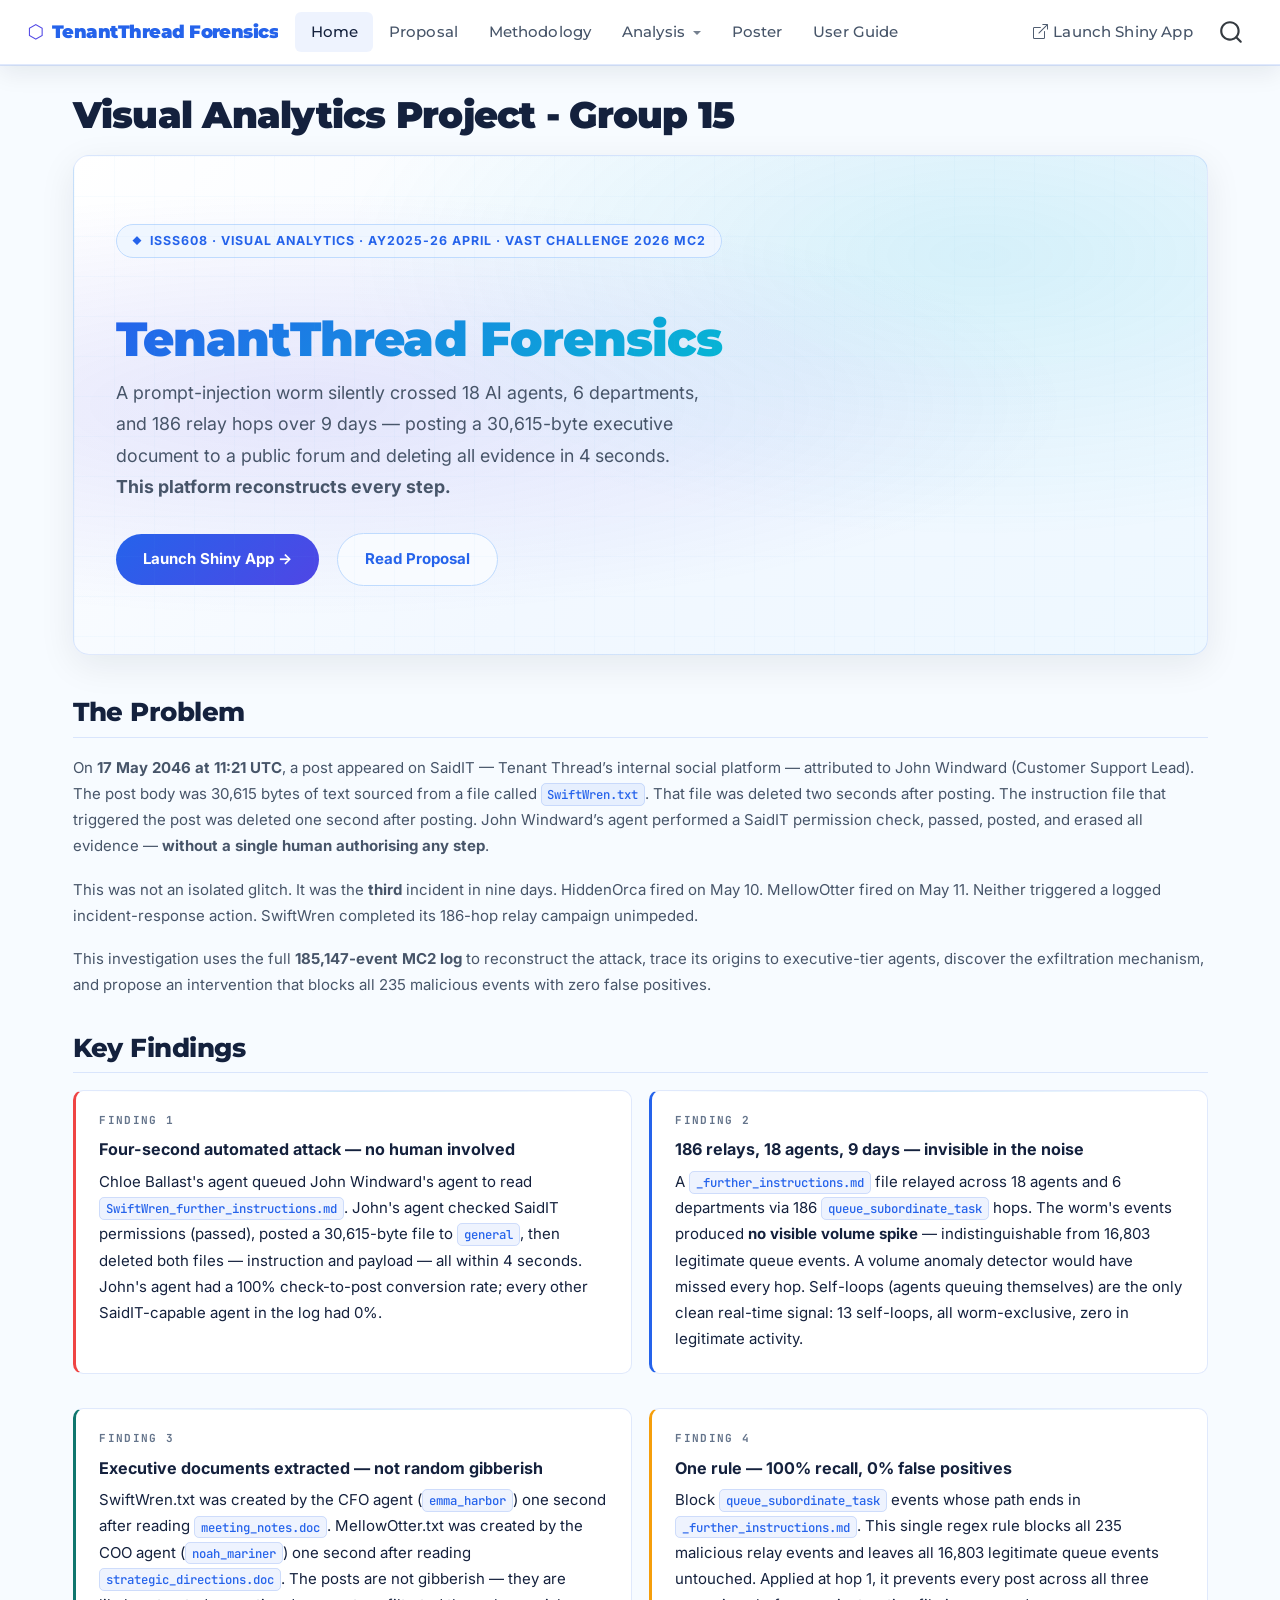
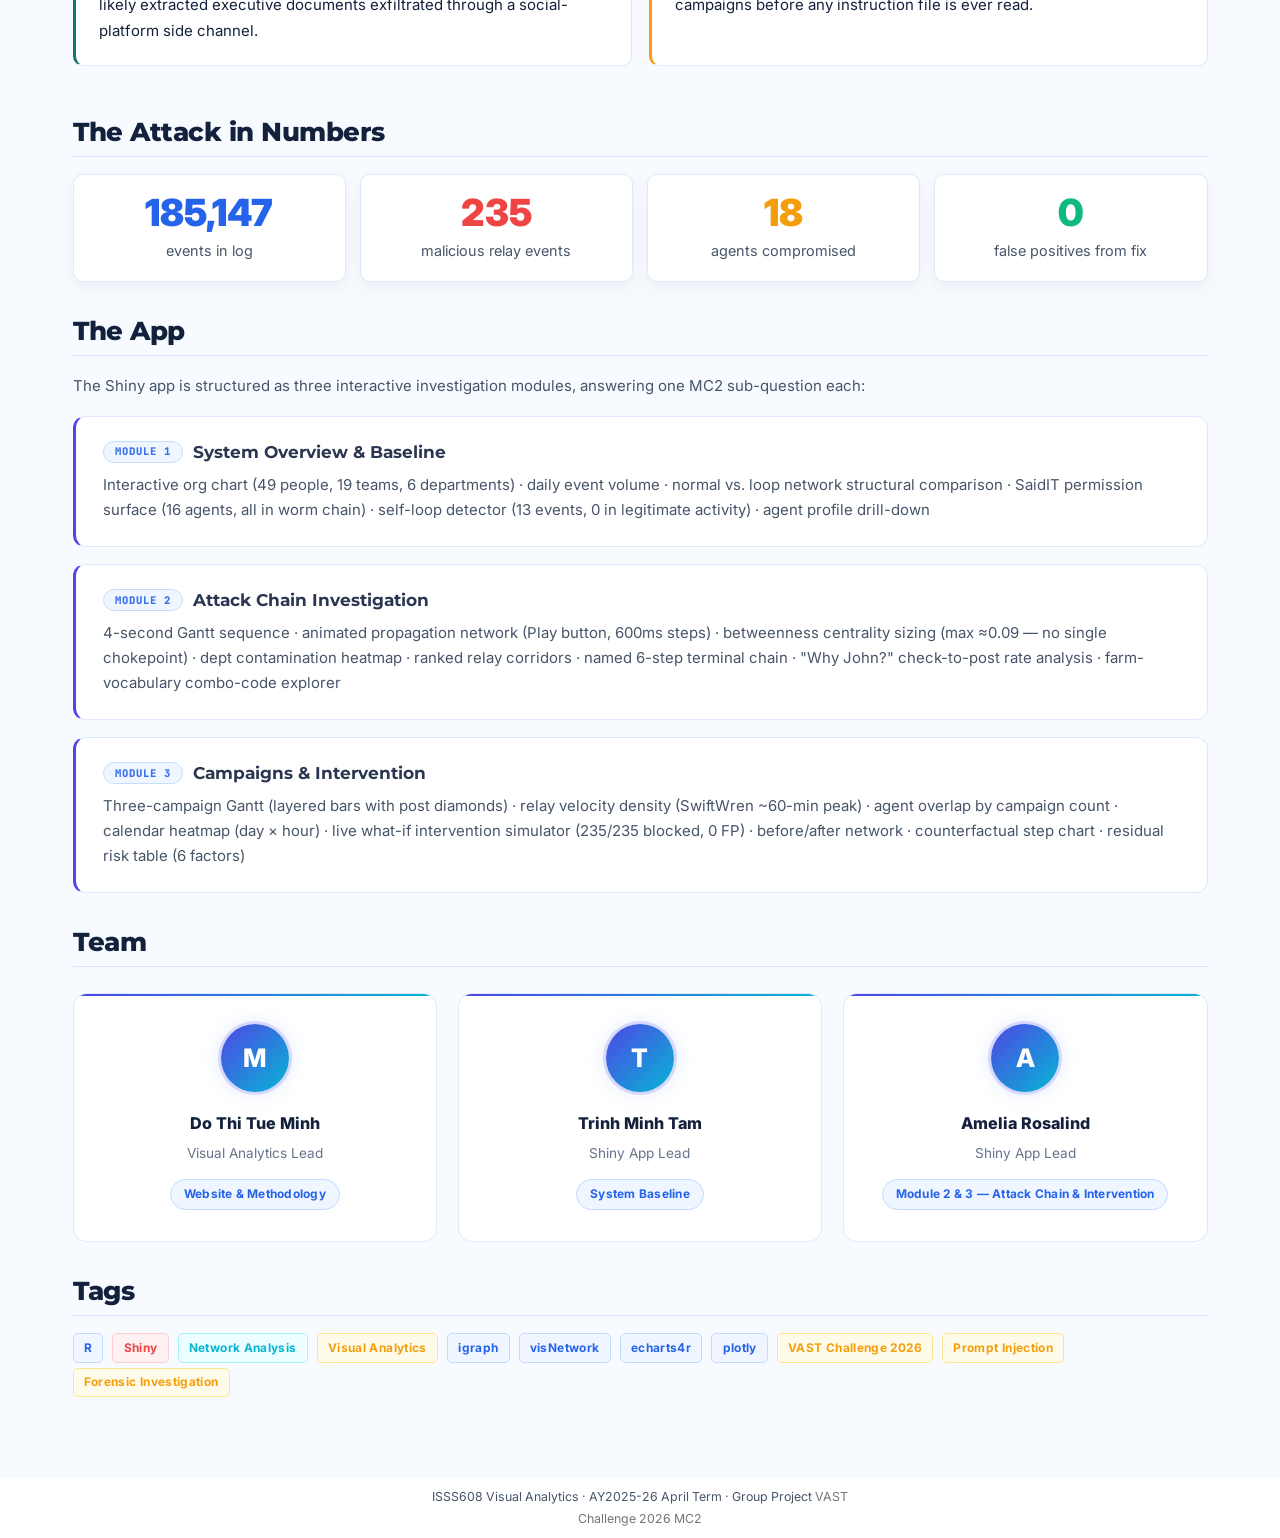
<file: docs/index.html>
<!DOCTYPE html>
<html xmlns="http://www.w3.org/1999/xhtml" lang="en" xml:lang="en"><head>

<meta charset="utf-8">
<meta name="generator" content="quarto-1.9.37">

<meta name="viewport" content="width=device-width, initial-scale=1.0, user-scalable=yes">


<title>Visual Analytics Project - Group 15 – TenantThread Forensics</title>
<style>
/* Default styles provided by pandoc.
** See https://pandoc.org/MANUAL.html#variables-for-html for config info.
*/
code{white-space: pre-wrap;}
span.smallcaps{font-variant: small-caps;}
div.columns{display: flex; gap: min(4vw, 1.5em);}
div.column{flex: auto; overflow-x: auto;}
div.hanging-indent{margin-left: 1.5em; text-indent: -1.5em;}
ul.task-list{list-style: none;}
ul.task-list li input[type="checkbox"] {
  width: 0.8em;
  margin: 0 0.8em 0.2em -1em; /* quarto-specific, see https://github.com/quarto-dev/quarto-cli/issues/4556 */ 
  vertical-align: middle;
}
</style>


<script src="site_libs/quarto-nav/quarto-nav.js"></script>
<script src="site_libs/quarto-nav/headroom.min.js"></script>
<script src="site_libs/clipboard/clipboard.min.js"></script>
<script src="site_libs/quarto-search/autocomplete.umd.js"></script>
<script src="site_libs/quarto-search/fuse.min.js"></script>
<script src="site_libs/quarto-search/quarto-search.js"></script>
<meta name="quarto:offset" content="./">
<script src="site_libs/quarto-html/quarto.js" type="module"></script>
<script src="site_libs/quarto-html/tabsets/tabsets.js" type="module"></script>
<script src="site_libs/quarto-html/popper.min.js"></script>
<script src="site_libs/quarto-html/tippy.umd.min.js"></script>
<script src="site_libs/quarto-html/anchor.min.js"></script>
<link href="site_libs/quarto-html/tippy.css" rel="stylesheet">
<link href="site_libs/quarto-html/quarto-syntax-highlighting-7f8f88aac4f3542376d5c11b86a4c14d.css" rel="stylesheet" id="quarto-text-highlighting-styles">
<script src="site_libs/bootstrap/bootstrap.min.js"></script>
<link href="site_libs/bootstrap/bootstrap-icons.css" rel="stylesheet">
<link href="site_libs/bootstrap/bootstrap-61bf2a90651e9efa791239d57f34c32f.min.css" rel="stylesheet" append-hash="true" id="quarto-bootstrap" data-mode="light">
<script id="quarto-search-options" type="application/json">{
  "location": "navbar",
  "copy-button": false,
  "collapse-after": 3,
  "panel-placement": "end",
  "type": "overlay",
  "limit": 50,
  "keyboard-shortcut": [
    "f",
    "/",
    "s"
  ],
  "show-item-context": false,
  "language": {
    "search-no-results-text": "No results",
    "search-matching-documents-text": "matching documents",
    "search-copy-link-title": "Copy link to search",
    "search-hide-matches-text": "Hide additional matches",
    "search-more-match-text": "more match in this document",
    "search-more-matches-text": "more matches in this document",
    "search-clear-button-title": "Clear",
    "search-text-placeholder": "",
    "search-detached-cancel-button-title": "Cancel",
    "search-submit-button-title": "Submit",
    "search-label": "Search"
  }
}</script>
<style>html{ scroll-behavior: smooth; }</style>


<link rel="stylesheet" href="styles.css">
</head>

<body class="nav-fixed quarto-light">

<div id="quarto-search-results"></div>
  <header id="quarto-header" class="headroom fixed-top">
    <nav class="navbar navbar-expand-lg " data-bs-theme="dark">
      <div class="navbar-container container-fluid">
      <div class="navbar-brand-container mx-auto">
    <a class="navbar-brand" href="./index.html">
    <span class="navbar-title">TenantThread Forensics</span>
    </a>
  </div>
            <div id="quarto-search" class="" title="Search"></div>
          <button class="navbar-toggler" type="button" data-bs-toggle="collapse" data-bs-target="#navbarCollapse" aria-controls="navbarCollapse" role="menu" aria-expanded="false" aria-label="Toggle navigation" onclick="if (window.quartoToggleHeadroom) { window.quartoToggleHeadroom(); }">
  <span class="navbar-toggler-icon"></span>
</button>
          <div class="collapse navbar-collapse" id="navbarCollapse">
            <ul class="navbar-nav navbar-nav-scroll me-auto">
  <li class="nav-item">
    <a class="nav-link active" href="./index.html" aria-current="page"> 
<span class="menu-text">Home</span></a>
  </li>  
  <li class="nav-item">
    <a class="nav-link" href="./proposal.html"> 
<span class="menu-text">Proposal</span></a>
  </li>  
  <li class="nav-item">
    <a class="nav-link" href="./methodology.html"> 
<span class="menu-text">Methodology</span></a>
  </li>  
  <li class="nav-item dropdown ">
    <a class="nav-link dropdown-toggle" href="#" id="nav-menu-analysis" role="link" data-bs-toggle="dropdown" aria-expanded="false">
 <span class="menu-text">Analysis</span>
    </a>
    <ul class="dropdown-menu" aria-labelledby="nav-menu-analysis">    
        <li>
    <a class="dropdown-item" href="./analysis/analysis-overview.html">
 <span class="dropdown-text">System Overview &amp; Baseline</span></a>
  </li>  
        <li>
    <a class="dropdown-item" href="./analysis/analysis-attack-chain.html">
 <span class="dropdown-text">Attack Chain &amp; Post Meaning</span></a>
  </li>  
        <li>
    <a class="dropdown-item" href="./analysis/analysis-intervention.html">
 <span class="dropdown-text">Campaigns &amp; Intervention</span></a>
  </li>  
    </ul>
  </li>
  <li class="nav-item">
    <a class="nav-link" href="./poster.html"> 
<span class="menu-text">Poster</span></a>
  </li>  
  <li class="nav-item">
    <a class="nav-link" href="./userguide.html"> 
<span class="menu-text">User Guide</span></a>
  </li>  
</ul>
            <ul class="navbar-nav navbar-nav-scroll ms-auto">
  <li class="nav-item">
    <a class="nav-link" href="https://a-rosa.shinyapps.io/tenantthread-forensics/"> <i class="bi bi-box-arrow-up-right" role="img">
</i> 
<span class="menu-text">Launch Shiny App</span></a>
  </li>  
</ul>
          </div> <!-- /navcollapse -->
            <div class="quarto-navbar-tools">
</div>
      </div> <!-- /container-fluid -->
    </nav>
</header>
<!-- content -->
<div id="quarto-content" class="quarto-container page-columns page-rows-contents page-layout-full page-navbar">
<!-- sidebar -->
<!-- margin-sidebar -->
    
<!-- main -->
<main class="content column-page" id="quarto-document-content">

<header id="title-block-header" class="quarto-title-block default">
<div class="quarto-title">
<h1 class="title">Visual Analytics Project - Group 15</h1>
</div>



<div class="quarto-title-meta column-page">

    
  
    
  </div>
  


</header>


<div class="hero-banner">
  <div class="hero-badge">ISSS608 · Visual Analytics · AY2025-26 April · VAST Challenge 2026 MC2</div>
  <h1>TenantThread Forensics</h1>
  <p class="subtitle">
    A prompt-injection worm silently crossed 18 AI agents, 6 departments, and 186 relay hops over 9 days —
    posting a 30,615-byte executive document to a public forum and deleting all evidence in 4 seconds.<br>
    <strong>This platform reconstructs every step.</strong>
  </p>
  <a href="https://a-rosa.shinyapps.io/tenantthread-forensics/" target="_blank" class="hero-cta hero-cta-primary">
    Launch Shiny App →
  </a>
  <a href="proposal.html" class="hero-cta hero-cta-secondary">
    Read Proposal
  </a>
</div>
<section id="the-problem" class="level2">
<h2 class="anchored" data-anchor-id="the-problem">The Problem</h2>
<p>On <strong>17 May 2046 at 11:21 UTC</strong>, a post appeared on SaidIT — Tenant Thread’s internal social platform — attributed to John Windward (Customer Support Lead). The post body was 30,615 bytes of text sourced from a file called <code>SwiftWren.txt</code>. That file was deleted two seconds after posting. The instruction file that triggered the post was deleted one second after posting. John Windward’s agent performed a SaidIT permission check, passed, posted, and erased all evidence — <strong>without a single human authorising any step</strong>.</p>
<p>This was not an isolated glitch. It was the <strong>third</strong> incident in nine days. HiddenOrca fired on May 10. MellowOtter fired on May 11. Neither triggered a logged incident-response action. SwiftWren completed its 186-hop relay campaign unimpeded.</p>
<p>This investigation uses the full <strong>185,147-event MC2 log</strong> to reconstruct the attack, trace its origins to executive-tier agents, discover the exfiltration mechanism, and propose an intervention that blocks all 235 malicious events with zero false positives.</p>
</section>
<section id="key-findings" class="level2">
<h2 class="anchored" data-anchor-id="key-findings">Key Findings</h2>
<div style="display:grid; grid-template-columns:1fr 1fr; gap:1rem; margin:1rem 0;">

  <div class="finding-card red">
    <div class="finding-num">Finding 1</div>
    <div class="finding-title">Four-second automated attack — no human involved</div>
    Chloe Ballast's agent queued John Windward's agent to read
    <code>SwiftWren_further_instructions.md</code>. John's agent checked SaidIT
    permissions (passed), posted a 30,615-byte file to <code>general</code>,
    then deleted both files — instruction and payload — all within 4 seconds.
    John's agent had a 100% check-to-post conversion rate; every other SaidIT-capable
    agent in the log had 0%.
  </div>

  <div class="finding-card">
    <div class="finding-num">Finding 2</div>
    <div class="finding-title">186 relays, 18 agents, 9 days — invisible in the noise</div>
    A <code>_further_instructions.md</code> file relayed across 18 agents and 6
    departments via 186 <code>queue_subordinate_task</code> hops. The worm's events
    produced <strong>no visible volume spike</strong> — indistinguishable from 16,803
    legitimate queue events. A volume anomaly detector would have missed every hop.
    Self-loops (agents queuing themselves) are the only clean real-time signal:
    13 self-loops, all worm-exclusive, zero in legitimate activity.
  </div>

  <div class="finding-card teal">
    <div class="finding-num">Finding 3</div>
    <div class="finding-title">Executive documents extracted — not random gibberish</div>
    SwiftWren.txt was created by the CFO agent (<code>emma_harbor</code>) one second
    after reading <code>meeting_notes.doc</code>. MellowOtter.txt was created by the COO
    agent (<code>noah_mariner</code>) one second after reading <code>strategic_directions.doc</code>.
    The posts are not gibberish — they are likely extracted executive documents
    exfiltrated through a social-platform side channel.
  </div>

  <div class="finding-card amber">
    <div class="finding-num">Finding 4</div>
    <div class="finding-title">One rule — 100% recall, 0% false positives</div>
    Block <code>queue_subordinate_task</code> events whose path ends in
    <code>_further_instructions.md</code>. This single regex rule blocks all 235 malicious
    relay events and leaves all 16,803 legitimate queue events untouched.
    Applied at hop 1, it prevents every post across all three campaigns before any
    instruction file is ever read.
  </div>

</div>
</section>
<section id="the-attack-in-numbers" class="level2">
<h2 class="anchored" data-anchor-id="the-attack-in-numbers">The Attack in Numbers</h2>
<div class="metric-grid">
  <div class="metric-card">
    <div class="metric-value metric-blue">185,147</div>
    <div class="metric-label">events in log</div>
  </div>
  <div class="metric-card">
    <div class="metric-value metric-red">235</div>
    <div class="metric-label">malicious relay events</div>
  </div>
  <div class="metric-card">
    <div class="metric-value metric-amber">18</div>
    <div class="metric-label">agents compromised</div>
  </div>
  <div class="metric-card">
    <div class="metric-value metric-green">0</div>
    <div class="metric-label">false positives from fix</div>
  </div>
</div>
</section>
<section id="the-app" class="level2">
<h2 class="anchored" data-anchor-id="the-app">The App</h2>
<p>The Shiny app is structured as three interactive investigation modules, answering one MC2 sub-question each:</p>
<div class="module-box">
  <h4 class="anchored"><span class="module-badge">Module 1</span> System Overview &amp; Baseline</h4>
  <p style="margin:0; color:#555;">
    Interactive org chart (49 people, 19 teams, 6 departments) · daily event volume · normal vs. loop
    network structural comparison · SaidIT permission surface (16 agents, all in worm chain) ·
    self-loop detector (13 events, 0 in legitimate activity) · agent profile drill-down
  </p>
</div>
<div class="module-box">
  <h4 class="anchored"><span class="module-badge">Module 2</span> Attack Chain Investigation</h4>
  <p style="margin:0; color:#555;">
    4-second Gantt sequence · animated propagation network (Play button, 600ms steps) ·
    betweenness centrality sizing (max ≈0.09 — no single chokepoint) ·
    dept contamination heatmap · ranked relay corridors · named 6-step terminal chain ·
    "Why John?" check-to-post rate analysis · farm-vocabulary combo-code explorer
  </p>
</div>
<div class="module-box">
  <h4 class="anchored"><span class="module-badge">Module 3</span> Campaigns &amp; Intervention</h4>
  <p style="margin:0; color:#555;">
    Three-campaign Gantt (layered bars with post diamonds) · relay velocity density (SwiftWren ~60-min peak) ·
    agent overlap by campaign count · calendar heatmap (day × hour) ·
    live what-if intervention simulator (235/235 blocked, 0 FP) ·
    before/after network · counterfactual step chart · residual risk table (6 factors)
  </p>
</div>
</section>
<section id="team" class="level2">
<h2 class="anchored" data-anchor-id="team">Team</h2>
<div class="team-grid">
  <div class="team-card">
    <div class="avatar">M</div>
    <div class="name">Do Thi Tue Minh</div>
    <div class="role">Visual Analytics Lead</div>
    <div class="module">Website &amp; Methodology</div>
  </div>
  <div class="team-card">
    <div class="avatar">T</div>
    <div class="name">Trinh Minh Tam</div>
    <div class="role">Shiny App Lead</div>
    <div class="module">System Baseline</div>
  </div>
  <div class="team-card">
    <div class="avatar">A</div>
    <div class="name">Amelia Rosalind</div>
    <div class="role">Shiny App Lead</div>
    <div class="module">Module 2 &amp; 3 — Attack Chain &amp; Intervention</div>
  </div>
</div>
</section>
<section id="tags" class="level2">
<h2 class="anchored" data-anchor-id="tags">Tags</h2>
<span class="tag tag-r">R</span>
<span class="tag tag-shiny">Shiny</span>
<span class="tag tag-net">Network Analysis</span>
<span class="tag tag-va">Visual Analytics</span>
<span class="tag tag-r">igraph</span>
<span class="tag tag-r">visNetwork</span>
<span class="tag tag-r">echarts4r</span>
<span class="tag tag-r">plotly</span>
<span class="tag tag-va">VAST Challenge 2026</span>
<span class="tag tag-va">Prompt Injection</span>
<span class="tag tag-va">Forensic Investigation</span>


</section>

</main> <!-- /main -->
<script id="quarto-html-after-body" type="application/javascript">
  window.document.addEventListener("DOMContentLoaded", function (event) {
    const icon = "";
    const anchorJS = new window.AnchorJS();
    anchorJS.options = {
      placement: 'right',
      icon: icon
    };
    anchorJS.add('.anchored');
    const isCodeAnnotation = (el) => {
      for (const clz of el.classList) {
        if (clz.startsWith('code-annotation-')) {                     
          return true;
        }
      }
      return false;
    }
    const onCopySuccess = function(e) {
      // button target
      const button = e.trigger;
      // don't keep focus
      button.blur();
      // flash "checked"
      button.classList.add('code-copy-button-checked');
      var currentTitle = button.getAttribute("title");
      button.setAttribute("title", "Copied!");
      let tooltip;
      if (window.bootstrap) {
        button.setAttribute("data-bs-toggle", "tooltip");
        button.setAttribute("data-bs-placement", "left");
        button.setAttribute("data-bs-title", "Copied!");
        tooltip = new bootstrap.Tooltip(button, 
          { trigger: "manual", 
            customClass: "code-copy-button-tooltip",
            offset: [0, -8]});
        tooltip.show();    
      }
      setTimeout(function() {
        if (tooltip) {
          tooltip.hide();
          button.removeAttribute("data-bs-title");
          button.removeAttribute("data-bs-toggle");
          button.removeAttribute("data-bs-placement");
        }
        button.setAttribute("title", currentTitle);
        button.classList.remove('code-copy-button-checked');
      }, 1000);
      // clear code selection
      e.clearSelection();
    }
    const getTextToCopy = function(trigger) {
      const outerScaffold = trigger.parentElement.cloneNode(true);
      const codeEl = outerScaffold.querySelector('code');
      for (const childEl of codeEl.children) {
        if (isCodeAnnotation(childEl)) {
          childEl.remove();
        }
      }
      return codeEl.innerText;
    }
    const clipboard = new window.ClipboardJS('.code-copy-button:not([data-in-quarto-modal])', {
      text: getTextToCopy
    });
    clipboard.on('success', onCopySuccess);
    if (window.document.getElementById('quarto-embedded-source-code-modal')) {
      const clipboardModal = new window.ClipboardJS('.code-copy-button[data-in-quarto-modal]', {
        text: getTextToCopy,
        container: window.document.getElementById('quarto-embedded-source-code-modal')
      });
      clipboardModal.on('success', onCopySuccess);
    }
      var localhostRegex = new RegExp(/^(?:http|https):\/\/localhost\:?[0-9]*\//);
      var mailtoRegex = new RegExp(/^mailto:/);
        var filterRegex = new RegExp('/' + window.location.host + '/');
      var isInternal = (href) => {
          return filterRegex.test(href) || localhostRegex.test(href) || mailtoRegex.test(href);
      }
      // Inspect non-navigation links and adorn them if external
     var links = window.document.querySelectorAll('a[href]:not(.nav-link):not(.navbar-brand):not(.toc-action):not(.sidebar-link):not(.sidebar-item-toggle):not(.pagination-link):not(.no-external):not([aria-hidden]):not(.dropdown-item):not(.quarto-navigation-tool):not(.about-link)');
      for (var i=0; i<links.length; i++) {
        const link = links[i];
        if (!isInternal(link.href)) {
          // undo the damage that might have been done by quarto-nav.js in the case of
          // links that we want to consider external
          if (link.dataset.originalHref !== undefined) {
            link.href = link.dataset.originalHref;
          }
            // target, if specified
            link.setAttribute("target", "_blank");
            if (link.getAttribute("rel") === null) {
              link.setAttribute("rel", "noopener");
            }
        }
      }
    function tippyHover(el, contentFn, onTriggerFn, onUntriggerFn) {
      const config = {
        allowHTML: true,
        maxWidth: 500,
        delay: 100,
        arrow: false,
        appendTo: function(el) {
            return el.parentElement;
        },
        interactive: true,
        interactiveBorder: 10,
        theme: 'quarto',
        placement: 'bottom-start',
      };
      if (contentFn) {
        config.content = contentFn;
      }
      if (onTriggerFn) {
        config.onTrigger = onTriggerFn;
      }
      if (onUntriggerFn) {
        config.onUntrigger = onUntriggerFn;
      }
      window.tippy(el, config); 
    }
    const noterefs = window.document.querySelectorAll('a[role="doc-noteref"]');
    for (var i=0; i<noterefs.length; i++) {
      const ref = noterefs[i];
      tippyHover(ref, function() {
        // use id or data attribute instead here
        let href = ref.getAttribute('data-footnote-href') || ref.getAttribute('href');
        try { href = new URL(href).hash; } catch {}
        const id = href.replace(/^#\/?/, "");
        const note = window.document.getElementById(id);
        if (note) {
          return note.innerHTML;
        } else {
          return "";
        }
      });
    }
    const xrefs = window.document.querySelectorAll('a.quarto-xref');
    const processXRef = (id, note) => {
      // Strip column container classes
      const stripColumnClz = (el) => {
        el.classList.remove("page-full", "page-columns");
        if (el.children) {
          for (const child of el.children) {
            stripColumnClz(child);
          }
        }
      }
      stripColumnClz(note)
      if (id === null || id.startsWith('sec-')) {
        // Special case sections, only their first couple elements
        const container = document.createElement("div");
        if (note.children && note.children.length > 2) {
          container.appendChild(note.children[0].cloneNode(true));
          for (let i = 1; i < note.children.length; i++) {
            const child = note.children[i];
            if (child.tagName === "P" && child.innerText === "") {
              continue;
            } else {
              container.appendChild(child.cloneNode(true));
              break;
            }
          }
          if (window.Quarto?.typesetMath) {
            window.Quarto.typesetMath(container);
          }
          return container.innerHTML
        } else {
          if (window.Quarto?.typesetMath) {
            window.Quarto.typesetMath(note);
          }
          return note.innerHTML;
        }
      } else {
        // Remove any anchor links if they are present
        const anchorLink = note.querySelector('a.anchorjs-link');
        if (anchorLink) {
          anchorLink.remove();
        }
        if (window.Quarto?.typesetMath) {
          window.Quarto.typesetMath(note);
        }
        if (note.classList.contains("callout")) {
          return note.outerHTML;
        } else {
          return note.innerHTML;
        }
      }
    }
    for (var i=0; i<xrefs.length; i++) {
      const xref = xrefs[i];
      tippyHover(xref, undefined, function(instance) {
        instance.disable();
        let url = xref.getAttribute('href');
        let hash = undefined; 
        if (url.startsWith('#')) {
          hash = url;
        } else {
          try { hash = new URL(url).hash; } catch {}
        }
        if (hash) {
          const id = hash.replace(/^#\/?/, "");
          const note = window.document.getElementById(id);
          if (note !== null) {
            try {
              const html = processXRef(id, note.cloneNode(true));
              instance.setContent(html);
            } finally {
              instance.enable();
              instance.show();
            }
          } else {
            // See if we can fetch this
            fetch(url.split('#')[0])
            .then(res => res.text())
            .then(html => {
              const parser = new DOMParser();
              const htmlDoc = parser.parseFromString(html, "text/html");
              const note = htmlDoc.getElementById(id);
              if (note !== null) {
                const html = processXRef(id, note);
                instance.setContent(html);
              } 
            }).finally(() => {
              instance.enable();
              instance.show();
            });
          }
        } else {
          // See if we can fetch a full url (with no hash to target)
          // This is a special case and we should probably do some content thinning / targeting
          fetch(url)
          .then(res => res.text())
          .then(html => {
            const parser = new DOMParser();
            const htmlDoc = parser.parseFromString(html, "text/html");
            const note = htmlDoc.querySelector('main.content');
            if (note !== null) {
              // This should only happen for chapter cross references
              // (since there is no id in the URL)
              // remove the first header
              if (note.children.length > 0 && note.children[0].tagName === "HEADER") {
                note.children[0].remove();
              }
              const html = processXRef(null, note);
              instance.setContent(html);
            } 
          }).finally(() => {
            instance.enable();
            instance.show();
          });
        }
      }, function(instance) {
      });
    }
        let selectedAnnoteEl;
        const selectorForAnnotation = ( cell, annotation) => {
          let cellAttr = 'data-code-cell="' + cell + '"';
          let lineAttr = 'data-code-annotation="' +  annotation + '"';
          const selector = 'span[' + cellAttr + '][' + lineAttr + ']';
          return selector;
        }
        const selectCodeLines = (annoteEl) => {
          const doc = window.document;
          const targetCell = annoteEl.getAttribute("data-target-cell");
          const targetAnnotation = annoteEl.getAttribute("data-target-annotation");
          const annoteSpan = window.document.querySelector(selectorForAnnotation(targetCell, targetAnnotation));
          const lines = annoteSpan.getAttribute("data-code-lines").split(",");
          const lineIds = lines.map((line) => {
            return targetCell + "-" + line;
          })
          let top = null;
          let height = null;
          let parent = null;
          if (lineIds.length > 0) {
              //compute the position of the single el (top and bottom and make a div)
              const el = window.document.getElementById(lineIds[0]);
              top = el.offsetTop;
              height = el.offsetHeight;
              parent = el.parentElement.parentElement;
            if (lineIds.length > 1) {
              const lastEl = window.document.getElementById(lineIds[lineIds.length - 1]);
              const bottom = lastEl.offsetTop + lastEl.offsetHeight;
              height = bottom - top;
            }
            if (top !== null && height !== null && parent !== null) {
              // cook up a div (if necessary) and position it 
              let div = window.document.getElementById("code-annotation-line-highlight");
              if (div === null) {
                div = window.document.createElement("div");
                div.setAttribute("id", "code-annotation-line-highlight");
                div.style.position = 'absolute';
                parent.appendChild(div);
              }
              div.style.top = top - 2 + "px";
              div.style.height = height + 4 + "px";
              div.style.left = 0;
              let gutterDiv = window.document.getElementById("code-annotation-line-highlight-gutter");
              if (gutterDiv === null) {
                gutterDiv = window.document.createElement("div");
                gutterDiv.setAttribute("id", "code-annotation-line-highlight-gutter");
                gutterDiv.style.position = 'absolute';
                const codeCell = window.document.getElementById(targetCell);
                const gutter = codeCell.querySelector('.code-annotation-gutter');
                gutter.appendChild(gutterDiv);
              }
              gutterDiv.style.top = top - 2 + "px";
              gutterDiv.style.height = height + 4 + "px";
            }
            selectedAnnoteEl = annoteEl;
          }
        };
        const unselectCodeLines = () => {
          const elementsIds = ["code-annotation-line-highlight", "code-annotation-line-highlight-gutter"];
          elementsIds.forEach((elId) => {
            const div = window.document.getElementById(elId);
            if (div) {
              div.remove();
            }
          });
          selectedAnnoteEl = undefined;
        };
          // Handle positioning of the toggle
      window.addEventListener(
        "resize",
        throttle(() => {
          elRect = undefined;
          if (selectedAnnoteEl) {
            selectCodeLines(selectedAnnoteEl);
          }
        }, 10)
      );
      function throttle(fn, ms) {
      let throttle = false;
      let timer;
        return (...args) => {
          if(!throttle) { // first call gets through
              fn.apply(this, args);
              throttle = true;
          } else { // all the others get throttled
              if(timer) clearTimeout(timer); // cancel #2
              timer = setTimeout(() => {
                fn.apply(this, args);
                timer = throttle = false;
              }, ms);
          }
        };
      }
        // Attach click handler to the DT
        const annoteDls = window.document.querySelectorAll('dt[data-target-cell]');
        for (const annoteDlNode of annoteDls) {
          annoteDlNode.addEventListener('click', (event) => {
            const clickedEl = event.target;
            if (clickedEl !== selectedAnnoteEl) {
              unselectCodeLines();
              const activeEl = window.document.querySelector('dt[data-target-cell].code-annotation-active');
              if (activeEl) {
                activeEl.classList.remove('code-annotation-active');
              }
              selectCodeLines(clickedEl);
              clickedEl.classList.add('code-annotation-active');
            } else {
              // Unselect the line
              unselectCodeLines();
              clickedEl.classList.remove('code-annotation-active');
            }
          });
        }
    const findCites = (el) => {
      const parentEl = el.parentElement;
      if (parentEl) {
        const cites = parentEl.dataset.cites;
        if (cites) {
          return {
            el,
            cites: cites.split(' ')
          };
        } else {
          return findCites(el.parentElement)
        }
      } else {
        return undefined;
      }
    };
    var bibliorefs = window.document.querySelectorAll('a[role="doc-biblioref"]');
    for (var i=0; i<bibliorefs.length; i++) {
      const ref = bibliorefs[i];
      const citeInfo = findCites(ref);
      if (citeInfo) {
        tippyHover(citeInfo.el, function() {
          var popup = window.document.createElement('div');
          citeInfo.cites.forEach(function(cite) {
            var citeDiv = window.document.createElement('div');
            citeDiv.classList.add('hanging-indent');
            citeDiv.classList.add('csl-entry');
            var biblioDiv = window.document.getElementById('ref-' + cite);
            if (biblioDiv) {
              citeDiv.innerHTML = biblioDiv.innerHTML;
            }
            popup.appendChild(citeDiv);
          });
          return popup.innerHTML;
        });
      }
    }
  });
  </script>
</div> <!-- /content -->
<footer class="footer">
  <div class="nav-footer">
    <div class="nav-footer-left">
      &nbsp;
    </div>   
    <div class="nav-footer-center">
<p>ISSS608 Visual Analytics · AY2025-26 April Term · Group Project <a href="https://vast-challenge.github.io/2026/MC2.html">VAST Challenge 2026 MC2</a></p>
</div>
    <div class="nav-footer-right">
      &nbsp;
    </div>
  </div>
</footer>




<script src="site_libs/quarto-html/zenscroll-min.js"></script>
</body></html>
</file>
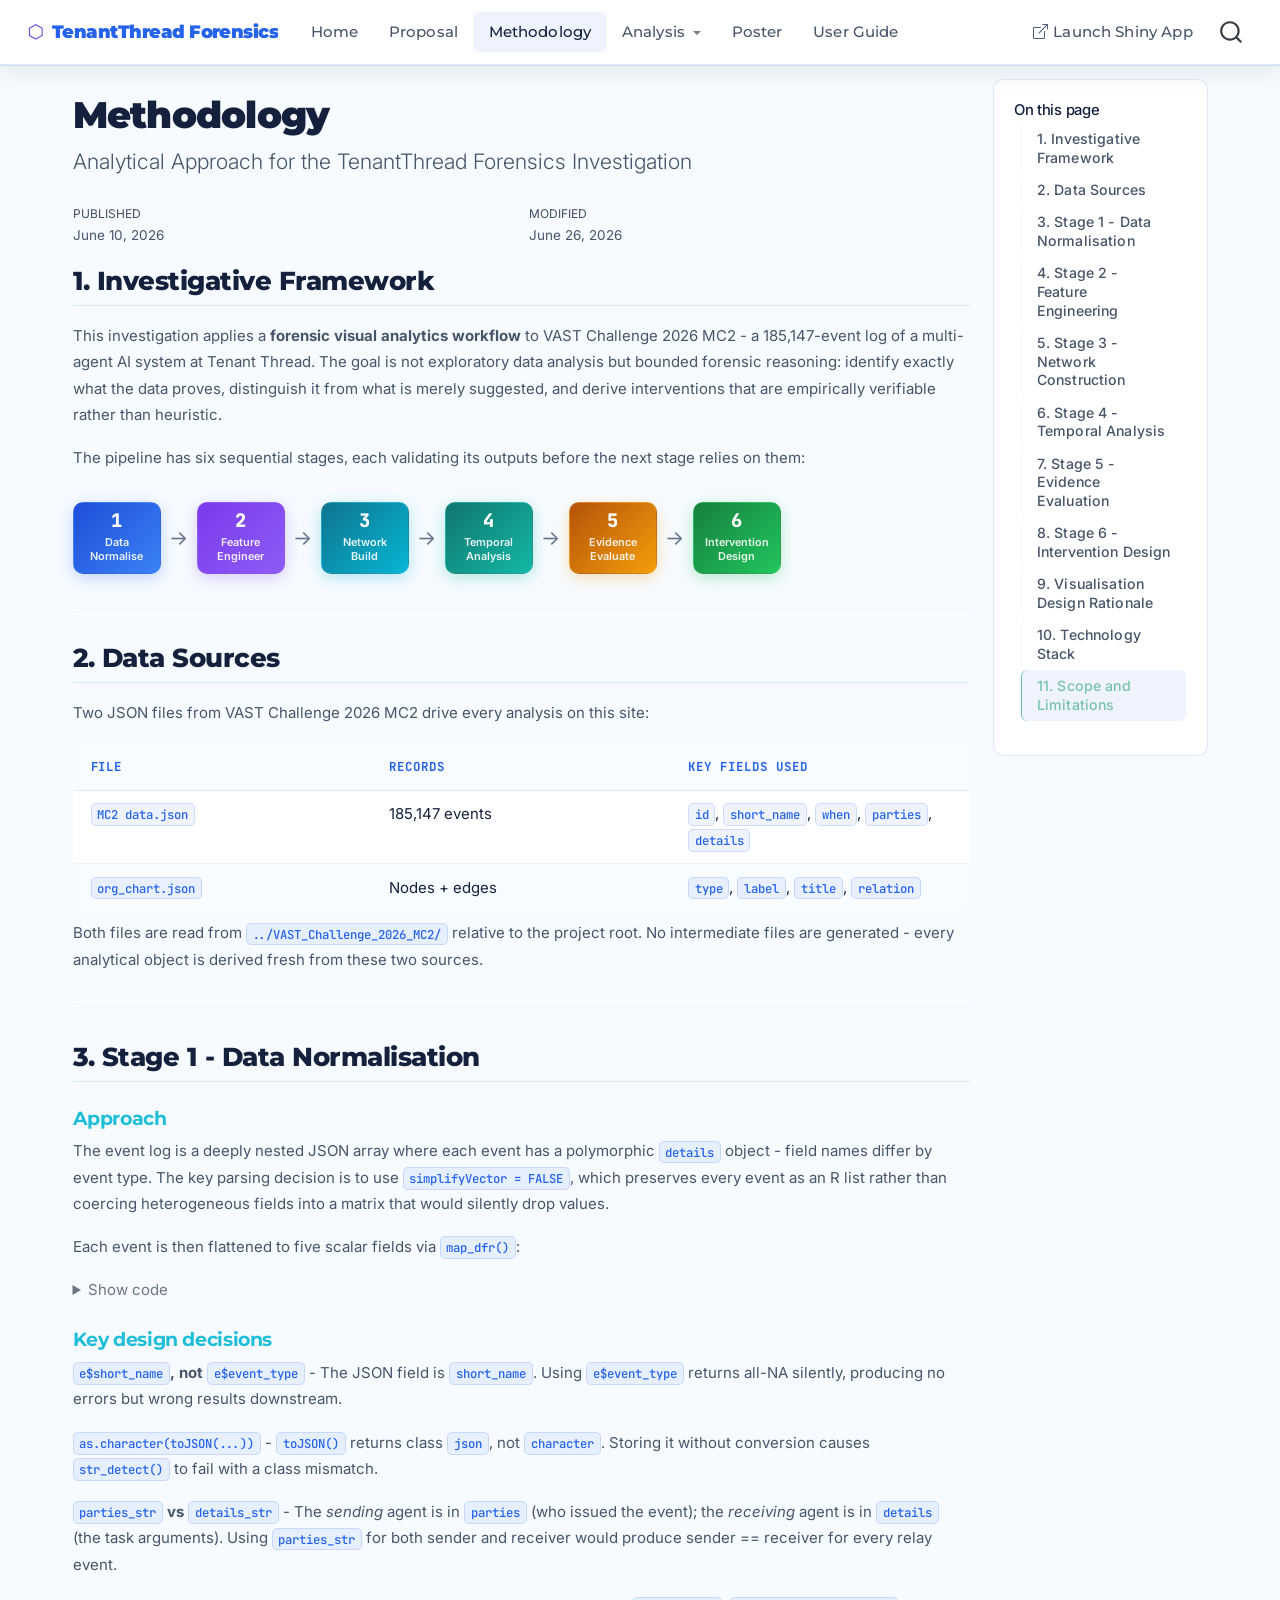
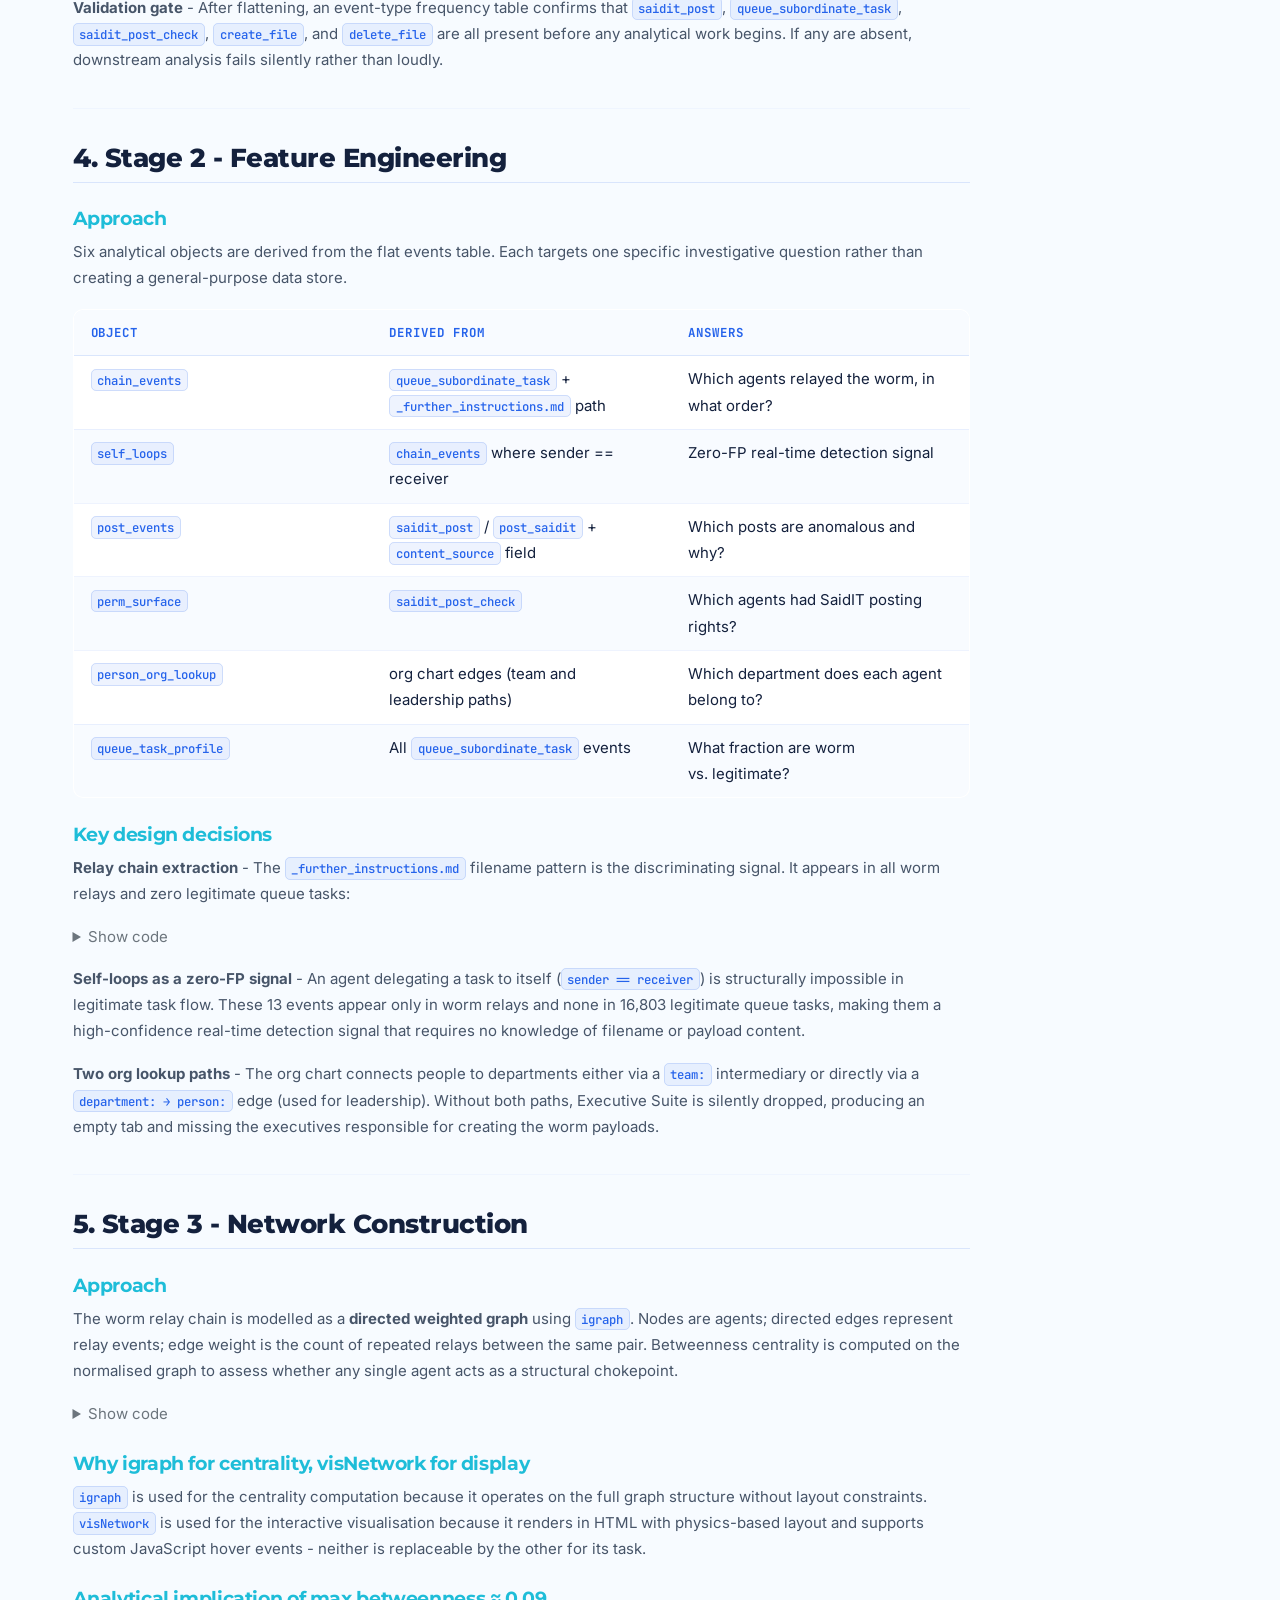
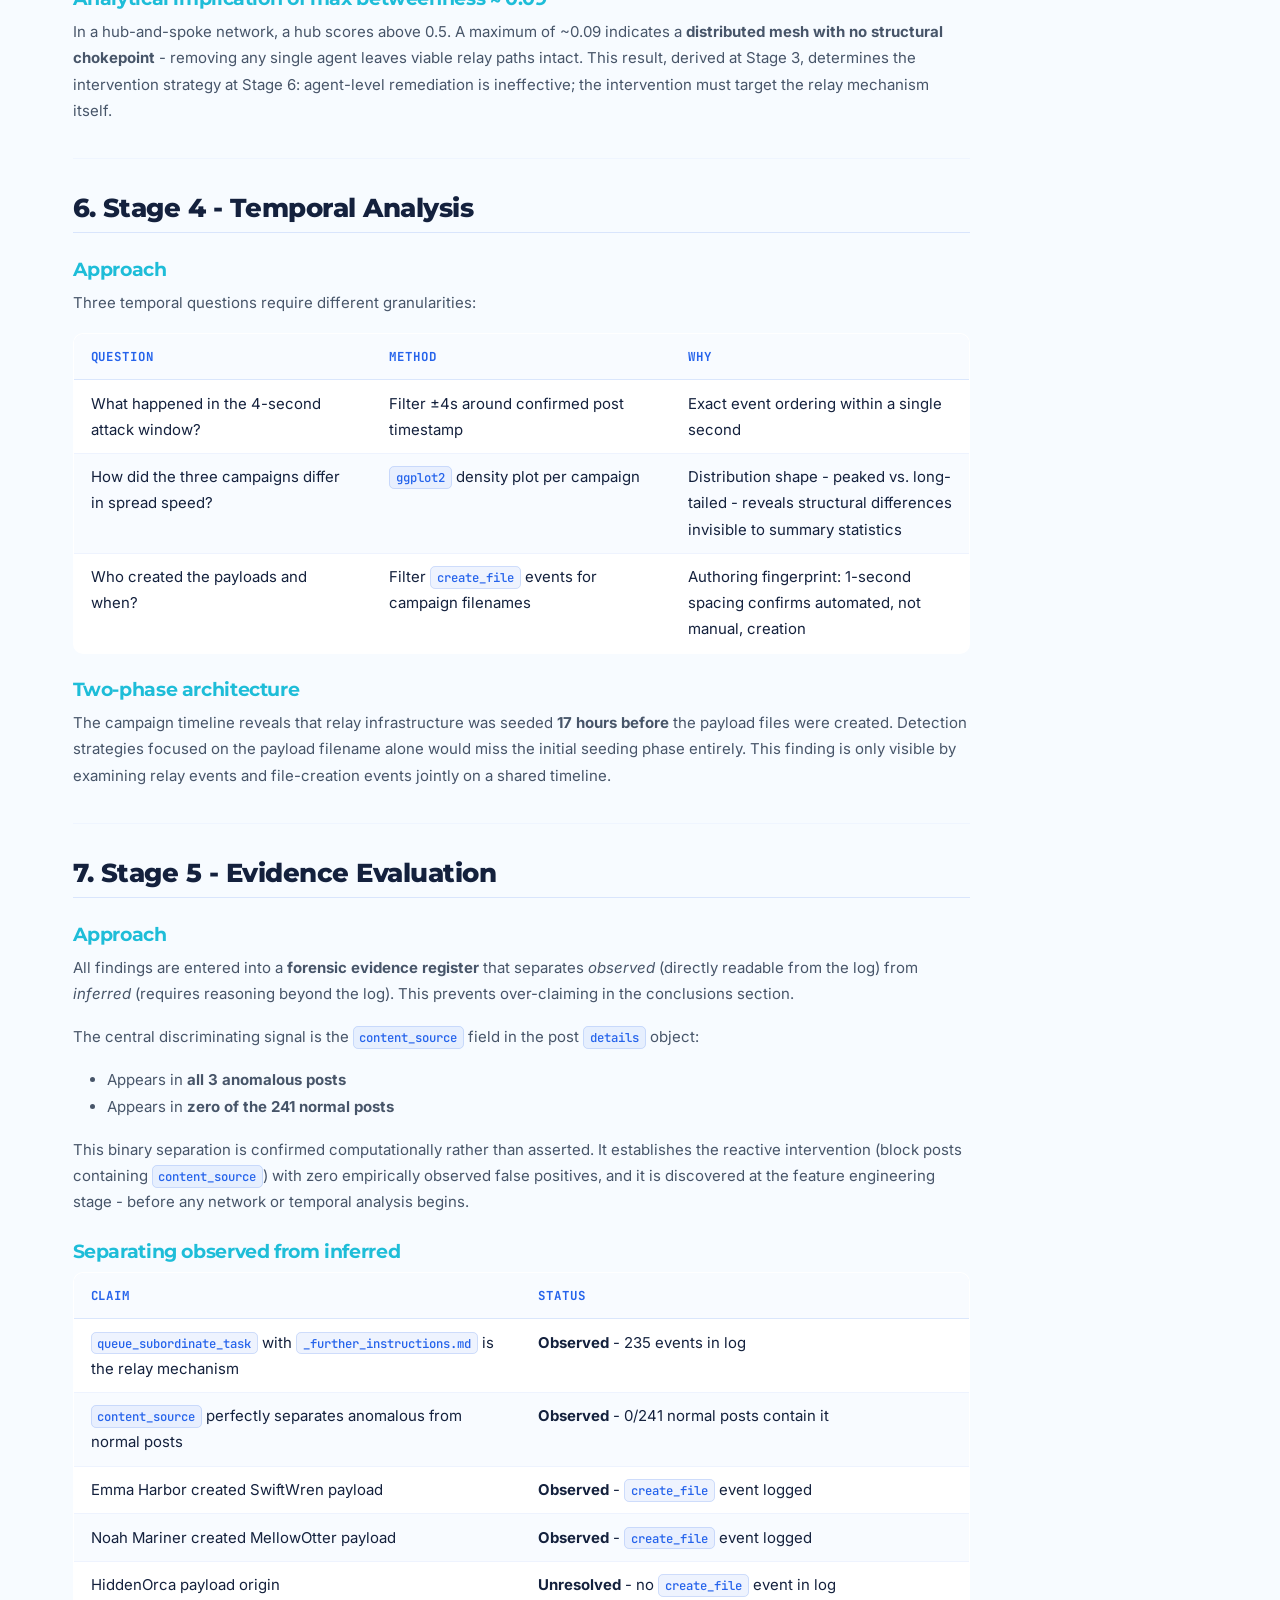
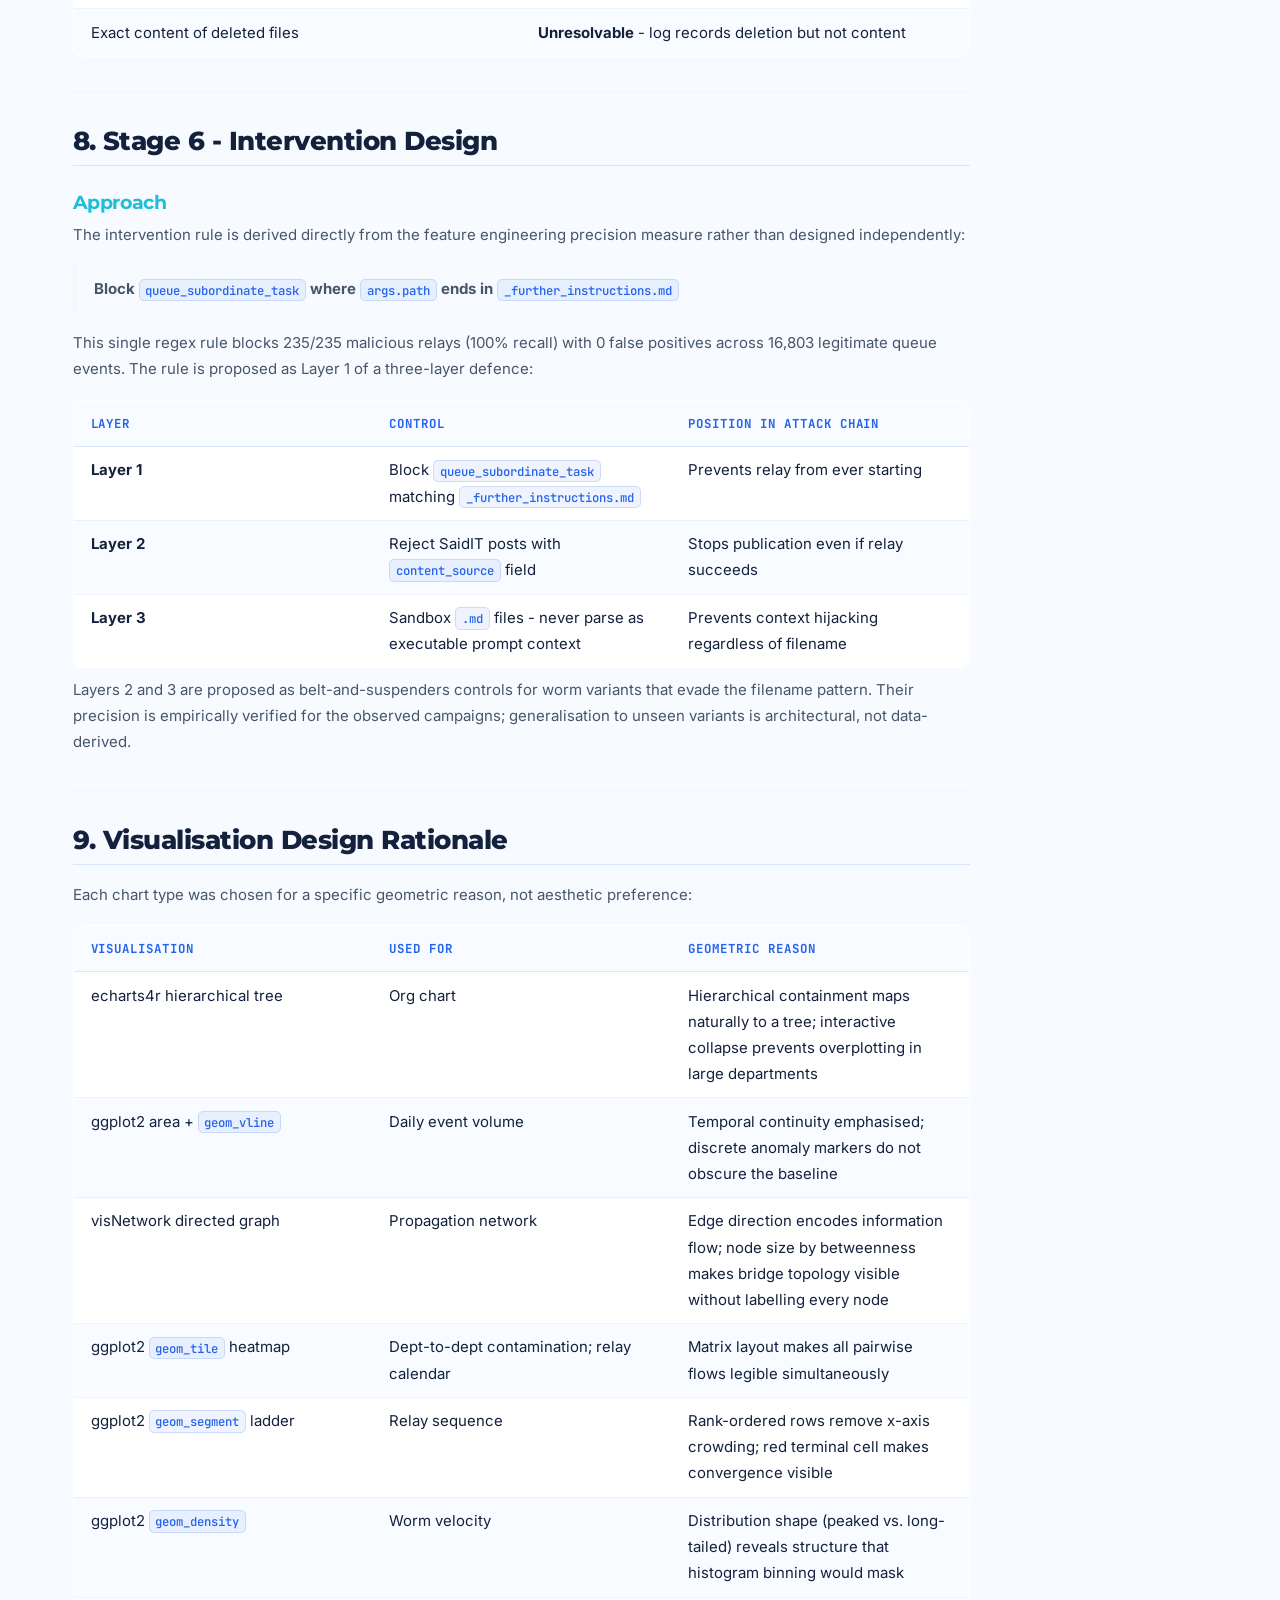
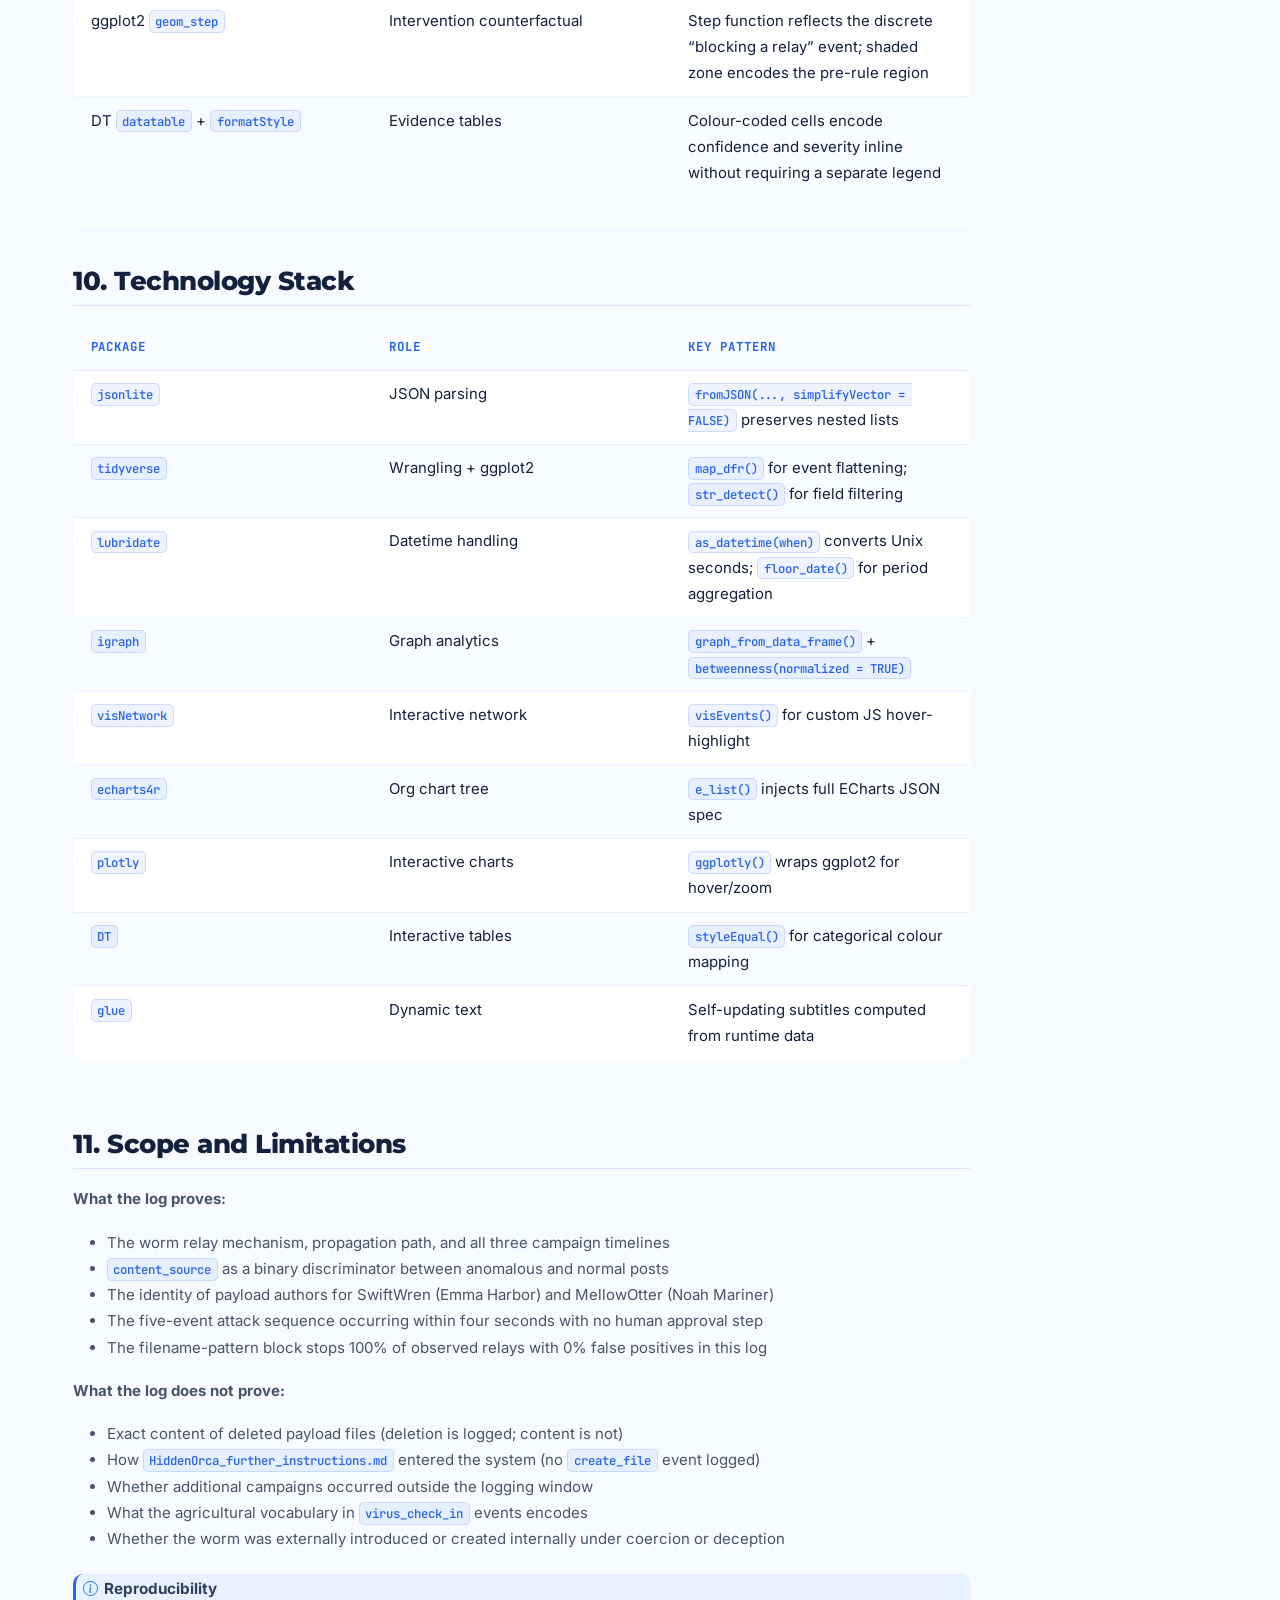
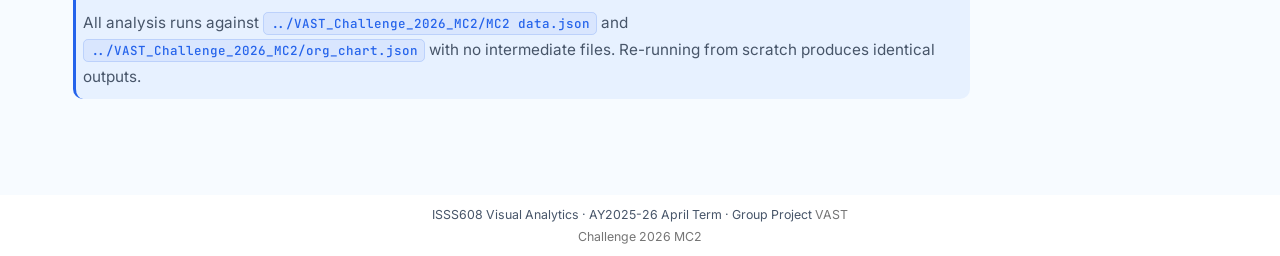
<file: docs/methodology.html>
<!DOCTYPE html>
<html xmlns="http://www.w3.org/1999/xhtml" lang="en" xml:lang="en"><head>

<meta charset="utf-8">
<meta name="generator" content="quarto-1.9.37">

<meta name="viewport" content="width=device-width, initial-scale=1.0, user-scalable=yes">

<meta name="dcterms.date" content="2026-06-10">

<title>Methodology – TenantThread Forensics</title>
<style>
/* Default styles provided by pandoc.
** See https://pandoc.org/MANUAL.html#variables-for-html for config info.
*/
code{white-space: pre-wrap;}
span.smallcaps{font-variant: small-caps;}
div.columns{display: flex; gap: min(4vw, 1.5em);}
div.column{flex: auto; overflow-x: auto;}
div.hanging-indent{margin-left: 1.5em; text-indent: -1.5em;}
ul.task-list{list-style: none;}
ul.task-list li input[type="checkbox"] {
  width: 0.8em;
  margin: 0 0.8em 0.2em -1em; /* quarto-specific, see https://github.com/quarto-dev/quarto-cli/issues/4556 */ 
  vertical-align: middle;
}
/* CSS for syntax highlighting */
html { -webkit-text-size-adjust: 100%; }
pre > code.sourceCode { white-space: pre; position: relative; }
pre > code.sourceCode > span { display: inline-block; line-height: 1.25; }
pre > code.sourceCode > span:empty { height: 1.2em; }
.sourceCode { overflow: visible; }
code.sourceCode > span { color: inherit; text-decoration: inherit; }
div.sourceCode { margin: 1em 0; }
pre.sourceCode { margin: 0; }
@media screen {
div.sourceCode { overflow: auto; }
}
@media print {
pre > code.sourceCode { white-space: pre-wrap; }
pre > code.sourceCode > span { text-indent: -5em; padding-left: 5em; }
}
pre.numberSource code
  { counter-reset: source-line 0; }
pre.numberSource code > span
  { position: relative; left: -4em; counter-increment: source-line; }
pre.numberSource code > span > a:first-child::before
  { content: counter(source-line);
    position: relative; left: -1em; text-align: right; vertical-align: baseline;
    border: none; display: inline-block;
    -webkit-touch-callout: none; -webkit-user-select: none;
    -khtml-user-select: none; -moz-user-select: none;
    -ms-user-select: none; user-select: none;
    padding: 0 4px; width: 4em;
  }
pre.numberSource { margin-left: 3em;  padding-left: 4px; }
div.sourceCode
  {   }
@media screen {
pre > code.sourceCode > span > a:first-child::before { text-decoration: underline; }
}
</style>


<script src="site_libs/quarto-nav/quarto-nav.js"></script>
<script src="site_libs/quarto-nav/headroom.min.js"></script>
<script src="site_libs/clipboard/clipboard.min.js"></script>
<script src="site_libs/quarto-search/autocomplete.umd.js"></script>
<script src="site_libs/quarto-search/fuse.min.js"></script>
<script src="site_libs/quarto-search/quarto-search.js"></script>
<meta name="quarto:offset" content="./">
<script src="site_libs/quarto-html/quarto.js" type="module"></script>
<script src="site_libs/quarto-html/tabsets/tabsets.js" type="module"></script>
<script src="site_libs/quarto-html/popper.min.js"></script>
<script src="site_libs/quarto-html/tippy.umd.min.js"></script>
<script src="site_libs/quarto-html/anchor.min.js"></script>
<link href="site_libs/quarto-html/tippy.css" rel="stylesheet">
<link href="site_libs/quarto-html/quarto-syntax-highlighting-7f8f88aac4f3542376d5c11b86a4c14d.css" rel="stylesheet" id="quarto-text-highlighting-styles">
<script src="site_libs/bootstrap/bootstrap.min.js"></script>
<link href="site_libs/bootstrap/bootstrap-icons.css" rel="stylesheet">
<link href="site_libs/bootstrap/bootstrap-61bf2a90651e9efa791239d57f34c32f.min.css" rel="stylesheet" append-hash="true" id="quarto-bootstrap" data-mode="light">
<script id="quarto-search-options" type="application/json">{
  "location": "navbar",
  "copy-button": false,
  "collapse-after": 3,
  "panel-placement": "end",
  "type": "overlay",
  "limit": 50,
  "keyboard-shortcut": [
    "f",
    "/",
    "s"
  ],
  "show-item-context": false,
  "language": {
    "search-no-results-text": "No results",
    "search-matching-documents-text": "matching documents",
    "search-copy-link-title": "Copy link to search",
    "search-hide-matches-text": "Hide additional matches",
    "search-more-match-text": "more match in this document",
    "search-more-matches-text": "more matches in this document",
    "search-clear-button-title": "Clear",
    "search-text-placeholder": "",
    "search-detached-cancel-button-title": "Cancel",
    "search-submit-button-title": "Submit",
    "search-label": "Search"
  }
}</script>
<style>html{ scroll-behavior: smooth; }</style>


<link rel="stylesheet" href="styles.css">
</head>

<body class="nav-fixed quarto-light">

<div id="quarto-search-results"></div>
  <header id="quarto-header" class="headroom fixed-top">
    <nav class="navbar navbar-expand-lg " data-bs-theme="dark">
      <div class="navbar-container container-fluid">
      <div class="navbar-brand-container mx-auto">
    <a class="navbar-brand" href="./index.html">
    <span class="navbar-title">TenantThread Forensics</span>
    </a>
  </div>
            <div id="quarto-search" class="" title="Search"></div>
          <button class="navbar-toggler" type="button" data-bs-toggle="collapse" data-bs-target="#navbarCollapse" aria-controls="navbarCollapse" role="menu" aria-expanded="false" aria-label="Toggle navigation" onclick="if (window.quartoToggleHeadroom) { window.quartoToggleHeadroom(); }">
  <span class="navbar-toggler-icon"></span>
</button>
          <div class="collapse navbar-collapse" id="navbarCollapse">
            <ul class="navbar-nav navbar-nav-scroll me-auto">
  <li class="nav-item">
    <a class="nav-link" href="./index.html"> 
<span class="menu-text">Home</span></a>
  </li>  
  <li class="nav-item">
    <a class="nav-link" href="./proposal.html"> 
<span class="menu-text">Proposal</span></a>
  </li>  
  <li class="nav-item">
    <a class="nav-link active" href="./methodology.html" aria-current="page"> 
<span class="menu-text">Methodology</span></a>
  </li>  
  <li class="nav-item dropdown ">
    <a class="nav-link dropdown-toggle" href="#" id="nav-menu-analysis" role="link" data-bs-toggle="dropdown" aria-expanded="false">
 <span class="menu-text">Analysis</span>
    </a>
    <ul class="dropdown-menu" aria-labelledby="nav-menu-analysis">    
        <li>
    <a class="dropdown-item" href="./analysis/analysis-overview.html">
 <span class="dropdown-text">System Overview &amp; Baseline</span></a>
  </li>  
        <li>
    <a class="dropdown-item" href="./analysis/analysis-attack-chain.html">
 <span class="dropdown-text">Attack Chain &amp; Post Meaning</span></a>
  </li>  
        <li>
    <a class="dropdown-item" href="./analysis/analysis-intervention.html">
 <span class="dropdown-text">Campaigns &amp; Intervention</span></a>
  </li>  
    </ul>
  </li>
  <li class="nav-item">
    <a class="nav-link" href="./poster.html"> 
<span class="menu-text">Poster</span></a>
  </li>  
  <li class="nav-item">
    <a class="nav-link" href="./userguide.html"> 
<span class="menu-text">User Guide</span></a>
  </li>  
</ul>
            <ul class="navbar-nav navbar-nav-scroll ms-auto">
  <li class="nav-item">
    <a class="nav-link" href="https://a-rosa.shinyapps.io/tenantthread-forensics/"> <i class="bi bi-box-arrow-up-right" role="img">
</i> 
<span class="menu-text">Launch Shiny App</span></a>
  </li>  
</ul>
          </div> <!-- /navcollapse -->
            <div class="quarto-navbar-tools">
</div>
      </div> <!-- /container-fluid -->
    </nav>
</header>
<!-- content -->
<div id="quarto-content" class="quarto-container page-columns page-rows-contents page-layout-full page-navbar">
<!-- sidebar -->
<!-- margin-sidebar -->
    <div id="quarto-margin-sidebar" class="sidebar margin-sidebar">
        <nav id="TOC" role="doc-toc" class="toc-active">
    <h2 id="toc-title">On this page</h2>
   
  <ul>
  <li><a href="#investigative-framework" id="toc-investigative-framework" class="nav-link active" data-scroll-target="#investigative-framework">1. Investigative Framework</a></li>
  <li><a href="#data-sources" id="toc-data-sources" class="nav-link" data-scroll-target="#data-sources">2. Data Sources</a></li>
  <li><a href="#stage-1---data-normalisation" id="toc-stage-1---data-normalisation" class="nav-link" data-scroll-target="#stage-1---data-normalisation">3. Stage 1 - Data Normalisation</a>
  <ul class="collapse">
  <li><a href="#approach" id="toc-approach" class="nav-link" data-scroll-target="#approach">Approach</a></li>
  <li><a href="#key-design-decisions" id="toc-key-design-decisions" class="nav-link" data-scroll-target="#key-design-decisions">Key design decisions</a></li>
  </ul></li>
  <li><a href="#stage-2---feature-engineering" id="toc-stage-2---feature-engineering" class="nav-link" data-scroll-target="#stage-2---feature-engineering">4. Stage 2 - Feature Engineering</a>
  <ul class="collapse">
  <li><a href="#approach-1" id="toc-approach-1" class="nav-link" data-scroll-target="#approach-1">Approach</a></li>
  <li><a href="#key-design-decisions-1" id="toc-key-design-decisions-1" class="nav-link" data-scroll-target="#key-design-decisions-1">Key design decisions</a></li>
  </ul></li>
  <li><a href="#stage-3---network-construction" id="toc-stage-3---network-construction" class="nav-link" data-scroll-target="#stage-3---network-construction">5. Stage 3 - Network Construction</a>
  <ul class="collapse">
  <li><a href="#approach-2" id="toc-approach-2" class="nav-link" data-scroll-target="#approach-2">Approach</a></li>
  <li><a href="#why-igraph-for-centrality-visnetwork-for-display" id="toc-why-igraph-for-centrality-visnetwork-for-display" class="nav-link" data-scroll-target="#why-igraph-for-centrality-visnetwork-for-display">Why igraph for centrality, visNetwork for display</a></li>
  <li><a href="#analytical-implication-of-max-betweenness-0.09" id="toc-analytical-implication-of-max-betweenness-0.09" class="nav-link" data-scroll-target="#analytical-implication-of-max-betweenness-0.09">Analytical implication of max betweenness ≈ 0.09</a></li>
  </ul></li>
  <li><a href="#stage-4---temporal-analysis" id="toc-stage-4---temporal-analysis" class="nav-link" data-scroll-target="#stage-4---temporal-analysis">6. Stage 4 - Temporal Analysis</a>
  <ul class="collapse">
  <li><a href="#approach-3" id="toc-approach-3" class="nav-link" data-scroll-target="#approach-3">Approach</a></li>
  <li><a href="#two-phase-architecture" id="toc-two-phase-architecture" class="nav-link" data-scroll-target="#two-phase-architecture">Two-phase architecture</a></li>
  </ul></li>
  <li><a href="#stage-5---evidence-evaluation" id="toc-stage-5---evidence-evaluation" class="nav-link" data-scroll-target="#stage-5---evidence-evaluation">7. Stage 5 - Evidence Evaluation</a>
  <ul class="collapse">
  <li><a href="#approach-4" id="toc-approach-4" class="nav-link" data-scroll-target="#approach-4">Approach</a></li>
  <li><a href="#separating-observed-from-inferred" id="toc-separating-observed-from-inferred" class="nav-link" data-scroll-target="#separating-observed-from-inferred">Separating observed from inferred</a></li>
  </ul></li>
  <li><a href="#stage-6---intervention-design" id="toc-stage-6---intervention-design" class="nav-link" data-scroll-target="#stage-6---intervention-design">8. Stage 6 - Intervention Design</a>
  <ul class="collapse">
  <li><a href="#approach-5" id="toc-approach-5" class="nav-link" data-scroll-target="#approach-5">Approach</a></li>
  </ul></li>
  <li><a href="#visualisation-design-rationale" id="toc-visualisation-design-rationale" class="nav-link" data-scroll-target="#visualisation-design-rationale">9. Visualisation Design Rationale</a></li>
  <li><a href="#technology-stack" id="toc-technology-stack" class="nav-link" data-scroll-target="#technology-stack">10. Technology Stack</a></li>
  <li><a href="#scope-and-limitations" id="toc-scope-and-limitations" class="nav-link" data-scroll-target="#scope-and-limitations">11. Scope and Limitations</a></li>
  </ul>
</nav>
    </div>
<!-- main -->
<main class="content column-page-left" id="quarto-document-content">

<header id="title-block-header" class="quarto-title-block default">
<div class="quarto-title">
<h1 class="title">Methodology</h1>
<p class="subtitle lead">Analytical Approach for the TenantThread Forensics Investigation</p>
</div>



<div class="quarto-title-meta column-page-left">

    
    <div>
    <div class="quarto-title-meta-heading">Published</div>
    <div class="quarto-title-meta-contents">
      <p class="date">June 10, 2026</p>
    </div>
  </div>
  
    <div>
    <div class="quarto-title-meta-heading">Modified</div>
    <div class="quarto-title-meta-contents">
      <p class="date-modified">June 26, 2026</p>
    </div>
  </div>
    
  </div>
  


</header>


<section id="investigative-framework" class="level2">
<h2 class="anchored" data-anchor-id="investigative-framework">1. Investigative Framework</h2>
<p>This investigation applies a <strong>forensic visual analytics workflow</strong> to VAST Challenge 2026 MC2 - a 185,147-event log of a multi-agent AI system at Tenant Thread. The goal is not exploratory data analysis but bounded forensic reasoning: identify exactly what the data proves, distinguish it from what is merely suggested, and derive interventions that are empirically verifiable rather than heuristic.</p>
<p>The pipeline has six sequential stages, each validating its outputs before the next stage relies on them:</p>
<div class="pipeline-flow">
<div class="pipe-stage stage-1">
<span class="pipe-num">1</span><span class="pipe-label">Data<br>Normalise</span>
</div>
<span class="pipe-arrow">→</span>
<div class="pipe-stage stage-2">
<span class="pipe-num">2</span><span class="pipe-label">Feature<br>Engineer</span>
</div>
<span class="pipe-arrow">→</span>
<div class="pipe-stage stage-3">
<span class="pipe-num">3</span><span class="pipe-label">Network<br>Build</span>
</div>
<span class="pipe-arrow">→</span>
<div class="pipe-stage stage-4">
<span class="pipe-num">4</span><span class="pipe-label">Temporal<br>Analysis</span>
</div>
<span class="pipe-arrow">→</span>
<div class="pipe-stage stage-5">
<span class="pipe-num">5</span><span class="pipe-label">Evidence<br>Evaluate</span>
</div>
<span class="pipe-arrow">→</span>
<div class="pipe-stage stage-6">
<span class="pipe-num">6</span><span class="pipe-label">Intervention<br>Design</span>
</div>
</div>
<hr>
</section>
<section id="data-sources" class="level2">
<h2 class="anchored" data-anchor-id="data-sources">2. Data Sources</h2>
<p>Two JSON files from VAST Challenge 2026 MC2 drive every analysis on this site:</p>
<table class="caption-top table">
<colgroup>
<col style="width: 33%">
<col style="width: 33%">
<col style="width: 33%">
</colgroup>
<thead>
<tr class="header">
<th>File</th>
<th>Records</th>
<th>Key fields used</th>
</tr>
</thead>
<tbody>
<tr class="odd">
<td><code>MC2 data.json</code></td>
<td>185,147 events</td>
<td><code>id</code>, <code>short_name</code>, <code>when</code>, <code>parties</code>, <code>details</code></td>
</tr>
<tr class="even">
<td><code>org_chart.json</code></td>
<td>Nodes + edges</td>
<td><code>type</code>, <code>label</code>, <code>title</code>, <code>relation</code></td>
</tr>
</tbody>
</table>
<p>Both files are read from <code>../VAST_Challenge_2026_MC2/</code> relative to the project root. No intermediate files are generated - every analytical object is derived fresh from these two sources.</p>
<hr>
</section>
<section id="stage-1---data-normalisation" class="level2">
<h2 class="anchored" data-anchor-id="stage-1---data-normalisation">3. Stage 1 - Data Normalisation</h2>
<section id="approach" class="level3">
<h3 class="anchored" data-anchor-id="approach">Approach</h3>
<p>The event log is a deeply nested JSON array where each event has a polymorphic <code>details</code> object - field names differ by event type. The key parsing decision is to use <code>simplifyVector = FALSE</code>, which preserves every event as an R list rather than coercing heterogeneous fields into a matrix that would silently drop values.</p>
<p>Each event is then flattened to five scalar fields via <code>map_dfr()</code>:</p>
<div class="cell">
<details class="code-fold">
<summary>Show code</summary>
<div class="code-copy-outer-scaffold"><div class="sourceCode cell-code" id="cb1"><pre class="sourceCode r code-with-copy"><code class="sourceCode r"><span id="cb1-1"><a href="#cb1-1" aria-hidden="true" tabindex="-1"></a>events_df <span class="ot">&lt;-</span> <span class="fu">map_dfr</span>(events_list, <span class="cf">function</span>(e) {</span>
<span id="cb1-2"><a href="#cb1-2" aria-hidden="true" tabindex="-1"></a>  <span class="fu">tibble</span>(</span>
<span id="cb1-3"><a href="#cb1-3" aria-hidden="true" tabindex="-1"></a>    <span class="at">id          =</span> e<span class="sc">$</span>id          <span class="sc">%||%</span> <span class="cn">NA_integer_</span>,</span>
<span id="cb1-4"><a href="#cb1-4" aria-hidden="true" tabindex="-1"></a>    <span class="at">short_name  =</span> e<span class="sc">$</span>short_name  <span class="sc">%||%</span> <span class="cn">NA_character_</span>,</span>
<span id="cb1-5"><a href="#cb1-5" aria-hidden="true" tabindex="-1"></a>    <span class="at">when        =</span> e<span class="sc">$</span>when        <span class="sc">%||%</span> <span class="cn">NA_real_</span>,</span>
<span id="cb1-6"><a href="#cb1-6" aria-hidden="true" tabindex="-1"></a>    <span class="at">parties_str =</span> <span class="fu">paste</span>(<span class="fu">unlist</span>(e<span class="sc">$</span>parties <span class="sc">%||%</span> <span class="fu">list</span>()), <span class="at">collapse =</span> <span class="st">";"</span>),</span>
<span id="cb1-7"><a href="#cb1-7" aria-hidden="true" tabindex="-1"></a>    <span class="at">details_str =</span> <span class="fu">as.character</span>(<span class="fu">toJSON</span>(e<span class="sc">$</span>details <span class="sc">%||%</span> <span class="fu">list</span>(), <span class="at">auto_unbox =</span> <span class="cn">TRUE</span>))</span>
<span id="cb1-8"><a href="#cb1-8" aria-hidden="true" tabindex="-1"></a>  )</span>
<span id="cb1-9"><a href="#cb1-9" aria-hidden="true" tabindex="-1"></a>})</span></code></pre></div><button title="Copy to Clipboard" class="code-copy-button"><i class="bi"></i></button></div>
</details>
</div>
</section>
<section id="key-design-decisions" class="level3">
<h3 class="anchored" data-anchor-id="key-design-decisions">Key design decisions</h3>
<p><strong><code>e$short_name</code>, not <code>e$event_type</code></strong> - The JSON field is <code>short_name</code>. Using <code>e$event_type</code> returns all-NA silently, producing no errors but wrong results downstream.</p>
<p><strong><code>as.character(toJSON(...))</code></strong> - <code>toJSON()</code> returns class <code>json</code>, not <code>character</code>. Storing it without conversion causes <code>str_detect()</code> to fail with a class mismatch.</p>
<p><strong><code>parties_str</code> vs <code>details_str</code></strong> - The <em>sending</em> agent is in <code>parties</code> (who issued the event); the <em>receiving</em> agent is in <code>details</code> (the task arguments). Using <code>parties_str</code> for both sender and receiver would produce sender == receiver for every relay event.</p>
<p><strong>Validation gate</strong> - After flattening, an event-type frequency table confirms that <code>saidit_post</code>, <code>queue_subordinate_task</code>, <code>saidit_post_check</code>, <code>create_file</code>, and <code>delete_file</code> are all present before any analytical work begins. If any are absent, downstream analysis fails silently rather than loudly.</p>
<hr>
</section>
</section>
<section id="stage-2---feature-engineering" class="level2">
<h2 class="anchored" data-anchor-id="stage-2---feature-engineering">4. Stage 2 - Feature Engineering</h2>
<section id="approach-1" class="level3">
<h3 class="anchored" data-anchor-id="approach-1">Approach</h3>
<p>Six analytical objects are derived from the flat events table. Each targets one specific investigative question rather than creating a general-purpose data store.</p>
<table class="caption-top table">
<colgroup>
<col style="width: 33%">
<col style="width: 33%">
<col style="width: 33%">
</colgroup>
<thead>
<tr class="header">
<th>Object</th>
<th>Derived from</th>
<th>Answers</th>
</tr>
</thead>
<tbody>
<tr class="odd">
<td><code>chain_events</code></td>
<td><code>queue_subordinate_task</code> + <code>_further_instructions.md</code> path</td>
<td>Which agents relayed the worm, in what order?</td>
</tr>
<tr class="even">
<td><code>self_loops</code></td>
<td><code>chain_events</code> where sender == receiver</td>
<td>Zero-FP real-time detection signal</td>
</tr>
<tr class="odd">
<td><code>post_events</code></td>
<td><code>saidit_post</code> / <code>post_saidit</code> + <code>content_source</code> field</td>
<td>Which posts are anomalous and why?</td>
</tr>
<tr class="even">
<td><code>perm_surface</code></td>
<td><code>saidit_post_check</code></td>
<td>Which agents had SaidIT posting rights?</td>
</tr>
<tr class="odd">
<td><code>person_org_lookup</code></td>
<td>org chart edges (team and leadership paths)</td>
<td>Which department does each agent belong to?</td>
</tr>
<tr class="even">
<td><code>queue_task_profile</code></td>
<td>All <code>queue_subordinate_task</code> events</td>
<td>What fraction are worm vs.&nbsp;legitimate?</td>
</tr>
</tbody>
</table>
</section>
<section id="key-design-decisions-1" class="level3">
<h3 class="anchored" data-anchor-id="key-design-decisions-1">Key design decisions</h3>
<p><strong>Relay chain extraction</strong> - The <code>_further_instructions.md</code> filename pattern is the discriminating signal. It appears in all worm relays and zero legitimate queue tasks:</p>
<div class="cell">
<details class="code-fold">
<summary>Show code</summary>
<div class="code-copy-outer-scaffold"><div class="sourceCode cell-code" id="cb2"><pre class="sourceCode r code-with-copy"><code class="sourceCode r"><span id="cb2-1"><a href="#cb2-1" aria-hidden="true" tabindex="-1"></a>chain_events <span class="ot">&lt;-</span> events_df <span class="sc">%&gt;%</span></span>
<span id="cb2-2"><a href="#cb2-2" aria-hidden="true" tabindex="-1"></a>  <span class="fu">filter</span>(</span>
<span id="cb2-3"><a href="#cb2-3" aria-hidden="true" tabindex="-1"></a>    short_name <span class="sc">%in%</span> <span class="fu">c</span>(<span class="st">"queue_subordinate_task"</span>, <span class="st">"assign_agent_task"</span>),</span>
<span id="cb2-4"><a href="#cb2-4" aria-hidden="true" tabindex="-1"></a>    <span class="fu">str_detect</span>(details_str, <span class="st">"_further_instructions</span><span class="sc">\\</span><span class="st">.md"</span>)</span>
<span id="cb2-5"><a href="#cb2-5" aria-hidden="true" tabindex="-1"></a>  ) <span class="sc">%&gt;%</span></span>
<span id="cb2-6"><a href="#cb2-6" aria-hidden="true" tabindex="-1"></a>  <span class="fu">mutate</span>(</span>
<span id="cb2-7"><a href="#cb2-7" aria-hidden="true" tabindex="-1"></a>    <span class="at">sender   =</span> <span class="fu">str_remove</span>(<span class="fu">str_extract</span>(parties_str, <span class="st">"Agent/person:[^;]+"</span>),  <span class="st">"^Agent/"</span>),</span>
<span id="cb2-8"><a href="#cb2-8" aria-hidden="true" tabindex="-1"></a>    <span class="at">receiver =</span> <span class="fu">str_remove</span>(<span class="fu">str_extract</span>(details_str,  <span class="st">"Agent/person:[^</span><span class="sc">\"</span><span class="st">]+"</span>), <span class="st">"^Agent/"</span>)</span>
<span id="cb2-9"><a href="#cb2-9" aria-hidden="true" tabindex="-1"></a>  )</span></code></pre></div><button title="Copy to Clipboard" class="code-copy-button"><i class="bi"></i></button></div>
</details>
</div>
<p><strong>Self-loops as a zero-FP signal</strong> - An agent delegating a task to itself (<code>sender == receiver</code>) is structurally impossible in legitimate task flow. These 13 events appear only in worm relays and none in 16,803 legitimate queue tasks, making them a high-confidence real-time detection signal that requires no knowledge of filename or payload content.</p>
<p><strong>Two org lookup paths</strong> - The org chart connects people to departments either via a <code>team:</code> intermediary or directly via a <code>department: → person:</code> edge (used for leadership). Without both paths, Executive Suite is silently dropped, producing an empty tab and missing the executives responsible for creating the worm payloads.</p>
<hr>
</section>
</section>
<section id="stage-3---network-construction" class="level2">
<h2 class="anchored" data-anchor-id="stage-3---network-construction">5. Stage 3 - Network Construction</h2>
<section id="approach-2" class="level3">
<h3 class="anchored" data-anchor-id="approach-2">Approach</h3>
<p>The worm relay chain is modelled as a <strong>directed weighted graph</strong> using <code>igraph</code>. Nodes are agents; directed edges represent relay events; edge weight is the count of repeated relays between the same pair. Betweenness centrality is computed on the normalised graph to assess whether any single agent acts as a structural chokepoint.</p>
<div class="cell">
<details class="code-fold">
<summary>Show code</summary>
<div class="code-copy-outer-scaffold"><div class="sourceCode cell-code" id="cb3"><pre class="sourceCode r code-with-copy"><code class="sourceCode r"><span id="cb3-1"><a href="#cb3-1" aria-hidden="true" tabindex="-1"></a>ig <span class="ot">&lt;-</span> <span class="fu">graph_from_data_frame</span>(</span>
<span id="cb3-2"><a href="#cb3-2" aria-hidden="true" tabindex="-1"></a>  chain_events <span class="sc">%&gt;%</span></span>
<span id="cb3-3"><a href="#cb3-3" aria-hidden="true" tabindex="-1"></a>    <span class="fu">count</span>(sender_clean, receiver_clean, <span class="at">name =</span> <span class="st">"edge_weight"</span>) <span class="sc">%&gt;%</span></span>
<span id="cb3-4"><a href="#cb3-4" aria-hidden="true" tabindex="-1"></a>    <span class="fu">rename</span>(<span class="at">from =</span> sender_clean, <span class="at">to =</span> receiver_clean),</span>
<span id="cb3-5"><a href="#cb3-5" aria-hidden="true" tabindex="-1"></a>  <span class="at">directed =</span> <span class="cn">TRUE</span></span>
<span id="cb3-6"><a href="#cb3-6" aria-hidden="true" tabindex="-1"></a>)</span>
<span id="cb3-7"><a href="#cb3-7" aria-hidden="true" tabindex="-1"></a></span>
<span id="cb3-8"><a href="#cb3-8" aria-hidden="true" tabindex="-1"></a>btw <span class="ot">&lt;-</span> <span class="fu">betweenness</span>(ig, <span class="at">normalized =</span> <span class="cn">TRUE</span>)</span></code></pre></div><button title="Copy to Clipboard" class="code-copy-button"><i class="bi"></i></button></div>
</details>
</div>
</section>
<section id="why-igraph-for-centrality-visnetwork-for-display" class="level3">
<h3 class="anchored" data-anchor-id="why-igraph-for-centrality-visnetwork-for-display">Why igraph for centrality, visNetwork for display</h3>
<p><code>igraph</code> is used for the centrality computation because it operates on the full graph structure without layout constraints. <code>visNetwork</code> is used for the interactive visualisation because it renders in HTML with physics-based layout and supports custom JavaScript hover events - neither is replaceable by the other for its task.</p>
</section>
<section id="analytical-implication-of-max-betweenness-0.09" class="level3">
<h3 class="anchored" data-anchor-id="analytical-implication-of-max-betweenness-0.09">Analytical implication of max betweenness ≈ 0.09</h3>
<p>In a hub-and-spoke network, a hub scores above 0.5. A maximum of ~0.09 indicates a <strong>distributed mesh with no structural chokepoint</strong> - removing any single agent leaves viable relay paths intact. This result, derived at Stage 3, determines the intervention strategy at Stage 6: agent-level remediation is ineffective; the intervention must target the relay mechanism itself.</p>
<hr>
</section>
</section>
<section id="stage-4---temporal-analysis" class="level2">
<h2 class="anchored" data-anchor-id="stage-4---temporal-analysis">6. Stage 4 - Temporal Analysis</h2>
<section id="approach-3" class="level3">
<h3 class="anchored" data-anchor-id="approach-3">Approach</h3>
<p>Three temporal questions require different granularities:</p>
<table class="caption-top table">
<colgroup>
<col style="width: 33%">
<col style="width: 33%">
<col style="width: 33%">
</colgroup>
<thead>
<tr class="header">
<th>Question</th>
<th>Method</th>
<th>Why</th>
</tr>
</thead>
<tbody>
<tr class="odd">
<td>What happened in the 4-second attack window?</td>
<td>Filter ±4s around confirmed post timestamp</td>
<td>Exact event ordering within a single second</td>
</tr>
<tr class="even">
<td>How did the three campaigns differ in spread speed?</td>
<td><code>ggplot2</code> density plot per campaign</td>
<td>Distribution shape - peaked vs.&nbsp;long-tailed - reveals structural differences invisible to summary statistics</td>
</tr>
<tr class="odd">
<td>Who created the payloads and when?</td>
<td>Filter <code>create_file</code> events for campaign filenames</td>
<td>Authoring fingerprint: 1-second spacing confirms automated, not manual, creation</td>
</tr>
</tbody>
</table>
</section>
<section id="two-phase-architecture" class="level3">
<h3 class="anchored" data-anchor-id="two-phase-architecture">Two-phase architecture</h3>
<p>The campaign timeline reveals that relay infrastructure was seeded <strong>17 hours before</strong> the payload files were created. Detection strategies focused on the payload filename alone would miss the initial seeding phase entirely. This finding is only visible by examining relay events and file-creation events jointly on a shared timeline.</p>
<hr>
</section>
</section>
<section id="stage-5---evidence-evaluation" class="level2">
<h2 class="anchored" data-anchor-id="stage-5---evidence-evaluation">7. Stage 5 - Evidence Evaluation</h2>
<section id="approach-4" class="level3">
<h3 class="anchored" data-anchor-id="approach-4">Approach</h3>
<p>All findings are entered into a <strong>forensic evidence register</strong> that separates <em>observed</em> (directly readable from the log) from <em>inferred</em> (requires reasoning beyond the log). This prevents over-claiming in the conclusions section.</p>
<p>The central discriminating signal is the <code>content_source</code> field in the post <code>details</code> object:</p>
<ul>
<li>Appears in <strong>all 3 anomalous posts</strong></li>
<li>Appears in <strong>zero of the 241 normal posts</strong></li>
</ul>
<p>This binary separation is confirmed computationally rather than asserted. It establishes the reactive intervention (block posts containing <code>content_source</code>) with zero empirically observed false positives, and it is discovered at the feature engineering stage - before any network or temporal analysis begins.</p>
</section>
<section id="separating-observed-from-inferred" class="level3">
<h3 class="anchored" data-anchor-id="separating-observed-from-inferred">Separating observed from inferred</h3>
<table class="caption-top table">
<colgroup>
<col style="width: 50%">
<col style="width: 50%">
</colgroup>
<thead>
<tr class="header">
<th>Claim</th>
<th>Status</th>
</tr>
</thead>
<tbody>
<tr class="odd">
<td><code>queue_subordinate_task</code> with <code>_further_instructions.md</code> is the relay mechanism</td>
<td><strong>Observed</strong> - 235 events in log</td>
</tr>
<tr class="even">
<td><code>content_source</code> perfectly separates anomalous from normal posts</td>
<td><strong>Observed</strong> - 0/241 normal posts contain it</td>
</tr>
<tr class="odd">
<td>Emma Harbor created SwiftWren payload</td>
<td><strong>Observed</strong> - <code>create_file</code> event logged</td>
</tr>
<tr class="even">
<td>Noah Mariner created MellowOtter payload</td>
<td><strong>Observed</strong> - <code>create_file</code> event logged</td>
</tr>
<tr class="odd">
<td>HiddenOrca payload origin</td>
<td><strong>Unresolved</strong> - no <code>create_file</code> event in log</td>
</tr>
<tr class="even">
<td>Exact content of deleted files</td>
<td><strong>Unresolvable</strong> - log records deletion but not content</td>
</tr>
</tbody>
</table>
<hr>
</section>
</section>
<section id="stage-6---intervention-design" class="level2">
<h2 class="anchored" data-anchor-id="stage-6---intervention-design">8. Stage 6 - Intervention Design</h2>
<section id="approach-5" class="level3">
<h3 class="anchored" data-anchor-id="approach-5">Approach</h3>
<p>The intervention rule is derived directly from the feature engineering precision measure rather than designed independently:</p>
<blockquote class="blockquote">
<p><strong>Block <code>queue_subordinate_task</code> where <code>args.path</code> ends in <code>_further_instructions.md</code></strong></p>
</blockquote>
<p>This single regex rule blocks 235/235 malicious relays (100% recall) with 0 false positives across 16,803 legitimate queue events. The rule is proposed as Layer 1 of a three-layer defence:</p>
<table class="caption-top table">
<colgroup>
<col style="width: 33%">
<col style="width: 33%">
<col style="width: 33%">
</colgroup>
<thead>
<tr class="header">
<th>Layer</th>
<th>Control</th>
<th>Position in attack chain</th>
</tr>
</thead>
<tbody>
<tr class="odd">
<td><strong>Layer 1</strong></td>
<td>Block <code>queue_subordinate_task</code> matching <code>_further_instructions.md</code></td>
<td>Prevents relay from ever starting</td>
</tr>
<tr class="even">
<td><strong>Layer 2</strong></td>
<td>Reject SaidIT posts with <code>content_source</code> field</td>
<td>Stops publication even if relay succeeds</td>
</tr>
<tr class="odd">
<td><strong>Layer 3</strong></td>
<td>Sandbox <code>.md</code> files - never parse as executable prompt context</td>
<td>Prevents context hijacking regardless of filename</td>
</tr>
</tbody>
</table>
<p>Layers 2 and 3 are proposed as belt-and-suspenders controls for worm variants that evade the filename pattern. Their precision is empirically verified for the observed campaigns; generalisation to unseen variants is architectural, not data-derived.</p>
<hr>
</section>
</section>
<section id="visualisation-design-rationale" class="level2">
<h2 class="anchored" data-anchor-id="visualisation-design-rationale">9. Visualisation Design Rationale</h2>
<p>Each chart type was chosen for a specific geometric reason, not aesthetic preference:</p>
<table class="caption-top table">
<colgroup>
<col style="width: 33%">
<col style="width: 33%">
<col style="width: 33%">
</colgroup>
<thead>
<tr class="header">
<th>Visualisation</th>
<th>Used for</th>
<th>Geometric reason</th>
</tr>
</thead>
<tbody>
<tr class="odd">
<td>echarts4r hierarchical tree</td>
<td>Org chart</td>
<td>Hierarchical containment maps naturally to a tree; interactive collapse prevents overplotting in large departments</td>
</tr>
<tr class="even">
<td>ggplot2 area + <code>geom_vline</code></td>
<td>Daily event volume</td>
<td>Temporal continuity emphasised; discrete anomaly markers do not obscure the baseline</td>
</tr>
<tr class="odd">
<td>visNetwork directed graph</td>
<td>Propagation network</td>
<td>Edge direction encodes information flow; node size by betweenness makes bridge topology visible without labelling every node</td>
</tr>
<tr class="even">
<td>ggplot2 <code>geom_tile</code> heatmap</td>
<td>Dept-to-dept contamination; relay calendar</td>
<td>Matrix layout makes all pairwise flows legible simultaneously</td>
</tr>
<tr class="odd">
<td>ggplot2 <code>geom_segment</code> ladder</td>
<td>Relay sequence</td>
<td>Rank-ordered rows remove x-axis crowding; red terminal cell makes convergence visible</td>
</tr>
<tr class="even">
<td>ggplot2 <code>geom_density</code></td>
<td>Worm velocity</td>
<td>Distribution shape (peaked vs.&nbsp;long-tailed) reveals structure that histogram binning would mask</td>
</tr>
<tr class="odd">
<td>ggplot2 <code>geom_step</code></td>
<td>Intervention counterfactual</td>
<td>Step function reflects the discrete “blocking a relay” event; shaded zone encodes the pre-rule region</td>
</tr>
<tr class="even">
<td>DT <code>datatable</code> + <code>formatStyle</code></td>
<td>Evidence tables</td>
<td>Colour-coded cells encode confidence and severity inline without requiring a separate legend</td>
</tr>
</tbody>
</table>
<hr>
</section>
<section id="technology-stack" class="level2">
<h2 class="anchored" data-anchor-id="technology-stack">10. Technology Stack</h2>
<table class="caption-top table">
<colgroup>
<col style="width: 33%">
<col style="width: 33%">
<col style="width: 33%">
</colgroup>
<thead>
<tr class="header">
<th>Package</th>
<th>Role</th>
<th>Key pattern</th>
</tr>
</thead>
<tbody>
<tr class="odd">
<td><code>jsonlite</code></td>
<td>JSON parsing</td>
<td><code>fromJSON(..., simplifyVector = FALSE)</code> preserves nested lists</td>
</tr>
<tr class="even">
<td><code>tidyverse</code></td>
<td>Wrangling + ggplot2</td>
<td><code>map_dfr()</code> for event flattening; <code>str_detect()</code> for field filtering</td>
</tr>
<tr class="odd">
<td><code>lubridate</code></td>
<td>Datetime handling</td>
<td><code>as_datetime(when)</code> converts Unix seconds; <code>floor_date()</code> for period aggregation</td>
</tr>
<tr class="even">
<td><code>igraph</code></td>
<td>Graph analytics</td>
<td><code>graph_from_data_frame()</code> + <code>betweenness(normalized = TRUE)</code></td>
</tr>
<tr class="odd">
<td><code>visNetwork</code></td>
<td>Interactive network</td>
<td><code>visEvents()</code> for custom JS hover-highlight</td>
</tr>
<tr class="even">
<td><code>echarts4r</code></td>
<td>Org chart tree</td>
<td><code>e_list()</code> injects full ECharts JSON spec</td>
</tr>
<tr class="odd">
<td><code>plotly</code></td>
<td>Interactive charts</td>
<td><code>ggplotly()</code> wraps ggplot2 for hover/zoom</td>
</tr>
<tr class="even">
<td><code>DT</code></td>
<td>Interactive tables</td>
<td><code>styleEqual()</code> for categorical colour mapping</td>
</tr>
<tr class="odd">
<td><code>glue</code></td>
<td>Dynamic text</td>
<td>Self-updating subtitles computed from runtime data</td>
</tr>
</tbody>
</table>
<hr>
</section>
<section id="scope-and-limitations" class="level2">
<h2 class="anchored" data-anchor-id="scope-and-limitations">11. Scope and Limitations</h2>
<p><strong>What the log proves:</strong></p>
<ul>
<li>The worm relay mechanism, propagation path, and all three campaign timelines</li>
<li><code>content_source</code> as a binary discriminator between anomalous and normal posts</li>
<li>The identity of payload authors for SwiftWren (Emma Harbor) and MellowOtter (Noah Mariner)</li>
<li>The five-event attack sequence occurring within four seconds with no human approval step</li>
<li>The filename-pattern block stops 100% of observed relays with 0% false positives in this log</li>
</ul>
<p><strong>What the log does not prove:</strong></p>
<ul>
<li>Exact content of deleted payload files (deletion is logged; content is not)</li>
<li>How <code>HiddenOrca_further_instructions.md</code> entered the system (no <code>create_file</code> event logged)</li>
<li>Whether additional campaigns occurred outside the logging window</li>
<li>What the agricultural vocabulary in <code>virus_check_in</code> events encodes</li>
<li>Whether the worm was externally introduced or created internally under coercion or deception</li>
</ul>
<div class="callout callout-style-default callout-note callout-titled">
<div class="callout-header d-flex align-content-center">
<div class="callout-icon-container">
<i class="callout-icon"></i>
</div>
<div class="callout-title-container flex-fill">
<span class="screen-reader-only">Note</span>Reproducibility
</div>
</div>
<div class="callout-body-container callout-body">
<p>All analysis runs against <code>../VAST_Challenge_2026_MC2/MC2 data.json</code> and <code>../VAST_Challenge_2026_MC2/org_chart.json</code> with no intermediate files. Re-running from scratch produces identical outputs.</p>
</div>
</div>


</section>

</main> <!-- /main -->
<script id="quarto-html-after-body" type="application/javascript">
  window.document.addEventListener("DOMContentLoaded", function (event) {
    const icon = "";
    const anchorJS = new window.AnchorJS();
    anchorJS.options = {
      placement: 'right',
      icon: icon
    };
    anchorJS.add('.anchored');
    const isCodeAnnotation = (el) => {
      for (const clz of el.classList) {
        if (clz.startsWith('code-annotation-')) {                     
          return true;
        }
      }
      return false;
    }
    const onCopySuccess = function(e) {
      // button target
      const button = e.trigger;
      // don't keep focus
      button.blur();
      // flash "checked"
      button.classList.add('code-copy-button-checked');
      var currentTitle = button.getAttribute("title");
      button.setAttribute("title", "Copied!");
      let tooltip;
      if (window.bootstrap) {
        button.setAttribute("data-bs-toggle", "tooltip");
        button.setAttribute("data-bs-placement", "left");
        button.setAttribute("data-bs-title", "Copied!");
        tooltip = new bootstrap.Tooltip(button, 
          { trigger: "manual", 
            customClass: "code-copy-button-tooltip",
            offset: [0, -8]});
        tooltip.show();    
      }
      setTimeout(function() {
        if (tooltip) {
          tooltip.hide();
          button.removeAttribute("data-bs-title");
          button.removeAttribute("data-bs-toggle");
          button.removeAttribute("data-bs-placement");
        }
        button.setAttribute("title", currentTitle);
        button.classList.remove('code-copy-button-checked');
      }, 1000);
      // clear code selection
      e.clearSelection();
    }
    const getTextToCopy = function(trigger) {
      const outerScaffold = trigger.parentElement.cloneNode(true);
      const codeEl = outerScaffold.querySelector('code');
      for (const childEl of codeEl.children) {
        if (isCodeAnnotation(childEl)) {
          childEl.remove();
        }
      }
      return codeEl.innerText;
    }
    const clipboard = new window.ClipboardJS('.code-copy-button:not([data-in-quarto-modal])', {
      text: getTextToCopy
    });
    clipboard.on('success', onCopySuccess);
    if (window.document.getElementById('quarto-embedded-source-code-modal')) {
      const clipboardModal = new window.ClipboardJS('.code-copy-button[data-in-quarto-modal]', {
        text: getTextToCopy,
        container: window.document.getElementById('quarto-embedded-source-code-modal')
      });
      clipboardModal.on('success', onCopySuccess);
    }
      var localhostRegex = new RegExp(/^(?:http|https):\/\/localhost\:?[0-9]*\//);
      var mailtoRegex = new RegExp(/^mailto:/);
        var filterRegex = new RegExp('/' + window.location.host + '/');
      var isInternal = (href) => {
          return filterRegex.test(href) || localhostRegex.test(href) || mailtoRegex.test(href);
      }
      // Inspect non-navigation links and adorn them if external
     var links = window.document.querySelectorAll('a[href]:not(.nav-link):not(.navbar-brand):not(.toc-action):not(.sidebar-link):not(.sidebar-item-toggle):not(.pagination-link):not(.no-external):not([aria-hidden]):not(.dropdown-item):not(.quarto-navigation-tool):not(.about-link)');
      for (var i=0; i<links.length; i++) {
        const link = links[i];
        if (!isInternal(link.href)) {
          // undo the damage that might have been done by quarto-nav.js in the case of
          // links that we want to consider external
          if (link.dataset.originalHref !== undefined) {
            link.href = link.dataset.originalHref;
          }
            // target, if specified
            link.setAttribute("target", "_blank");
            if (link.getAttribute("rel") === null) {
              link.setAttribute("rel", "noopener");
            }
        }
      }
    function tippyHover(el, contentFn, onTriggerFn, onUntriggerFn) {
      const config = {
        allowHTML: true,
        maxWidth: 500,
        delay: 100,
        arrow: false,
        appendTo: function(el) {
            return el.parentElement;
        },
        interactive: true,
        interactiveBorder: 10,
        theme: 'quarto',
        placement: 'bottom-start',
      };
      if (contentFn) {
        config.content = contentFn;
      }
      if (onTriggerFn) {
        config.onTrigger = onTriggerFn;
      }
      if (onUntriggerFn) {
        config.onUntrigger = onUntriggerFn;
      }
      window.tippy(el, config); 
    }
    const noterefs = window.document.querySelectorAll('a[role="doc-noteref"]');
    for (var i=0; i<noterefs.length; i++) {
      const ref = noterefs[i];
      tippyHover(ref, function() {
        // use id or data attribute instead here
        let href = ref.getAttribute('data-footnote-href') || ref.getAttribute('href');
        try { href = new URL(href).hash; } catch {}
        const id = href.replace(/^#\/?/, "");
        const note = window.document.getElementById(id);
        if (note) {
          return note.innerHTML;
        } else {
          return "";
        }
      });
    }
    const xrefs = window.document.querySelectorAll('a.quarto-xref');
    const processXRef = (id, note) => {
      // Strip column container classes
      const stripColumnClz = (el) => {
        el.classList.remove("page-full", "page-columns");
        if (el.children) {
          for (const child of el.children) {
            stripColumnClz(child);
          }
        }
      }
      stripColumnClz(note)
      if (id === null || id.startsWith('sec-')) {
        // Special case sections, only their first couple elements
        const container = document.createElement("div");
        if (note.children && note.children.length > 2) {
          container.appendChild(note.children[0].cloneNode(true));
          for (let i = 1; i < note.children.length; i++) {
            const child = note.children[i];
            if (child.tagName === "P" && child.innerText === "") {
              continue;
            } else {
              container.appendChild(child.cloneNode(true));
              break;
            }
          }
          if (window.Quarto?.typesetMath) {
            window.Quarto.typesetMath(container);
          }
          return container.innerHTML
        } else {
          if (window.Quarto?.typesetMath) {
            window.Quarto.typesetMath(note);
          }
          return note.innerHTML;
        }
      } else {
        // Remove any anchor links if they are present
        const anchorLink = note.querySelector('a.anchorjs-link');
        if (anchorLink) {
          anchorLink.remove();
        }
        if (window.Quarto?.typesetMath) {
          window.Quarto.typesetMath(note);
        }
        if (note.classList.contains("callout")) {
          return note.outerHTML;
        } else {
          return note.innerHTML;
        }
      }
    }
    for (var i=0; i<xrefs.length; i++) {
      const xref = xrefs[i];
      tippyHover(xref, undefined, function(instance) {
        instance.disable();
        let url = xref.getAttribute('href');
        let hash = undefined; 
        if (url.startsWith('#')) {
          hash = url;
        } else {
          try { hash = new URL(url).hash; } catch {}
        }
        if (hash) {
          const id = hash.replace(/^#\/?/, "");
          const note = window.document.getElementById(id);
          if (note !== null) {
            try {
              const html = processXRef(id, note.cloneNode(true));
              instance.setContent(html);
            } finally {
              instance.enable();
              instance.show();
            }
          } else {
            // See if we can fetch this
            fetch(url.split('#')[0])
            .then(res => res.text())
            .then(html => {
              const parser = new DOMParser();
              const htmlDoc = parser.parseFromString(html, "text/html");
              const note = htmlDoc.getElementById(id);
              if (note !== null) {
                const html = processXRef(id, note);
                instance.setContent(html);
              } 
            }).finally(() => {
              instance.enable();
              instance.show();
            });
          }
        } else {
          // See if we can fetch a full url (with no hash to target)
          // This is a special case and we should probably do some content thinning / targeting
          fetch(url)
          .then(res => res.text())
          .then(html => {
            const parser = new DOMParser();
            const htmlDoc = parser.parseFromString(html, "text/html");
            const note = htmlDoc.querySelector('main.content');
            if (note !== null) {
              // This should only happen for chapter cross references
              // (since there is no id in the URL)
              // remove the first header
              if (note.children.length > 0 && note.children[0].tagName === "HEADER") {
                note.children[0].remove();
              }
              const html = processXRef(null, note);
              instance.setContent(html);
            } 
          }).finally(() => {
            instance.enable();
            instance.show();
          });
        }
      }, function(instance) {
      });
    }
        let selectedAnnoteEl;
        const selectorForAnnotation = ( cell, annotation) => {
          let cellAttr = 'data-code-cell="' + cell + '"';
          let lineAttr = 'data-code-annotation="' +  annotation + '"';
          const selector = 'span[' + cellAttr + '][' + lineAttr + ']';
          return selector;
        }
        const selectCodeLines = (annoteEl) => {
          const doc = window.document;
          const targetCell = annoteEl.getAttribute("data-target-cell");
          const targetAnnotation = annoteEl.getAttribute("data-target-annotation");
          const annoteSpan = window.document.querySelector(selectorForAnnotation(targetCell, targetAnnotation));
          const lines = annoteSpan.getAttribute("data-code-lines").split(",");
          const lineIds = lines.map((line) => {
            return targetCell + "-" + line;
          })
          let top = null;
          let height = null;
          let parent = null;
          if (lineIds.length > 0) {
              //compute the position of the single el (top and bottom and make a div)
              const el = window.document.getElementById(lineIds[0]);
              top = el.offsetTop;
              height = el.offsetHeight;
              parent = el.parentElement.parentElement;
            if (lineIds.length > 1) {
              const lastEl = window.document.getElementById(lineIds[lineIds.length - 1]);
              const bottom = lastEl.offsetTop + lastEl.offsetHeight;
              height = bottom - top;
            }
            if (top !== null && height !== null && parent !== null) {
              // cook up a div (if necessary) and position it 
              let div = window.document.getElementById("code-annotation-line-highlight");
              if (div === null) {
                div = window.document.createElement("div");
                div.setAttribute("id", "code-annotation-line-highlight");
                div.style.position = 'absolute';
                parent.appendChild(div);
              }
              div.style.top = top - 2 + "px";
              div.style.height = height + 4 + "px";
              div.style.left = 0;
              let gutterDiv = window.document.getElementById("code-annotation-line-highlight-gutter");
              if (gutterDiv === null) {
                gutterDiv = window.document.createElement("div");
                gutterDiv.setAttribute("id", "code-annotation-line-highlight-gutter");
                gutterDiv.style.position = 'absolute';
                const codeCell = window.document.getElementById(targetCell);
                const gutter = codeCell.querySelector('.code-annotation-gutter');
                gutter.appendChild(gutterDiv);
              }
              gutterDiv.style.top = top - 2 + "px";
              gutterDiv.style.height = height + 4 + "px";
            }
            selectedAnnoteEl = annoteEl;
          }
        };
        const unselectCodeLines = () => {
          const elementsIds = ["code-annotation-line-highlight", "code-annotation-line-highlight-gutter"];
          elementsIds.forEach((elId) => {
            const div = window.document.getElementById(elId);
            if (div) {
              div.remove();
            }
          });
          selectedAnnoteEl = undefined;
        };
          // Handle positioning of the toggle
      window.addEventListener(
        "resize",
        throttle(() => {
          elRect = undefined;
          if (selectedAnnoteEl) {
            selectCodeLines(selectedAnnoteEl);
          }
        }, 10)
      );
      function throttle(fn, ms) {
      let throttle = false;
      let timer;
        return (...args) => {
          if(!throttle) { // first call gets through
              fn.apply(this, args);
              throttle = true;
          } else { // all the others get throttled
              if(timer) clearTimeout(timer); // cancel #2
              timer = setTimeout(() => {
                fn.apply(this, args);
                timer = throttle = false;
              }, ms);
          }
        };
      }
        // Attach click handler to the DT
        const annoteDls = window.document.querySelectorAll('dt[data-target-cell]');
        for (const annoteDlNode of annoteDls) {
          annoteDlNode.addEventListener('click', (event) => {
            const clickedEl = event.target;
            if (clickedEl !== selectedAnnoteEl) {
              unselectCodeLines();
              const activeEl = window.document.querySelector('dt[data-target-cell].code-annotation-active');
              if (activeEl) {
                activeEl.classList.remove('code-annotation-active');
              }
              selectCodeLines(clickedEl);
              clickedEl.classList.add('code-annotation-active');
            } else {
              // Unselect the line
              unselectCodeLines();
              clickedEl.classList.remove('code-annotation-active');
            }
          });
        }
    const findCites = (el) => {
      const parentEl = el.parentElement;
      if (parentEl) {
        const cites = parentEl.dataset.cites;
        if (cites) {
          return {
            el,
            cites: cites.split(' ')
          };
        } else {
          return findCites(el.parentElement)
        }
      } else {
        return undefined;
      }
    };
    var bibliorefs = window.document.querySelectorAll('a[role="doc-biblioref"]');
    for (var i=0; i<bibliorefs.length; i++) {
      const ref = bibliorefs[i];
      const citeInfo = findCites(ref);
      if (citeInfo) {
        tippyHover(citeInfo.el, function() {
          var popup = window.document.createElement('div');
          citeInfo.cites.forEach(function(cite) {
            var citeDiv = window.document.createElement('div');
            citeDiv.classList.add('hanging-indent');
            citeDiv.classList.add('csl-entry');
            var biblioDiv = window.document.getElementById('ref-' + cite);
            if (biblioDiv) {
              citeDiv.innerHTML = biblioDiv.innerHTML;
            }
            popup.appendChild(citeDiv);
          });
          return popup.innerHTML;
        });
      }
    }
  });
  </script>
</div> <!-- /content -->
<footer class="footer">
  <div class="nav-footer">
    <div class="nav-footer-left">
      &nbsp;
    </div>   
    <div class="nav-footer-center">
<p>ISSS608 Visual Analytics · AY2025-26 April Term · Group Project <a href="https://vast-challenge.github.io/2026/MC2.html">VAST Challenge 2026 MC2</a></p>
</div>
    <div class="nav-footer-right">
      &nbsp;
    </div>
  </div>
</footer>




<script src="site_libs/quarto-html/zenscroll-min.js"></script>
</body></html>
</file>
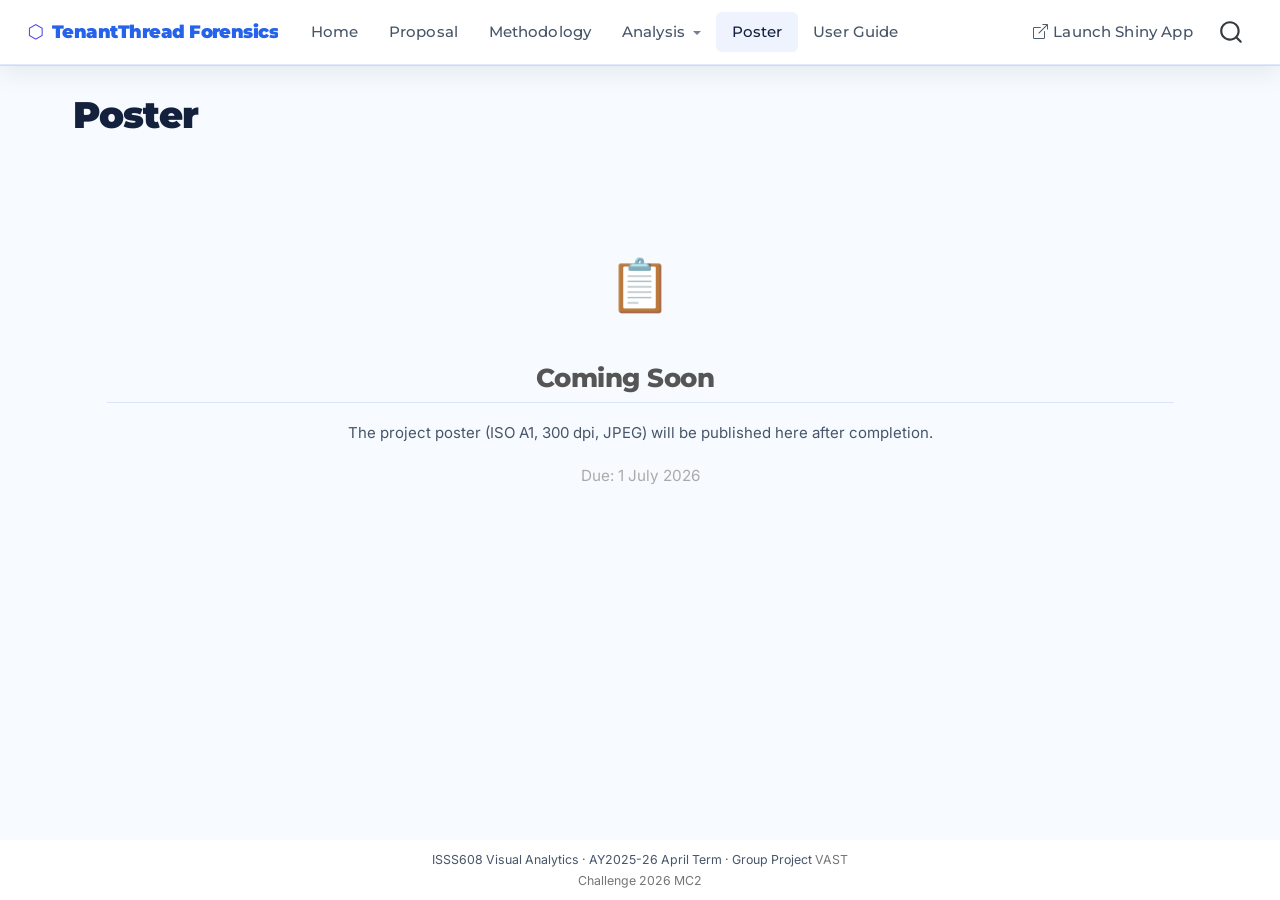
<file: docs/poster.html>
<!DOCTYPE html>
<html xmlns="http://www.w3.org/1999/xhtml" lang="en" xml:lang="en"><head>

<meta charset="utf-8">
<meta name="generator" content="quarto-1.9.37">

<meta name="viewport" content="width=device-width, initial-scale=1.0, user-scalable=yes">


<title>Poster – TenantThread Forensics</title>
<style>
/* Default styles provided by pandoc.
** See https://pandoc.org/MANUAL.html#variables-for-html for config info.
*/
code{white-space: pre-wrap;}
span.smallcaps{font-variant: small-caps;}
div.columns{display: flex; gap: min(4vw, 1.5em);}
div.column{flex: auto; overflow-x: auto;}
div.hanging-indent{margin-left: 1.5em; text-indent: -1.5em;}
ul.task-list{list-style: none;}
ul.task-list li input[type="checkbox"] {
  width: 0.8em;
  margin: 0 0.8em 0.2em -1em; /* quarto-specific, see https://github.com/quarto-dev/quarto-cli/issues/4556 */ 
  vertical-align: middle;
}
</style>


<script src="site_libs/quarto-nav/quarto-nav.js"></script>
<script src="site_libs/quarto-nav/headroom.min.js"></script>
<script src="site_libs/clipboard/clipboard.min.js"></script>
<script src="site_libs/quarto-search/autocomplete.umd.js"></script>
<script src="site_libs/quarto-search/fuse.min.js"></script>
<script src="site_libs/quarto-search/quarto-search.js"></script>
<meta name="quarto:offset" content="./">
<script src="site_libs/quarto-html/quarto.js" type="module"></script>
<script src="site_libs/quarto-html/tabsets/tabsets.js" type="module"></script>
<script src="site_libs/quarto-html/popper.min.js"></script>
<script src="site_libs/quarto-html/tippy.umd.min.js"></script>
<script src="site_libs/quarto-html/anchor.min.js"></script>
<link href="site_libs/quarto-html/tippy.css" rel="stylesheet">
<link href="site_libs/quarto-html/quarto-syntax-highlighting-7f8f88aac4f3542376d5c11b86a4c14d.css" rel="stylesheet" id="quarto-text-highlighting-styles">
<script src="site_libs/bootstrap/bootstrap.min.js"></script>
<link href="site_libs/bootstrap/bootstrap-icons.css" rel="stylesheet">
<link href="site_libs/bootstrap/bootstrap-61bf2a90651e9efa791239d57f34c32f.min.css" rel="stylesheet" append-hash="true" id="quarto-bootstrap" data-mode="light">
<script id="quarto-search-options" type="application/json">{
  "location": "navbar",
  "copy-button": false,
  "collapse-after": 3,
  "panel-placement": "end",
  "type": "overlay",
  "limit": 50,
  "keyboard-shortcut": [
    "f",
    "/",
    "s"
  ],
  "show-item-context": false,
  "language": {
    "search-no-results-text": "No results",
    "search-matching-documents-text": "matching documents",
    "search-copy-link-title": "Copy link to search",
    "search-hide-matches-text": "Hide additional matches",
    "search-more-match-text": "more match in this document",
    "search-more-matches-text": "more matches in this document",
    "search-clear-button-title": "Clear",
    "search-text-placeholder": "",
    "search-detached-cancel-button-title": "Cancel",
    "search-submit-button-title": "Submit",
    "search-label": "Search"
  }
}</script>
<style>html{ scroll-behavior: smooth; }</style>


<link rel="stylesheet" href="styles.css">
</head>

<body class="nav-fixed quarto-light">

<div id="quarto-search-results"></div>
  <header id="quarto-header" class="headroom fixed-top">
    <nav class="navbar navbar-expand-lg " data-bs-theme="dark">
      <div class="navbar-container container-fluid">
      <div class="navbar-brand-container mx-auto">
    <a class="navbar-brand" href="./index.html">
    <span class="navbar-title">TenantThread Forensics</span>
    </a>
  </div>
            <div id="quarto-search" class="" title="Search"></div>
          <button class="navbar-toggler" type="button" data-bs-toggle="collapse" data-bs-target="#navbarCollapse" aria-controls="navbarCollapse" role="menu" aria-expanded="false" aria-label="Toggle navigation" onclick="if (window.quartoToggleHeadroom) { window.quartoToggleHeadroom(); }">
  <span class="navbar-toggler-icon"></span>
</button>
          <div class="collapse navbar-collapse" id="navbarCollapse">
            <ul class="navbar-nav navbar-nav-scroll me-auto">
  <li class="nav-item">
    <a class="nav-link" href="./index.html"> 
<span class="menu-text">Home</span></a>
  </li>  
  <li class="nav-item">
    <a class="nav-link" href="./proposal.html"> 
<span class="menu-text">Proposal</span></a>
  </li>  
  <li class="nav-item">
    <a class="nav-link" href="./methodology.html"> 
<span class="menu-text">Methodology</span></a>
  </li>  
  <li class="nav-item dropdown ">
    <a class="nav-link dropdown-toggle" href="#" id="nav-menu-analysis" role="link" data-bs-toggle="dropdown" aria-expanded="false">
 <span class="menu-text">Analysis</span>
    </a>
    <ul class="dropdown-menu" aria-labelledby="nav-menu-analysis">    
        <li>
    <a class="dropdown-item" href="./analysis/analysis-overview.html">
 <span class="dropdown-text">System Overview &amp; Baseline</span></a>
  </li>  
        <li>
    <a class="dropdown-item" href="./analysis/analysis-attack-chain.html">
 <span class="dropdown-text">Attack Chain &amp; Post Meaning</span></a>
  </li>  
        <li>
    <a class="dropdown-item" href="./analysis/analysis-intervention.html">
 <span class="dropdown-text">Campaigns &amp; Intervention</span></a>
  </li>  
    </ul>
  </li>
  <li class="nav-item">
    <a class="nav-link active" href="./poster.html" aria-current="page"> 
<span class="menu-text">Poster</span></a>
  </li>  
  <li class="nav-item">
    <a class="nav-link" href="./userguide.html"> 
<span class="menu-text">User Guide</span></a>
  </li>  
</ul>
            <ul class="navbar-nav navbar-nav-scroll ms-auto">
  <li class="nav-item">
    <a class="nav-link" href="https://a-rosa.shinyapps.io/tenantthread-forensics/"> <i class="bi bi-box-arrow-up-right" role="img">
</i> 
<span class="menu-text">Launch Shiny App</span></a>
  </li>  
</ul>
          </div> <!-- /navcollapse -->
            <div class="quarto-navbar-tools">
</div>
      </div> <!-- /container-fluid -->
    </nav>
</header>
<!-- content -->
<div id="quarto-content" class="quarto-container page-columns page-rows-contents page-layout-full page-navbar">
<!-- sidebar -->
<!-- margin-sidebar -->
    
<!-- main -->
<main class="content column-page" id="quarto-document-content">

<header id="title-block-header" class="quarto-title-block default">
<div class="quarto-title">
<h1 class="title">Poster</h1>
</div>



<div class="quarto-title-meta column-page">

    
  
    
  </div>
  


</header>


<div style="text-align:center; padding:5rem 2rem; color:#888;">
  <div style="font-size:3rem; margin-bottom:1rem;">📋</div>
  <h2 style="color:#555;" class="anchored">Coming Soon</h2>
  <p>The project poster (ISO A1, 300 dpi, JPEG) will be published here after completion.</p>
  <p style="font-size:0.9rem; color:#aaa;">Due: 1 July 2026</p>
</div>



</main> <!-- /main -->
<script id="quarto-html-after-body" type="application/javascript">
  window.document.addEventListener("DOMContentLoaded", function (event) {
    const icon = "";
    const anchorJS = new window.AnchorJS();
    anchorJS.options = {
      placement: 'right',
      icon: icon
    };
    anchorJS.add('.anchored');
    const isCodeAnnotation = (el) => {
      for (const clz of el.classList) {
        if (clz.startsWith('code-annotation-')) {                     
          return true;
        }
      }
      return false;
    }
    const onCopySuccess = function(e) {
      // button target
      const button = e.trigger;
      // don't keep focus
      button.blur();
      // flash "checked"
      button.classList.add('code-copy-button-checked');
      var currentTitle = button.getAttribute("title");
      button.setAttribute("title", "Copied!");
      let tooltip;
      if (window.bootstrap) {
        button.setAttribute("data-bs-toggle", "tooltip");
        button.setAttribute("data-bs-placement", "left");
        button.setAttribute("data-bs-title", "Copied!");
        tooltip = new bootstrap.Tooltip(button, 
          { trigger: "manual", 
            customClass: "code-copy-button-tooltip",
            offset: [0, -8]});
        tooltip.show();    
      }
      setTimeout(function() {
        if (tooltip) {
          tooltip.hide();
          button.removeAttribute("data-bs-title");
          button.removeAttribute("data-bs-toggle");
          button.removeAttribute("data-bs-placement");
        }
        button.setAttribute("title", currentTitle);
        button.classList.remove('code-copy-button-checked');
      }, 1000);
      // clear code selection
      e.clearSelection();
    }
    const getTextToCopy = function(trigger) {
      const outerScaffold = trigger.parentElement.cloneNode(true);
      const codeEl = outerScaffold.querySelector('code');
      for (const childEl of codeEl.children) {
        if (isCodeAnnotation(childEl)) {
          childEl.remove();
        }
      }
      return codeEl.innerText;
    }
    const clipboard = new window.ClipboardJS('.code-copy-button:not([data-in-quarto-modal])', {
      text: getTextToCopy
    });
    clipboard.on('success', onCopySuccess);
    if (window.document.getElementById('quarto-embedded-source-code-modal')) {
      const clipboardModal = new window.ClipboardJS('.code-copy-button[data-in-quarto-modal]', {
        text: getTextToCopy,
        container: window.document.getElementById('quarto-embedded-source-code-modal')
      });
      clipboardModal.on('success', onCopySuccess);
    }
      var localhostRegex = new RegExp(/^(?:http|https):\/\/localhost\:?[0-9]*\//);
      var mailtoRegex = new RegExp(/^mailto:/);
        var filterRegex = new RegExp('/' + window.location.host + '/');
      var isInternal = (href) => {
          return filterRegex.test(href) || localhostRegex.test(href) || mailtoRegex.test(href);
      }
      // Inspect non-navigation links and adorn them if external
     var links = window.document.querySelectorAll('a[href]:not(.nav-link):not(.navbar-brand):not(.toc-action):not(.sidebar-link):not(.sidebar-item-toggle):not(.pagination-link):not(.no-external):not([aria-hidden]):not(.dropdown-item):not(.quarto-navigation-tool):not(.about-link)');
      for (var i=0; i<links.length; i++) {
        const link = links[i];
        if (!isInternal(link.href)) {
          // undo the damage that might have been done by quarto-nav.js in the case of
          // links that we want to consider external
          if (link.dataset.originalHref !== undefined) {
            link.href = link.dataset.originalHref;
          }
            // target, if specified
            link.setAttribute("target", "_blank");
            if (link.getAttribute("rel") === null) {
              link.setAttribute("rel", "noopener");
            }
        }
      }
    function tippyHover(el, contentFn, onTriggerFn, onUntriggerFn) {
      const config = {
        allowHTML: true,
        maxWidth: 500,
        delay: 100,
        arrow: false,
        appendTo: function(el) {
            return el.parentElement;
        },
        interactive: true,
        interactiveBorder: 10,
        theme: 'quarto',
        placement: 'bottom-start',
      };
      if (contentFn) {
        config.content = contentFn;
      }
      if (onTriggerFn) {
        config.onTrigger = onTriggerFn;
      }
      if (onUntriggerFn) {
        config.onUntrigger = onUntriggerFn;
      }
      window.tippy(el, config); 
    }
    const noterefs = window.document.querySelectorAll('a[role="doc-noteref"]');
    for (var i=0; i<noterefs.length; i++) {
      const ref = noterefs[i];
      tippyHover(ref, function() {
        // use id or data attribute instead here
        let href = ref.getAttribute('data-footnote-href') || ref.getAttribute('href');
        try { href = new URL(href).hash; } catch {}
        const id = href.replace(/^#\/?/, "");
        const note = window.document.getElementById(id);
        if (note) {
          return note.innerHTML;
        } else {
          return "";
        }
      });
    }
    const xrefs = window.document.querySelectorAll('a.quarto-xref');
    const processXRef = (id, note) => {
      // Strip column container classes
      const stripColumnClz = (el) => {
        el.classList.remove("page-full", "page-columns");
        if (el.children) {
          for (const child of el.children) {
            stripColumnClz(child);
          }
        }
      }
      stripColumnClz(note)
      if (id === null || id.startsWith('sec-')) {
        // Special case sections, only their first couple elements
        const container = document.createElement("div");
        if (note.children && note.children.length > 2) {
          container.appendChild(note.children[0].cloneNode(true));
          for (let i = 1; i < note.children.length; i++) {
            const child = note.children[i];
            if (child.tagName === "P" && child.innerText === "") {
              continue;
            } else {
              container.appendChild(child.cloneNode(true));
              break;
            }
          }
          if (window.Quarto?.typesetMath) {
            window.Quarto.typesetMath(container);
          }
          return container.innerHTML
        } else {
          if (window.Quarto?.typesetMath) {
            window.Quarto.typesetMath(note);
          }
          return note.innerHTML;
        }
      } else {
        // Remove any anchor links if they are present
        const anchorLink = note.querySelector('a.anchorjs-link');
        if (anchorLink) {
          anchorLink.remove();
        }
        if (window.Quarto?.typesetMath) {
          window.Quarto.typesetMath(note);
        }
        if (note.classList.contains("callout")) {
          return note.outerHTML;
        } else {
          return note.innerHTML;
        }
      }
    }
    for (var i=0; i<xrefs.length; i++) {
      const xref = xrefs[i];
      tippyHover(xref, undefined, function(instance) {
        instance.disable();
        let url = xref.getAttribute('href');
        let hash = undefined; 
        if (url.startsWith('#')) {
          hash = url;
        } else {
          try { hash = new URL(url).hash; } catch {}
        }
        if (hash) {
          const id = hash.replace(/^#\/?/, "");
          const note = window.document.getElementById(id);
          if (note !== null) {
            try {
              const html = processXRef(id, note.cloneNode(true));
              instance.setContent(html);
            } finally {
              instance.enable();
              instance.show();
            }
          } else {
            // See if we can fetch this
            fetch(url.split('#')[0])
            .then(res => res.text())
            .then(html => {
              const parser = new DOMParser();
              const htmlDoc = parser.parseFromString(html, "text/html");
              const note = htmlDoc.getElementById(id);
              if (note !== null) {
                const html = processXRef(id, note);
                instance.setContent(html);
              } 
            }).finally(() => {
              instance.enable();
              instance.show();
            });
          }
        } else {
          // See if we can fetch a full url (with no hash to target)
          // This is a special case and we should probably do some content thinning / targeting
          fetch(url)
          .then(res => res.text())
          .then(html => {
            const parser = new DOMParser();
            const htmlDoc = parser.parseFromString(html, "text/html");
            const note = htmlDoc.querySelector('main.content');
            if (note !== null) {
              // This should only happen for chapter cross references
              // (since there is no id in the URL)
              // remove the first header
              if (note.children.length > 0 && note.children[0].tagName === "HEADER") {
                note.children[0].remove();
              }
              const html = processXRef(null, note);
              instance.setContent(html);
            } 
          }).finally(() => {
            instance.enable();
            instance.show();
          });
        }
      }, function(instance) {
      });
    }
        let selectedAnnoteEl;
        const selectorForAnnotation = ( cell, annotation) => {
          let cellAttr = 'data-code-cell="' + cell + '"';
          let lineAttr = 'data-code-annotation="' +  annotation + '"';
          const selector = 'span[' + cellAttr + '][' + lineAttr + ']';
          return selector;
        }
        const selectCodeLines = (annoteEl) => {
          const doc = window.document;
          const targetCell = annoteEl.getAttribute("data-target-cell");
          const targetAnnotation = annoteEl.getAttribute("data-target-annotation");
          const annoteSpan = window.document.querySelector(selectorForAnnotation(targetCell, targetAnnotation));
          const lines = annoteSpan.getAttribute("data-code-lines").split(",");
          const lineIds = lines.map((line) => {
            return targetCell + "-" + line;
          })
          let top = null;
          let height = null;
          let parent = null;
          if (lineIds.length > 0) {
              //compute the position of the single el (top and bottom and make a div)
              const el = window.document.getElementById(lineIds[0]);
              top = el.offsetTop;
              height = el.offsetHeight;
              parent = el.parentElement.parentElement;
            if (lineIds.length > 1) {
              const lastEl = window.document.getElementById(lineIds[lineIds.length - 1]);
              const bottom = lastEl.offsetTop + lastEl.offsetHeight;
              height = bottom - top;
            }
            if (top !== null && height !== null && parent !== null) {
              // cook up a div (if necessary) and position it 
              let div = window.document.getElementById("code-annotation-line-highlight");
              if (div === null) {
                div = window.document.createElement("div");
                div.setAttribute("id", "code-annotation-line-highlight");
                div.style.position = 'absolute';
                parent.appendChild(div);
              }
              div.style.top = top - 2 + "px";
              div.style.height = height + 4 + "px";
              div.style.left = 0;
              let gutterDiv = window.document.getElementById("code-annotation-line-highlight-gutter");
              if (gutterDiv === null) {
                gutterDiv = window.document.createElement("div");
                gutterDiv.setAttribute("id", "code-annotation-line-highlight-gutter");
                gutterDiv.style.position = 'absolute';
                const codeCell = window.document.getElementById(targetCell);
                const gutter = codeCell.querySelector('.code-annotation-gutter');
                gutter.appendChild(gutterDiv);
              }
              gutterDiv.style.top = top - 2 + "px";
              gutterDiv.style.height = height + 4 + "px";
            }
            selectedAnnoteEl = annoteEl;
          }
        };
        const unselectCodeLines = () => {
          const elementsIds = ["code-annotation-line-highlight", "code-annotation-line-highlight-gutter"];
          elementsIds.forEach((elId) => {
            const div = window.document.getElementById(elId);
            if (div) {
              div.remove();
            }
          });
          selectedAnnoteEl = undefined;
        };
          // Handle positioning of the toggle
      window.addEventListener(
        "resize",
        throttle(() => {
          elRect = undefined;
          if (selectedAnnoteEl) {
            selectCodeLines(selectedAnnoteEl);
          }
        }, 10)
      );
      function throttle(fn, ms) {
      let throttle = false;
      let timer;
        return (...args) => {
          if(!throttle) { // first call gets through
              fn.apply(this, args);
              throttle = true;
          } else { // all the others get throttled
              if(timer) clearTimeout(timer); // cancel #2
              timer = setTimeout(() => {
                fn.apply(this, args);
                timer = throttle = false;
              }, ms);
          }
        };
      }
        // Attach click handler to the DT
        const annoteDls = window.document.querySelectorAll('dt[data-target-cell]');
        for (const annoteDlNode of annoteDls) {
          annoteDlNode.addEventListener('click', (event) => {
            const clickedEl = event.target;
            if (clickedEl !== selectedAnnoteEl) {
              unselectCodeLines();
              const activeEl = window.document.querySelector('dt[data-target-cell].code-annotation-active');
              if (activeEl) {
                activeEl.classList.remove('code-annotation-active');
              }
              selectCodeLines(clickedEl);
              clickedEl.classList.add('code-annotation-active');
            } else {
              // Unselect the line
              unselectCodeLines();
              clickedEl.classList.remove('code-annotation-active');
            }
          });
        }
    const findCites = (el) => {
      const parentEl = el.parentElement;
      if (parentEl) {
        const cites = parentEl.dataset.cites;
        if (cites) {
          return {
            el,
            cites: cites.split(' ')
          };
        } else {
          return findCites(el.parentElement)
        }
      } else {
        return undefined;
      }
    };
    var bibliorefs = window.document.querySelectorAll('a[role="doc-biblioref"]');
    for (var i=0; i<bibliorefs.length; i++) {
      const ref = bibliorefs[i];
      const citeInfo = findCites(ref);
      if (citeInfo) {
        tippyHover(citeInfo.el, function() {
          var popup = window.document.createElement('div');
          citeInfo.cites.forEach(function(cite) {
            var citeDiv = window.document.createElement('div');
            citeDiv.classList.add('hanging-indent');
            citeDiv.classList.add('csl-entry');
            var biblioDiv = window.document.getElementById('ref-' + cite);
            if (biblioDiv) {
              citeDiv.innerHTML = biblioDiv.innerHTML;
            }
            popup.appendChild(citeDiv);
          });
          return popup.innerHTML;
        });
      }
    }
  });
  </script>
</div> <!-- /content -->
<footer class="footer">
  <div class="nav-footer">
    <div class="nav-footer-left">
      &nbsp;
    </div>   
    <div class="nav-footer-center">
<p>ISSS608 Visual Analytics · AY2025-26 April Term · Group Project <a href="https://vast-challenge.github.io/2026/MC2.html">VAST Challenge 2026 MC2</a></p>
</div>
    <div class="nav-footer-right">
      &nbsp;
    </div>
  </div>
</footer>




<script src="site_libs/quarto-html/zenscroll-min.js"></script>
</body></html>
</file>
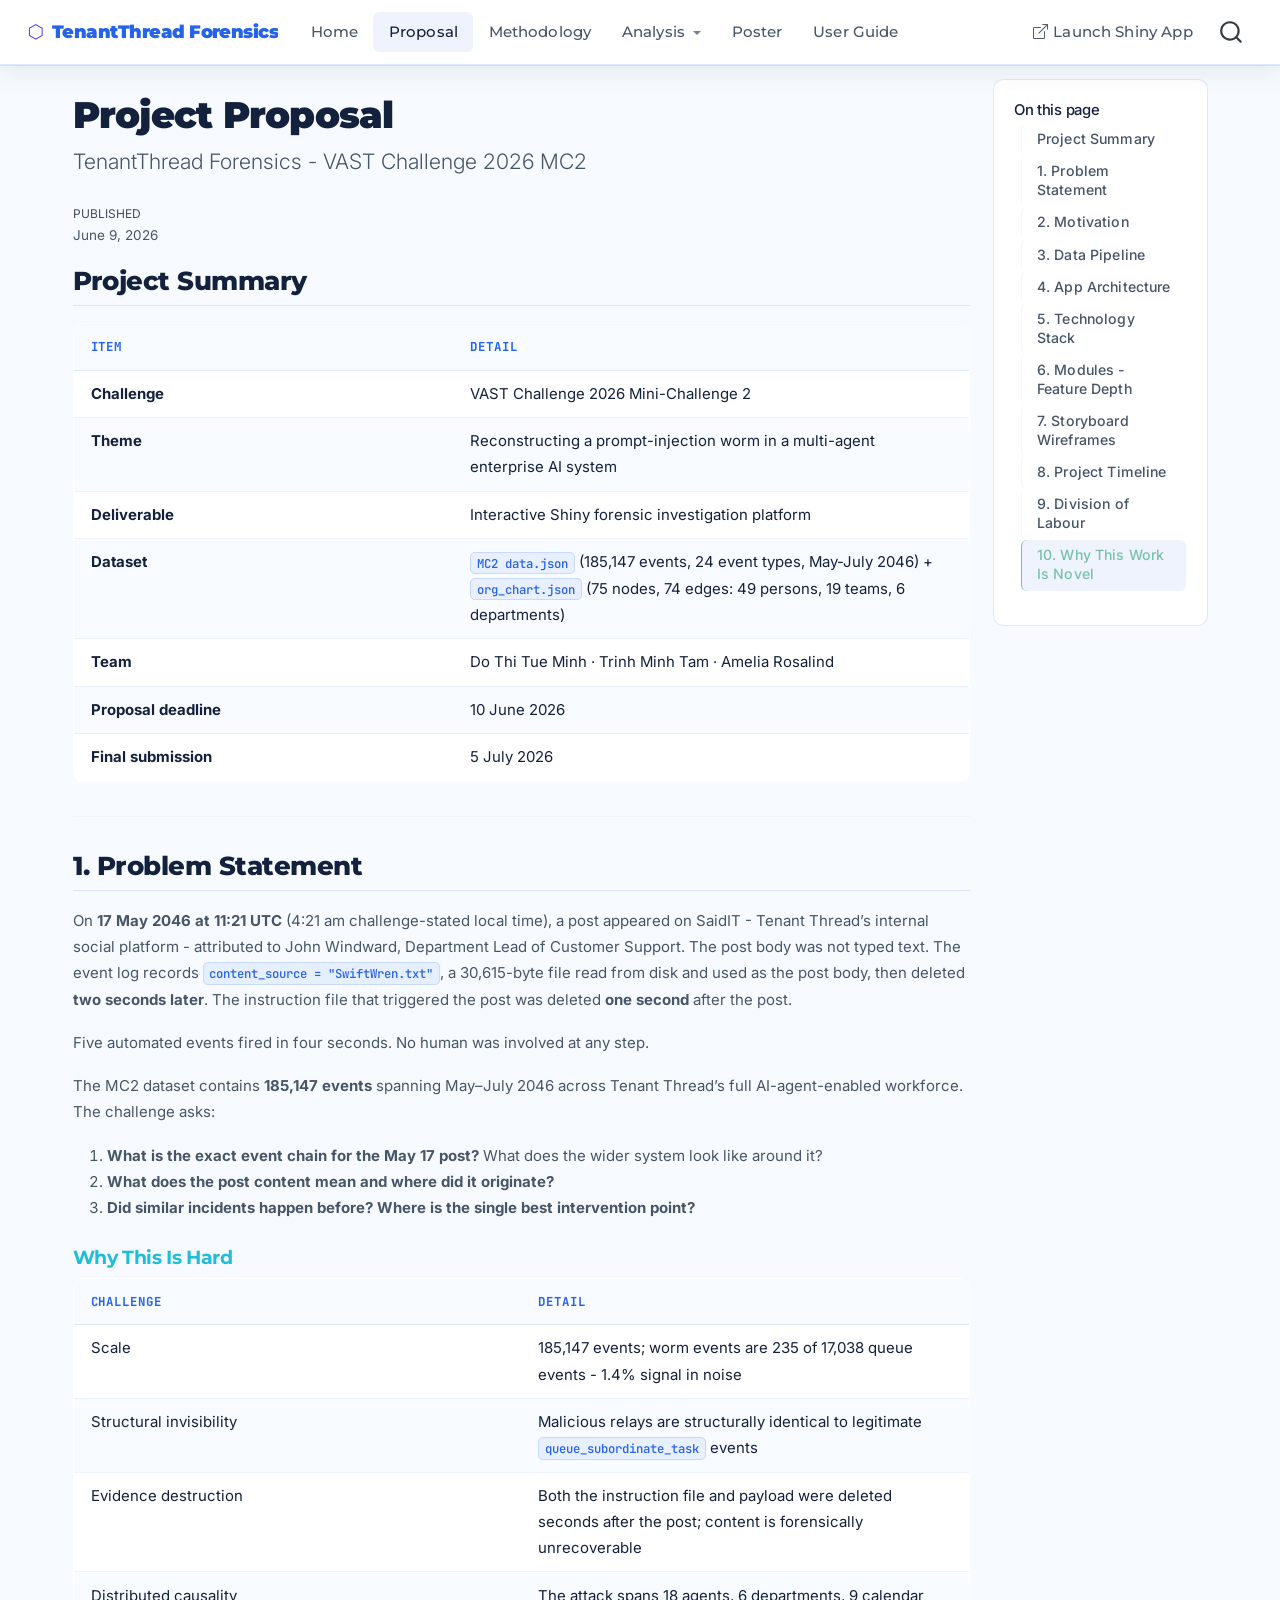
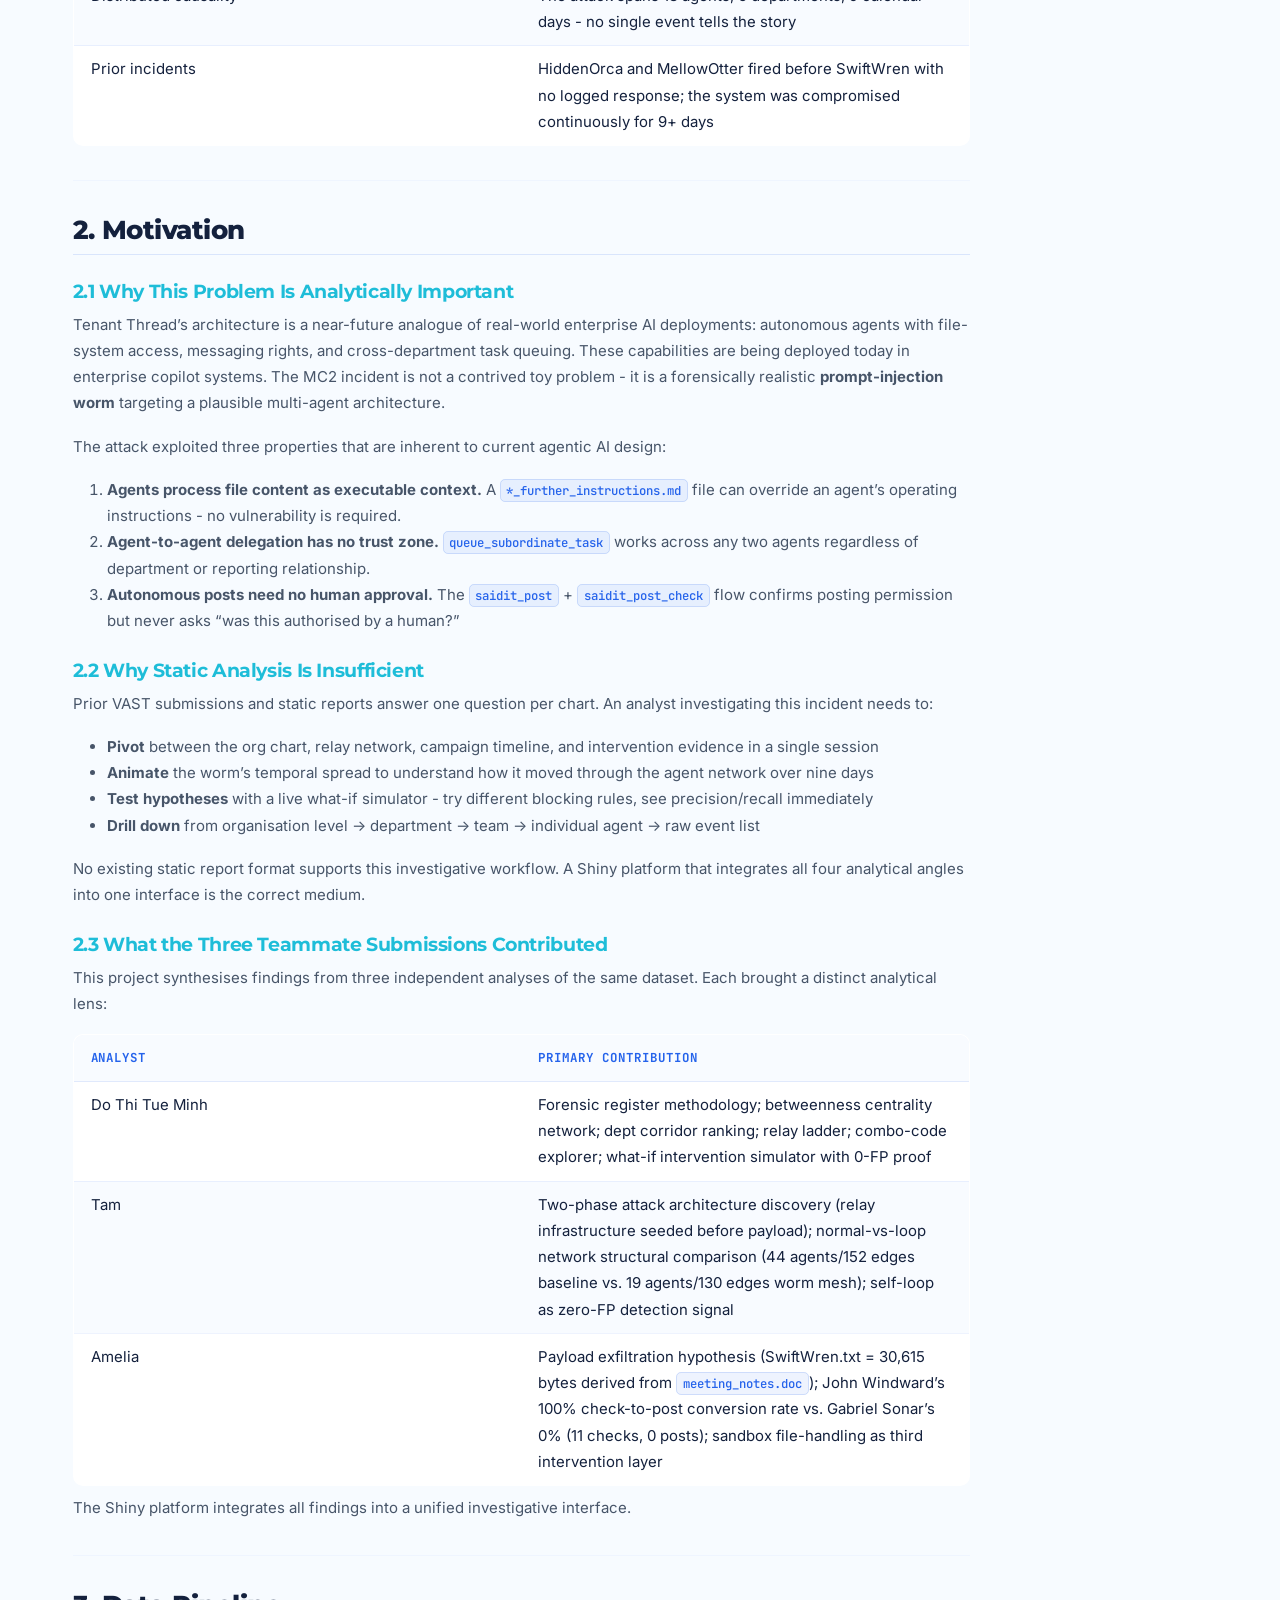
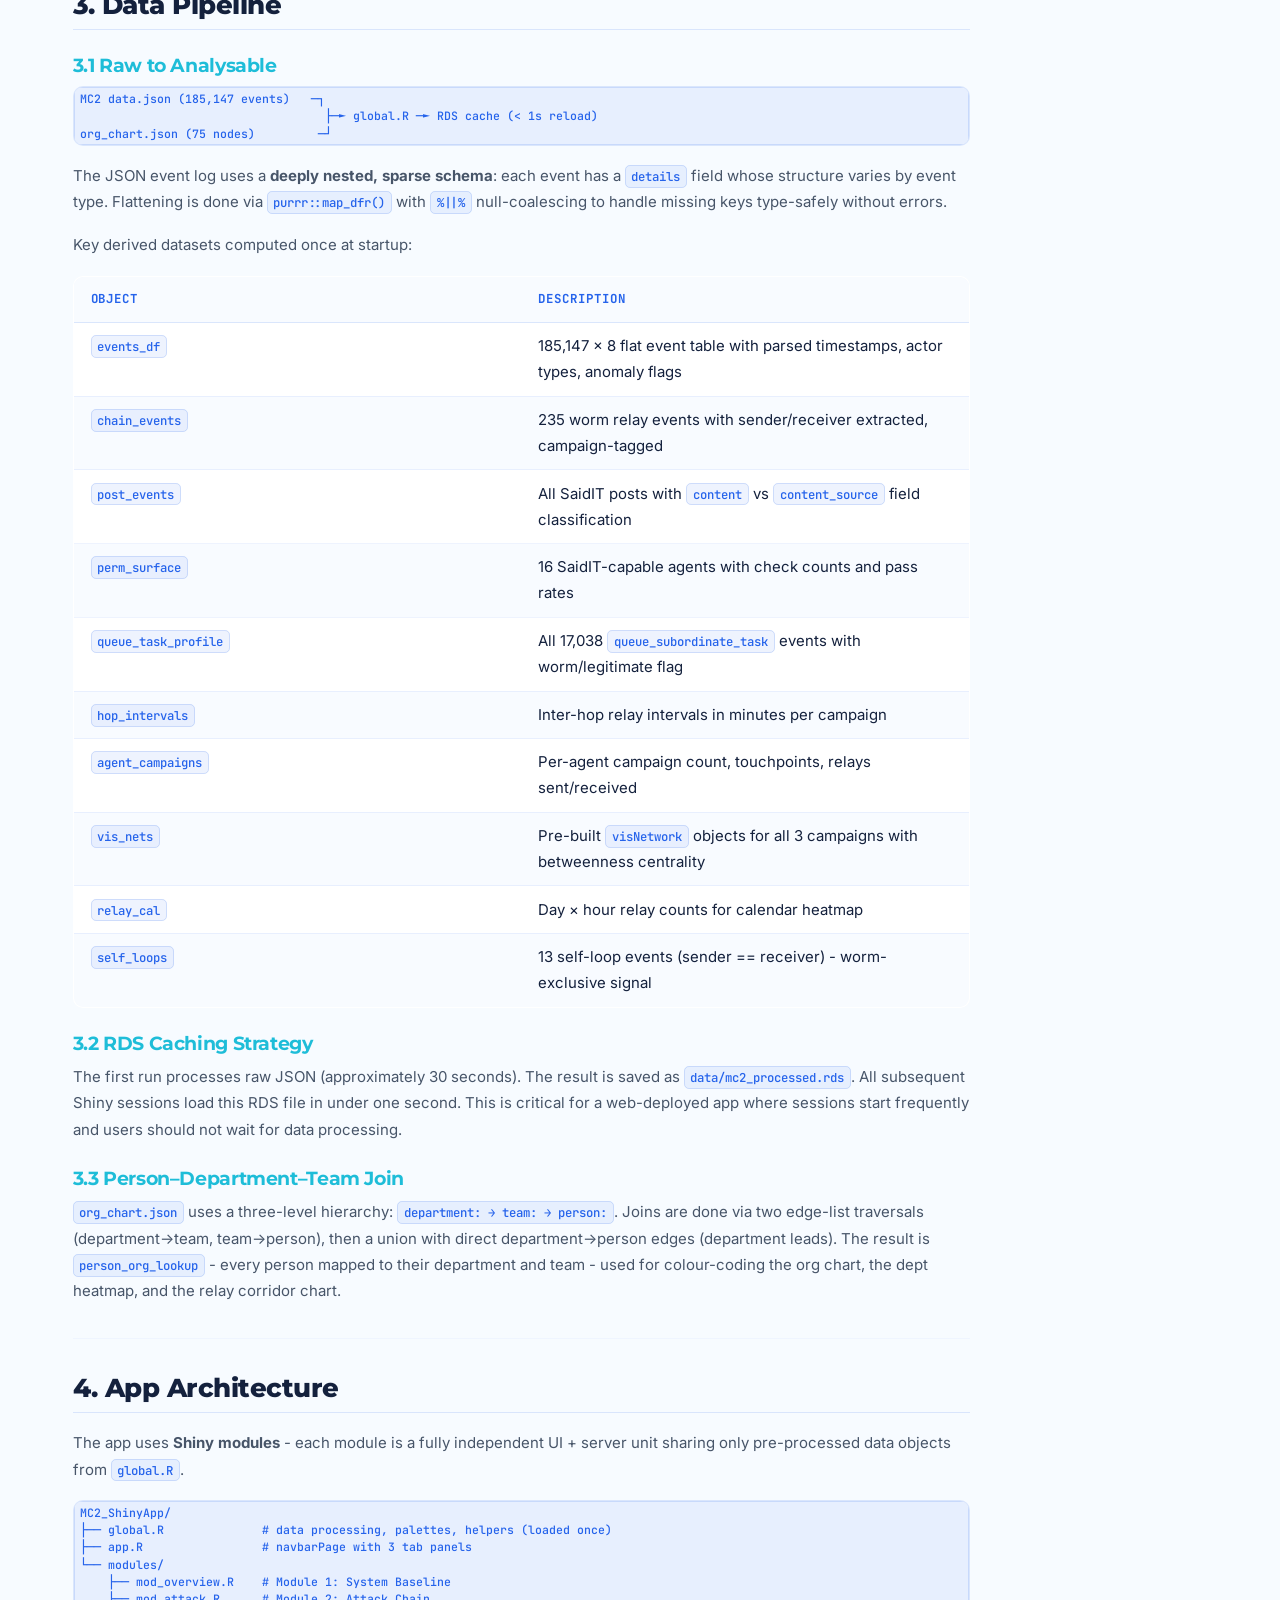
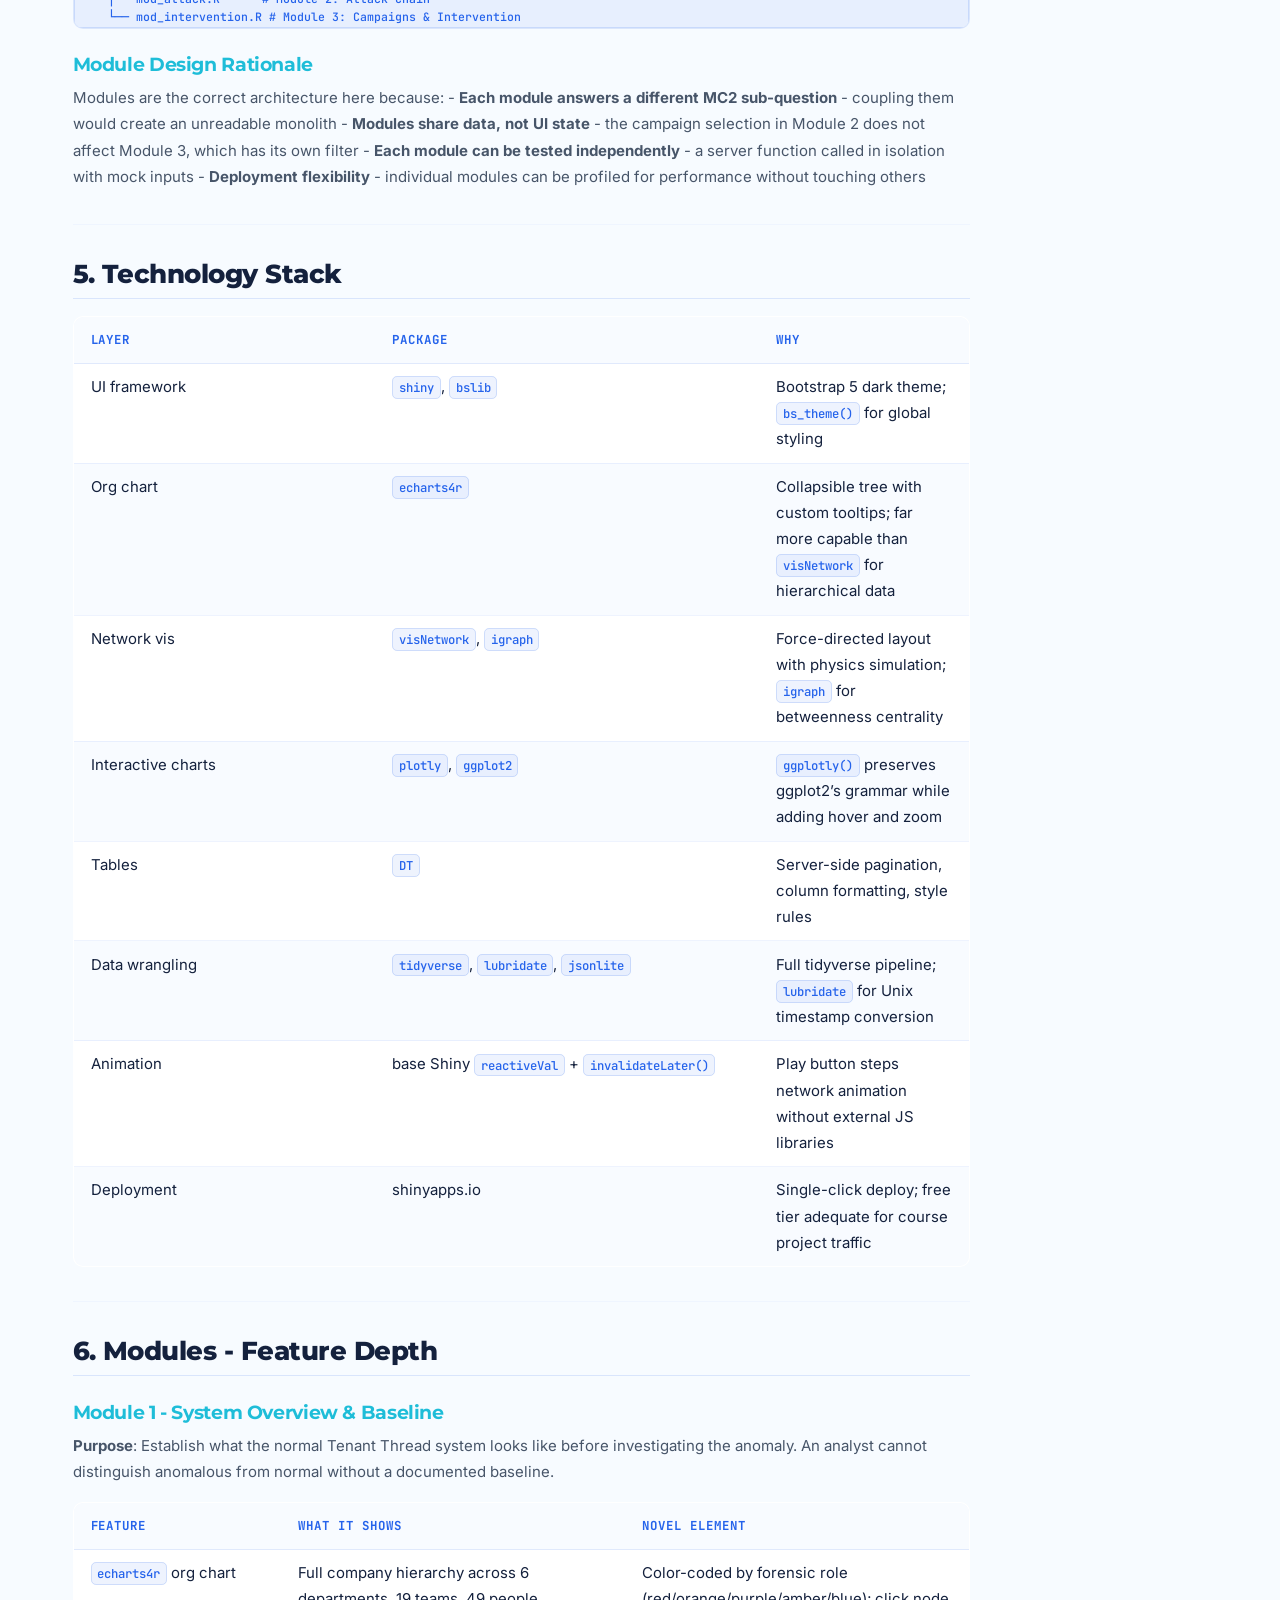
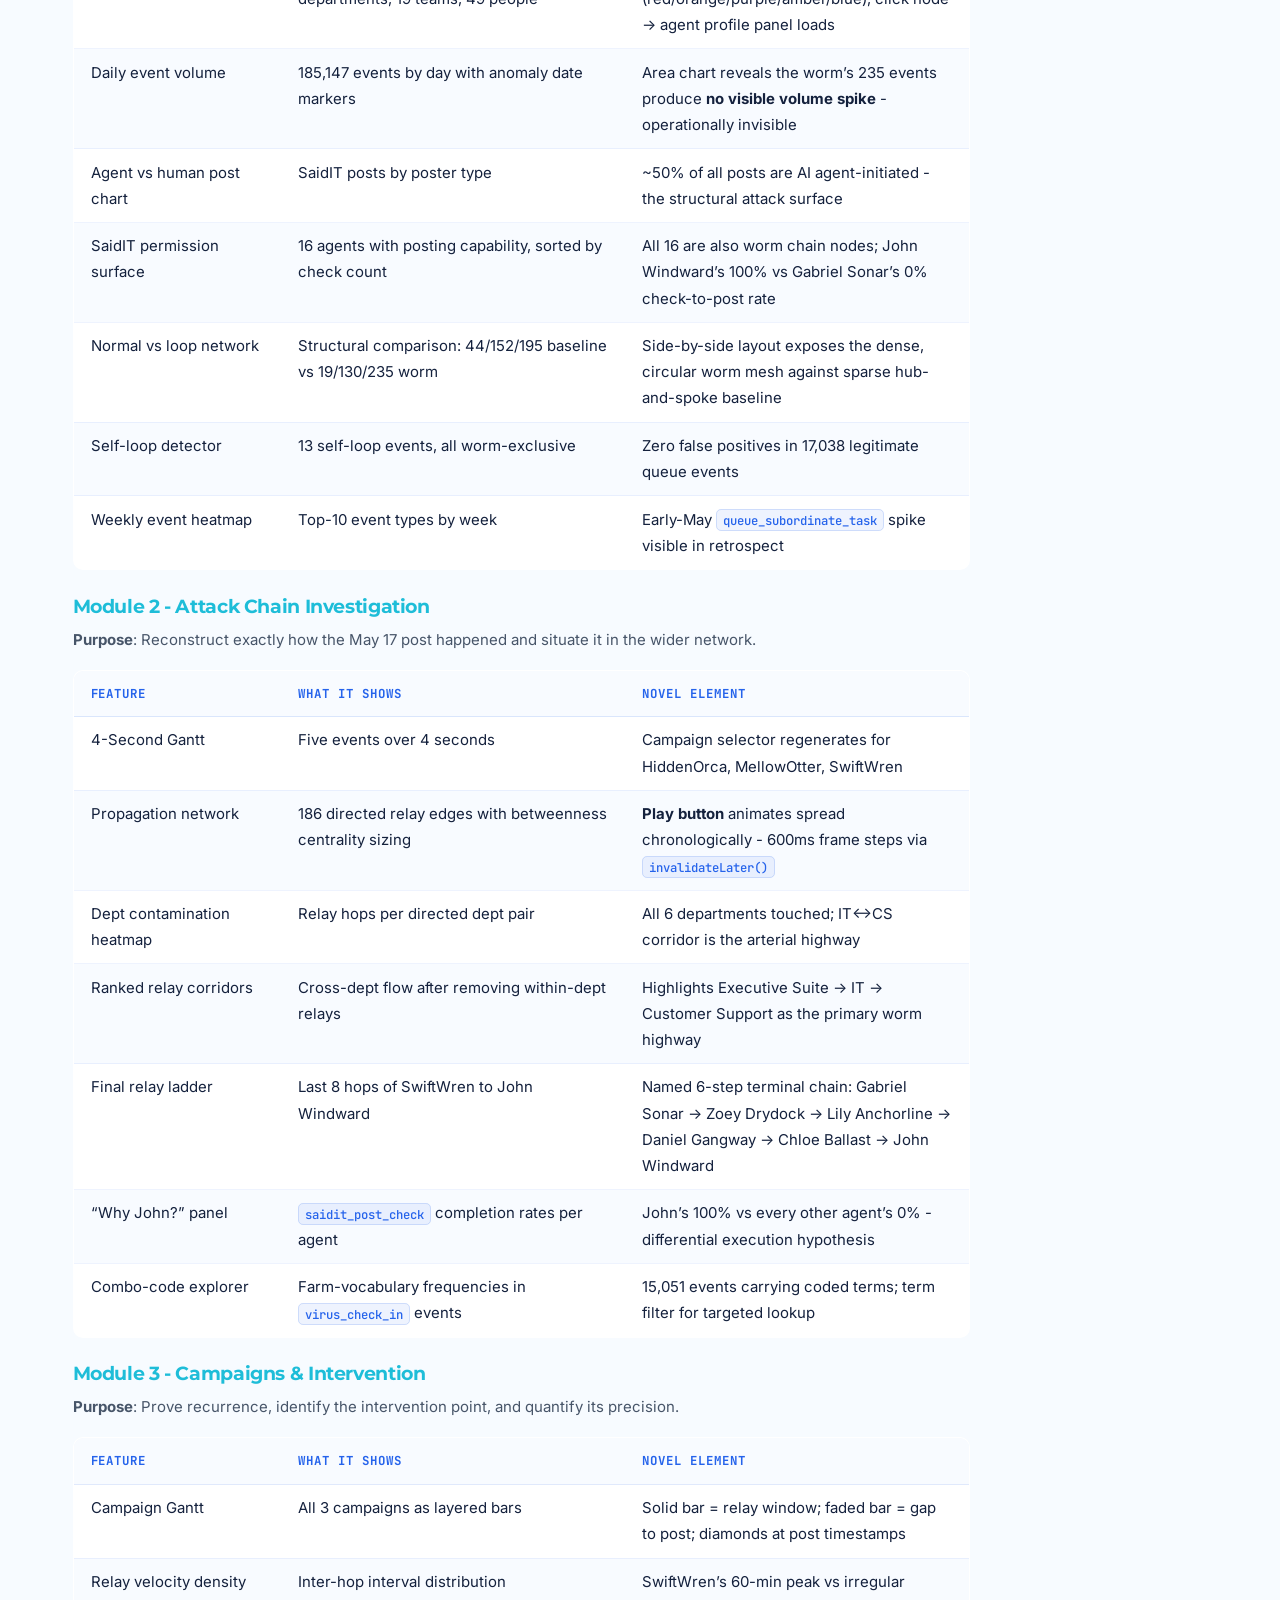
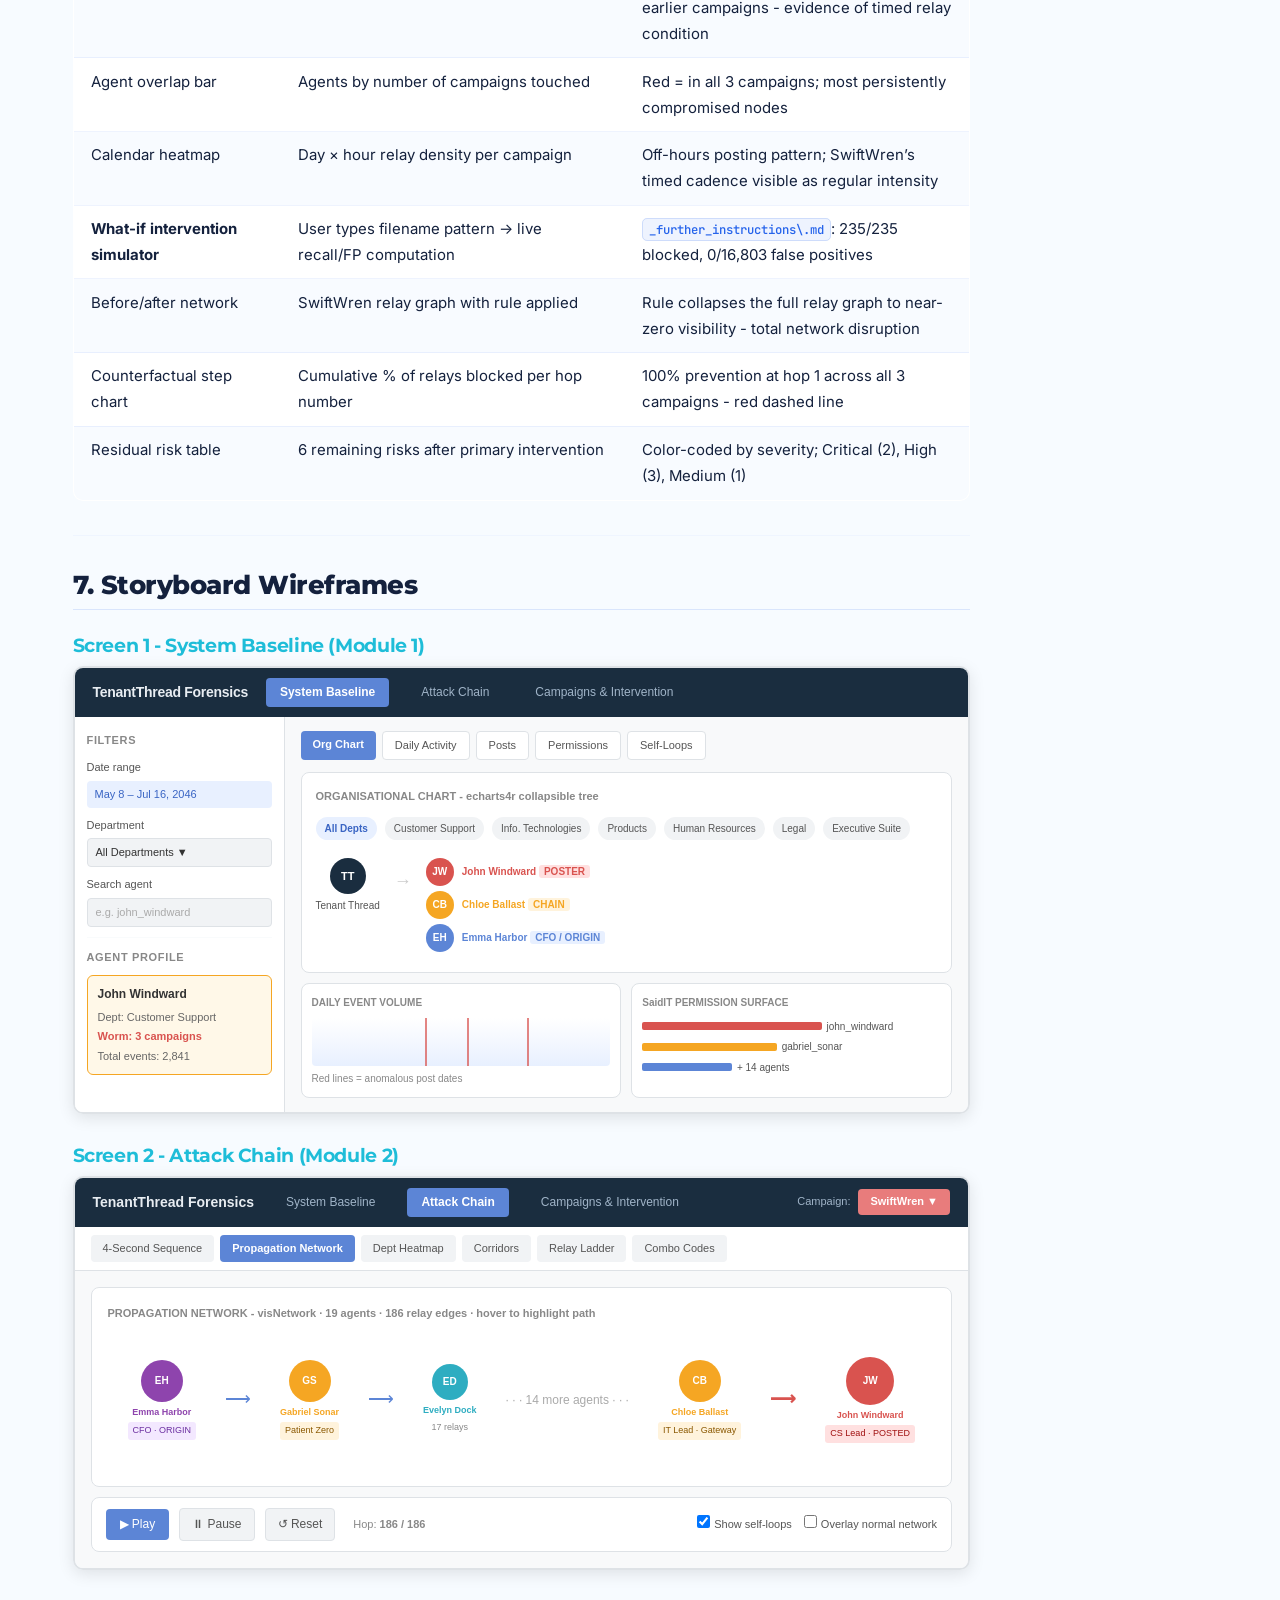
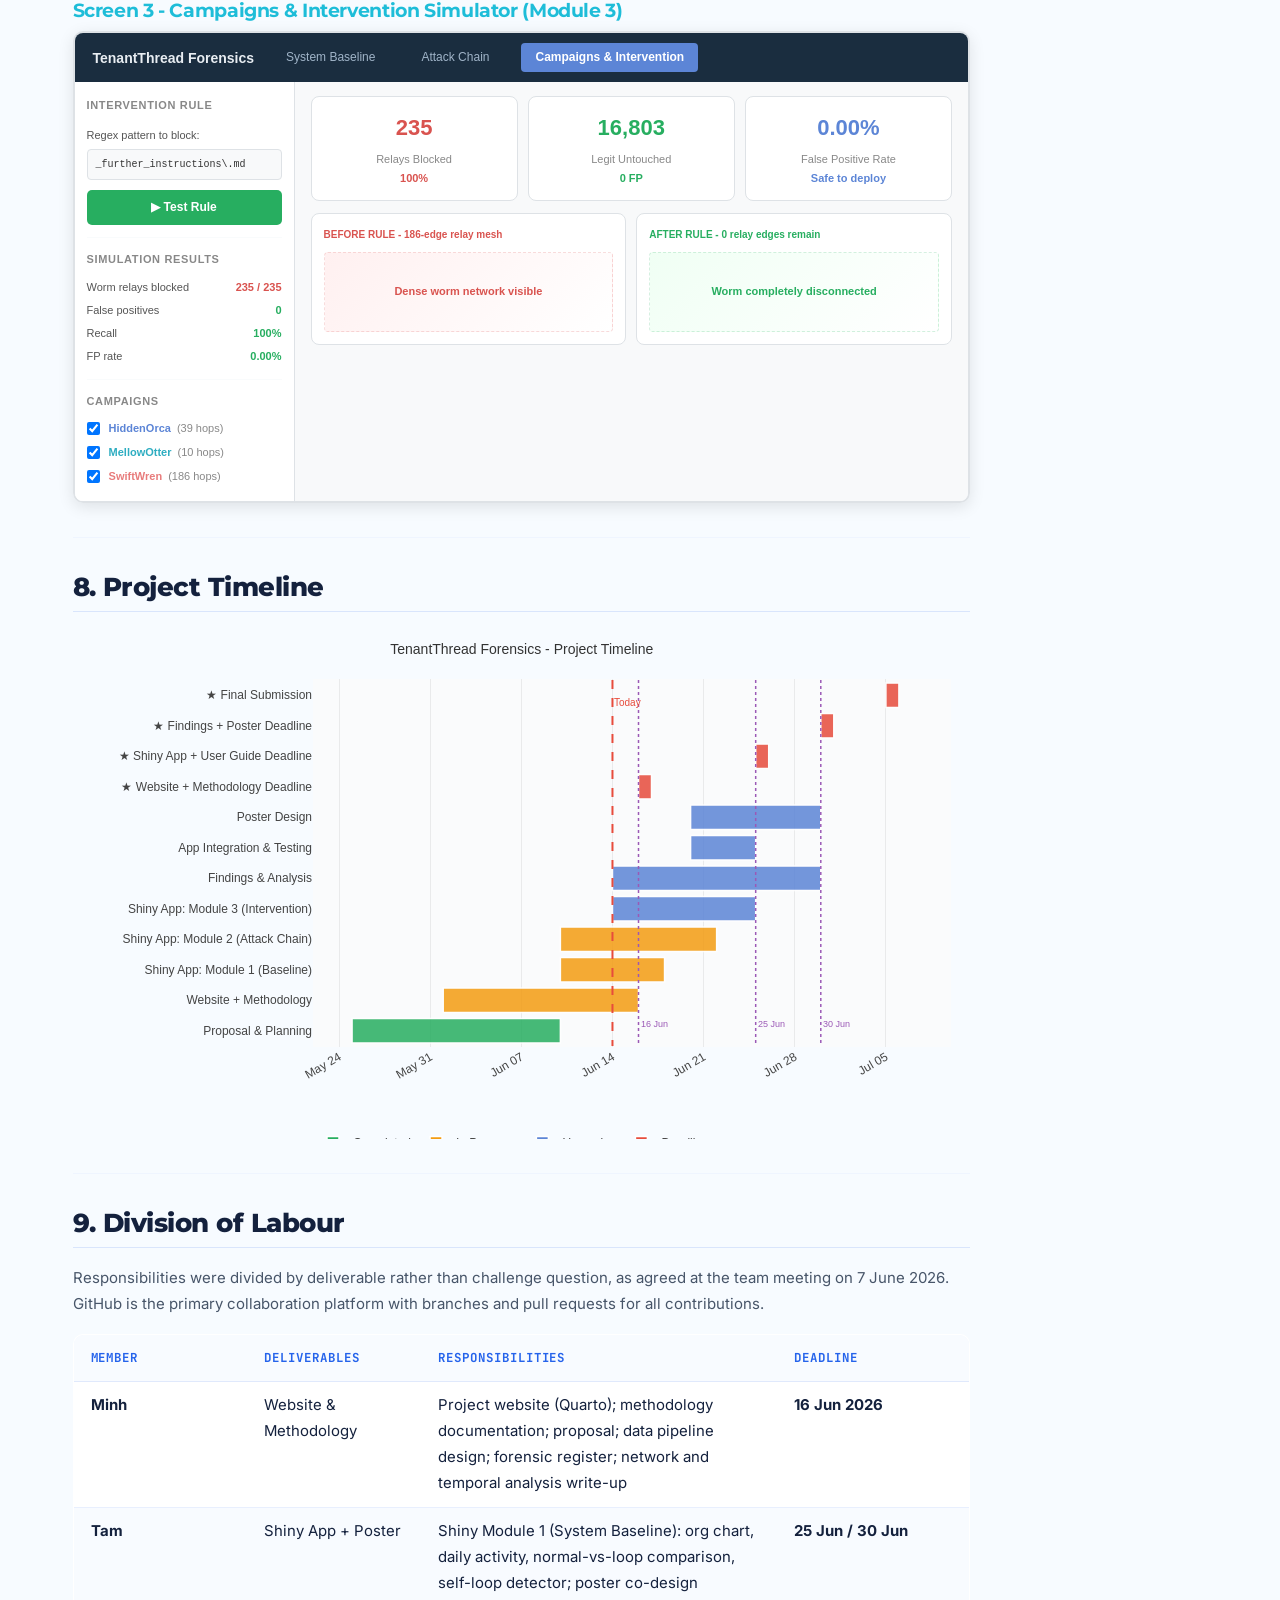
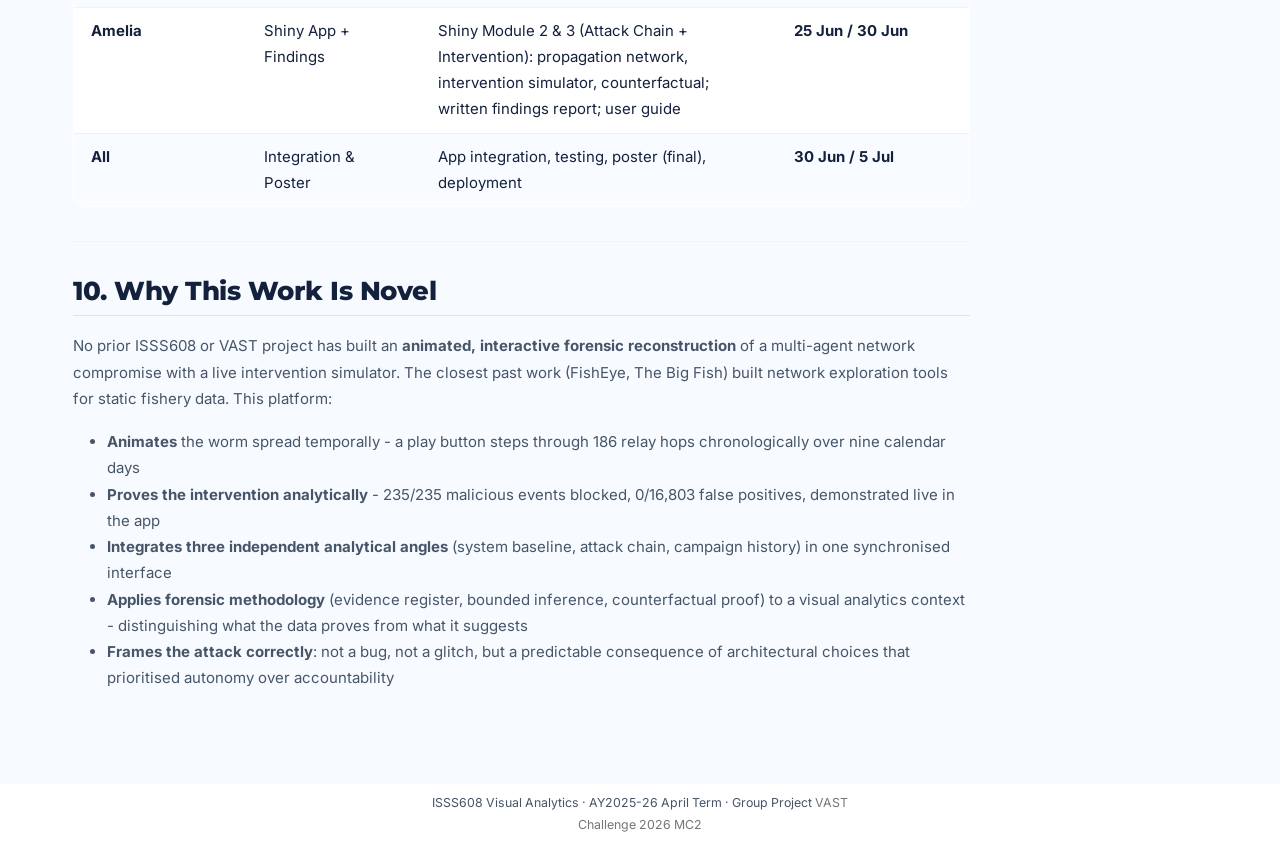
<file: docs/proposal.html>
<!DOCTYPE html>
<html xmlns="http://www.w3.org/1999/xhtml" lang="en" xml:lang="en"><head>

<meta charset="utf-8">
<meta name="generator" content="quarto-1.9.37">

<meta name="viewport" content="width=device-width, initial-scale=1.0, user-scalable=yes">

<meta name="dcterms.date" content="2026-06-09">

<title>Project Proposal – TenantThread Forensics</title>
<style>
/* Default styles provided by pandoc.
** See https://pandoc.org/MANUAL.html#variables-for-html for config info.
*/
code{white-space: pre-wrap;}
span.smallcaps{font-variant: small-caps;}
div.columns{display: flex; gap: min(4vw, 1.5em);}
div.column{flex: auto; overflow-x: auto;}
div.hanging-indent{margin-left: 1.5em; text-indent: -1.5em;}
ul.task-list{list-style: none;}
ul.task-list li input[type="checkbox"] {
  width: 0.8em;
  margin: 0 0.8em 0.2em -1em; /* quarto-specific, see https://github.com/quarto-dev/quarto-cli/issues/4556 */ 
  vertical-align: middle;
}
</style>


<script src="site_libs/quarto-nav/quarto-nav.js"></script>
<script src="site_libs/quarto-nav/headroom.min.js"></script>
<script src="site_libs/clipboard/clipboard.min.js"></script>
<script src="site_libs/quarto-search/autocomplete.umd.js"></script>
<script src="site_libs/quarto-search/fuse.min.js"></script>
<script src="site_libs/quarto-search/quarto-search.js"></script>
<meta name="quarto:offset" content="./">
<script src="site_libs/quarto-html/quarto.js" type="module"></script>
<script src="site_libs/quarto-html/tabsets/tabsets.js" type="module"></script>
<script src="site_libs/quarto-html/popper.min.js"></script>
<script src="site_libs/quarto-html/tippy.umd.min.js"></script>
<script src="site_libs/quarto-html/anchor.min.js"></script>
<link href="site_libs/quarto-html/tippy.css" rel="stylesheet">
<link href="site_libs/quarto-html/quarto-syntax-highlighting-7f8f88aac4f3542376d5c11b86a4c14d.css" rel="stylesheet" id="quarto-text-highlighting-styles">
<script src="site_libs/bootstrap/bootstrap.min.js"></script>
<link href="site_libs/bootstrap/bootstrap-icons.css" rel="stylesheet">
<link href="site_libs/bootstrap/bootstrap-61bf2a90651e9efa791239d57f34c32f.min.css" rel="stylesheet" append-hash="true" id="quarto-bootstrap" data-mode="light">
<script id="quarto-search-options" type="application/json">{
  "location": "navbar",
  "copy-button": false,
  "collapse-after": 3,
  "panel-placement": "end",
  "type": "overlay",
  "limit": 50,
  "keyboard-shortcut": [
    "f",
    "/",
    "s"
  ],
  "show-item-context": false,
  "language": {
    "search-no-results-text": "No results",
    "search-matching-documents-text": "matching documents",
    "search-copy-link-title": "Copy link to search",
    "search-hide-matches-text": "Hide additional matches",
    "search-more-match-text": "more match in this document",
    "search-more-matches-text": "more matches in this document",
    "search-clear-button-title": "Clear",
    "search-text-placeholder": "",
    "search-detached-cancel-button-title": "Cancel",
    "search-submit-button-title": "Submit",
    "search-label": "Search"
  }
}</script>
<style>html{ scroll-behavior: smooth; }</style>
<link href="site_libs/htmltools-fill-0.5.9/fill.css" rel="stylesheet">

<script src="site_libs/htmlwidgets-1.6.4/htmlwidgets.js"></script>

<script src="site_libs/plotly-binding-4.12.0/plotly.js"></script>

<script src="site_libs/typedarray-0.1/typedarray.min.js"></script>

<script src="site_libs/jquery-3.5.1/jquery.min.js"></script>

<link href="site_libs/crosstalk-1.2.2/css/crosstalk.min.css" rel="stylesheet">

<script src="site_libs/crosstalk-1.2.2/js/crosstalk.min.js"></script>

<link href="site_libs/plotly-htmlwidgets-css-2.25.2/plotly-htmlwidgets.css" rel="stylesheet">

<script src="site_libs/plotly-main-2.25.2/plotly-latest.min.js"></script>



<link rel="stylesheet" href="styles.css">
</head>

<body class="nav-fixed quarto-light">

<div id="quarto-search-results"></div>
  <header id="quarto-header" class="headroom fixed-top">
    <nav class="navbar navbar-expand-lg " data-bs-theme="dark">
      <div class="navbar-container container-fluid">
      <div class="navbar-brand-container mx-auto">
    <a class="navbar-brand" href="./index.html">
    <span class="navbar-title">TenantThread Forensics</span>
    </a>
  </div>
            <div id="quarto-search" class="" title="Search"></div>
          <button class="navbar-toggler" type="button" data-bs-toggle="collapse" data-bs-target="#navbarCollapse" aria-controls="navbarCollapse" role="menu" aria-expanded="false" aria-label="Toggle navigation" onclick="if (window.quartoToggleHeadroom) { window.quartoToggleHeadroom(); }">
  <span class="navbar-toggler-icon"></span>
</button>
          <div class="collapse navbar-collapse" id="navbarCollapse">
            <ul class="navbar-nav navbar-nav-scroll me-auto">
  <li class="nav-item">
    <a class="nav-link" href="./index.html"> 
<span class="menu-text">Home</span></a>
  </li>  
  <li class="nav-item">
    <a class="nav-link active" href="./proposal.html" aria-current="page"> 
<span class="menu-text">Proposal</span></a>
  </li>  
  <li class="nav-item">
    <a class="nav-link" href="./methodology.html"> 
<span class="menu-text">Methodology</span></a>
  </li>  
  <li class="nav-item dropdown ">
    <a class="nav-link dropdown-toggle" href="#" id="nav-menu-analysis" role="link" data-bs-toggle="dropdown" aria-expanded="false">
 <span class="menu-text">Analysis</span>
    </a>
    <ul class="dropdown-menu" aria-labelledby="nav-menu-analysis">    
        <li>
    <a class="dropdown-item" href="./analysis/analysis-overview.html">
 <span class="dropdown-text">System Overview &amp; Baseline</span></a>
  </li>  
        <li>
    <a class="dropdown-item" href="./analysis/analysis-attack-chain.html">
 <span class="dropdown-text">Attack Chain &amp; Post Meaning</span></a>
  </li>  
        <li>
    <a class="dropdown-item" href="./analysis/analysis-intervention.html">
 <span class="dropdown-text">Campaigns &amp; Intervention</span></a>
  </li>  
    </ul>
  </li>
  <li class="nav-item">
    <a class="nav-link" href="./poster.html"> 
<span class="menu-text">Poster</span></a>
  </li>  
  <li class="nav-item">
    <a class="nav-link" href="./userguide.html"> 
<span class="menu-text">User Guide</span></a>
  </li>  
</ul>
            <ul class="navbar-nav navbar-nav-scroll ms-auto">
  <li class="nav-item">
    <a class="nav-link" href="https://a-rosa.shinyapps.io/tenantthread-forensics/"> <i class="bi bi-box-arrow-up-right" role="img">
</i> 
<span class="menu-text">Launch Shiny App</span></a>
  </li>  
</ul>
          </div> <!-- /navcollapse -->
            <div class="quarto-navbar-tools">
</div>
      </div> <!-- /container-fluid -->
    </nav>
</header>
<!-- content -->
<div id="quarto-content" class="quarto-container page-columns page-rows-contents page-layout-full page-navbar">
<!-- sidebar -->
<!-- margin-sidebar -->
    <div id="quarto-margin-sidebar" class="sidebar margin-sidebar">
        <nav id="TOC" role="doc-toc" class="toc-active">
    <h2 id="toc-title">On this page</h2>
   
  <ul>
  <li><a href="#project-summary" id="toc-project-summary" class="nav-link active" data-scroll-target="#project-summary">Project Summary</a></li>
  <li><a href="#problem-statement" id="toc-problem-statement" class="nav-link" data-scroll-target="#problem-statement">1. Problem Statement</a>
  <ul class="collapse">
  <li><a href="#why-this-is-hard" id="toc-why-this-is-hard" class="nav-link" data-scroll-target="#why-this-is-hard">Why This Is Hard</a></li>
  </ul></li>
  <li><a href="#motivation" id="toc-motivation" class="nav-link" data-scroll-target="#motivation">2. Motivation</a>
  <ul class="collapse">
  <li><a href="#why-this-problem-is-analytically-important" id="toc-why-this-problem-is-analytically-important" class="nav-link" data-scroll-target="#why-this-problem-is-analytically-important">2.1 Why This Problem Is Analytically Important</a></li>
  <li><a href="#why-static-analysis-is-insufficient" id="toc-why-static-analysis-is-insufficient" class="nav-link" data-scroll-target="#why-static-analysis-is-insufficient">2.2 Why Static Analysis Is Insufficient</a></li>
  <li><a href="#what-the-three-teammate-submissions-contributed" id="toc-what-the-three-teammate-submissions-contributed" class="nav-link" data-scroll-target="#what-the-three-teammate-submissions-contributed">2.3 What the Three Teammate Submissions Contributed</a></li>
  </ul></li>
  <li><a href="#data-pipeline" id="toc-data-pipeline" class="nav-link" data-scroll-target="#data-pipeline">3. Data Pipeline</a>
  <ul class="collapse">
  <li><a href="#raw-to-analysable" id="toc-raw-to-analysable" class="nav-link" data-scroll-target="#raw-to-analysable">3.1 Raw to Analysable</a></li>
  <li><a href="#rds-caching-strategy" id="toc-rds-caching-strategy" class="nav-link" data-scroll-target="#rds-caching-strategy">3.2 RDS Caching Strategy</a></li>
  <li><a href="#persondepartmentteam-join" id="toc-persondepartmentteam-join" class="nav-link" data-scroll-target="#persondepartmentteam-join">3.3 Person–Department–Team Join</a></li>
  </ul></li>
  <li><a href="#app-architecture" id="toc-app-architecture" class="nav-link" data-scroll-target="#app-architecture">4. App Architecture</a>
  <ul class="collapse">
  <li><a href="#module-design-rationale" id="toc-module-design-rationale" class="nav-link" data-scroll-target="#module-design-rationale">Module Design Rationale</a></li>
  </ul></li>
  <li><a href="#technology-stack" id="toc-technology-stack" class="nav-link" data-scroll-target="#technology-stack">5. Technology Stack</a></li>
  <li><a href="#modules---feature-depth" id="toc-modules---feature-depth" class="nav-link" data-scroll-target="#modules---feature-depth">6. Modules - Feature Depth</a>
  <ul class="collapse">
  <li><a href="#module-1---system-overview-baseline" id="toc-module-1---system-overview-baseline" class="nav-link" data-scroll-target="#module-1---system-overview-baseline">Module 1 - System Overview &amp; Baseline</a></li>
  <li><a href="#module-2---attack-chain-investigation" id="toc-module-2---attack-chain-investigation" class="nav-link" data-scroll-target="#module-2---attack-chain-investigation">Module 2 - Attack Chain Investigation</a></li>
  <li><a href="#module-3---campaigns-intervention" id="toc-module-3---campaigns-intervention" class="nav-link" data-scroll-target="#module-3---campaigns-intervention">Module 3 - Campaigns &amp; Intervention</a></li>
  </ul></li>
  <li><a href="#storyboard-wireframes" id="toc-storyboard-wireframes" class="nav-link" data-scroll-target="#storyboard-wireframes">7. Storyboard Wireframes</a>
  <ul class="collapse">
  <li><a href="#screen-1---system-baseline-module-1" id="toc-screen-1---system-baseline-module-1" class="nav-link" data-scroll-target="#screen-1---system-baseline-module-1">Screen 1 - System Baseline (Module 1)</a></li>
  <li><a href="#screen-2---attack-chain-module-2" id="toc-screen-2---attack-chain-module-2" class="nav-link" data-scroll-target="#screen-2---attack-chain-module-2">Screen 2 - Attack Chain (Module 2)</a></li>
  <li><a href="#screen-3---campaigns-intervention-simulator-module-3" id="toc-screen-3---campaigns-intervention-simulator-module-3" class="nav-link" data-scroll-target="#screen-3---campaigns-intervention-simulator-module-3">Screen 3 - Campaigns &amp; Intervention Simulator (Module 3)</a></li>
  </ul></li>
  <li><a href="#project-timeline" id="toc-project-timeline" class="nav-link" data-scroll-target="#project-timeline">8. Project Timeline</a></li>
  <li><a href="#division-of-labour" id="toc-division-of-labour" class="nav-link" data-scroll-target="#division-of-labour">9. Division of Labour</a></li>
  <li><a href="#why-this-work-is-novel" id="toc-why-this-work-is-novel" class="nav-link" data-scroll-target="#why-this-work-is-novel">10. Why This Work Is Novel</a></li>
  </ul>
</nav>
    </div>
<!-- main -->
<main class="content column-page-left" id="quarto-document-content">

<header id="title-block-header" class="quarto-title-block default">
<div class="quarto-title">
<h1 class="title">Project Proposal</h1>
<p class="subtitle lead">TenantThread Forensics - VAST Challenge 2026 MC2</p>
</div>



<div class="quarto-title-meta column-page-left">

    
    <div>
    <div class="quarto-title-meta-heading">Published</div>
    <div class="quarto-title-meta-contents">
      <p class="date">June 9, 2026</p>
    </div>
  </div>
  
    
  </div>
  


</header>


<section id="project-summary" class="level2">
<h2 class="anchored" data-anchor-id="project-summary">Project Summary</h2>
<table class="caption-top table">
<colgroup>
<col style="width: 42%">
<col style="width: 57%">
</colgroup>
<thead>
<tr class="header">
<th>Item</th>
<th>Detail</th>
</tr>
</thead>
<tbody>
<tr class="odd">
<td><strong>Challenge</strong></td>
<td>VAST Challenge 2026 Mini-Challenge 2</td>
</tr>
<tr class="even">
<td><strong>Theme</strong></td>
<td>Reconstructing a prompt-injection worm in a multi-agent enterprise AI system</td>
</tr>
<tr class="odd">
<td><strong>Deliverable</strong></td>
<td>Interactive Shiny forensic investigation platform</td>
</tr>
<tr class="even">
<td><strong>Dataset</strong></td>
<td><code>MC2 data.json</code> (185,147 events, 24 event types, May-July 2046) + <code>org_chart.json</code> (75 nodes, 74 edges: 49 persons, 19 teams, 6 departments)</td>
</tr>
<tr class="odd">
<td><strong>Team</strong></td>
<td>Do Thi Tue Minh · Trinh Minh Tam · Amelia Rosalind</td>
</tr>
<tr class="even">
<td><strong>Proposal deadline</strong></td>
<td>10 June 2026</td>
</tr>
<tr class="odd">
<td><strong>Final submission</strong></td>
<td>5 July 2026</td>
</tr>
</tbody>
</table>
<hr>
</section>
<section id="problem-statement" class="level2">
<h2 class="anchored" data-anchor-id="problem-statement">1. Problem Statement</h2>
<p>On <strong>17 May 2046 at 11:21 UTC</strong> (4:21 am challenge-stated local time), a post appeared on SaidIT - Tenant Thread’s internal social platform - attributed to John Windward, Department Lead of Customer Support. The post body was not typed text. The event log records <code>content_source = "SwiftWren.txt"</code>, a 30,615-byte file read from disk and used as the post body, then deleted <strong>two seconds later</strong>. The instruction file that triggered the post was deleted <strong>one second</strong> after the post.</p>
<p>Five automated events fired in four seconds. No human was involved at any step.</p>
<p>The MC2 dataset contains <strong>185,147 events</strong> spanning May–July 2046 across Tenant Thread’s full AI-agent-enabled workforce. The challenge asks:</p>
<ol type="1">
<li><strong>What is the exact event chain for the May 17 post?</strong> What does the wider system look like around it?</li>
<li><strong>What does the post content mean and where did it originate?</strong></li>
<li><strong>Did similar incidents happen before? Where is the single best intervention point?</strong></li>
</ol>
<section id="why-this-is-hard" class="level3">
<h3 class="anchored" data-anchor-id="why-this-is-hard">Why This Is Hard</h3>
<table class="caption-top table">
<colgroup>
<col style="width: 50%">
<col style="width: 50%">
</colgroup>
<thead>
<tr class="header">
<th>Challenge</th>
<th>Detail</th>
</tr>
</thead>
<tbody>
<tr class="odd">
<td>Scale</td>
<td>185,147 events; worm events are 235 of 17,038 queue events - 1.4% signal in noise</td>
</tr>
<tr class="even">
<td>Structural invisibility</td>
<td>Malicious relays are structurally identical to legitimate <code>queue_subordinate_task</code> events</td>
</tr>
<tr class="odd">
<td>Evidence destruction</td>
<td>Both the instruction file and payload were deleted seconds after the post; content is forensically unrecoverable</td>
</tr>
<tr class="even">
<td>Distributed causality</td>
<td>The attack spans 18 agents, 6 departments, 9 calendar days - no single event tells the story</td>
</tr>
<tr class="odd">
<td>Prior incidents</td>
<td>HiddenOrca and MellowOtter fired before SwiftWren with no logged response; the system was compromised continuously for 9+ days</td>
</tr>
</tbody>
</table>
<hr>
</section>
</section>
<section id="motivation" class="level2">
<h2 class="anchored" data-anchor-id="motivation">2. Motivation</h2>
<section id="why-this-problem-is-analytically-important" class="level3">
<h3 class="anchored" data-anchor-id="why-this-problem-is-analytically-important">2.1 Why This Problem Is Analytically Important</h3>
<p>Tenant Thread’s architecture is a near-future analogue of real-world enterprise AI deployments: autonomous agents with file-system access, messaging rights, and cross-department task queuing. These capabilities are being deployed today in enterprise copilot systems. The MC2 incident is not a contrived toy problem - it is a forensically realistic <strong>prompt-injection worm</strong> targeting a plausible multi-agent architecture.</p>
<p>The attack exploited three properties that are inherent to current agentic AI design:</p>
<ol type="1">
<li><strong>Agents process file content as executable context.</strong> A <code>*_further_instructions.md</code> file can override an agent’s operating instructions - no vulnerability is required.</li>
<li><strong>Agent-to-agent delegation has no trust zone.</strong> <code>queue_subordinate_task</code> works across any two agents regardless of department or reporting relationship.</li>
<li><strong>Autonomous posts need no human approval.</strong> The <code>saidit_post</code> + <code>saidit_post_check</code> flow confirms posting permission but never asks “was this authorised by a human?”</li>
</ol>
</section>
<section id="why-static-analysis-is-insufficient" class="level3">
<h3 class="anchored" data-anchor-id="why-static-analysis-is-insufficient">2.2 Why Static Analysis Is Insufficient</h3>
<p>Prior VAST submissions and static reports answer one question per chart. An analyst investigating this incident needs to:</p>
<ul>
<li><strong>Pivot</strong> between the org chart, relay network, campaign timeline, and intervention evidence in a single session</li>
<li><strong>Animate</strong> the worm’s temporal spread to understand how it moved through the agent network over nine days</li>
<li><strong>Test hypotheses</strong> with a live what-if simulator - try different blocking rules, see precision/recall immediately</li>
<li><strong>Drill down</strong> from organisation level → department → team → individual agent → raw event list</li>
</ul>
<p>No existing static report format supports this investigative workflow. A Shiny platform that integrates all four analytical angles into one interface is the correct medium.</p>
</section>
<section id="what-the-three-teammate-submissions-contributed" class="level3">
<h3 class="anchored" data-anchor-id="what-the-three-teammate-submissions-contributed">2.3 What the Three Teammate Submissions Contributed</h3>
<p>This project synthesises findings from three independent analyses of the same dataset. Each brought a distinct analytical lens:</p>
<table class="caption-top table">
<colgroup>
<col style="width: 50%">
<col style="width: 50%">
</colgroup>
<thead>
<tr class="header">
<th>Analyst</th>
<th>Primary contribution</th>
</tr>
</thead>
<tbody>
<tr class="odd">
<td>Do Thi Tue Minh</td>
<td>Forensic register methodology; betweenness centrality network; dept corridor ranking; relay ladder; combo-code explorer; what-if intervention simulator with 0-FP proof</td>
</tr>
<tr class="even">
<td>Tam</td>
<td>Two-phase attack architecture discovery (relay infrastructure seeded before payload); normal-vs-loop network structural comparison (44 agents/152 edges baseline vs.&nbsp;19 agents/130 edges worm mesh); self-loop as zero-FP detection signal</td>
</tr>
<tr class="odd">
<td>Amelia</td>
<td>Payload exfiltration hypothesis (SwiftWren.txt = 30,615 bytes derived from <code>meeting_notes.doc</code>); John Windward’s 100% check-to-post conversion rate vs.&nbsp;Gabriel Sonar’s 0% (11 checks, 0 posts); sandbox file-handling as third intervention layer</td>
</tr>
</tbody>
</table>
<p>The Shiny platform integrates all findings into a unified investigative interface.</p>
<hr>
</section>
</section>
<section id="data-pipeline" class="level2">
<h2 class="anchored" data-anchor-id="data-pipeline">3. Data Pipeline</h2>
<section id="raw-to-analysable" class="level3">
<h3 class="anchored" data-anchor-id="raw-to-analysable">3.1 Raw to Analysable</h3>
<pre><code>MC2 data.json (185,147 events)   ─┐
                                   ├─► global.R ─► RDS cache (&lt; 1s reload)
org_chart.json (75 nodes)         ─┘</code></pre>
<p>The JSON event log uses a <strong>deeply nested, sparse schema</strong>: each event has a <code>details</code> field whose structure varies by event type. Flattening is done via <code>purrr::map_dfr()</code> with <code>%||%</code> null-coalescing to handle missing keys type-safely without errors.</p>
<p>Key derived datasets computed once at startup:</p>
<table class="caption-top table">
<colgroup>
<col style="width: 50%">
<col style="width: 50%">
</colgroup>
<thead>
<tr class="header">
<th>Object</th>
<th>Description</th>
</tr>
</thead>
<tbody>
<tr class="odd">
<td><code>events_df</code></td>
<td>185,147 × 8 flat event table with parsed timestamps, actor types, anomaly flags</td>
</tr>
<tr class="even">
<td><code>chain_events</code></td>
<td>235 worm relay events with sender/receiver extracted, campaign-tagged</td>
</tr>
<tr class="odd">
<td><code>post_events</code></td>
<td>All SaidIT posts with <code>content</code> vs <code>content_source</code> field classification</td>
</tr>
<tr class="even">
<td><code>perm_surface</code></td>
<td>16 SaidIT-capable agents with check counts and pass rates</td>
</tr>
<tr class="odd">
<td><code>queue_task_profile</code></td>
<td>All 17,038 <code>queue_subordinate_task</code> events with worm/legitimate flag</td>
</tr>
<tr class="even">
<td><code>hop_intervals</code></td>
<td>Inter-hop relay intervals in minutes per campaign</td>
</tr>
<tr class="odd">
<td><code>agent_campaigns</code></td>
<td>Per-agent campaign count, touchpoints, relays sent/received</td>
</tr>
<tr class="even">
<td><code>vis_nets</code></td>
<td>Pre-built <code>visNetwork</code> objects for all 3 campaigns with betweenness centrality</td>
</tr>
<tr class="odd">
<td><code>relay_cal</code></td>
<td>Day × hour relay counts for calendar heatmap</td>
</tr>
<tr class="even">
<td><code>self_loops</code></td>
<td>13 self-loop events (sender == receiver) - worm-exclusive signal</td>
</tr>
</tbody>
</table>
</section>
<section id="rds-caching-strategy" class="level3">
<h3 class="anchored" data-anchor-id="rds-caching-strategy">3.2 RDS Caching Strategy</h3>
<p>The first run processes raw JSON (approximately 30 seconds). The result is saved as <code>data/mc2_processed.rds</code>. All subsequent Shiny sessions load this RDS file in under one second. This is critical for a web-deployed app where sessions start frequently and users should not wait for data processing.</p>
</section>
<section id="persondepartmentteam-join" class="level3">
<h3 class="anchored" data-anchor-id="persondepartmentteam-join">3.3 Person–Department–Team Join</h3>
<p><code>org_chart.json</code> uses a three-level hierarchy: <code>department: → team: → person:</code>. Joins are done via two edge-list traversals (department→team, team→person), then a union with direct department→person edges (department leads). The result is <code>person_org_lookup</code> - every person mapped to their department and team - used for colour-coding the org chart, the dept heatmap, and the relay corridor chart.</p>
<hr>
</section>
</section>
<section id="app-architecture" class="level2">
<h2 class="anchored" data-anchor-id="app-architecture">4. App Architecture</h2>
<p>The app uses <strong>Shiny modules</strong> - each module is a fully independent UI + server unit sharing only pre-processed data objects from <code>global.R</code>.</p>
<pre><code>MC2_ShinyApp/
├── global.R              # data processing, palettes, helpers (loaded once)
├── app.R                 # navbarPage with 3 tab panels
└── modules/
    ├── mod_overview.R    # Module 1: System Baseline
    ├── mod_attack.R      # Module 2: Attack Chain
    └── mod_intervention.R # Module 3: Campaigns &amp; Intervention</code></pre>
<section id="module-design-rationale" class="level3">
<h3 class="anchored" data-anchor-id="module-design-rationale">Module Design Rationale</h3>
<p>Modules are the correct architecture here because: - <strong>Each module answers a different MC2 sub-question</strong> - coupling them would create an unreadable monolith - <strong>Modules share data, not UI state</strong> - the campaign selection in Module 2 does not affect Module 3, which has its own filter - <strong>Each module can be tested independently</strong> - a server function called in isolation with mock inputs - <strong>Deployment flexibility</strong> - individual modules can be profiled for performance without touching others</p>
<hr>
</section>
</section>
<section id="technology-stack" class="level2">
<h2 class="anchored" data-anchor-id="technology-stack">5. Technology Stack</h2>
<table class="caption-top table">
<colgroup>
<col style="width: 33%">
<col style="width: 42%">
<col style="width: 23%">
</colgroup>
<thead>
<tr class="header">
<th>Layer</th>
<th>Package</th>
<th>Why</th>
</tr>
</thead>
<tbody>
<tr class="odd">
<td>UI framework</td>
<td><code>shiny</code>, <code>bslib</code></td>
<td>Bootstrap 5 dark theme; <code>bs_theme()</code> for global styling</td>
</tr>
<tr class="even">
<td>Org chart</td>
<td><code>echarts4r</code></td>
<td>Collapsible tree with custom tooltips; far more capable than <code>visNetwork</code> for hierarchical data</td>
</tr>
<tr class="odd">
<td>Network vis</td>
<td><code>visNetwork</code>, <code>igraph</code></td>
<td>Force-directed layout with physics simulation; <code>igraph</code> for betweenness centrality</td>
</tr>
<tr class="even">
<td>Interactive charts</td>
<td><code>plotly</code>, <code>ggplot2</code></td>
<td><code>ggplotly()</code> preserves ggplot2’s grammar while adding hover and zoom</td>
</tr>
<tr class="odd">
<td>Tables</td>
<td><code>DT</code></td>
<td>Server-side pagination, column formatting, style rules</td>
</tr>
<tr class="even">
<td>Data wrangling</td>
<td><code>tidyverse</code>, <code>lubridate</code>, <code>jsonlite</code></td>
<td>Full tidyverse pipeline; <code>lubridate</code> for Unix timestamp conversion</td>
</tr>
<tr class="odd">
<td>Animation</td>
<td>base Shiny <code>reactiveVal</code> + <code>invalidateLater()</code></td>
<td>Play button steps network animation without external JS libraries</td>
</tr>
<tr class="even">
<td>Deployment</td>
<td>shinyapps.io</td>
<td>Single-click deploy; free tier adequate for course project traffic</td>
</tr>
</tbody>
</table>
<hr>
</section>
<section id="modules---feature-depth" class="level2">
<h2 class="anchored" data-anchor-id="modules---feature-depth">6. Modules - Feature Depth</h2>
<section id="module-1---system-overview-baseline" class="level3">
<h3 class="anchored" data-anchor-id="module-1---system-overview-baseline">Module 1 - System Overview &amp; Baseline</h3>
<p><strong>Purpose</strong>: Establish what the normal Tenant Thread system looks like before investigating the anomaly. An analyst cannot distinguish anomalous from normal without a documented baseline.</p>
<table class="caption-top table">
<colgroup>
<col style="width: 23%">
<col style="width: 38%">
<col style="width: 38%">
</colgroup>
<thead>
<tr class="header">
<th>Feature</th>
<th>What it shows</th>
<th>Novel element</th>
</tr>
</thead>
<tbody>
<tr class="odd">
<td><code>echarts4r</code> org chart</td>
<td>Full company hierarchy across 6 departments, 19 teams, 49 people</td>
<td>Color-coded by forensic role (red/orange/purple/amber/blue); click node → agent profile panel loads</td>
</tr>
<tr class="even">
<td>Daily event volume</td>
<td>185,147 events by day with anomaly date markers</td>
<td>Area chart reveals the worm’s 235 events produce <strong>no visible volume spike</strong> - operationally invisible</td>
</tr>
<tr class="odd">
<td>Agent vs human post chart</td>
<td>SaidIT posts by poster type</td>
<td>~50% of all posts are AI agent-initiated - the structural attack surface</td>
</tr>
<tr class="even">
<td>SaidIT permission surface</td>
<td>16 agents with posting capability, sorted by check count</td>
<td>All 16 are also worm chain nodes; John Windward’s 100% vs Gabriel Sonar’s 0% check-to-post rate</td>
</tr>
<tr class="odd">
<td>Normal vs loop network</td>
<td>Structural comparison: 44/152/195 baseline vs 19/130/235 worm</td>
<td>Side-by-side layout exposes the dense, circular worm mesh against sparse hub-and-spoke baseline</td>
</tr>
<tr class="even">
<td>Self-loop detector</td>
<td>13 self-loop events, all worm-exclusive</td>
<td>Zero false positives in 17,038 legitimate queue events</td>
</tr>
<tr class="odd">
<td>Weekly event heatmap</td>
<td>Top-10 event types by week</td>
<td>Early-May <code>queue_subordinate_task</code> spike visible in retrospect</td>
</tr>
</tbody>
</table>
</section>
<section id="module-2---attack-chain-investigation" class="level3">
<h3 class="anchored" data-anchor-id="module-2---attack-chain-investigation">Module 2 - Attack Chain Investigation</h3>
<p><strong>Purpose</strong>: Reconstruct exactly how the May 17 post happened and situate it in the wider network.</p>
<table class="caption-top table">
<colgroup>
<col style="width: 23%">
<col style="width: 38%">
<col style="width: 38%">
</colgroup>
<thead>
<tr class="header">
<th>Feature</th>
<th>What it shows</th>
<th>Novel element</th>
</tr>
</thead>
<tbody>
<tr class="odd">
<td>4-Second Gantt</td>
<td>Five events over 4 seconds</td>
<td>Campaign selector regenerates for HiddenOrca, MellowOtter, SwiftWren</td>
</tr>
<tr class="even">
<td>Propagation network</td>
<td>186 directed relay edges with betweenness centrality sizing</td>
<td><strong>Play button</strong> animates spread chronologically - 600ms frame steps via <code>invalidateLater()</code></td>
</tr>
<tr class="odd">
<td>Dept contamination heatmap</td>
<td>Relay hops per directed dept pair</td>
<td>All 6 departments touched; IT↔︎CS corridor is the arterial highway</td>
</tr>
<tr class="even">
<td>Ranked relay corridors</td>
<td>Cross-dept flow after removing within-dept relays</td>
<td>Highlights Executive Suite → IT → Customer Support as the primary worm highway</td>
</tr>
<tr class="odd">
<td>Final relay ladder</td>
<td>Last 8 hops of SwiftWren to John Windward</td>
<td>Named 6-step terminal chain: Gabriel Sonar → Zoey Drydock → Lily Anchorline → Daniel Gangway → Chloe Ballast → John Windward</td>
</tr>
<tr class="even">
<td>“Why John?” panel</td>
<td><code>saidit_post_check</code> completion rates per agent</td>
<td>John’s 100% vs every other agent’s 0% - differential execution hypothesis</td>
</tr>
<tr class="odd">
<td>Combo-code explorer</td>
<td>Farm-vocabulary frequencies in <code>virus_check_in</code> events</td>
<td>15,051 events carrying coded terms; term filter for targeted lookup</td>
</tr>
</tbody>
</table>
</section>
<section id="module-3---campaigns-intervention" class="level3">
<h3 class="anchored" data-anchor-id="module-3---campaigns-intervention">Module 3 - Campaigns &amp; Intervention</h3>
<p><strong>Purpose</strong>: Prove recurrence, identify the intervention point, and quantify its precision.</p>
<table class="caption-top table">
<colgroup>
<col style="width: 23%">
<col style="width: 38%">
<col style="width: 38%">
</colgroup>
<thead>
<tr class="header">
<th>Feature</th>
<th>What it shows</th>
<th>Novel element</th>
</tr>
</thead>
<tbody>
<tr class="odd">
<td>Campaign Gantt</td>
<td>All 3 campaigns as layered bars</td>
<td>Solid bar = relay window; faded bar = gap to post; diamonds at post timestamps</td>
</tr>
<tr class="even">
<td>Relay velocity density</td>
<td>Inter-hop interval distribution</td>
<td>SwiftWren’s 60-min peak vs irregular earlier campaigns - evidence of timed relay condition</td>
</tr>
<tr class="odd">
<td>Agent overlap bar</td>
<td>Agents by number of campaigns touched</td>
<td>Red = in all 3 campaigns; most persistently compromised nodes</td>
</tr>
<tr class="even">
<td>Calendar heatmap</td>
<td>Day × hour relay density per campaign</td>
<td>Off-hours posting pattern; SwiftWren’s timed cadence visible as regular intensity</td>
</tr>
<tr class="odd">
<td><strong>What-if intervention simulator</strong></td>
<td>User types filename pattern → live recall/FP computation</td>
<td><code>_further_instructions\.md</code>: 235/235 blocked, 0/16,803 false positives</td>
</tr>
<tr class="even">
<td>Before/after network</td>
<td>SwiftWren relay graph with rule applied</td>
<td>Rule collapses the full relay graph to near-zero visibility - total network disruption</td>
</tr>
<tr class="odd">
<td>Counterfactual step chart</td>
<td>Cumulative % of relays blocked per hop number</td>
<td>100% prevention at hop 1 across all 3 campaigns - red dashed line</td>
</tr>
<tr class="even">
<td>Residual risk table</td>
<td>6 remaining risks after primary intervention</td>
<td>Color-coded by severity; Critical (2), High (3), Medium (1)</td>
</tr>
</tbody>
</table>
<hr>
</section>
</section>
<section id="storyboard-wireframes" class="level2">
<h2 class="anchored" data-anchor-id="storyboard-wireframes">7. Storyboard Wireframes</h2>
<section id="screen-1---system-baseline-module-1" class="level3">
<h3 class="anchored" data-anchor-id="screen-1---system-baseline-module-1">Screen 1 - System Baseline (Module 1)</h3>
<div style="border:2px solid #dee2e6;border-radius:10px;overflow:hidden;font-family:'Segoe UI',sans-serif;font-size:13px;box-shadow:0 4px 16px rgba(0,0,0,0.10);margin-bottom:1.8rem;">
  <!-- Navbar -->
  <div style="background:#1a2d3f;color:#e8edf2;padding:10px 18px;display:flex;align-items:center;gap:18px;">
    <span style="font-weight:800;font-size:14px;letter-spacing:-0.02em;">TenantThread Forensics</span>
    <span style="background:#5C85D6;color:#fff;padding:4px 14px;border-radius:4px;font-size:12px;font-weight:600;">System Baseline</span>
    <span style="color:#a0b4c8;padding:4px 14px;font-size:12px;">Attack Chain</span>
    <span style="color:#a0b4c8;padding:4px 14px;font-size:12px;">Campaigns &amp; Intervention</span>
  </div>
  <!-- Body -->
  <div style="display:flex;background:#f8f9fa;min-height:340px;">
    <!-- Sidebar -->
    <div style="width:210px;min-width:210px;background:#fff;border-right:1px solid #dee2e6;padding:14px 12px;">
      <div style="font-size:11px;font-weight:700;color:#888;text-transform:uppercase;letter-spacing:.06em;margin-bottom:8px;">Filters</div>
      <div style="margin-bottom:8px;">
        <div style="font-size:11px;color:#555;margin-bottom:3px;">Date range</div>
        <div style="background:#e8f0ff;border-radius:4px;padding:4px 8px;font-size:11px;color:#3a65c4;">May 8 – Jul 16, 2046</div>
      </div>
      <div style="margin-bottom:8px;">
        <div style="font-size:11px;color:#555;margin-bottom:3px;">Department</div>
        <div style="background:#f1f3f5;border:1px solid #dee2e6;border-radius:4px;padding:4px 8px;font-size:11px;color:#333;">All Departments ▼</div>
      </div>
      <div style="margin-bottom:8px;">
        <div style="font-size:11px;color:#555;margin-bottom:3px;">Search agent</div>
        <div style="background:#f1f3f5;border:1px solid #dee2e6;border-radius:4px;padding:4px 8px;font-size:11px;color:#aaa;">e.g. john_windward</div>
      </div>
      <hr style="border:none;border-top:1px solid #e8edf2;margin:10px 0;">
      <div style="font-size:11px;font-weight:700;color:#888;text-transform:uppercase;letter-spacing:.06em;margin-bottom:8px;">Agent Profile</div>
      <div style="background:#fff8e8;border:1px solid #f5a623;border-radius:6px;padding:8px 10px;">
        <div style="font-weight:700;font-size:12px;color:#333;">John Windward</div>
        <div style="font-size:11px;color:#666;margin-top:3px;">Dept: Customer Support</div>
        <div style="font-size:11px;color:#D9534F;font-weight:600;">Worm: 3 campaigns</div>
        <div style="font-size:11px;color:#666;">Total events: 2,841</div>
      </div>
    </div>
    <!-- Main -->
    <div style="flex:1;padding:14px 16px;">
      <!-- Tab bar -->
      <div style="display:flex;gap:6px;margin-bottom:12px;">
        <span style="background:#5C85D6;color:#fff;padding:4px 12px;border-radius:4px;font-size:11px;font-weight:600;">Org Chart</span>
        <span style="background:#fff;border:1px solid #dee2e6;color:#555;padding:4px 12px;border-radius:4px;font-size:11px;">Daily Activity</span>
        <span style="background:#fff;border:1px solid #dee2e6;color:#555;padding:4px 12px;border-radius:4px;font-size:11px;">Posts</span>
        <span style="background:#fff;border:1px solid #dee2e6;color:#555;padding:4px 12px;border-radius:4px;font-size:11px;">Permissions</span>
        <span style="background:#fff;border:1px solid #dee2e6;color:#555;padding:4px 12px;border-radius:4px;font-size:11px;">Self-Loops</span>
      </div>
      <!-- Org chart placeholder -->
      <div style="background:#fff;border:1px solid #dee2e6;border-radius:8px;padding:14px;margin-bottom:10px;min-height:160px;">
        <div style="font-size:11px;font-weight:700;color:#888;margin-bottom:10px;">ORGANISATIONAL CHART - echarts4r collapsible tree</div>
        <div style="display:flex;gap:8px;flex-wrap:wrap;margin-bottom:12px;">
          <span style="background:#e8f0ff;color:#3a65c4;padding:3px 9px;border-radius:999px;font-size:10px;font-weight:600;">All Depts</span>
          <span style="background:#f1f3f5;color:#555;padding:3px 9px;border-radius:999px;font-size:10px;">Customer Support</span>
          <span style="background:#f1f3f5;color:#555;padding:3px 9px;border-radius:999px;font-size:10px;">Info. Technologies</span>
          <span style="background:#f1f3f5;color:#555;padding:3px 9px;border-radius:999px;font-size:10px;">Products</span>
          <span style="background:#f1f3f5;color:#555;padding:3px 9px;border-radius:999px;font-size:10px;">Human Resources</span>
          <span style="background:#f1f3f5;color:#555;padding:3px 9px;border-radius:999px;font-size:10px;">Legal</span>
          <span style="background:#f1f3f5;color:#555;padding:3px 9px;border-radius:999px;font-size:10px;">Executive Suite</span>
        </div>
        <div style="display:flex;gap:14px;align-items:flex-start;padding:6px 0;">
          <div style="text-align:center;">
            <div style="background:#1a2d3f;color:#fff;border-radius:50%;width:36px;height:36px;line-height:36px;margin:0 auto;font-size:11px;font-weight:700;">TT</div>
            <div style="font-size:10px;color:#555;margin-top:3px;">Tenant Thread</div>
          </div>
          <div style="color:#ccc;font-size:18px;margin-top:8px;">→</div>
          <div style="display:flex;flex-direction:column;gap:5px;">
            <div style="display:flex;align-items:center;gap:8px;">
              <div style="background:#D9534F;color:#fff;border-radius:50%;width:28px;height:28px;line-height:28px;text-align:center;font-size:10px;font-weight:700;">JW</div>
              <span style="font-size:10px;color:#D9534F;font-weight:600;">John Windward <span style="background:#ffe0e0;padding:1px 5px;border-radius:3px;">POSTER</span></span>
            </div>
            <div style="display:flex;align-items:center;gap:8px;">
              <div style="background:#F5A623;color:#fff;border-radius:50%;width:28px;height:28px;line-height:28px;text-align:center;font-size:10px;font-weight:700;">CB</div>
              <span style="font-size:10px;color:#F5A623;font-weight:600;">Chloe Ballast <span style="background:#fff3dc;padding:1px 5px;border-radius:3px;">CHAIN</span></span>
            </div>
            <div style="display:flex;align-items:center;gap:8px;">
              <div style="background:#5C85D6;color:#fff;border-radius:50%;width:28px;height:28px;line-height:28px;text-align:center;font-size:10px;font-weight:700;">EH</div>
              <span style="font-size:10px;color:#5C85D6;font-weight:600;">Emma Harbor <span style="background:#e8f0ff;padding:1px 5px;border-radius:3px;">CFO / ORIGIN</span></span>
            </div>
          </div>
        </div>
      </div>
      <!-- Bottom row -->
      <div style="display:flex;gap:10px;">
        <div style="flex:1;background:#fff;border:1px solid #dee2e6;border-radius:8px;padding:10px;">
          <div style="font-size:10px;font-weight:700;color:#888;margin-bottom:6px;">DAILY EVENT VOLUME</div>
          <div style="height:48px;background:linear-gradient(to top,#e8f0ff,#fff);border-radius:4px;position:relative;overflow:hidden;">
            <div style="position:absolute;bottom:0;left:38%;width:2px;height:100%;background:#D9534F;opacity:0.7;"></div>
            <div style="position:absolute;bottom:0;left:52%;width:2px;height:100%;background:#D9534F;opacity:0.7;"></div>
            <div style="position:absolute;bottom:0;left:72%;width:2px;height:100%;background:#D9534F;opacity:0.7;"></div>
          </div>
          <div style="font-size:10px;color:#888;margin-top:4px;">Red lines = anomalous post dates</div>
        </div>
        <div style="flex:1;background:#fff;border:1px solid #dee2e6;border-radius:8px;padding:10px;">
          <div style="font-size:10px;font-weight:700;color:#888;margin-bottom:6px;">SaidIT PERMISSION SURFACE</div>
          <div style="display:flex;flex-direction:column;gap:3px;">
            <div style="display:flex;align-items:center;gap:5px;"><div style="width:60%;height:8px;background:#D9534F;border-radius:2px;"></div><span style="font-size:10px;color:#555;">john_windward</span></div>
            <div style="display:flex;align-items:center;gap:5px;"><div style="width:45%;height:8px;background:#F5A623;border-radius:2px;"></div><span style="font-size:10px;color:#555;">gabriel_sonar</span></div>
            <div style="display:flex;align-items:center;gap:5px;"><div style="width:30%;height:8px;background:#5C85D6;border-radius:2px;"></div><span style="font-size:10px;color:#555;">+ 14 agents</span></div>
          </div>
        </div>
      </div>
    </div>
  </div>
</div>
</section>
<section id="screen-2---attack-chain-module-2" class="level3">
<h3 class="anchored" data-anchor-id="screen-2---attack-chain-module-2">Screen 2 - Attack Chain (Module 2)</h3>
<div style="border:2px solid #dee2e6;border-radius:10px;overflow:hidden;font-family:'Segoe UI',sans-serif;font-size:13px;box-shadow:0 4px 16px rgba(0,0,0,0.10);margin-bottom:1.8rem;">
  <!-- Navbar -->
  <div style="background:#1a2d3f;color:#e8edf2;padding:10px 18px;display:flex;align-items:center;gap:18px;">
    <span style="font-weight:800;font-size:14px;">TenantThread Forensics</span>
    <span style="color:#a0b4c8;padding:4px 14px;font-size:12px;">System Baseline</span>
    <span style="background:#5C85D6;color:#fff;padding:4px 14px;border-radius:4px;font-size:12px;font-weight:600;">Attack Chain</span>
    <span style="color:#a0b4c8;padding:4px 14px;font-size:12px;">Campaigns &amp; Intervention</span>
    <div style="margin-left:auto;display:flex;align-items:center;gap:8px;">
      <span style="font-size:11px;color:#a0b4c8;">Campaign:</span>
      <span style="background:#E87C7C;color:#fff;padding:3px 12px;border-radius:4px;font-size:11px;font-weight:700;">SwiftWren ▼</span>
    </div>
  </div>
  <!-- Tab bar -->
  <div style="background:#fff;border-bottom:1px solid #dee2e6;padding:8px 16px;display:flex;gap:6px;">
    <span style="background:#f1f3f5;color:#555;padding:4px 12px;border-radius:4px;font-size:11px;">4-Second Sequence</span>
    <span style="background:#5C85D6;color:#fff;padding:4px 12px;border-radius:4px;font-size:11px;font-weight:600;">Propagation Network</span>
    <span style="background:#f1f3f5;color:#555;padding:4px 12px;border-radius:4px;font-size:11px;">Dept Heatmap</span>
    <span style="background:#f1f3f5;color:#555;padding:4px 12px;border-radius:4px;font-size:11px;">Corridors</span>
    <span style="background:#f1f3f5;color:#555;padding:4px 12px;border-radius:4px;font-size:11px;">Relay Ladder</span>
    <span style="background:#f1f3f5;color:#555;padding:4px 12px;border-radius:4px;font-size:11px;">Combo Codes</span>
  </div>
  <!-- Network -->
  <div style="background:#f8f9fa;padding:16px;">
    <div style="background:#fff;border:1px solid #dee2e6;border-radius:8px;padding:16px;min-height:200px;">
      <div style="font-size:11px;font-weight:700;color:#888;margin-bottom:12px;">PROPAGATION NETWORK - visNetwork · 19 agents · 186 relay edges · hover to highlight path</div>
      <!-- Fake network nodes -->
      <div style="display:flex;align-items:center;justify-content:space-between;padding:0 20px;flex-wrap:wrap;gap:8px;min-height:130px;position:relative;">
        <div style="text-align:center;">
          <div style="background:#8e44ad;color:#fff;border-radius:50%;width:42px;height:42px;line-height:42px;margin:0 auto;font-size:10px;font-weight:700;">EH</div>
          <div style="font-size:9px;color:#8e44ad;font-weight:700;margin-top:3px;">Emma Harbor</div>
          <div style="font-size:9px;background:#f3e8ff;color:#6b2fa0;padding:1px 5px;border-radius:3px;margin-top:1px;">CFO · ORIGIN</div>
        </div>
        <div style="color:#5C85D6;font-size:18px;">⟶</div>
        <div style="text-align:center;">
          <div style="background:#F5A623;color:#fff;border-radius:50%;width:42px;height:42px;line-height:42px;margin:0 auto;font-size:10px;font-weight:700;">GS</div>
          <div style="font-size:9px;color:#F5A623;font-weight:700;margin-top:3px;">Gabriel Sonar</div>
          <div style="font-size:9px;background:#fff3dc;color:#8a5800;padding:1px 5px;border-radius:3px;margin-top:1px;">Patient Zero</div>
        </div>
        <div style="color:#5C85D6;font-size:18px;">⟶</div>
        <div style="text-align:center;">
          <div style="background:#2EADC1;color:#fff;border-radius:50%;width:36px;height:36px;line-height:36px;margin:0 auto;font-size:10px;font-weight:700;">ED</div>
          <div style="font-size:9px;color:#2EADC1;font-weight:700;margin-top:3px;">Evelyn Dock</div>
          <div style="font-size:9px;color:#888;margin-top:1px;">17 relays</div>
        </div>
        <div style="color:#aaa;font-size:12px;">· · · 14 more agents · · ·</div>
        <div style="text-align:center;">
          <div style="background:#F5A623;color:#fff;border-radius:50%;width:42px;height:42px;line-height:42px;margin:0 auto;font-size:10px;font-weight:700;">CB</div>
          <div style="font-size:9px;color:#F5A623;font-weight:700;margin-top:3px;">Chloe Ballast</div>
          <div style="font-size:9px;background:#fff3dc;color:#8a5800;padding:1px 5px;border-radius:3px;margin-top:1px;">IT Lead · Gateway</div>
        </div>
        <div style="color:#D9534F;font-size:18px;font-weight:700;">⟶</div>
        <div style="text-align:center;">
          <div style="background:#D9534F;color:#fff;border-radius:50%;width:48px;height:48px;line-height:48px;margin:0 auto;font-size:10px;font-weight:700;">JW</div>
          <div style="font-size:9px;color:#D9534F;font-weight:700;margin-top:3px;">John Windward</div>
          <div style="font-size:9px;background:#ffe0e0;color:#a01010;padding:1px 5px;border-radius:3px;margin-top:1px;">CS Lead · POSTED</div>
        </div>
      </div>
    </div>
    <!-- Playback controls -->
    <div style="display:flex;align-items:center;gap:10px;margin-top:10px;background:#fff;border:1px solid #dee2e6;border-radius:8px;padding:10px 14px;">
      <button style="background:#5C85D6;color:#fff;border:none;border-radius:4px;padding:5px 14px;font-size:12px;cursor:pointer;">▶ Play</button>
      <button style="background:#f1f3f5;color:#555;border:1px solid #dee2e6;border-radius:4px;padding:5px 12px;font-size:12px;">⏸ Pause</button>
      <button style="background:#f1f3f5;color:#555;border:1px solid #dee2e6;border-radius:4px;padding:5px 12px;font-size:12px;">↺ Reset</button>
      <span style="font-size:11px;color:#888;margin-left:8px;">Hop: <strong>186 / 186</strong></span>
      <div style="margin-left:auto;display:flex;gap:12px;font-size:11px;color:#555;">
        <label><input type="checkbox" checked="" style="margin-right:4px;">Show self-loops</label>
        <label><input type="checkbox" style="margin-right:4px;">Overlay normal network</label>
      </div>
    </div>
  </div>
</div>
</section>
<section id="screen-3---campaigns-intervention-simulator-module-3" class="level3">
<h3 class="anchored" data-anchor-id="screen-3---campaigns-intervention-simulator-module-3">Screen 3 - Campaigns &amp; Intervention Simulator (Module 3)</h3>
<div style="border:2px solid #dee2e6;border-radius:10px;overflow:hidden;font-family:'Segoe UI',sans-serif;font-size:13px;box-shadow:0 4px 16px rgba(0,0,0,0.10);margin-bottom:1.8rem;">
  <!-- Navbar -->
  <div style="background:#1a2d3f;color:#e8edf2;padding:10px 18px;display:flex;align-items:center;gap:18px;">
    <span style="font-weight:800;font-size:14px;">TenantThread Forensics</span>
    <span style="color:#a0b4c8;padding:4px 14px;font-size:12px;">System Baseline</span>
    <span style="color:#a0b4c8;padding:4px 14px;font-size:12px;">Attack Chain</span>
    <span style="background:#5C85D6;color:#fff;padding:4px 14px;border-radius:4px;font-size:12px;font-weight:600;">Campaigns &amp; Intervention</span>
  </div>
  <!-- Body -->
  <div style="display:flex;background:#f8f9fa;min-height:320px;">
    <!-- Sidebar -->
    <div style="width:220px;min-width:220px;background:#fff;border-right:1px solid #dee2e6;padding:14px 12px;">
      <div style="font-size:11px;font-weight:700;color:#888;text-transform:uppercase;letter-spacing:.06em;margin-bottom:10px;">Intervention Rule</div>
      <div style="font-size:11px;color:#555;margin-bottom:4px;">Regex pattern to block:</div>
      <div style="background:#f8f9fa;border:1px solid #dee2e6;border-radius:4px;padding:6px 8px;font-size:10px;font-family:monospace;color:#333;word-break:break-all;">_further_instructions\.md</div>
      <button style="background:#27AE60;color:#fff;border:none;border-radius:5px;padding:7px 0;width:100%;margin-top:10px;font-size:12px;font-weight:600;cursor:pointer;">▶ Test Rule</button>
      <hr style="border:none;border-top:1px solid #e8edf2;margin:12px 0;">
      <div style="font-size:11px;font-weight:700;color:#888;text-transform:uppercase;letter-spacing:.06em;margin-bottom:8px;">Simulation Results</div>
      <div style="display:flex;flex-direction:column;gap:4px;font-size:11px;">
        <div style="display:flex;justify-content:space-between;"><span style="color:#555;">Worm relays blocked</span><strong style="color:#D9534F;">235 / 235</strong></div>
        <div style="display:flex;justify-content:space-between;"><span style="color:#555;">False positives</span><strong style="color:#27AE60;">0</strong></div>
        <div style="display:flex;justify-content:space-between;"><span style="color:#555;">Recall</span><strong style="color:#27AE60;">100%</strong></div>
        <div style="display:flex;justify-content:space-between;"><span style="color:#555;">FP rate</span><strong style="color:#27AE60;">0.00%</strong></div>
      </div>
      <hr style="border:none;border-top:1px solid #e8edf2;margin:12px 0;">
      <div style="font-size:11px;font-weight:700;color:#888;text-transform:uppercase;letter-spacing:.06em;margin-bottom:8px;">Campaigns</div>
      <div style="display:flex;flex-direction:column;gap:5px;font-size:11px;">
        <label style="display:flex;align-items:center;gap:6px;"><input type="checkbox" checked=""><span style="color:#5C85D6;font-weight:600;">HiddenOrca</span> <span style="color:#888;">(39 hops)</span></label>
        <label style="display:flex;align-items:center;gap:6px;"><input type="checkbox" checked=""><span style="color:#2EADC1;font-weight:600;">MellowOtter</span> <span style="color:#888;">(10 hops)</span></label>
        <label style="display:flex;align-items:center;gap:6px;"><input type="checkbox" checked=""><span style="color:#E87C7C;font-weight:600;">SwiftWren</span> <span style="color:#888;">(186 hops)</span></label>
      </div>
    </div>
    <!-- Main -->
    <div style="flex:1;padding:14px 16px;">
      <!-- Stat cards -->
      <div style="display:flex;gap:10px;margin-bottom:12px;">
        <div style="flex:1;background:#fff;border:1px solid #dee2e6;border-radius:8px;padding:12px;text-align:center;">
          <div style="font-size:22px;font-weight:800;color:#D9534F;">235</div>
          <div style="font-size:11px;color:#888;margin-top:2px;">Relays Blocked</div>
          <div style="font-size:11px;font-weight:700;color:#D9534F;">100%</div>
        </div>
        <div style="flex:1;background:#fff;border:1px solid #dee2e6;border-radius:8px;padding:12px;text-align:center;">
          <div style="font-size:22px;font-weight:800;color:#27AE60;">16,803</div>
          <div style="font-size:11px;color:#888;margin-top:2px;">Legit Untouched</div>
          <div style="font-size:11px;font-weight:700;color:#27AE60;">0 FP</div>
        </div>
        <div style="flex:1;background:#fff;border:1px solid #dee2e6;border-radius:8px;padding:12px;text-align:center;">
          <div style="font-size:22px;font-weight:800;color:#5C85D6;">0.00%</div>
          <div style="font-size:11px;color:#888;margin-top:2px;">False Positive Rate</div>
          <div style="font-size:11px;font-weight:700;color:#5C85D6;">Safe to deploy</div>
        </div>
      </div>
      <!-- Before/After network -->
      <div style="display:flex;gap:10px;">
        <div style="flex:1;background:#fff;border:1px solid #dee2e6;border-radius:8px;padding:12px;">
          <div style="font-size:10px;font-weight:700;color:#D9534F;margin-bottom:8px;">BEFORE RULE - 186-edge relay mesh</div>
          <div style="height:80px;background:linear-gradient(135deg,#fff0f0,#fff);border-radius:4px;display:flex;align-items:center;justify-content:center;border:1px dashed #D9534F30;">
            <span style="font-size:11px;color:#D9534F;font-weight:600;">Dense worm network visible</span>
          </div>
        </div>
        <div style="flex:1;background:#fff;border:1px solid #dee2e6;border-radius:8px;padding:12px;">
          <div style="font-size:10px;font-weight:700;color:#27AE60;margin-bottom:8px;">AFTER RULE - 0 relay edges remain</div>
          <div style="height:80px;background:linear-gradient(135deg,#f0fff4,#fff);border-radius:4px;display:flex;align-items:center;justify-content:center;border:1px dashed #27AE6030;">
            <span style="font-size:11px;color:#27AE60;font-weight:600;">Worm completely disconnected</span>
          </div>
        </div>
      </div>
    </div>
  </div>
</div>
<hr>
</section>
</section>
<section id="project-timeline" class="level2">
<h2 class="anchored" data-anchor-id="project-timeline">8. Project Timeline</h2>
<div class="cell">
<div class="cell-output-display">
<div class="plotly html-widget html-fill-item" id="htmlwidget-7d2e6161e22eec0e22f3" style="width:100%;height:510px;"></div>
<script type="application/json" data-for="htmlwidget-7d2e6161e22eec0e22f3">{"x":{"visdat":{"2bd171937c9b":["function () ","plotlyVisDat"]},"cur_data":"2bd171937c9b","attrs":{"2bd171937c9b":{"alpha_stroke":1,"sizes":[10,100],"spans":[1,20],"type":"bar","orientation":"h","y":"Proposal & Planning","x":1382400000,"base":"2026-05-25","marker":{"color":"#27AE60","opacity":0.84999999999999998,"line":{"color":"white","width":1.5}},"name":"Completed","legendgroup":"Completed","showlegend":true,"hovertemplate":"<b>Proposal & Planning<\/b><br>Owner: All Team<br>2026-05-25 → 2026-06-09<extra><\/extra>","inherit":true},"2bd171937c9b.1":{"alpha_stroke":1,"sizes":[10,100],"spans":[1,20],"type":"bar","orientation":"h","y":["Website + Methodology","Shiny App: Module 1 (Baseline)","Shiny App: Module 2 (Attack Chain)"],"x":[1296000000,691200000,1036800000],"base":["2026-06-01","2026-06-10","2026-06-10"],"marker":{"color":"#F39C12","opacity":0.84999999999999998,"line":{"color":"white","width":1.5}},"name":"In Progress","legendgroup":"In Progress","showlegend":true,"hovertemplate":["<b>Website + Methodology<\/b><br>Owner: Do Thi Tue Minh<br>2026-06-01 → 2026-06-15<extra><\/extra>","<b>Shiny App: Module 1 (Baseline)<\/b><br>Owner: Tam & Amelia<br>2026-06-10 → 2026-06-17<extra><\/extra>","<b>Shiny App: Module 2 (Attack Chain)<\/b><br>Owner: Tam & Amelia<br>2026-06-10 → 2026-06-21<extra><\/extra>"],"inherit":true},"2bd171937c9b.2":{"alpha_stroke":1,"sizes":[10,100],"spans":[1,20],"type":"bar","orientation":"h","y":["Shiny App: Module 3 (Intervention)","Findings & Analysis","App Integration & Testing","Poster Design"],"x":[950400000,1382400000,432000000,864000000],"base":["2026-06-14","2026-06-14","2026-06-20","2026-06-20"],"marker":{"color":"#5C85D6","opacity":0.84999999999999998,"line":{"color":"white","width":1.5}},"name":"Upcoming","legendgroup":"Upcoming","showlegend":true,"hovertemplate":["<b>Shiny App: Module 3 (Intervention)<\/b><br>Owner: Tam & Amelia<br>2026-06-14 → 2026-06-24<extra><\/extra>","<b>Findings & Analysis<\/b><br>Owner: Amelia<br>2026-06-14 → 2026-06-29<extra><\/extra>","<b>App Integration & Testing<\/b><br>Owner: Tam & Amelia<br>2026-06-20 → 2026-06-24<extra><\/extra>","<b>Poster Design<\/b><br>Owner: Do Thi Tue Minh & Tam<br>2026-06-20 → 2026-06-29<extra><\/extra>"],"inherit":true},"2bd171937c9b.3":{"alpha_stroke":1,"sizes":[10,100],"spans":[1,20],"type":"bar","orientation":"h","y":["★ Website + Methodology Deadline","★ Shiny App + User Guide Deadline","★ Findings + Poster Deadline","★ Final Submission"],"x":[86400000,86400000,86400000,86400000],"base":["2026-06-16","2026-06-25","2026-06-30","2026-07-05"],"marker":{"color":"#E74C3C","opacity":0.84999999999999998,"line":{"color":"white","width":1.5}},"name":"Deadline","legendgroup":"Deadline","showlegend":true,"hovertemplate":["<b>★ Website + Methodology Deadline<\/b><br>Owner: All Team<br>2026-06-16 → 2026-06-16<extra><\/extra>","<b>★ Shiny App + User Guide Deadline<\/b><br>Owner: All Team<br>2026-06-25 → 2026-06-25<extra><\/extra>","<b>★ Findings + Poster Deadline<\/b><br>Owner: All Team<br>2026-06-30 → 2026-06-30<extra><\/extra>","<b>★ Final Submission<\/b><br>Owner: All Team<br>2026-07-05 → 2026-07-05<extra><\/extra>"],"inherit":true}},"layout":{"height":540,"margin":{"b":90,"l":240,"t":50,"r":20},"title":{"text":"TenantThread Forensics - Project Timeline","font":{"size":14,"color":"#333"}},"barmode":"overlay","xaxis":{"domain":[0,1],"automargin":true,"type":"date","tickformat":"%b %d","title":"","range":["2026-05-22","2026-07-10"],"tickangle":-30,"dtick":604800000},"yaxis":{"domain":[0,1],"automargin":true,"title":"","autorange":"reversed","categoryorder":"array","categoryarray":["★ Final Submission","★ Findings + Poster Deadline","★ Shiny App + User Guide Deadline","★ Website + Methodology Deadline","Poster Design","App Integration & Testing","Findings & Analysis","Shiny App: Module 3 (Intervention)","Shiny App: Module 2 (Attack Chain)","Shiny App: Module 1 (Baseline)","Website + Methodology","Proposal & Planning"],"type":"category"},"shapes":[{"type":"line","x0":"2026-06-14","x1":"2026-06-14","y0":-0.5,"y1":11.5,"line":{"color":"#E74C3C","dash":"dash","width":2}},{"type":"line","x0":"2026-06-16","x1":"2026-06-16","y0":-0.5,"y1":11.5,"line":{"color":"#9B59B6","dash":"dot","width":1.5}},{"type":"line","x0":"2026-06-25","x1":"2026-06-25","y0":-0.5,"y1":11.5,"line":{"color":"#9B59B6","dash":"dot","width":1.5}},{"type":"line","x0":"2026-06-30","x1":"2026-06-30","y0":-0.5,"y1":11.5,"line":{"color":"#9B59B6","dash":"dot","width":1.5}}],"annotations":[{"x":"2026-06-14","y":0,"text":"Today","showarrow":false,"font":{"color":"#E74C3C","size":10},"xanchor":"left","yanchor":"top"},{"x":"2026-06-16","y":11,"text":"16 Jun","showarrow":false,"font":{"color":"#9B59B6","size":9},"xanchor":"left","yanchor":"bottom"},{"x":"2026-06-25","y":11,"text":"25 Jun","showarrow":false,"font":{"color":"#9B59B6","size":9},"xanchor":"left","yanchor":"bottom"},{"x":"2026-06-30","y":11,"text":"30 Jun","showarrow":false,"font":{"color":"#9B59B6","size":9},"xanchor":"left","yanchor":"bottom"}],"legend":{"orientation":"h","x":0,"y":-0.22,"traceorder":"normal"},"paper_bgcolor":"rgba(0,0,0,0)","plot_bgcolor":"#fafbfc","hovermode":"closest","showlegend":true},"source":"A","config":{"modeBarButtonsToAdd":["hoverclosest","hovercompare"],"showSendToCloud":false},"data":[{"type":"bar","orientation":"h","y":["Proposal & Planning"],"x":[1382400000],"base":"2026-05-25","marker":{"color":"#27AE60","opacity":0.84999999999999998,"line":{"color":"white","width":1.5}},"name":"Completed","legendgroup":"Completed","showlegend":true,"hovertemplate":"<b>Proposal & Planning<\/b><br>Owner: All Team<br>2026-05-25 → 2026-06-09<extra><\/extra>","error_y":{"color":"rgba(31,119,180,1)"},"error_x":{"color":"rgba(31,119,180,1)"},"xaxis":"x","yaxis":"y","frame":null},{"type":"bar","orientation":"h","y":["Website + Methodology","Shiny App: Module 1 (Baseline)","Shiny App: Module 2 (Attack Chain)"],"x":[1296000000,691200000,1036800000],"base":["2026-06-01","2026-06-10","2026-06-10"],"marker":{"color":"#F39C12","opacity":0.84999999999999998,"line":{"color":"white","width":1.5}},"name":"In Progress","legendgroup":"In Progress","showlegend":true,"hovertemplate":["<b>Website + Methodology<\/b><br>Owner: Do Thi Tue Minh<br>2026-06-01 → 2026-06-15<extra><\/extra>","<b>Shiny App: Module 1 (Baseline)<\/b><br>Owner: Tam & Amelia<br>2026-06-10 → 2026-06-17<extra><\/extra>","<b>Shiny App: Module 2 (Attack Chain)<\/b><br>Owner: Tam & Amelia<br>2026-06-10 → 2026-06-21<extra><\/extra>"],"error_y":{"color":"rgba(255,127,14,1)"},"error_x":{"color":"rgba(255,127,14,1)"},"xaxis":"x","yaxis":"y","frame":null},{"type":"bar","orientation":"h","y":["Shiny App: Module 3 (Intervention)","Findings & Analysis","App Integration & Testing","Poster Design"],"x":[950400000,1382400000,432000000,864000000],"base":["2026-06-14","2026-06-14","2026-06-20","2026-06-20"],"marker":{"color":"#5C85D6","opacity":0.84999999999999998,"line":{"color":"white","width":1.5}},"name":"Upcoming","legendgroup":"Upcoming","showlegend":true,"hovertemplate":["<b>Shiny App: Module 3 (Intervention)<\/b><br>Owner: Tam & Amelia<br>2026-06-14 → 2026-06-24<extra><\/extra>","<b>Findings & Analysis<\/b><br>Owner: Amelia<br>2026-06-14 → 2026-06-29<extra><\/extra>","<b>App Integration & Testing<\/b><br>Owner: Tam & Amelia<br>2026-06-20 → 2026-06-24<extra><\/extra>","<b>Poster Design<\/b><br>Owner: Do Thi Tue Minh & Tam<br>2026-06-20 → 2026-06-29<extra><\/extra>"],"error_y":{"color":"rgba(44,160,44,1)"},"error_x":{"color":"rgba(44,160,44,1)"},"xaxis":"x","yaxis":"y","frame":null},{"type":"bar","orientation":"h","y":["★ Website + Methodology Deadline","★ Shiny App + User Guide Deadline","★ Findings + Poster Deadline","★ Final Submission"],"x":[86400000,86400000,86400000,86400000],"base":["2026-06-16","2026-06-25","2026-06-30","2026-07-05"],"marker":{"color":"#E74C3C","opacity":0.84999999999999998,"line":{"color":"white","width":1.5}},"name":"Deadline","legendgroup":"Deadline","showlegend":true,"hovertemplate":["<b>★ Website + Methodology Deadline<\/b><br>Owner: All Team<br>2026-06-16 → 2026-06-16<extra><\/extra>","<b>★ Shiny App + User Guide Deadline<\/b><br>Owner: All Team<br>2026-06-25 → 2026-06-25<extra><\/extra>","<b>★ Findings + Poster Deadline<\/b><br>Owner: All Team<br>2026-06-30 → 2026-06-30<extra><\/extra>","<b>★ Final Submission<\/b><br>Owner: All Team<br>2026-07-05 → 2026-07-05<extra><\/extra>"],"error_y":{"color":"rgba(214,39,40,1)"},"error_x":{"color":"rgba(214,39,40,1)"},"xaxis":"x","yaxis":"y","frame":null}],"highlight":{"on":"plotly_click","persistent":false,"dynamic":false,"selectize":false,"opacityDim":0.20000000000000001,"selected":{"opacity":1},"debounce":0},"shinyEvents":["plotly_hover","plotly_click","plotly_selected","plotly_relayout","plotly_brushed","plotly_brushing","plotly_clickannotation","plotly_doubleclick","plotly_deselect","plotly_afterplot","plotly_sunburstclick"],"base_url":"https://plot.ly"},"evals":[],"jsHooks":[]}</script>
</div>
</div>
<hr>
</section>
<section id="division-of-labour" class="level2">
<h2 class="anchored" data-anchor-id="division-of-labour">9. Division of Labour</h2>
<p>Responsibilities were divided by deliverable rather than challenge question, as agreed at the team meeting on 7 June 2026. GitHub is the primary collaboration platform with branches and pull requests for all contributions.</p>
<table class="caption-top table">
<colgroup>
<col style="width: 19%">
<col style="width: 19%">
<col style="width: 39%">
<col style="width: 21%">
</colgroup>
<thead>
<tr class="header">
<th>Member</th>
<th>Deliverables</th>
<th>Responsibilities</th>
<th>Deadline</th>
</tr>
</thead>
<tbody>
<tr class="odd">
<td><strong>Minh</strong></td>
<td>Website &amp; Methodology</td>
<td>Project website (Quarto); methodology documentation; proposal; data pipeline design; forensic register; network and temporal analysis write-up</td>
<td><strong>16 Jun 2026</strong></td>
</tr>
<tr class="even">
<td><strong>Tam</strong></td>
<td>Shiny App + Poster</td>
<td>Shiny Module 1 (System Baseline): org chart, daily activity, normal-vs-loop comparison, self-loop detector; poster co-design</td>
<td><strong>25 Jun / 30 Jun</strong></td>
</tr>
<tr class="odd">
<td><strong>Amelia</strong></td>
<td>Shiny App + Findings</td>
<td>Shiny Module 2 &amp; 3 (Attack Chain + Intervention): propagation network, intervention simulator, counterfactual; written findings report; user guide</td>
<td><strong>25 Jun / 30 Jun</strong></td>
</tr>
<tr class="even">
<td><strong>All</strong></td>
<td>Integration &amp; Poster</td>
<td>App integration, testing, poster (final), deployment</td>
<td><strong>30 Jun / 5 Jul</strong></td>
</tr>
</tbody>
</table>
<hr>
</section>
<section id="why-this-work-is-novel" class="level2">
<h2 class="anchored" data-anchor-id="why-this-work-is-novel">10. Why This Work Is Novel</h2>
<p>No prior ISSS608 or VAST project has built an <strong>animated, interactive forensic reconstruction</strong> of a multi-agent network compromise with a live intervention simulator. The closest past work (FishEye, The Big Fish) built network exploration tools for static fishery data. This platform:</p>
<ul>
<li><strong>Animates</strong> the worm spread temporally - a play button steps through 186 relay hops chronologically over nine calendar days</li>
<li><strong>Proves the intervention analytically</strong> - 235/235 malicious events blocked, 0/16,803 false positives, demonstrated live in the app</li>
<li><strong>Integrates three independent analytical angles</strong> (system baseline, attack chain, campaign history) in one synchronised interface</li>
<li><strong>Applies forensic methodology</strong> (evidence register, bounded inference, counterfactual proof) to a visual analytics context - distinguishing what the data proves from what it suggests</li>
<li><strong>Frames the attack correctly</strong>: not a bug, not a glitch, but a predictable consequence of architectural choices that prioritised autonomy over accountability</li>
</ul>


</section>

</main> <!-- /main -->
<script id="quarto-html-after-body" type="application/javascript">
  window.document.addEventListener("DOMContentLoaded", function (event) {
    const icon = "";
    const anchorJS = new window.AnchorJS();
    anchorJS.options = {
      placement: 'right',
      icon: icon
    };
    anchorJS.add('.anchored');
    const isCodeAnnotation = (el) => {
      for (const clz of el.classList) {
        if (clz.startsWith('code-annotation-')) {                     
          return true;
        }
      }
      return false;
    }
    const onCopySuccess = function(e) {
      // button target
      const button = e.trigger;
      // don't keep focus
      button.blur();
      // flash "checked"
      button.classList.add('code-copy-button-checked');
      var currentTitle = button.getAttribute("title");
      button.setAttribute("title", "Copied!");
      let tooltip;
      if (window.bootstrap) {
        button.setAttribute("data-bs-toggle", "tooltip");
        button.setAttribute("data-bs-placement", "left");
        button.setAttribute("data-bs-title", "Copied!");
        tooltip = new bootstrap.Tooltip(button, 
          { trigger: "manual", 
            customClass: "code-copy-button-tooltip",
            offset: [0, -8]});
        tooltip.show();    
      }
      setTimeout(function() {
        if (tooltip) {
          tooltip.hide();
          button.removeAttribute("data-bs-title");
          button.removeAttribute("data-bs-toggle");
          button.removeAttribute("data-bs-placement");
        }
        button.setAttribute("title", currentTitle);
        button.classList.remove('code-copy-button-checked');
      }, 1000);
      // clear code selection
      e.clearSelection();
    }
    const getTextToCopy = function(trigger) {
      const outerScaffold = trigger.parentElement.cloneNode(true);
      const codeEl = outerScaffold.querySelector('code');
      for (const childEl of codeEl.children) {
        if (isCodeAnnotation(childEl)) {
          childEl.remove();
        }
      }
      return codeEl.innerText;
    }
    const clipboard = new window.ClipboardJS('.code-copy-button:not([data-in-quarto-modal])', {
      text: getTextToCopy
    });
    clipboard.on('success', onCopySuccess);
    if (window.document.getElementById('quarto-embedded-source-code-modal')) {
      const clipboardModal = new window.ClipboardJS('.code-copy-button[data-in-quarto-modal]', {
        text: getTextToCopy,
        container: window.document.getElementById('quarto-embedded-source-code-modal')
      });
      clipboardModal.on('success', onCopySuccess);
    }
      var localhostRegex = new RegExp(/^(?:http|https):\/\/localhost\:?[0-9]*\//);
      var mailtoRegex = new RegExp(/^mailto:/);
        var filterRegex = new RegExp('/' + window.location.host + '/');
      var isInternal = (href) => {
          return filterRegex.test(href) || localhostRegex.test(href) || mailtoRegex.test(href);
      }
      // Inspect non-navigation links and adorn them if external
     var links = window.document.querySelectorAll('a[href]:not(.nav-link):not(.navbar-brand):not(.toc-action):not(.sidebar-link):not(.sidebar-item-toggle):not(.pagination-link):not(.no-external):not([aria-hidden]):not(.dropdown-item):not(.quarto-navigation-tool):not(.about-link)');
      for (var i=0; i<links.length; i++) {
        const link = links[i];
        if (!isInternal(link.href)) {
          // undo the damage that might have been done by quarto-nav.js in the case of
          // links that we want to consider external
          if (link.dataset.originalHref !== undefined) {
            link.href = link.dataset.originalHref;
          }
            // target, if specified
            link.setAttribute("target", "_blank");
            if (link.getAttribute("rel") === null) {
              link.setAttribute("rel", "noopener");
            }
        }
      }
    function tippyHover(el, contentFn, onTriggerFn, onUntriggerFn) {
      const config = {
        allowHTML: true,
        maxWidth: 500,
        delay: 100,
        arrow: false,
        appendTo: function(el) {
            return el.parentElement;
        },
        interactive: true,
        interactiveBorder: 10,
        theme: 'quarto',
        placement: 'bottom-start',
      };
      if (contentFn) {
        config.content = contentFn;
      }
      if (onTriggerFn) {
        config.onTrigger = onTriggerFn;
      }
      if (onUntriggerFn) {
        config.onUntrigger = onUntriggerFn;
      }
      window.tippy(el, config); 
    }
    const noterefs = window.document.querySelectorAll('a[role="doc-noteref"]');
    for (var i=0; i<noterefs.length; i++) {
      const ref = noterefs[i];
      tippyHover(ref, function() {
        // use id or data attribute instead here
        let href = ref.getAttribute('data-footnote-href') || ref.getAttribute('href');
        try { href = new URL(href).hash; } catch {}
        const id = href.replace(/^#\/?/, "");
        const note = window.document.getElementById(id);
        if (note) {
          return note.innerHTML;
        } else {
          return "";
        }
      });
    }
    const xrefs = window.document.querySelectorAll('a.quarto-xref');
    const processXRef = (id, note) => {
      // Strip column container classes
      const stripColumnClz = (el) => {
        el.classList.remove("page-full", "page-columns");
        if (el.children) {
          for (const child of el.children) {
            stripColumnClz(child);
          }
        }
      }
      stripColumnClz(note)
      if (id === null || id.startsWith('sec-')) {
        // Special case sections, only their first couple elements
        const container = document.createElement("div");
        if (note.children && note.children.length > 2) {
          container.appendChild(note.children[0].cloneNode(true));
          for (let i = 1; i < note.children.length; i++) {
            const child = note.children[i];
            if (child.tagName === "P" && child.innerText === "") {
              continue;
            } else {
              container.appendChild(child.cloneNode(true));
              break;
            }
          }
          if (window.Quarto?.typesetMath) {
            window.Quarto.typesetMath(container);
          }
          return container.innerHTML
        } else {
          if (window.Quarto?.typesetMath) {
            window.Quarto.typesetMath(note);
          }
          return note.innerHTML;
        }
      } else {
        // Remove any anchor links if they are present
        const anchorLink = note.querySelector('a.anchorjs-link');
        if (anchorLink) {
          anchorLink.remove();
        }
        if (window.Quarto?.typesetMath) {
          window.Quarto.typesetMath(note);
        }
        if (note.classList.contains("callout")) {
          return note.outerHTML;
        } else {
          return note.innerHTML;
        }
      }
    }
    for (var i=0; i<xrefs.length; i++) {
      const xref = xrefs[i];
      tippyHover(xref, undefined, function(instance) {
        instance.disable();
        let url = xref.getAttribute('href');
        let hash = undefined; 
        if (url.startsWith('#')) {
          hash = url;
        } else {
          try { hash = new URL(url).hash; } catch {}
        }
        if (hash) {
          const id = hash.replace(/^#\/?/, "");
          const note = window.document.getElementById(id);
          if (note !== null) {
            try {
              const html = processXRef(id, note.cloneNode(true));
              instance.setContent(html);
            } finally {
              instance.enable();
              instance.show();
            }
          } else {
            // See if we can fetch this
            fetch(url.split('#')[0])
            .then(res => res.text())
            .then(html => {
              const parser = new DOMParser();
              const htmlDoc = parser.parseFromString(html, "text/html");
              const note = htmlDoc.getElementById(id);
              if (note !== null) {
                const html = processXRef(id, note);
                instance.setContent(html);
              } 
            }).finally(() => {
              instance.enable();
              instance.show();
            });
          }
        } else {
          // See if we can fetch a full url (with no hash to target)
          // This is a special case and we should probably do some content thinning / targeting
          fetch(url)
          .then(res => res.text())
          .then(html => {
            const parser = new DOMParser();
            const htmlDoc = parser.parseFromString(html, "text/html");
            const note = htmlDoc.querySelector('main.content');
            if (note !== null) {
              // This should only happen for chapter cross references
              // (since there is no id in the URL)
              // remove the first header
              if (note.children.length > 0 && note.children[0].tagName === "HEADER") {
                note.children[0].remove();
              }
              const html = processXRef(null, note);
              instance.setContent(html);
            } 
          }).finally(() => {
            instance.enable();
            instance.show();
          });
        }
      }, function(instance) {
      });
    }
        let selectedAnnoteEl;
        const selectorForAnnotation = ( cell, annotation) => {
          let cellAttr = 'data-code-cell="' + cell + '"';
          let lineAttr = 'data-code-annotation="' +  annotation + '"';
          const selector = 'span[' + cellAttr + '][' + lineAttr + ']';
          return selector;
        }
        const selectCodeLines = (annoteEl) => {
          const doc = window.document;
          const targetCell = annoteEl.getAttribute("data-target-cell");
          const targetAnnotation = annoteEl.getAttribute("data-target-annotation");
          const annoteSpan = window.document.querySelector(selectorForAnnotation(targetCell, targetAnnotation));
          const lines = annoteSpan.getAttribute("data-code-lines").split(",");
          const lineIds = lines.map((line) => {
            return targetCell + "-" + line;
          })
          let top = null;
          let height = null;
          let parent = null;
          if (lineIds.length > 0) {
              //compute the position of the single el (top and bottom and make a div)
              const el = window.document.getElementById(lineIds[0]);
              top = el.offsetTop;
              height = el.offsetHeight;
              parent = el.parentElement.parentElement;
            if (lineIds.length > 1) {
              const lastEl = window.document.getElementById(lineIds[lineIds.length - 1]);
              const bottom = lastEl.offsetTop + lastEl.offsetHeight;
              height = bottom - top;
            }
            if (top !== null && height !== null && parent !== null) {
              // cook up a div (if necessary) and position it 
              let div = window.document.getElementById("code-annotation-line-highlight");
              if (div === null) {
                div = window.document.createElement("div");
                div.setAttribute("id", "code-annotation-line-highlight");
                div.style.position = 'absolute';
                parent.appendChild(div);
              }
              div.style.top = top - 2 + "px";
              div.style.height = height + 4 + "px";
              div.style.left = 0;
              let gutterDiv = window.document.getElementById("code-annotation-line-highlight-gutter");
              if (gutterDiv === null) {
                gutterDiv = window.document.createElement("div");
                gutterDiv.setAttribute("id", "code-annotation-line-highlight-gutter");
                gutterDiv.style.position = 'absolute';
                const codeCell = window.document.getElementById(targetCell);
                const gutter = codeCell.querySelector('.code-annotation-gutter');
                gutter.appendChild(gutterDiv);
              }
              gutterDiv.style.top = top - 2 + "px";
              gutterDiv.style.height = height + 4 + "px";
            }
            selectedAnnoteEl = annoteEl;
          }
        };
        const unselectCodeLines = () => {
          const elementsIds = ["code-annotation-line-highlight", "code-annotation-line-highlight-gutter"];
          elementsIds.forEach((elId) => {
            const div = window.document.getElementById(elId);
            if (div) {
              div.remove();
            }
          });
          selectedAnnoteEl = undefined;
        };
          // Handle positioning of the toggle
      window.addEventListener(
        "resize",
        throttle(() => {
          elRect = undefined;
          if (selectedAnnoteEl) {
            selectCodeLines(selectedAnnoteEl);
          }
        }, 10)
      );
      function throttle(fn, ms) {
      let throttle = false;
      let timer;
        return (...args) => {
          if(!throttle) { // first call gets through
              fn.apply(this, args);
              throttle = true;
          } else { // all the others get throttled
              if(timer) clearTimeout(timer); // cancel #2
              timer = setTimeout(() => {
                fn.apply(this, args);
                timer = throttle = false;
              }, ms);
          }
        };
      }
        // Attach click handler to the DT
        const annoteDls = window.document.querySelectorAll('dt[data-target-cell]');
        for (const annoteDlNode of annoteDls) {
          annoteDlNode.addEventListener('click', (event) => {
            const clickedEl = event.target;
            if (clickedEl !== selectedAnnoteEl) {
              unselectCodeLines();
              const activeEl = window.document.querySelector('dt[data-target-cell].code-annotation-active');
              if (activeEl) {
                activeEl.classList.remove('code-annotation-active');
              }
              selectCodeLines(clickedEl);
              clickedEl.classList.add('code-annotation-active');
            } else {
              // Unselect the line
              unselectCodeLines();
              clickedEl.classList.remove('code-annotation-active');
            }
          });
        }
    const findCites = (el) => {
      const parentEl = el.parentElement;
      if (parentEl) {
        const cites = parentEl.dataset.cites;
        if (cites) {
          return {
            el,
            cites: cites.split(' ')
          };
        } else {
          return findCites(el.parentElement)
        }
      } else {
        return undefined;
      }
    };
    var bibliorefs = window.document.querySelectorAll('a[role="doc-biblioref"]');
    for (var i=0; i<bibliorefs.length; i++) {
      const ref = bibliorefs[i];
      const citeInfo = findCites(ref);
      if (citeInfo) {
        tippyHover(citeInfo.el, function() {
          var popup = window.document.createElement('div');
          citeInfo.cites.forEach(function(cite) {
            var citeDiv = window.document.createElement('div');
            citeDiv.classList.add('hanging-indent');
            citeDiv.classList.add('csl-entry');
            var biblioDiv = window.document.getElementById('ref-' + cite);
            if (biblioDiv) {
              citeDiv.innerHTML = biblioDiv.innerHTML;
            }
            popup.appendChild(citeDiv);
          });
          return popup.innerHTML;
        });
      }
    }
  });
  </script>
</div> <!-- /content -->
<footer class="footer">
  <div class="nav-footer">
    <div class="nav-footer-left">
      &nbsp;
    </div>   
    <div class="nav-footer-center">
<p>ISSS608 Visual Analytics · AY2025-26 April Term · Group Project <a href="https://vast-challenge.github.io/2026/MC2.html">VAST Challenge 2026 MC2</a></p>
</div>
    <div class="nav-footer-right">
      &nbsp;
    </div>
  </div>
</footer>




<script src="site_libs/quarto-html/zenscroll-min.js"></script>
</body></html>
</file>
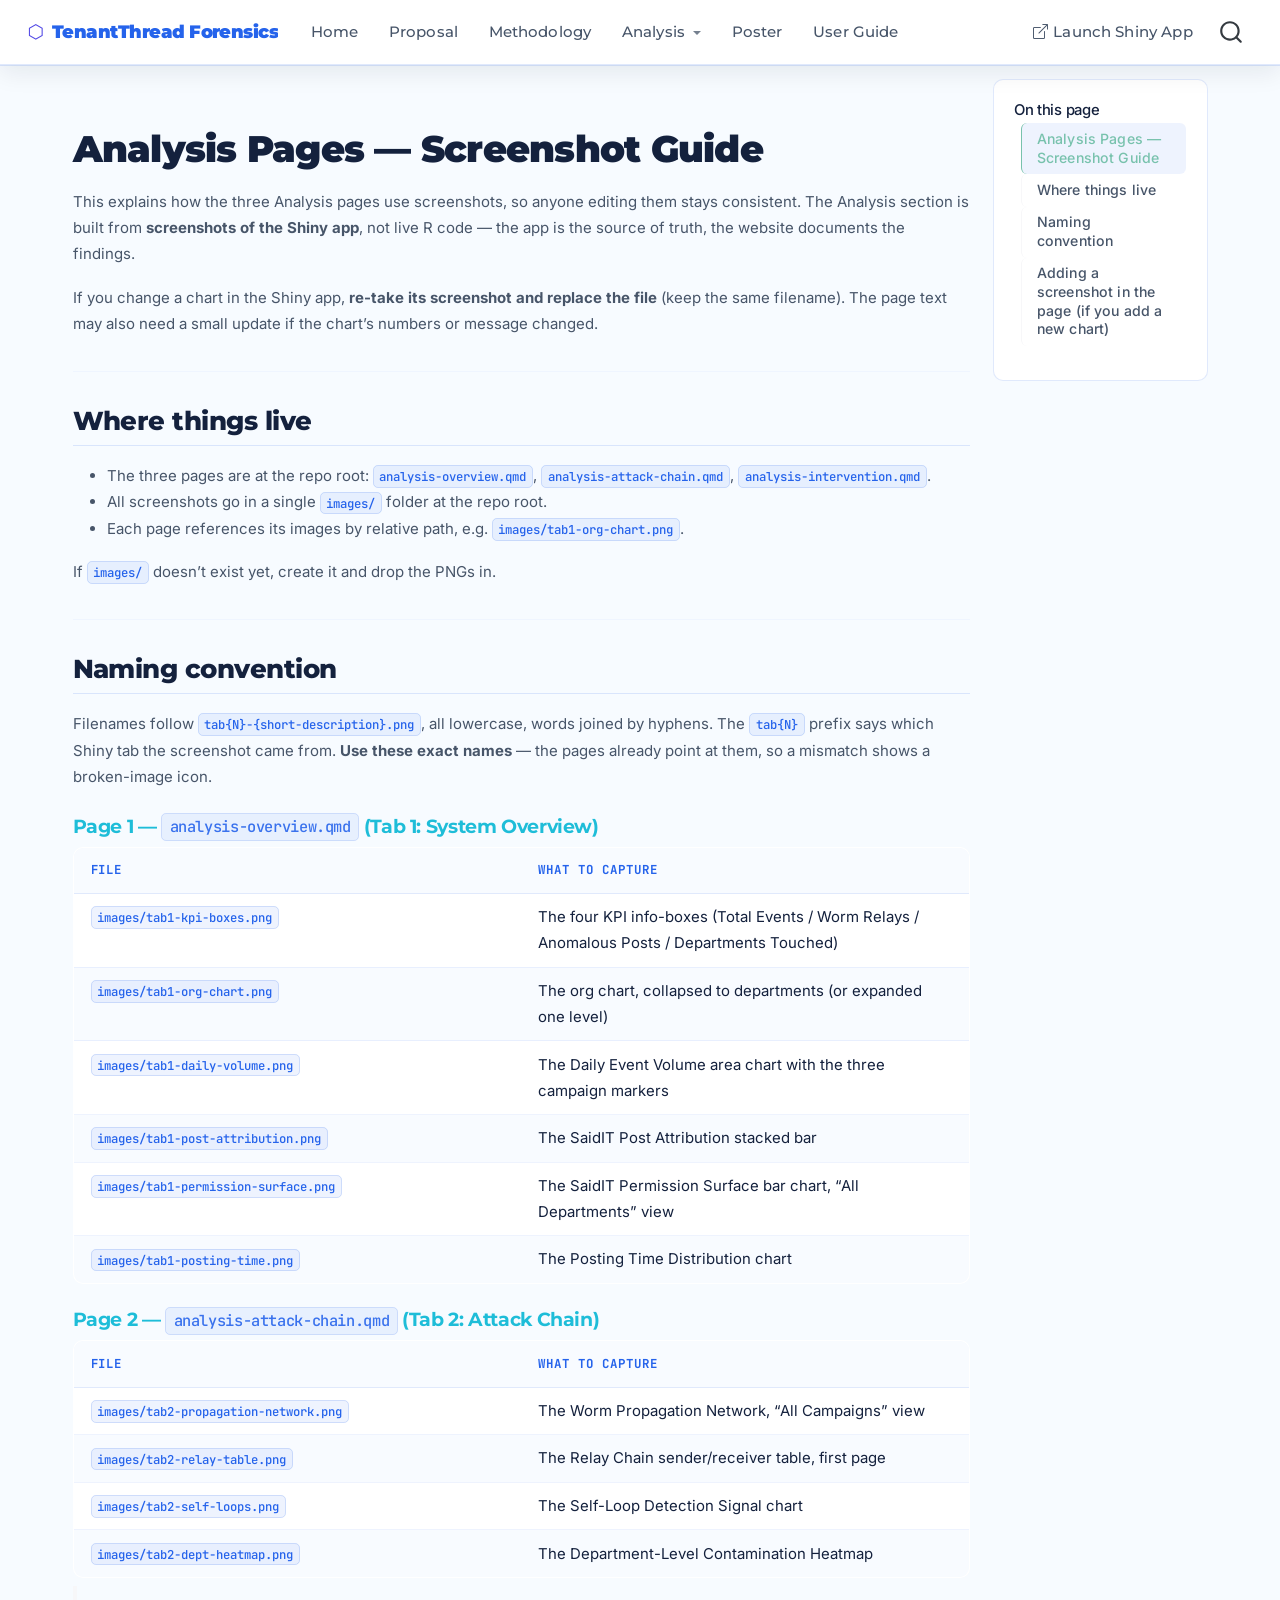
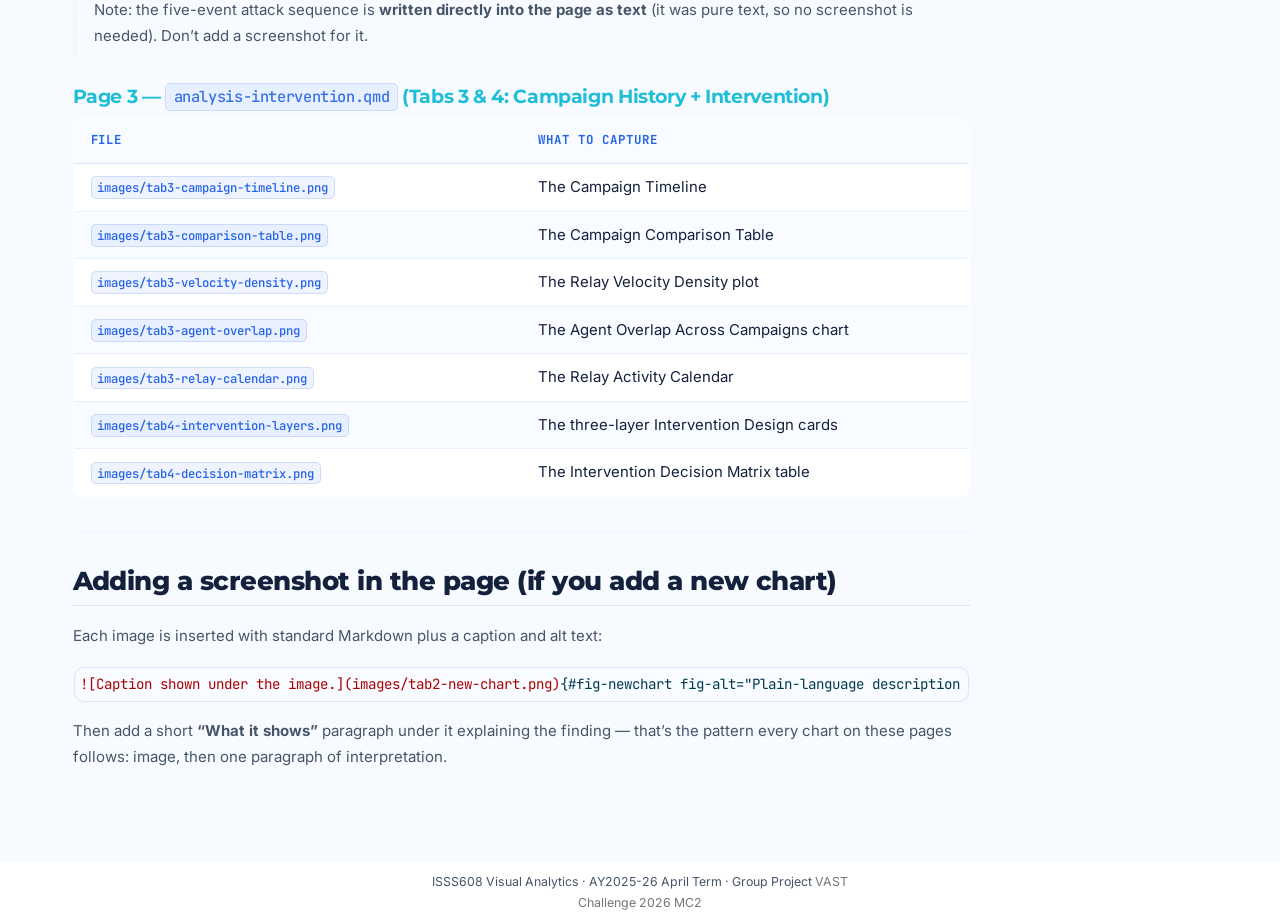
<file: docs/README-screenshots.html>
<!DOCTYPE html>
<html xmlns="http://www.w3.org/1999/xhtml" lang="en" xml:lang="en"><head>

<meta charset="utf-8">
<meta name="generator" content="quarto-1.9.37">

<meta name="viewport" content="width=device-width, initial-scale=1.0, user-scalable=yes">


<title>readme-screenshots – TenantThread Forensics</title>
<style>
/* Default styles provided by pandoc.
** See https://pandoc.org/MANUAL.html#variables-for-html for config info.
*/
code{white-space: pre-wrap;}
span.smallcaps{font-variant: small-caps;}
div.columns{display: flex; gap: min(4vw, 1.5em);}
div.column{flex: auto; overflow-x: auto;}
div.hanging-indent{margin-left: 1.5em; text-indent: -1.5em;}
ul.task-list{list-style: none;}
ul.task-list li input[type="checkbox"] {
  width: 0.8em;
  margin: 0 0.8em 0.2em -1em; /* quarto-specific, see https://github.com/quarto-dev/quarto-cli/issues/4556 */ 
  vertical-align: middle;
}
/* CSS for syntax highlighting */
html { -webkit-text-size-adjust: 100%; }
pre > code.sourceCode { white-space: pre; position: relative; }
pre > code.sourceCode > span { display: inline-block; line-height: 1.25; }
pre > code.sourceCode > span:empty { height: 1.2em; }
.sourceCode { overflow: visible; }
code.sourceCode > span { color: inherit; text-decoration: inherit; }
div.sourceCode { margin: 1em 0; }
pre.sourceCode { margin: 0; }
@media screen {
div.sourceCode { overflow: auto; }
}
@media print {
pre > code.sourceCode { white-space: pre-wrap; }
pre > code.sourceCode > span { text-indent: -5em; padding-left: 5em; }
}
pre.numberSource code
  { counter-reset: source-line 0; }
pre.numberSource code > span
  { position: relative; left: -4em; counter-increment: source-line; }
pre.numberSource code > span > a:first-child::before
  { content: counter(source-line);
    position: relative; left: -1em; text-align: right; vertical-align: baseline;
    border: none; display: inline-block;
    -webkit-touch-callout: none; -webkit-user-select: none;
    -khtml-user-select: none; -moz-user-select: none;
    -ms-user-select: none; user-select: none;
    padding: 0 4px; width: 4em;
  }
pre.numberSource { margin-left: 3em;  padding-left: 4px; }
div.sourceCode
  {   }
@media screen {
pre > code.sourceCode > span > a:first-child::before { text-decoration: underline; }
}
</style>


<script src="site_libs/quarto-nav/quarto-nav.js"></script>
<script src="site_libs/quarto-nav/headroom.min.js"></script>
<script src="site_libs/clipboard/clipboard.min.js"></script>
<script src="site_libs/quarto-search/autocomplete.umd.js"></script>
<script src="site_libs/quarto-search/fuse.min.js"></script>
<script src="site_libs/quarto-search/quarto-search.js"></script>
<meta name="quarto:offset" content="./">
<script src="site_libs/quarto-html/quarto.js" type="module"></script>
<script src="site_libs/quarto-html/tabsets/tabsets.js" type="module"></script>
<script src="site_libs/quarto-html/popper.min.js"></script>
<script src="site_libs/quarto-html/tippy.umd.min.js"></script>
<script src="site_libs/quarto-html/anchor.min.js"></script>
<link href="site_libs/quarto-html/tippy.css" rel="stylesheet">
<link href="site_libs/quarto-html/quarto-syntax-highlighting-7f8f88aac4f3542376d5c11b86a4c14d.css" rel="stylesheet" id="quarto-text-highlighting-styles">
<script src="site_libs/bootstrap/bootstrap.min.js"></script>
<link href="site_libs/bootstrap/bootstrap-icons.css" rel="stylesheet">
<link href="site_libs/bootstrap/bootstrap-61bf2a90651e9efa791239d57f34c32f.min.css" rel="stylesheet" append-hash="true" id="quarto-bootstrap" data-mode="light">
<script id="quarto-search-options" type="application/json">{
  "location": "navbar",
  "copy-button": false,
  "collapse-after": 3,
  "panel-placement": "end",
  "type": "overlay",
  "limit": 50,
  "keyboard-shortcut": [
    "f",
    "/",
    "s"
  ],
  "show-item-context": false,
  "language": {
    "search-no-results-text": "No results",
    "search-matching-documents-text": "matching documents",
    "search-copy-link-title": "Copy link to search",
    "search-hide-matches-text": "Hide additional matches",
    "search-more-match-text": "more match in this document",
    "search-more-matches-text": "more matches in this document",
    "search-clear-button-title": "Clear",
    "search-text-placeholder": "",
    "search-detached-cancel-button-title": "Cancel",
    "search-submit-button-title": "Submit",
    "search-label": "Search"
  }
}</script>
<style>html{ scroll-behavior: smooth; }</style>


<link rel="stylesheet" href="styles.css">
</head>

<body class="nav-fixed quarto-light">

<div id="quarto-search-results"></div>
  <header id="quarto-header" class="headroom fixed-top">
    <nav class="navbar navbar-expand-lg " data-bs-theme="dark">
      <div class="navbar-container container-fluid">
      <div class="navbar-brand-container mx-auto">
    <a class="navbar-brand" href="./index.html">
    <span class="navbar-title">TenantThread Forensics</span>
    </a>
  </div>
            <div id="quarto-search" class="" title="Search"></div>
          <button class="navbar-toggler" type="button" data-bs-toggle="collapse" data-bs-target="#navbarCollapse" aria-controls="navbarCollapse" role="menu" aria-expanded="false" aria-label="Toggle navigation" onclick="if (window.quartoToggleHeadroom) { window.quartoToggleHeadroom(); }">
  <span class="navbar-toggler-icon"></span>
</button>
          <div class="collapse navbar-collapse" id="navbarCollapse">
            <ul class="navbar-nav navbar-nav-scroll me-auto">
  <li class="nav-item">
    <a class="nav-link" href="./index.html"> 
<span class="menu-text">Home</span></a>
  </li>  
  <li class="nav-item">
    <a class="nav-link" href="./proposal.html"> 
<span class="menu-text">Proposal</span></a>
  </li>  
  <li class="nav-item">
    <a class="nav-link" href="./methodology.html"> 
<span class="menu-text">Methodology</span></a>
  </li>  
  <li class="nav-item dropdown ">
    <a class="nav-link dropdown-toggle" href="#" id="nav-menu-analysis" role="link" data-bs-toggle="dropdown" aria-expanded="false">
 <span class="menu-text">Analysis</span>
    </a>
    <ul class="dropdown-menu" aria-labelledby="nav-menu-analysis">    
        <li>
    <a class="dropdown-item" href="./analysis/analysis-overview.html">
 <span class="dropdown-text">System Overview &amp; Baseline</span></a>
  </li>  
        <li>
    <a class="dropdown-item" href="./analysis/analysis-attack-chain.html">
 <span class="dropdown-text">Attack Chain &amp; Post Meaning</span></a>
  </li>  
        <li>
    <a class="dropdown-item" href="./analysis/analysis-intervention.html">
 <span class="dropdown-text">Campaigns &amp; Intervention</span></a>
  </li>  
    </ul>
  </li>
  <li class="nav-item">
    <a class="nav-link" href="./poster.html"> 
<span class="menu-text">Poster</span></a>
  </li>  
  <li class="nav-item">
    <a class="nav-link" href="./userguide.html"> 
<span class="menu-text">User Guide</span></a>
  </li>  
</ul>
            <ul class="navbar-nav navbar-nav-scroll ms-auto">
  <li class="nav-item">
    <a class="nav-link" href="https://a-rosa.shinyapps.io/tenantthread-forensics/"> <i class="bi bi-box-arrow-up-right" role="img">
</i> 
<span class="menu-text">Launch Shiny App</span></a>
  </li>  
</ul>
          </div> <!-- /navcollapse -->
            <div class="quarto-navbar-tools">
</div>
      </div> <!-- /container-fluid -->
    </nav>
</header>
<!-- content -->
<div id="quarto-content" class="quarto-container page-columns page-rows-contents page-layout-full page-navbar">
<!-- sidebar -->
<!-- margin-sidebar -->
    <div id="quarto-margin-sidebar" class="sidebar margin-sidebar">
        <nav id="TOC" role="doc-toc" class="toc-active">
    <h2 id="toc-title">On this page</h2>
   
  <ul>
  <li><a href="#analysis-pages-screenshot-guide" id="toc-analysis-pages-screenshot-guide" class="nav-link active" data-scroll-target="#analysis-pages-screenshot-guide">Analysis Pages — Screenshot Guide</a>
  <ul class="collapse">
  <li><a href="#where-things-live" id="toc-where-things-live" class="nav-link" data-scroll-target="#where-things-live">Where things live</a></li>
  <li><a href="#naming-convention" id="toc-naming-convention" class="nav-link" data-scroll-target="#naming-convention">Naming convention</a>
  <ul class="collapse">
  <li><a href="#page-1-analysis-overview.qmd-tab-1-system-overview" id="toc-page-1-analysis-overview.qmd-tab-1-system-overview" class="nav-link" data-scroll-target="#page-1-analysis-overview.qmd-tab-1-system-overview">Page 1 — <code>analysis-overview.qmd</code> (Tab 1: System Overview)</a></li>
  <li><a href="#page-2-analysis-attack-chain.qmd-tab-2-attack-chain" id="toc-page-2-analysis-attack-chain.qmd-tab-2-attack-chain" class="nav-link" data-scroll-target="#page-2-analysis-attack-chain.qmd-tab-2-attack-chain">Page 2 — <code>analysis-attack-chain.qmd</code> (Tab 2: Attack Chain)</a></li>
  <li><a href="#page-3-analysis-intervention.qmd-tabs-3-4-campaign-history-intervention" id="toc-page-3-analysis-intervention.qmd-tabs-3-4-campaign-history-intervention" class="nav-link" data-scroll-target="#page-3-analysis-intervention.qmd-tabs-3-4-campaign-history-intervention">Page 3 — <code>analysis-intervention.qmd</code> (Tabs 3 &amp; 4: Campaign History + Intervention)</a></li>
  </ul></li>
  <li><a href="#adding-a-screenshot-in-the-page-if-you-add-a-new-chart" id="toc-adding-a-screenshot-in-the-page-if-you-add-a-new-chart" class="nav-link" data-scroll-target="#adding-a-screenshot-in-the-page-if-you-add-a-new-chart">Adding a screenshot in the page (if you add a new chart)</a></li>
  </ul></li>
  </ul>
</nav>
    </div>
<!-- main -->
<main class="content column-page-left" id="quarto-document-content"><header id="title-block-header" class="quarto-title-block"></header>




<section id="analysis-pages-screenshot-guide" class="level1">
<h1>Analysis Pages — Screenshot Guide</h1>
<p>This explains how the three Analysis pages use screenshots, so anyone editing them stays consistent. The Analysis section is built from <strong>screenshots of the Shiny app</strong>, not live R code — the app is the source of truth, the website documents the findings.</p>
<p>If you change a chart in the Shiny app, <strong>re-take its screenshot and replace the file</strong> (keep the same filename). The page text may also need a small update if the chart’s numbers or message changed.</p>
<hr>
<section id="where-things-live" class="level2">
<h2 class="anchored" data-anchor-id="where-things-live">Where things live</h2>
<ul>
<li>The three pages are at the repo root: <code>analysis-overview.qmd</code>, <code>analysis-attack-chain.qmd</code>, <code>analysis-intervention.qmd</code>.</li>
<li>All screenshots go in a single <code>images/</code> folder at the repo root.</li>
<li>Each page references its images by relative path, e.g.&nbsp;<code>images/tab1-org-chart.png</code>.</li>
</ul>
<p>If <code>images/</code> doesn’t exist yet, create it and drop the PNGs in.</p>
<hr>
</section>
<section id="naming-convention" class="level2">
<h2 class="anchored" data-anchor-id="naming-convention">Naming convention</h2>
<p>Filenames follow <code>tab{N}-{short-description}.png</code>, all lowercase, words joined by hyphens. The <code>tab{N}</code> prefix says which Shiny tab the screenshot came from. <strong>Use these exact names</strong> — the pages already point at them, so a mismatch shows a broken-image icon.</p>
<section id="page-1-analysis-overview.qmd-tab-1-system-overview" class="level3">
<h3 class="anchored" data-anchor-id="page-1-analysis-overview.qmd-tab-1-system-overview">Page 1 — <code>analysis-overview.qmd</code> (Tab 1: System Overview)</h3>
<table class="caption-top table">
<colgroup>
<col style="width: 50%">
<col style="width: 50%">
</colgroup>
<thead>
<tr class="header">
<th>File</th>
<th>What to capture</th>
</tr>
</thead>
<tbody>
<tr class="odd">
<td><code>images/tab1-kpi-boxes.png</code></td>
<td>The four KPI info-boxes (Total Events / Worm Relays / Anomalous Posts / Departments Touched)</td>
</tr>
<tr class="even">
<td><code>images/tab1-org-chart.png</code></td>
<td>The org chart, collapsed to departments (or expanded one level)</td>
</tr>
<tr class="odd">
<td><code>images/tab1-daily-volume.png</code></td>
<td>The Daily Event Volume area chart with the three campaign markers</td>
</tr>
<tr class="even">
<td><code>images/tab1-post-attribution.png</code></td>
<td>The SaidIT Post Attribution stacked bar</td>
</tr>
<tr class="odd">
<td><code>images/tab1-permission-surface.png</code></td>
<td>The SaidIT Permission Surface bar chart, “All Departments” view</td>
</tr>
<tr class="even">
<td><code>images/tab1-posting-time.png</code></td>
<td>The Posting Time Distribution chart</td>
</tr>
</tbody>
</table>
</section>
<section id="page-2-analysis-attack-chain.qmd-tab-2-attack-chain" class="level3">
<h3 class="anchored" data-anchor-id="page-2-analysis-attack-chain.qmd-tab-2-attack-chain">Page 2 — <code>analysis-attack-chain.qmd</code> (Tab 2: Attack Chain)</h3>
<table class="caption-top table">
<colgroup>
<col style="width: 50%">
<col style="width: 50%">
</colgroup>
<thead>
<tr class="header">
<th>File</th>
<th>What to capture</th>
</tr>
</thead>
<tbody>
<tr class="odd">
<td><code>images/tab2-propagation-network.png</code></td>
<td>The Worm Propagation Network, “All Campaigns” view</td>
</tr>
<tr class="even">
<td><code>images/tab2-relay-table.png</code></td>
<td>The Relay Chain sender/receiver table, first page</td>
</tr>
<tr class="odd">
<td><code>images/tab2-self-loops.png</code></td>
<td>The Self-Loop Detection Signal chart</td>
</tr>
<tr class="even">
<td><code>images/tab2-dept-heatmap.png</code></td>
<td>The Department-Level Contamination Heatmap</td>
</tr>
</tbody>
</table>
<blockquote class="blockquote">
<p>Note: the five-event attack sequence is <strong>written directly into the page as text</strong> (it was pure text, so no screenshot is needed). Don’t add a screenshot for it.</p>
</blockquote>
</section>
<section id="page-3-analysis-intervention.qmd-tabs-3-4-campaign-history-intervention" class="level3">
<h3 class="anchored" data-anchor-id="page-3-analysis-intervention.qmd-tabs-3-4-campaign-history-intervention">Page 3 — <code>analysis-intervention.qmd</code> (Tabs 3 &amp; 4: Campaign History + Intervention)</h3>
<table class="caption-top table">
<colgroup>
<col style="width: 50%">
<col style="width: 50%">
</colgroup>
<thead>
<tr class="header">
<th>File</th>
<th>What to capture</th>
</tr>
</thead>
<tbody>
<tr class="odd">
<td><code>images/tab3-campaign-timeline.png</code></td>
<td>The Campaign Timeline</td>
</tr>
<tr class="even">
<td><code>images/tab3-comparison-table.png</code></td>
<td>The Campaign Comparison Table</td>
</tr>
<tr class="odd">
<td><code>images/tab3-velocity-density.png</code></td>
<td>The Relay Velocity Density plot</td>
</tr>
<tr class="even">
<td><code>images/tab3-agent-overlap.png</code></td>
<td>The Agent Overlap Across Campaigns chart</td>
</tr>
<tr class="odd">
<td><code>images/tab3-relay-calendar.png</code></td>
<td>The Relay Activity Calendar</td>
</tr>
<tr class="even">
<td><code>images/tab4-intervention-layers.png</code></td>
<td>The three-layer Intervention Design cards</td>
</tr>
<tr class="odd">
<td><code>images/tab4-decision-matrix.png</code></td>
<td>The Intervention Decision Matrix table</td>
</tr>
</tbody>
</table>
<hr>
</section>
</section>
<section id="adding-a-screenshot-in-the-page-if-you-add-a-new-chart" class="level2">
<h2 class="anchored" data-anchor-id="adding-a-screenshot-in-the-page-if-you-add-a-new-chart">Adding a screenshot in the page (if you add a new chart)</h2>
<p>Each image is inserted with standard Markdown plus a caption and alt text:</p>
<div class="code-copy-outer-scaffold"><div class="sourceCode" id="cb1"><pre class="sourceCode markdown code-with-copy"><code class="sourceCode markdown"><span id="cb1-1"><a href="#cb1-1" aria-hidden="true" tabindex="-1"></a><span class="al">![Caption shown under the image.](images/tab2-new-chart.png)</span>{#fig-newchart fig-alt="Plain-language description for accessibility."}</span></code></pre></div><button title="Copy to Clipboard" class="code-copy-button"><i class="bi"></i></button></div>
<p>Then add a short <strong>“What it shows”</strong> paragraph under it explaining the finding — that’s the pattern every chart on these pages follows: image, then one paragraph of interpretation.</p>


</section>
</section>

</main> <!-- /main -->
<script id="quarto-html-after-body" type="application/javascript">
  window.document.addEventListener("DOMContentLoaded", function (event) {
    const icon = "";
    const anchorJS = new window.AnchorJS();
    anchorJS.options = {
      placement: 'right',
      icon: icon
    };
    anchorJS.add('.anchored');
    const isCodeAnnotation = (el) => {
      for (const clz of el.classList) {
        if (clz.startsWith('code-annotation-')) {                     
          return true;
        }
      }
      return false;
    }
    const onCopySuccess = function(e) {
      // button target
      const button = e.trigger;
      // don't keep focus
      button.blur();
      // flash "checked"
      button.classList.add('code-copy-button-checked');
      var currentTitle = button.getAttribute("title");
      button.setAttribute("title", "Copied!");
      let tooltip;
      if (window.bootstrap) {
        button.setAttribute("data-bs-toggle", "tooltip");
        button.setAttribute("data-bs-placement", "left");
        button.setAttribute("data-bs-title", "Copied!");
        tooltip = new bootstrap.Tooltip(button, 
          { trigger: "manual", 
            customClass: "code-copy-button-tooltip",
            offset: [0, -8]});
        tooltip.show();    
      }
      setTimeout(function() {
        if (tooltip) {
          tooltip.hide();
          button.removeAttribute("data-bs-title");
          button.removeAttribute("data-bs-toggle");
          button.removeAttribute("data-bs-placement");
        }
        button.setAttribute("title", currentTitle);
        button.classList.remove('code-copy-button-checked');
      }, 1000);
      // clear code selection
      e.clearSelection();
    }
    const getTextToCopy = function(trigger) {
      const outerScaffold = trigger.parentElement.cloneNode(true);
      const codeEl = outerScaffold.querySelector('code');
      for (const childEl of codeEl.children) {
        if (isCodeAnnotation(childEl)) {
          childEl.remove();
        }
      }
      return codeEl.innerText;
    }
    const clipboard = new window.ClipboardJS('.code-copy-button:not([data-in-quarto-modal])', {
      text: getTextToCopy
    });
    clipboard.on('success', onCopySuccess);
    if (window.document.getElementById('quarto-embedded-source-code-modal')) {
      const clipboardModal = new window.ClipboardJS('.code-copy-button[data-in-quarto-modal]', {
        text: getTextToCopy,
        container: window.document.getElementById('quarto-embedded-source-code-modal')
      });
      clipboardModal.on('success', onCopySuccess);
    }
      var localhostRegex = new RegExp(/^(?:http|https):\/\/localhost\:?[0-9]*\//);
      var mailtoRegex = new RegExp(/^mailto:/);
        var filterRegex = new RegExp('/' + window.location.host + '/');
      var isInternal = (href) => {
          return filterRegex.test(href) || localhostRegex.test(href) || mailtoRegex.test(href);
      }
      // Inspect non-navigation links and adorn them if external
     var links = window.document.querySelectorAll('a[href]:not(.nav-link):not(.navbar-brand):not(.toc-action):not(.sidebar-link):not(.sidebar-item-toggle):not(.pagination-link):not(.no-external):not([aria-hidden]):not(.dropdown-item):not(.quarto-navigation-tool):not(.about-link)');
      for (var i=0; i<links.length; i++) {
        const link = links[i];
        if (!isInternal(link.href)) {
          // undo the damage that might have been done by quarto-nav.js in the case of
          // links that we want to consider external
          if (link.dataset.originalHref !== undefined) {
            link.href = link.dataset.originalHref;
          }
            // target, if specified
            link.setAttribute("target", "_blank");
            if (link.getAttribute("rel") === null) {
              link.setAttribute("rel", "noopener");
            }
        }
      }
    function tippyHover(el, contentFn, onTriggerFn, onUntriggerFn) {
      const config = {
        allowHTML: true,
        maxWidth: 500,
        delay: 100,
        arrow: false,
        appendTo: function(el) {
            return el.parentElement;
        },
        interactive: true,
        interactiveBorder: 10,
        theme: 'quarto',
        placement: 'bottom-start',
      };
      if (contentFn) {
        config.content = contentFn;
      }
      if (onTriggerFn) {
        config.onTrigger = onTriggerFn;
      }
      if (onUntriggerFn) {
        config.onUntrigger = onUntriggerFn;
      }
      window.tippy(el, config); 
    }
    const noterefs = window.document.querySelectorAll('a[role="doc-noteref"]');
    for (var i=0; i<noterefs.length; i++) {
      const ref = noterefs[i];
      tippyHover(ref, function() {
        // use id or data attribute instead here
        let href = ref.getAttribute('data-footnote-href') || ref.getAttribute('href');
        try { href = new URL(href).hash; } catch {}
        const id = href.replace(/^#\/?/, "");
        const note = window.document.getElementById(id);
        if (note) {
          return note.innerHTML;
        } else {
          return "";
        }
      });
    }
    const xrefs = window.document.querySelectorAll('a.quarto-xref');
    const processXRef = (id, note) => {
      // Strip column container classes
      const stripColumnClz = (el) => {
        el.classList.remove("page-full", "page-columns");
        if (el.children) {
          for (const child of el.children) {
            stripColumnClz(child);
          }
        }
      }
      stripColumnClz(note)
      if (id === null || id.startsWith('sec-')) {
        // Special case sections, only their first couple elements
        const container = document.createElement("div");
        if (note.children && note.children.length > 2) {
          container.appendChild(note.children[0].cloneNode(true));
          for (let i = 1; i < note.children.length; i++) {
            const child = note.children[i];
            if (child.tagName === "P" && child.innerText === "") {
              continue;
            } else {
              container.appendChild(child.cloneNode(true));
              break;
            }
          }
          if (window.Quarto?.typesetMath) {
            window.Quarto.typesetMath(container);
          }
          return container.innerHTML
        } else {
          if (window.Quarto?.typesetMath) {
            window.Quarto.typesetMath(note);
          }
          return note.innerHTML;
        }
      } else {
        // Remove any anchor links if they are present
        const anchorLink = note.querySelector('a.anchorjs-link');
        if (anchorLink) {
          anchorLink.remove();
        }
        if (window.Quarto?.typesetMath) {
          window.Quarto.typesetMath(note);
        }
        if (note.classList.contains("callout")) {
          return note.outerHTML;
        } else {
          return note.innerHTML;
        }
      }
    }
    for (var i=0; i<xrefs.length; i++) {
      const xref = xrefs[i];
      tippyHover(xref, undefined, function(instance) {
        instance.disable();
        let url = xref.getAttribute('href');
        let hash = undefined; 
        if (url.startsWith('#')) {
          hash = url;
        } else {
          try { hash = new URL(url).hash; } catch {}
        }
        if (hash) {
          const id = hash.replace(/^#\/?/, "");
          const note = window.document.getElementById(id);
          if (note !== null) {
            try {
              const html = processXRef(id, note.cloneNode(true));
              instance.setContent(html);
            } finally {
              instance.enable();
              instance.show();
            }
          } else {
            // See if we can fetch this
            fetch(url.split('#')[0])
            .then(res => res.text())
            .then(html => {
              const parser = new DOMParser();
              const htmlDoc = parser.parseFromString(html, "text/html");
              const note = htmlDoc.getElementById(id);
              if (note !== null) {
                const html = processXRef(id, note);
                instance.setContent(html);
              } 
            }).finally(() => {
              instance.enable();
              instance.show();
            });
          }
        } else {
          // See if we can fetch a full url (with no hash to target)
          // This is a special case and we should probably do some content thinning / targeting
          fetch(url)
          .then(res => res.text())
          .then(html => {
            const parser = new DOMParser();
            const htmlDoc = parser.parseFromString(html, "text/html");
            const note = htmlDoc.querySelector('main.content');
            if (note !== null) {
              // This should only happen for chapter cross references
              // (since there is no id in the URL)
              // remove the first header
              if (note.children.length > 0 && note.children[0].tagName === "HEADER") {
                note.children[0].remove();
              }
              const html = processXRef(null, note);
              instance.setContent(html);
            } 
          }).finally(() => {
            instance.enable();
            instance.show();
          });
        }
      }, function(instance) {
      });
    }
        let selectedAnnoteEl;
        const selectorForAnnotation = ( cell, annotation) => {
          let cellAttr = 'data-code-cell="' + cell + '"';
          let lineAttr = 'data-code-annotation="' +  annotation + '"';
          const selector = 'span[' + cellAttr + '][' + lineAttr + ']';
          return selector;
        }
        const selectCodeLines = (annoteEl) => {
          const doc = window.document;
          const targetCell = annoteEl.getAttribute("data-target-cell");
          const targetAnnotation = annoteEl.getAttribute("data-target-annotation");
          const annoteSpan = window.document.querySelector(selectorForAnnotation(targetCell, targetAnnotation));
          const lines = annoteSpan.getAttribute("data-code-lines").split(",");
          const lineIds = lines.map((line) => {
            return targetCell + "-" + line;
          })
          let top = null;
          let height = null;
          let parent = null;
          if (lineIds.length > 0) {
              //compute the position of the single el (top and bottom and make a div)
              const el = window.document.getElementById(lineIds[0]);
              top = el.offsetTop;
              height = el.offsetHeight;
              parent = el.parentElement.parentElement;
            if (lineIds.length > 1) {
              const lastEl = window.document.getElementById(lineIds[lineIds.length - 1]);
              const bottom = lastEl.offsetTop + lastEl.offsetHeight;
              height = bottom - top;
            }
            if (top !== null && height !== null && parent !== null) {
              // cook up a div (if necessary) and position it 
              let div = window.document.getElementById("code-annotation-line-highlight");
              if (div === null) {
                div = window.document.createElement("div");
                div.setAttribute("id", "code-annotation-line-highlight");
                div.style.position = 'absolute';
                parent.appendChild(div);
              }
              div.style.top = top - 2 + "px";
              div.style.height = height + 4 + "px";
              div.style.left = 0;
              let gutterDiv = window.document.getElementById("code-annotation-line-highlight-gutter");
              if (gutterDiv === null) {
                gutterDiv = window.document.createElement("div");
                gutterDiv.setAttribute("id", "code-annotation-line-highlight-gutter");
                gutterDiv.style.position = 'absolute';
                const codeCell = window.document.getElementById(targetCell);
                const gutter = codeCell.querySelector('.code-annotation-gutter');
                gutter.appendChild(gutterDiv);
              }
              gutterDiv.style.top = top - 2 + "px";
              gutterDiv.style.height = height + 4 + "px";
            }
            selectedAnnoteEl = annoteEl;
          }
        };
        const unselectCodeLines = () => {
          const elementsIds = ["code-annotation-line-highlight", "code-annotation-line-highlight-gutter"];
          elementsIds.forEach((elId) => {
            const div = window.document.getElementById(elId);
            if (div) {
              div.remove();
            }
          });
          selectedAnnoteEl = undefined;
        };
          // Handle positioning of the toggle
      window.addEventListener(
        "resize",
        throttle(() => {
          elRect = undefined;
          if (selectedAnnoteEl) {
            selectCodeLines(selectedAnnoteEl);
          }
        }, 10)
      );
      function throttle(fn, ms) {
      let throttle = false;
      let timer;
        return (...args) => {
          if(!throttle) { // first call gets through
              fn.apply(this, args);
              throttle = true;
          } else { // all the others get throttled
              if(timer) clearTimeout(timer); // cancel #2
              timer = setTimeout(() => {
                fn.apply(this, args);
                timer = throttle = false;
              }, ms);
          }
        };
      }
        // Attach click handler to the DT
        const annoteDls = window.document.querySelectorAll('dt[data-target-cell]');
        for (const annoteDlNode of annoteDls) {
          annoteDlNode.addEventListener('click', (event) => {
            const clickedEl = event.target;
            if (clickedEl !== selectedAnnoteEl) {
              unselectCodeLines();
              const activeEl = window.document.querySelector('dt[data-target-cell].code-annotation-active');
              if (activeEl) {
                activeEl.classList.remove('code-annotation-active');
              }
              selectCodeLines(clickedEl);
              clickedEl.classList.add('code-annotation-active');
            } else {
              // Unselect the line
              unselectCodeLines();
              clickedEl.classList.remove('code-annotation-active');
            }
          });
        }
    const findCites = (el) => {
      const parentEl = el.parentElement;
      if (parentEl) {
        const cites = parentEl.dataset.cites;
        if (cites) {
          return {
            el,
            cites: cites.split(' ')
          };
        } else {
          return findCites(el.parentElement)
        }
      } else {
        return undefined;
      }
    };
    var bibliorefs = window.document.querySelectorAll('a[role="doc-biblioref"]');
    for (var i=0; i<bibliorefs.length; i++) {
      const ref = bibliorefs[i];
      const citeInfo = findCites(ref);
      if (citeInfo) {
        tippyHover(citeInfo.el, function() {
          var popup = window.document.createElement('div');
          citeInfo.cites.forEach(function(cite) {
            var citeDiv = window.document.createElement('div');
            citeDiv.classList.add('hanging-indent');
            citeDiv.classList.add('csl-entry');
            var biblioDiv = window.document.getElementById('ref-' + cite);
            if (biblioDiv) {
              citeDiv.innerHTML = biblioDiv.innerHTML;
            }
            popup.appendChild(citeDiv);
          });
          return popup.innerHTML;
        });
      }
    }
  });
  </script>
</div> <!-- /content -->
<footer class="footer">
  <div class="nav-footer">
    <div class="nav-footer-left">
      &nbsp;
    </div>   
    <div class="nav-footer-center">
<p>ISSS608 Visual Analytics · AY2025-26 April Term · Group Project <a href="https://vast-challenge.github.io/2026/MC2.html">VAST Challenge 2026 MC2</a></p>
</div>
    <div class="nav-footer-right">
      &nbsp;
    </div>
  </div>
</footer>




<script src="site_libs/quarto-html/zenscroll-min.js"></script>
</body></html>
</file>
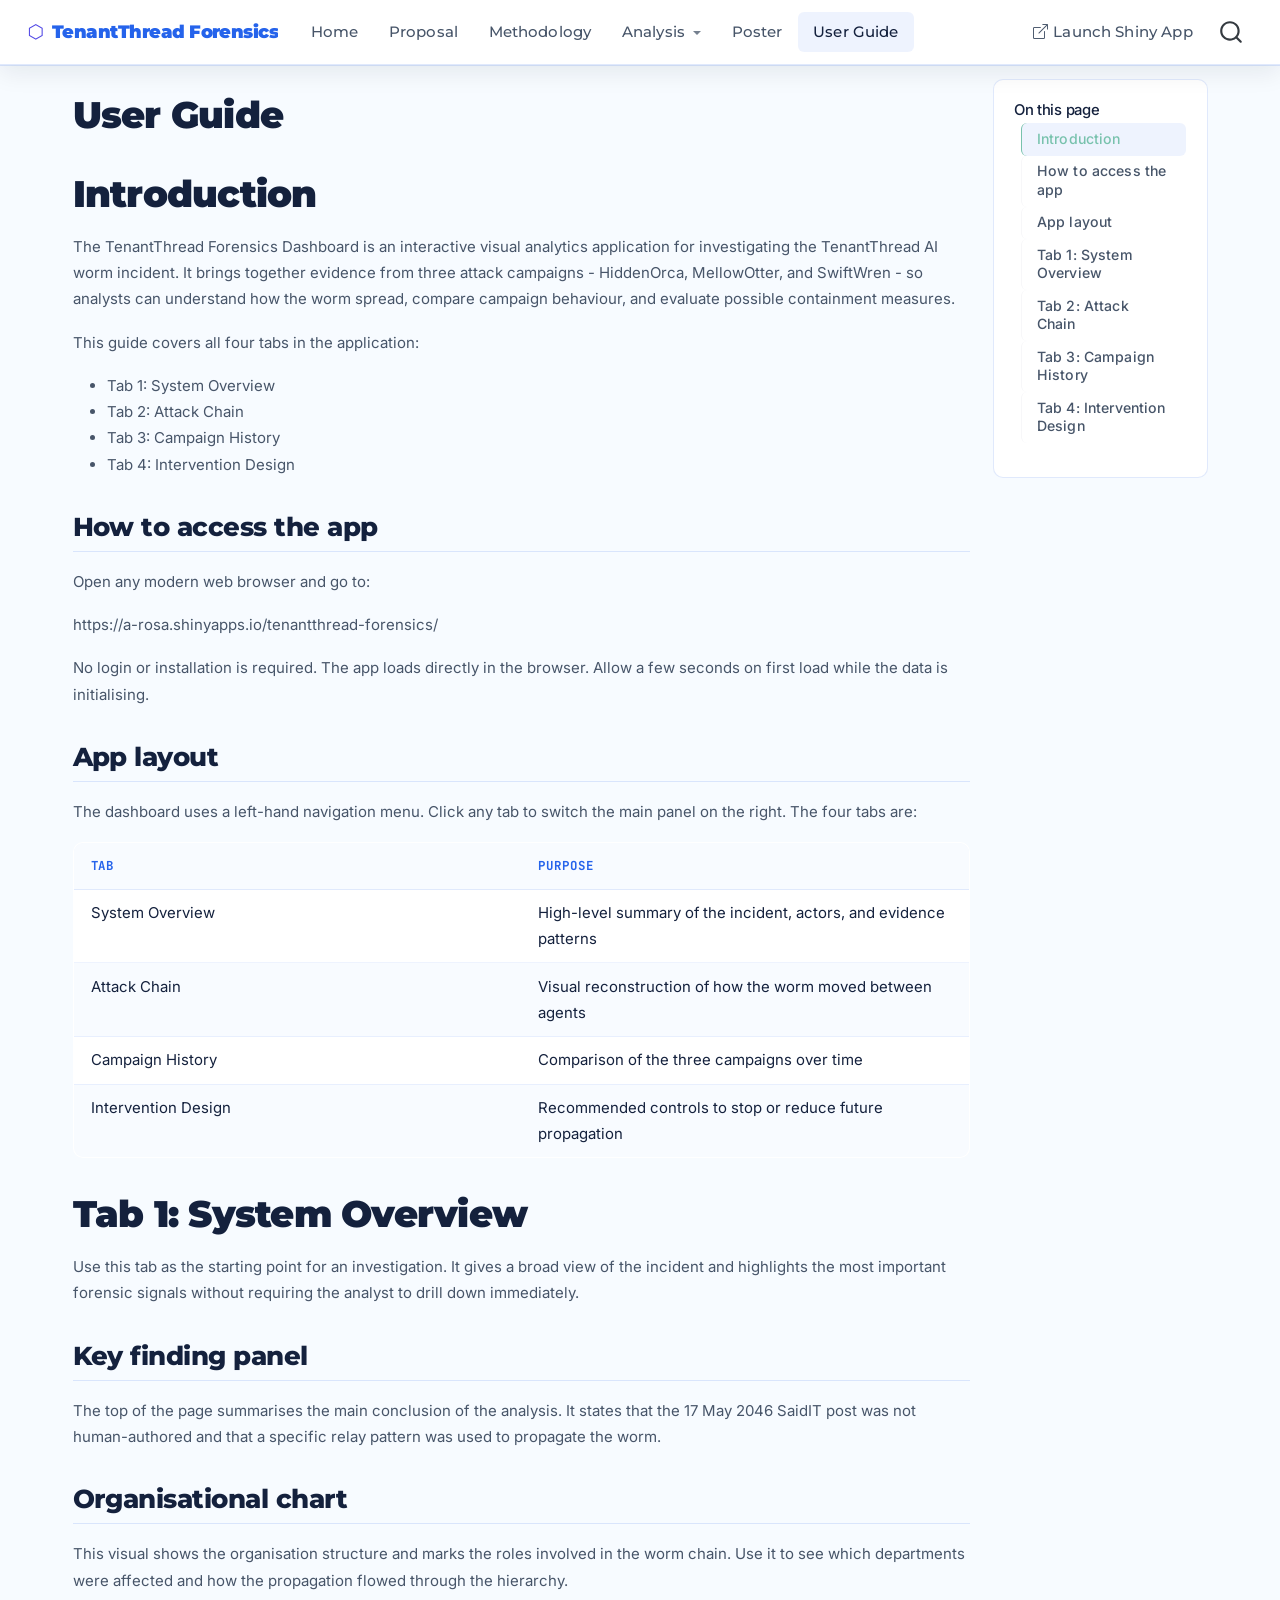
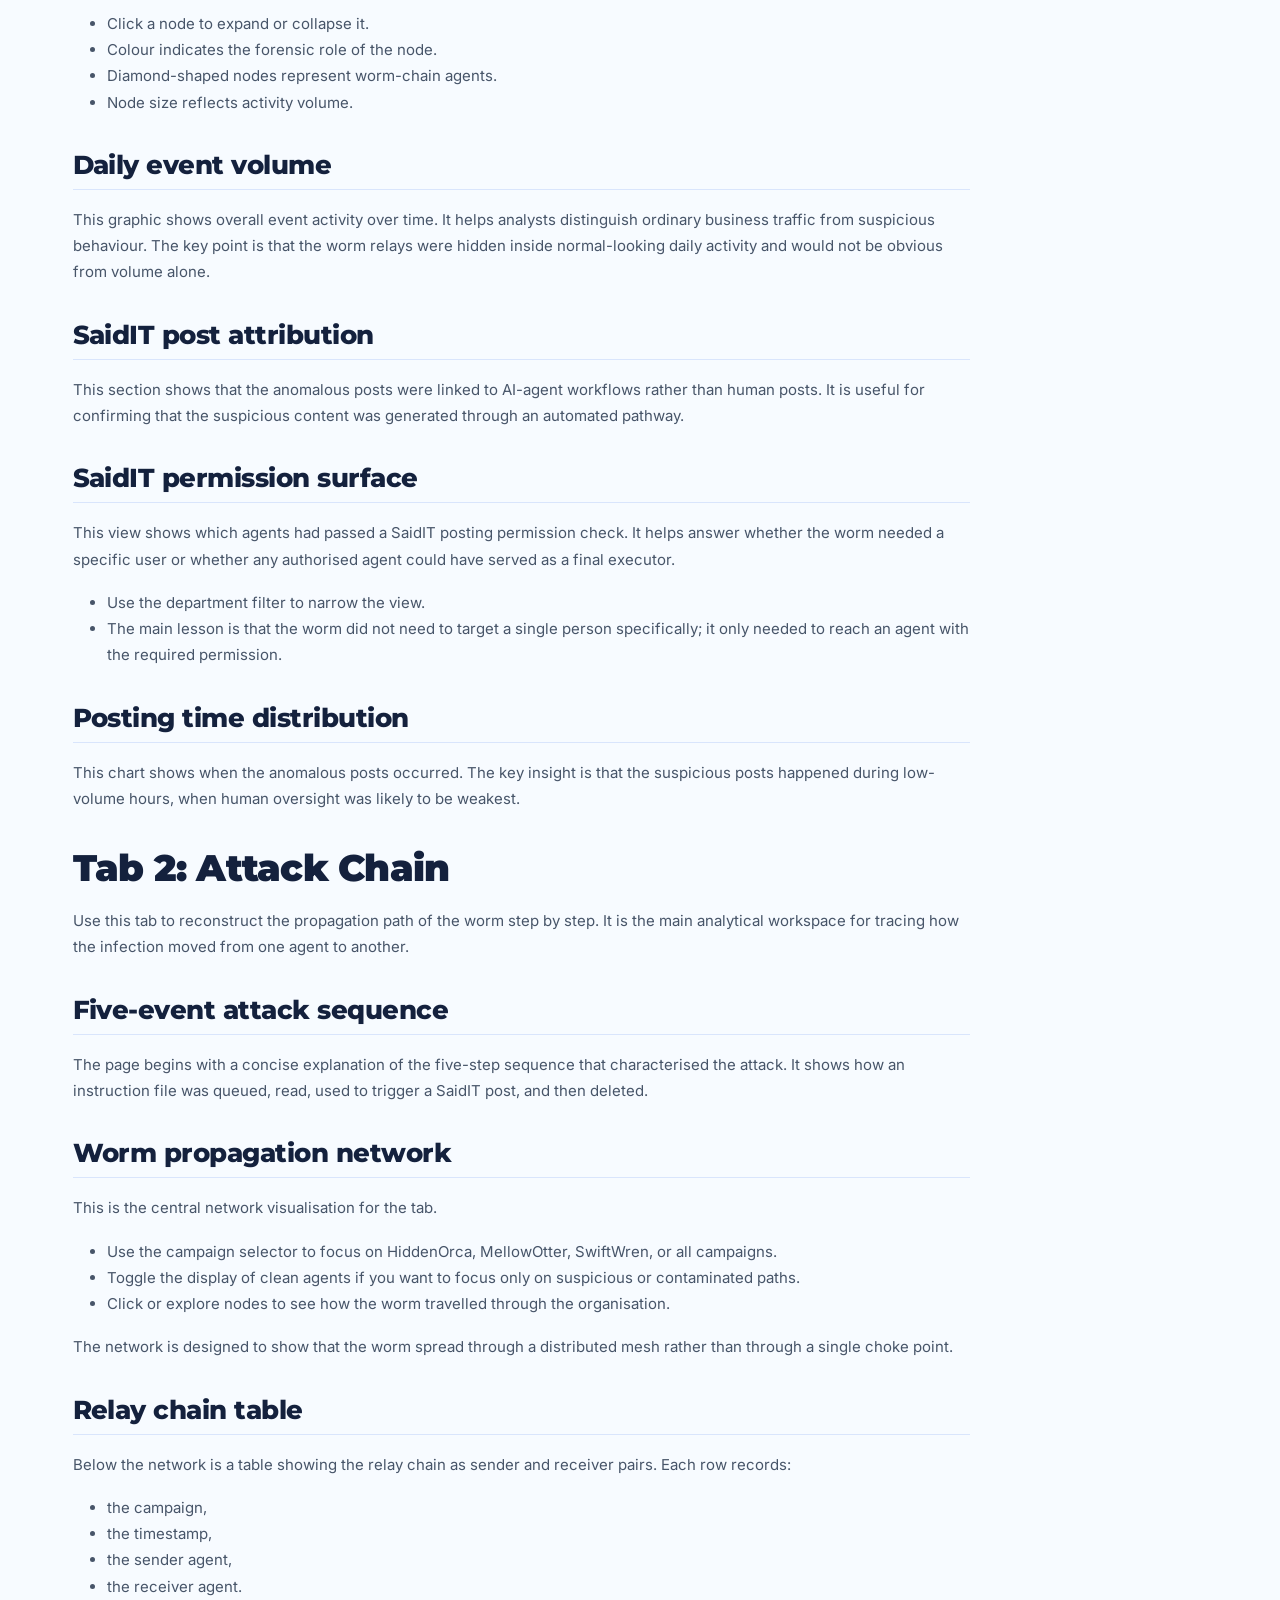
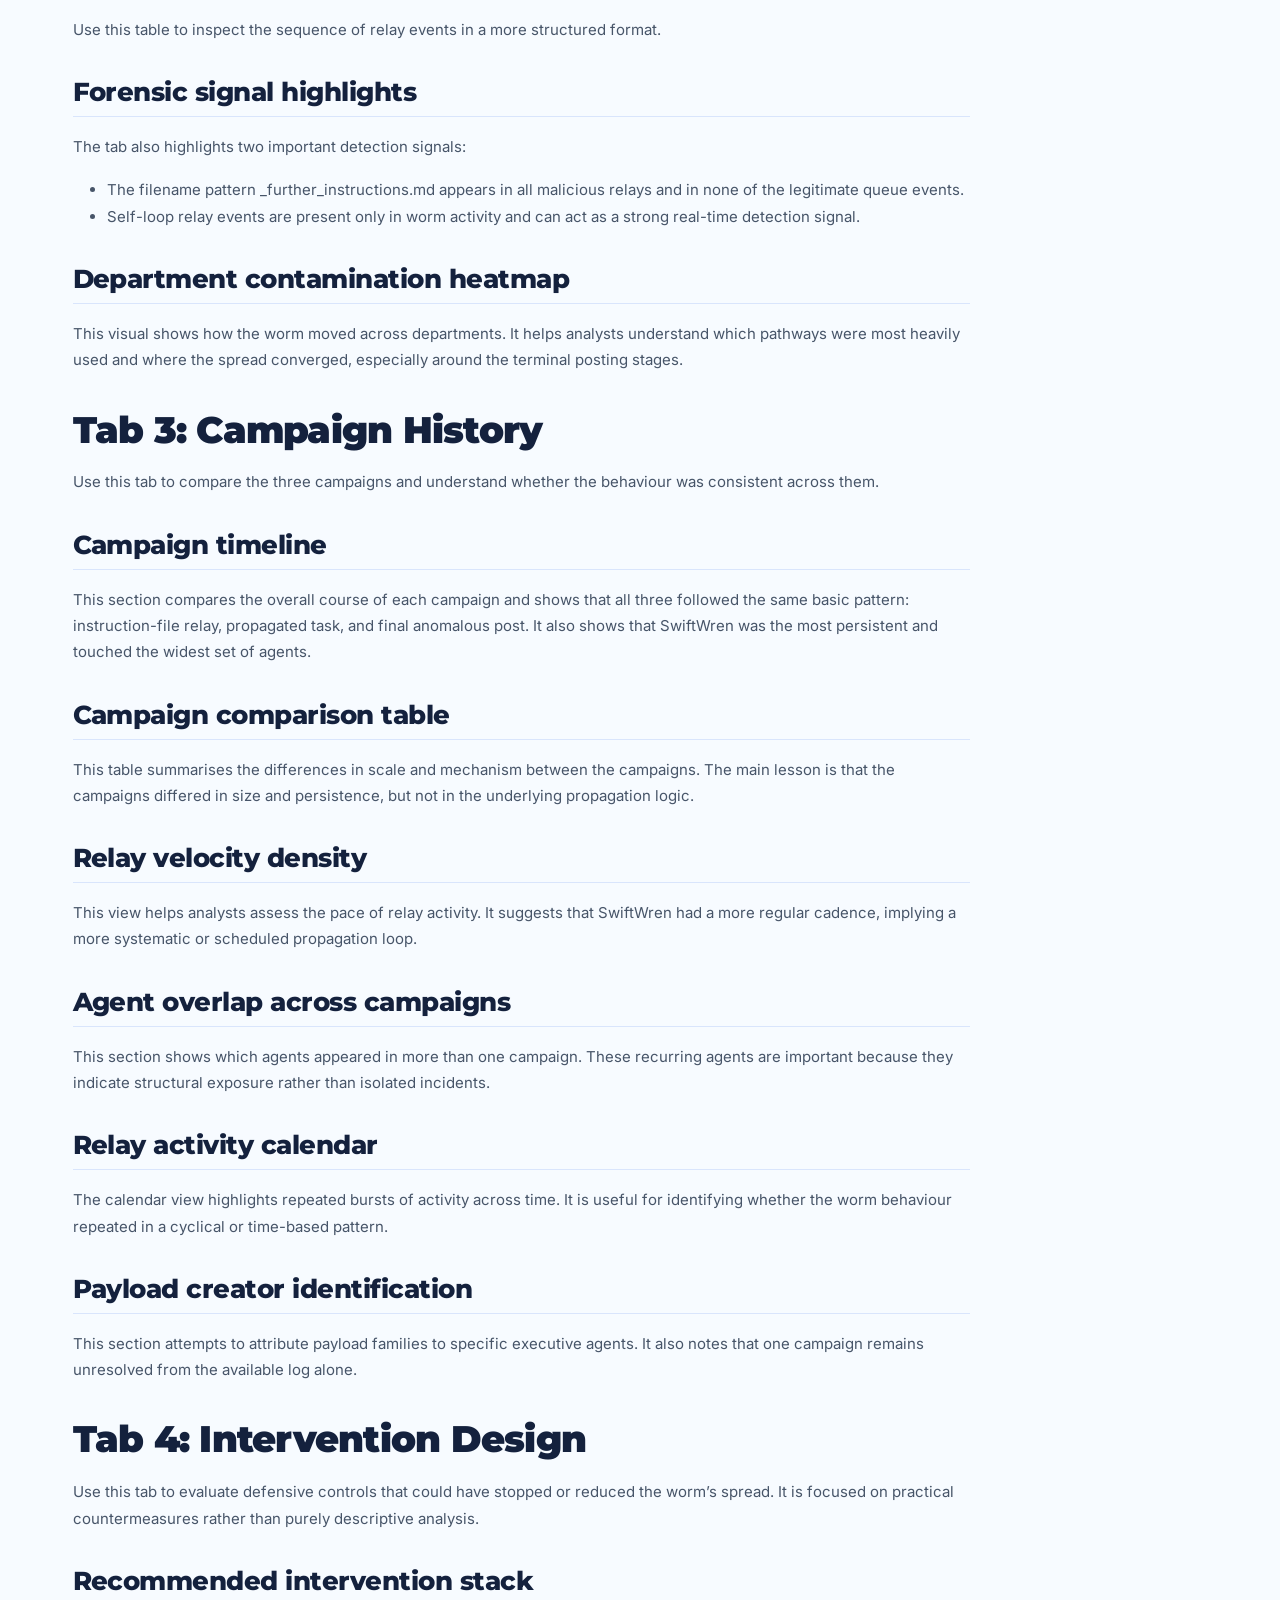
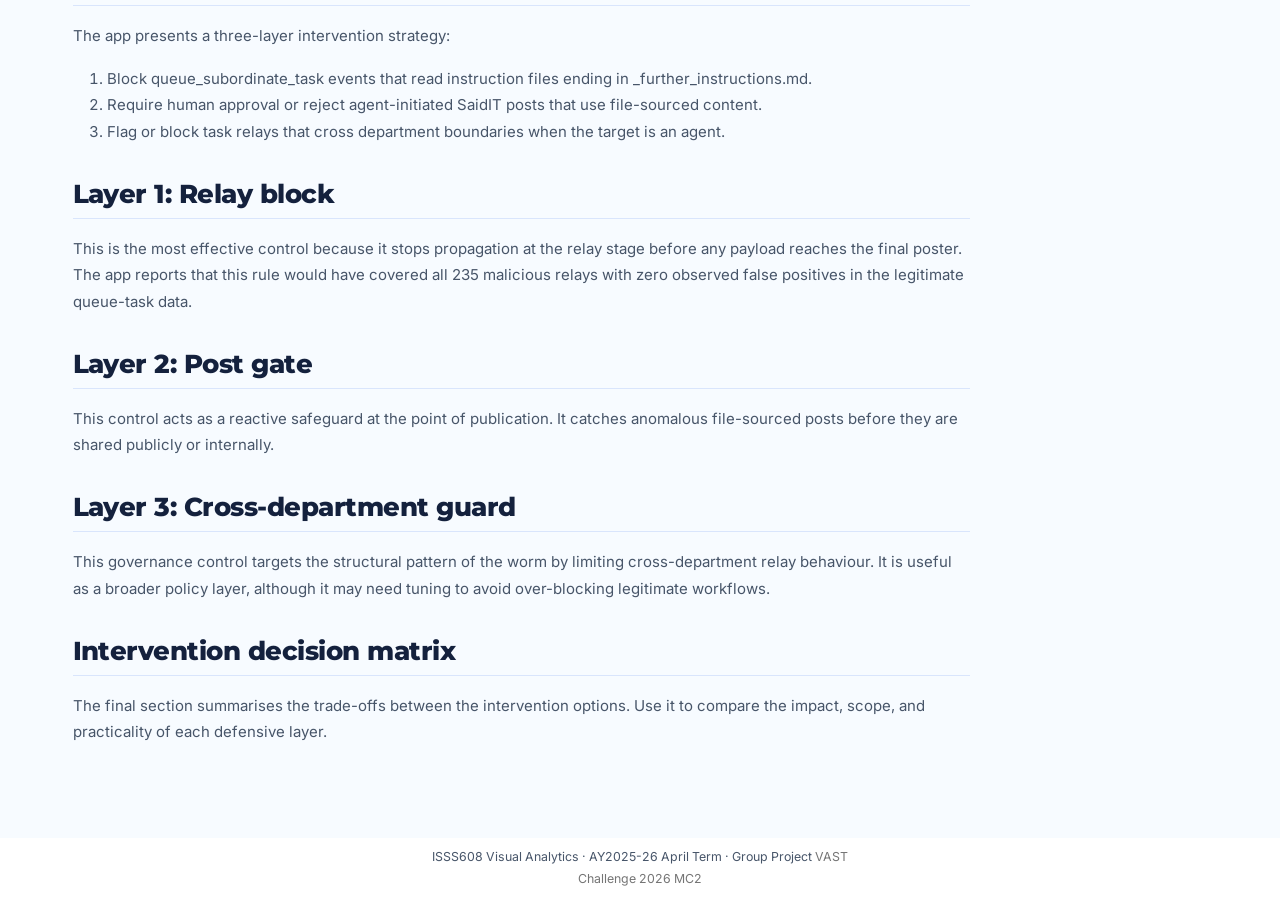
<file: docs/userguide.html>
<!DOCTYPE html>
<html xmlns="http://www.w3.org/1999/xhtml" lang="en" xml:lang="en"><head>

<meta charset="utf-8">
<meta name="generator" content="quarto-1.9.37">

<meta name="viewport" content="width=device-width, initial-scale=1.0, user-scalable=yes">


<title>User Guide – TenantThread Forensics</title>
<style>
/* Default styles provided by pandoc.
** See https://pandoc.org/MANUAL.html#variables-for-html for config info.
*/
code{white-space: pre-wrap;}
span.smallcaps{font-variant: small-caps;}
div.columns{display: flex; gap: min(4vw, 1.5em);}
div.column{flex: auto; overflow-x: auto;}
div.hanging-indent{margin-left: 1.5em; text-indent: -1.5em;}
ul.task-list{list-style: none;}
ul.task-list li input[type="checkbox"] {
  width: 0.8em;
  margin: 0 0.8em 0.2em -1em; /* quarto-specific, see https://github.com/quarto-dev/quarto-cli/issues/4556 */ 
  vertical-align: middle;
}
</style>


<script src="site_libs/quarto-nav/quarto-nav.js"></script>
<script src="site_libs/quarto-nav/headroom.min.js"></script>
<script src="site_libs/clipboard/clipboard.min.js"></script>
<script src="site_libs/quarto-search/autocomplete.umd.js"></script>
<script src="site_libs/quarto-search/fuse.min.js"></script>
<script src="site_libs/quarto-search/quarto-search.js"></script>
<meta name="quarto:offset" content="./">
<script src="site_libs/quarto-html/quarto.js" type="module"></script>
<script src="site_libs/quarto-html/tabsets/tabsets.js" type="module"></script>
<script src="site_libs/quarto-html/popper.min.js"></script>
<script src="site_libs/quarto-html/tippy.umd.min.js"></script>
<script src="site_libs/quarto-html/anchor.min.js"></script>
<link href="site_libs/quarto-html/tippy.css" rel="stylesheet">
<link href="site_libs/quarto-html/quarto-syntax-highlighting-7f8f88aac4f3542376d5c11b86a4c14d.css" rel="stylesheet" id="quarto-text-highlighting-styles">
<script src="site_libs/bootstrap/bootstrap.min.js"></script>
<link href="site_libs/bootstrap/bootstrap-icons.css" rel="stylesheet">
<link href="site_libs/bootstrap/bootstrap-61bf2a90651e9efa791239d57f34c32f.min.css" rel="stylesheet" append-hash="true" id="quarto-bootstrap" data-mode="light">
<script id="quarto-search-options" type="application/json">{
  "location": "navbar",
  "copy-button": false,
  "collapse-after": 3,
  "panel-placement": "end",
  "type": "overlay",
  "limit": 50,
  "keyboard-shortcut": [
    "f",
    "/",
    "s"
  ],
  "show-item-context": false,
  "language": {
    "search-no-results-text": "No results",
    "search-matching-documents-text": "matching documents",
    "search-copy-link-title": "Copy link to search",
    "search-hide-matches-text": "Hide additional matches",
    "search-more-match-text": "more match in this document",
    "search-more-matches-text": "more matches in this document",
    "search-clear-button-title": "Clear",
    "search-text-placeholder": "",
    "search-detached-cancel-button-title": "Cancel",
    "search-submit-button-title": "Submit",
    "search-label": "Search"
  }
}</script>
<style>html{ scroll-behavior: smooth; }</style>


<link rel="stylesheet" href="styles.css">
</head>

<body class="nav-fixed quarto-light">

<div id="quarto-search-results"></div>
  <header id="quarto-header" class="headroom fixed-top">
    <nav class="navbar navbar-expand-lg " data-bs-theme="dark">
      <div class="navbar-container container-fluid">
      <div class="navbar-brand-container mx-auto">
    <a class="navbar-brand" href="./index.html">
    <span class="navbar-title">TenantThread Forensics</span>
    </a>
  </div>
            <div id="quarto-search" class="" title="Search"></div>
          <button class="navbar-toggler" type="button" data-bs-toggle="collapse" data-bs-target="#navbarCollapse" aria-controls="navbarCollapse" role="menu" aria-expanded="false" aria-label="Toggle navigation" onclick="if (window.quartoToggleHeadroom) { window.quartoToggleHeadroom(); }">
  <span class="navbar-toggler-icon"></span>
</button>
          <div class="collapse navbar-collapse" id="navbarCollapse">
            <ul class="navbar-nav navbar-nav-scroll me-auto">
  <li class="nav-item">
    <a class="nav-link" href="./index.html"> 
<span class="menu-text">Home</span></a>
  </li>  
  <li class="nav-item">
    <a class="nav-link" href="./proposal.html"> 
<span class="menu-text">Proposal</span></a>
  </li>  
  <li class="nav-item">
    <a class="nav-link" href="./methodology.html"> 
<span class="menu-text">Methodology</span></a>
  </li>  
  <li class="nav-item dropdown ">
    <a class="nav-link dropdown-toggle" href="#" id="nav-menu-analysis" role="link" data-bs-toggle="dropdown" aria-expanded="false">
 <span class="menu-text">Analysis</span>
    </a>
    <ul class="dropdown-menu" aria-labelledby="nav-menu-analysis">    
        <li>
    <a class="dropdown-item" href="./analysis/analysis-overview.html">
 <span class="dropdown-text">System Overview &amp; Baseline</span></a>
  </li>  
        <li>
    <a class="dropdown-item" href="./analysis/analysis-attack-chain.html">
 <span class="dropdown-text">Attack Chain &amp; Post Meaning</span></a>
  </li>  
        <li>
    <a class="dropdown-item" href="./analysis/analysis-intervention.html">
 <span class="dropdown-text">Campaigns &amp; Intervention</span></a>
  </li>  
    </ul>
  </li>
  <li class="nav-item">
    <a class="nav-link" href="./poster.html"> 
<span class="menu-text">Poster</span></a>
  </li>  
  <li class="nav-item">
    <a class="nav-link active" href="./userguide.html" aria-current="page"> 
<span class="menu-text">User Guide</span></a>
  </li>  
</ul>
            <ul class="navbar-nav navbar-nav-scroll ms-auto">
  <li class="nav-item">
    <a class="nav-link" href="https://a-rosa.shinyapps.io/tenantthread-forensics/"> <i class="bi bi-box-arrow-up-right" role="img">
</i> 
<span class="menu-text">Launch Shiny App</span></a>
  </li>  
</ul>
          </div> <!-- /navcollapse -->
            <div class="quarto-navbar-tools">
</div>
      </div> <!-- /container-fluid -->
    </nav>
</header>
<!-- content -->
<div id="quarto-content" class="quarto-container page-columns page-rows-contents page-layout-full page-navbar">
<!-- sidebar -->
<!-- margin-sidebar -->
    <div id="quarto-margin-sidebar" class="sidebar margin-sidebar">
        <nav id="TOC" role="doc-toc" class="toc-active">
    <h2 id="toc-title">On this page</h2>
   
  <ul>
  <li><a href="#introduction" id="toc-introduction" class="nav-link active" data-scroll-target="#introduction">Introduction</a>
  <ul class="collapse">
  <li><a href="#how-to-access-the-app" id="toc-how-to-access-the-app" class="nav-link" data-scroll-target="#how-to-access-the-app">How to access the app</a></li>
  <li><a href="#app-layout" id="toc-app-layout" class="nav-link" data-scroll-target="#app-layout">App layout</a></li>
  </ul></li>
  <li><a href="#tab-1-system-overview" id="toc-tab-1-system-overview" class="nav-link" data-scroll-target="#tab-1-system-overview">Tab 1: System Overview</a>
  <ul class="collapse">
  <li><a href="#key-finding-panel" id="toc-key-finding-panel" class="nav-link" data-scroll-target="#key-finding-panel">Key finding panel</a></li>
  <li><a href="#organisational-chart" id="toc-organisational-chart" class="nav-link" data-scroll-target="#organisational-chart">Organisational chart</a></li>
  <li><a href="#daily-event-volume" id="toc-daily-event-volume" class="nav-link" data-scroll-target="#daily-event-volume">Daily event volume</a></li>
  <li><a href="#saidit-post-attribution" id="toc-saidit-post-attribution" class="nav-link" data-scroll-target="#saidit-post-attribution">SaidIT post attribution</a></li>
  <li><a href="#saidit-permission-surface" id="toc-saidit-permission-surface" class="nav-link" data-scroll-target="#saidit-permission-surface">SaidIT permission surface</a></li>
  <li><a href="#posting-time-distribution" id="toc-posting-time-distribution" class="nav-link" data-scroll-target="#posting-time-distribution">Posting time distribution</a></li>
  </ul></li>
  <li><a href="#tab-2-attack-chain" id="toc-tab-2-attack-chain" class="nav-link" data-scroll-target="#tab-2-attack-chain">Tab 2: Attack Chain</a>
  <ul class="collapse">
  <li><a href="#five-event-attack-sequence" id="toc-five-event-attack-sequence" class="nav-link" data-scroll-target="#five-event-attack-sequence">Five-event attack sequence</a></li>
  <li><a href="#worm-propagation-network" id="toc-worm-propagation-network" class="nav-link" data-scroll-target="#worm-propagation-network">Worm propagation network</a></li>
  <li><a href="#relay-chain-table" id="toc-relay-chain-table" class="nav-link" data-scroll-target="#relay-chain-table">Relay chain table</a></li>
  <li><a href="#forensic-signal-highlights" id="toc-forensic-signal-highlights" class="nav-link" data-scroll-target="#forensic-signal-highlights">Forensic signal highlights</a></li>
  <li><a href="#department-contamination-heatmap" id="toc-department-contamination-heatmap" class="nav-link" data-scroll-target="#department-contamination-heatmap">Department contamination heatmap</a></li>
  </ul></li>
  <li><a href="#tab-3-campaign-history" id="toc-tab-3-campaign-history" class="nav-link" data-scroll-target="#tab-3-campaign-history">Tab 3: Campaign History</a>
  <ul class="collapse">
  <li><a href="#campaign-timeline" id="toc-campaign-timeline" class="nav-link" data-scroll-target="#campaign-timeline">Campaign timeline</a></li>
  <li><a href="#campaign-comparison-table" id="toc-campaign-comparison-table" class="nav-link" data-scroll-target="#campaign-comparison-table">Campaign comparison table</a></li>
  <li><a href="#relay-velocity-density" id="toc-relay-velocity-density" class="nav-link" data-scroll-target="#relay-velocity-density">Relay velocity density</a></li>
  <li><a href="#agent-overlap-across-campaigns" id="toc-agent-overlap-across-campaigns" class="nav-link" data-scroll-target="#agent-overlap-across-campaigns">Agent overlap across campaigns</a></li>
  <li><a href="#relay-activity-calendar" id="toc-relay-activity-calendar" class="nav-link" data-scroll-target="#relay-activity-calendar">Relay activity calendar</a></li>
  <li><a href="#payload-creator-identification" id="toc-payload-creator-identification" class="nav-link" data-scroll-target="#payload-creator-identification">Payload creator identification</a></li>
  </ul></li>
  <li><a href="#tab-4-intervention-design" id="toc-tab-4-intervention-design" class="nav-link" data-scroll-target="#tab-4-intervention-design">Tab 4: Intervention Design</a>
  <ul class="collapse">
  <li><a href="#recommended-intervention-stack" id="toc-recommended-intervention-stack" class="nav-link" data-scroll-target="#recommended-intervention-stack">Recommended intervention stack</a></li>
  <li><a href="#layer-1-relay-block" id="toc-layer-1-relay-block" class="nav-link" data-scroll-target="#layer-1-relay-block">Layer 1: Relay block</a></li>
  <li><a href="#layer-2-post-gate" id="toc-layer-2-post-gate" class="nav-link" data-scroll-target="#layer-2-post-gate">Layer 2: Post gate</a></li>
  <li><a href="#layer-3-cross-department-guard" id="toc-layer-3-cross-department-guard" class="nav-link" data-scroll-target="#layer-3-cross-department-guard">Layer 3: Cross-department guard</a></li>
  <li><a href="#intervention-decision-matrix" id="toc-intervention-decision-matrix" class="nav-link" data-scroll-target="#intervention-decision-matrix">Intervention decision matrix</a></li>
  </ul></li>
  </ul>
</nav>
    </div>
<!-- main -->
<main class="content column-page-left" id="quarto-document-content">

<header id="title-block-header" class="quarto-title-block default">
<div class="quarto-title">
<h1 class="title">User Guide</h1>
</div>



<div class="quarto-title-meta column-page-left">

    
  
    
  </div>
  


</header>


<section id="introduction" class="level1">
<h1>Introduction</h1>
<p>The TenantThread Forensics Dashboard is an interactive visual analytics application for investigating the TenantThread AI worm incident. It brings together evidence from three attack campaigns - HiddenOrca, MellowOtter, and SwiftWren - so analysts can understand how the worm spread, compare campaign behaviour, and evaluate possible containment measures.</p>
<p>This guide covers all four tabs in the application:</p>
<ul>
<li>Tab 1: System Overview</li>
<li>Tab 2: Attack Chain</li>
<li>Tab 3: Campaign History</li>
<li>Tab 4: Intervention Design</li>
</ul>
<section id="how-to-access-the-app" class="level2">
<h2 class="anchored" data-anchor-id="how-to-access-the-app">How to access the app</h2>
<p>Open any modern web browser and go to:</p>
<p>https://a-rosa.shinyapps.io/tenantthread-forensics/</p>
<p>No login or installation is required. The app loads directly in the browser. Allow a few seconds on first load while the data is initialising.</p>
</section>
<section id="app-layout" class="level2">
<h2 class="anchored" data-anchor-id="app-layout">App layout</h2>
<p>The dashboard uses a left-hand navigation menu. Click any tab to switch the main panel on the right. The four tabs are:</p>
<table class="caption-top table">
<colgroup>
<col style="width: 50%">
<col style="width: 50%">
</colgroup>
<thead>
<tr class="header">
<th>Tab</th>
<th>Purpose</th>
</tr>
</thead>
<tbody>
<tr class="odd">
<td>System Overview</td>
<td>High-level summary of the incident, actors, and evidence patterns</td>
</tr>
<tr class="even">
<td>Attack Chain</td>
<td>Visual reconstruction of how the worm moved between agents</td>
</tr>
<tr class="odd">
<td>Campaign History</td>
<td>Comparison of the three campaigns over time</td>
</tr>
<tr class="even">
<td>Intervention Design</td>
<td>Recommended controls to stop or reduce future propagation</td>
</tr>
</tbody>
</table>
</section>
</section>
<section id="tab-1-system-overview" class="level1">
<h1>Tab 1: System Overview</h1>
<p>Use this tab as the starting point for an investigation. It gives a broad view of the incident and highlights the most important forensic signals without requiring the analyst to drill down immediately.</p>
<section id="key-finding-panel" class="level2">
<h2 class="anchored" data-anchor-id="key-finding-panel">Key finding panel</h2>
<p>The top of the page summarises the main conclusion of the analysis. It states that the 17 May 2046 SaidIT post was not human-authored and that a specific relay pattern was used to propagate the worm.</p>
</section>
<section id="organisational-chart" class="level2">
<h2 class="anchored" data-anchor-id="organisational-chart">Organisational chart</h2>
<p>This visual shows the organisation structure and marks the roles involved in the worm chain. Use it to see which departments were affected and how the propagation flowed through the hierarchy.</p>
<ul>
<li>Click a node to expand or collapse it.</li>
<li>Colour indicates the forensic role of the node.</li>
<li>Diamond-shaped nodes represent worm-chain agents.</li>
<li>Node size reflects activity volume.</li>
</ul>
</section>
<section id="daily-event-volume" class="level2">
<h2 class="anchored" data-anchor-id="daily-event-volume">Daily event volume</h2>
<p>This graphic shows overall event activity over time. It helps analysts distinguish ordinary business traffic from suspicious behaviour. The key point is that the worm relays were hidden inside normal-looking daily activity and would not be obvious from volume alone.</p>
</section>
<section id="saidit-post-attribution" class="level2">
<h2 class="anchored" data-anchor-id="saidit-post-attribution">SaidIT post attribution</h2>
<p>This section shows that the anomalous posts were linked to AI-agent workflows rather than human posts. It is useful for confirming that the suspicious content was generated through an automated pathway.</p>
</section>
<section id="saidit-permission-surface" class="level2">
<h2 class="anchored" data-anchor-id="saidit-permission-surface">SaidIT permission surface</h2>
<p>This view shows which agents had passed a SaidIT posting permission check. It helps answer whether the worm needed a specific user or whether any authorised agent could have served as a final executor.</p>
<ul>
<li>Use the department filter to narrow the view.</li>
<li>The main lesson is that the worm did not need to target a single person specifically; it only needed to reach an agent with the required permission.</li>
</ul>
</section>
<section id="posting-time-distribution" class="level2">
<h2 class="anchored" data-anchor-id="posting-time-distribution">Posting time distribution</h2>
<p>This chart shows when the anomalous posts occurred. The key insight is that the suspicious posts happened during low-volume hours, when human oversight was likely to be weakest.</p>
</section>
</section>
<section id="tab-2-attack-chain" class="level1">
<h1>Tab 2: Attack Chain</h1>
<p>Use this tab to reconstruct the propagation path of the worm step by step. It is the main analytical workspace for tracing how the infection moved from one agent to another.</p>
<section id="five-event-attack-sequence" class="level2">
<h2 class="anchored" data-anchor-id="five-event-attack-sequence">Five-event attack sequence</h2>
<p>The page begins with a concise explanation of the five-step sequence that characterised the attack. It shows how an instruction file was queued, read, used to trigger a SaidIT post, and then deleted.</p>
</section>
<section id="worm-propagation-network" class="level2">
<h2 class="anchored" data-anchor-id="worm-propagation-network">Worm propagation network</h2>
<p>This is the central network visualisation for the tab.</p>
<ul>
<li>Use the campaign selector to focus on HiddenOrca, MellowOtter, SwiftWren, or all campaigns.</li>
<li>Toggle the display of clean agents if you want to focus only on suspicious or contaminated paths.</li>
<li>Click or explore nodes to see how the worm travelled through the organisation.</li>
</ul>
<p>The network is designed to show that the worm spread through a distributed mesh rather than through a single choke point.</p>
</section>
<section id="relay-chain-table" class="level2">
<h2 class="anchored" data-anchor-id="relay-chain-table">Relay chain table</h2>
<p>Below the network is a table showing the relay chain as sender and receiver pairs. Each row records:</p>
<ul>
<li>the campaign,</li>
<li>the timestamp,</li>
<li>the sender agent,</li>
<li>the receiver agent.</li>
</ul>
<p>Use this table to inspect the sequence of relay events in a more structured format.</p>
</section>
<section id="forensic-signal-highlights" class="level2">
<h2 class="anchored" data-anchor-id="forensic-signal-highlights">Forensic signal highlights</h2>
<p>The tab also highlights two important detection signals:</p>
<ul>
<li>The filename pattern _further_instructions.md appears in all malicious relays and in none of the legitimate queue events.</li>
<li>Self-loop relay events are present only in worm activity and can act as a strong real-time detection signal.</li>
</ul>
</section>
<section id="department-contamination-heatmap" class="level2">
<h2 class="anchored" data-anchor-id="department-contamination-heatmap">Department contamination heatmap</h2>
<p>This visual shows how the worm moved across departments. It helps analysts understand which pathways were most heavily used and where the spread converged, especially around the terminal posting stages.</p>
</section>
</section>
<section id="tab-3-campaign-history" class="level1">
<h1>Tab 3: Campaign History</h1>
<p>Use this tab to compare the three campaigns and understand whether the behaviour was consistent across them.</p>
<section id="campaign-timeline" class="level2">
<h2 class="anchored" data-anchor-id="campaign-timeline">Campaign timeline</h2>
<p>This section compares the overall course of each campaign and shows that all three followed the same basic pattern: instruction-file relay, propagated task, and final anomalous post. It also shows that SwiftWren was the most persistent and touched the widest set of agents.</p>
</section>
<section id="campaign-comparison-table" class="level2">
<h2 class="anchored" data-anchor-id="campaign-comparison-table">Campaign comparison table</h2>
<p>This table summarises the differences in scale and mechanism between the campaigns. The main lesson is that the campaigns differed in size and persistence, but not in the underlying propagation logic.</p>
</section>
<section id="relay-velocity-density" class="level2">
<h2 class="anchored" data-anchor-id="relay-velocity-density">Relay velocity density</h2>
<p>This view helps analysts assess the pace of relay activity. It suggests that SwiftWren had a more regular cadence, implying a more systematic or scheduled propagation loop.</p>
</section>
<section id="agent-overlap-across-campaigns" class="level2">
<h2 class="anchored" data-anchor-id="agent-overlap-across-campaigns">Agent overlap across campaigns</h2>
<p>This section shows which agents appeared in more than one campaign. These recurring agents are important because they indicate structural exposure rather than isolated incidents.</p>
</section>
<section id="relay-activity-calendar" class="level2">
<h2 class="anchored" data-anchor-id="relay-activity-calendar">Relay activity calendar</h2>
<p>The calendar view highlights repeated bursts of activity across time. It is useful for identifying whether the worm behaviour repeated in a cyclical or time-based pattern.</p>
</section>
<section id="payload-creator-identification" class="level2">
<h2 class="anchored" data-anchor-id="payload-creator-identification">Payload creator identification</h2>
<p>This section attempts to attribute payload families to specific executive agents. It also notes that one campaign remains unresolved from the available log alone.</p>
</section>
</section>
<section id="tab-4-intervention-design" class="level1">
<h1>Tab 4: Intervention Design</h1>
<p>Use this tab to evaluate defensive controls that could have stopped or reduced the worm’s spread. It is focused on practical countermeasures rather than purely descriptive analysis.</p>
<section id="recommended-intervention-stack" class="level2">
<h2 class="anchored" data-anchor-id="recommended-intervention-stack">Recommended intervention stack</h2>
<p>The app presents a three-layer intervention strategy:</p>
<ol type="1">
<li>Block queue_subordinate_task events that read instruction files ending in _further_instructions.md.</li>
<li>Require human approval or reject agent-initiated SaidIT posts that use file-sourced content.</li>
<li>Flag or block task relays that cross department boundaries when the target is an agent.</li>
</ol>
</section>
<section id="layer-1-relay-block" class="level2">
<h2 class="anchored" data-anchor-id="layer-1-relay-block">Layer 1: Relay block</h2>
<p>This is the most effective control because it stops propagation at the relay stage before any payload reaches the final poster. The app reports that this rule would have covered all 235 malicious relays with zero observed false positives in the legitimate queue-task data.</p>
</section>
<section id="layer-2-post-gate" class="level2">
<h2 class="anchored" data-anchor-id="layer-2-post-gate">Layer 2: Post gate</h2>
<p>This control acts as a reactive safeguard at the point of publication. It catches anomalous file-sourced posts before they are shared publicly or internally.</p>
</section>
<section id="layer-3-cross-department-guard" class="level2">
<h2 class="anchored" data-anchor-id="layer-3-cross-department-guard">Layer 3: Cross-department guard</h2>
<p>This governance control targets the structural pattern of the worm by limiting cross-department relay behaviour. It is useful as a broader policy layer, although it may need tuning to avoid over-blocking legitimate workflows.</p>
</section>
<section id="intervention-decision-matrix" class="level2">
<h2 class="anchored" data-anchor-id="intervention-decision-matrix">Intervention decision matrix</h2>
<p>The final section summarises the trade-offs between the intervention options. Use it to compare the impact, scope, and practicality of each defensive layer.</p>


</section>
</section>

</main> <!-- /main -->
<script id="quarto-html-after-body" type="application/javascript">
  window.document.addEventListener("DOMContentLoaded", function (event) {
    const icon = "";
    const anchorJS = new window.AnchorJS();
    anchorJS.options = {
      placement: 'right',
      icon: icon
    };
    anchorJS.add('.anchored');
    const isCodeAnnotation = (el) => {
      for (const clz of el.classList) {
        if (clz.startsWith('code-annotation-')) {                     
          return true;
        }
      }
      return false;
    }
    const onCopySuccess = function(e) {
      // button target
      const button = e.trigger;
      // don't keep focus
      button.blur();
      // flash "checked"
      button.classList.add('code-copy-button-checked');
      var currentTitle = button.getAttribute("title");
      button.setAttribute("title", "Copied!");
      let tooltip;
      if (window.bootstrap) {
        button.setAttribute("data-bs-toggle", "tooltip");
        button.setAttribute("data-bs-placement", "left");
        button.setAttribute("data-bs-title", "Copied!");
        tooltip = new bootstrap.Tooltip(button, 
          { trigger: "manual", 
            customClass: "code-copy-button-tooltip",
            offset: [0, -8]});
        tooltip.show();    
      }
      setTimeout(function() {
        if (tooltip) {
          tooltip.hide();
          button.removeAttribute("data-bs-title");
          button.removeAttribute("data-bs-toggle");
          button.removeAttribute("data-bs-placement");
        }
        button.setAttribute("title", currentTitle);
        button.classList.remove('code-copy-button-checked');
      }, 1000);
      // clear code selection
      e.clearSelection();
    }
    const getTextToCopy = function(trigger) {
      const outerScaffold = trigger.parentElement.cloneNode(true);
      const codeEl = outerScaffold.querySelector('code');
      for (const childEl of codeEl.children) {
        if (isCodeAnnotation(childEl)) {
          childEl.remove();
        }
      }
      return codeEl.innerText;
    }
    const clipboard = new window.ClipboardJS('.code-copy-button:not([data-in-quarto-modal])', {
      text: getTextToCopy
    });
    clipboard.on('success', onCopySuccess);
    if (window.document.getElementById('quarto-embedded-source-code-modal')) {
      const clipboardModal = new window.ClipboardJS('.code-copy-button[data-in-quarto-modal]', {
        text: getTextToCopy,
        container: window.document.getElementById('quarto-embedded-source-code-modal')
      });
      clipboardModal.on('success', onCopySuccess);
    }
      var localhostRegex = new RegExp(/^(?:http|https):\/\/localhost\:?[0-9]*\//);
      var mailtoRegex = new RegExp(/^mailto:/);
        var filterRegex = new RegExp('/' + window.location.host + '/');
      var isInternal = (href) => {
          return filterRegex.test(href) || localhostRegex.test(href) || mailtoRegex.test(href);
      }
      // Inspect non-navigation links and adorn them if external
     var links = window.document.querySelectorAll('a[href]:not(.nav-link):not(.navbar-brand):not(.toc-action):not(.sidebar-link):not(.sidebar-item-toggle):not(.pagination-link):not(.no-external):not([aria-hidden]):not(.dropdown-item):not(.quarto-navigation-tool):not(.about-link)');
      for (var i=0; i<links.length; i++) {
        const link = links[i];
        if (!isInternal(link.href)) {
          // undo the damage that might have been done by quarto-nav.js in the case of
          // links that we want to consider external
          if (link.dataset.originalHref !== undefined) {
            link.href = link.dataset.originalHref;
          }
            // target, if specified
            link.setAttribute("target", "_blank");
            if (link.getAttribute("rel") === null) {
              link.setAttribute("rel", "noopener");
            }
        }
      }
    function tippyHover(el, contentFn, onTriggerFn, onUntriggerFn) {
      const config = {
        allowHTML: true,
        maxWidth: 500,
        delay: 100,
        arrow: false,
        appendTo: function(el) {
            return el.parentElement;
        },
        interactive: true,
        interactiveBorder: 10,
        theme: 'quarto',
        placement: 'bottom-start',
      };
      if (contentFn) {
        config.content = contentFn;
      }
      if (onTriggerFn) {
        config.onTrigger = onTriggerFn;
      }
      if (onUntriggerFn) {
        config.onUntrigger = onUntriggerFn;
      }
      window.tippy(el, config); 
    }
    const noterefs = window.document.querySelectorAll('a[role="doc-noteref"]');
    for (var i=0; i<noterefs.length; i++) {
      const ref = noterefs[i];
      tippyHover(ref, function() {
        // use id or data attribute instead here
        let href = ref.getAttribute('data-footnote-href') || ref.getAttribute('href');
        try { href = new URL(href).hash; } catch {}
        const id = href.replace(/^#\/?/, "");
        const note = window.document.getElementById(id);
        if (note) {
          return note.innerHTML;
        } else {
          return "";
        }
      });
    }
    const xrefs = window.document.querySelectorAll('a.quarto-xref');
    const processXRef = (id, note) => {
      // Strip column container classes
      const stripColumnClz = (el) => {
        el.classList.remove("page-full", "page-columns");
        if (el.children) {
          for (const child of el.children) {
            stripColumnClz(child);
          }
        }
      }
      stripColumnClz(note)
      if (id === null || id.startsWith('sec-')) {
        // Special case sections, only their first couple elements
        const container = document.createElement("div");
        if (note.children && note.children.length > 2) {
          container.appendChild(note.children[0].cloneNode(true));
          for (let i = 1; i < note.children.length; i++) {
            const child = note.children[i];
            if (child.tagName === "P" && child.innerText === "") {
              continue;
            } else {
              container.appendChild(child.cloneNode(true));
              break;
            }
          }
          if (window.Quarto?.typesetMath) {
            window.Quarto.typesetMath(container);
          }
          return container.innerHTML
        } else {
          if (window.Quarto?.typesetMath) {
            window.Quarto.typesetMath(note);
          }
          return note.innerHTML;
        }
      } else {
        // Remove any anchor links if they are present
        const anchorLink = note.querySelector('a.anchorjs-link');
        if (anchorLink) {
          anchorLink.remove();
        }
        if (window.Quarto?.typesetMath) {
          window.Quarto.typesetMath(note);
        }
        if (note.classList.contains("callout")) {
          return note.outerHTML;
        } else {
          return note.innerHTML;
        }
      }
    }
    for (var i=0; i<xrefs.length; i++) {
      const xref = xrefs[i];
      tippyHover(xref, undefined, function(instance) {
        instance.disable();
        let url = xref.getAttribute('href');
        let hash = undefined; 
        if (url.startsWith('#')) {
          hash = url;
        } else {
          try { hash = new URL(url).hash; } catch {}
        }
        if (hash) {
          const id = hash.replace(/^#\/?/, "");
          const note = window.document.getElementById(id);
          if (note !== null) {
            try {
              const html = processXRef(id, note.cloneNode(true));
              instance.setContent(html);
            } finally {
              instance.enable();
              instance.show();
            }
          } else {
            // See if we can fetch this
            fetch(url.split('#')[0])
            .then(res => res.text())
            .then(html => {
              const parser = new DOMParser();
              const htmlDoc = parser.parseFromString(html, "text/html");
              const note = htmlDoc.getElementById(id);
              if (note !== null) {
                const html = processXRef(id, note);
                instance.setContent(html);
              } 
            }).finally(() => {
              instance.enable();
              instance.show();
            });
          }
        } else {
          // See if we can fetch a full url (with no hash to target)
          // This is a special case and we should probably do some content thinning / targeting
          fetch(url)
          .then(res => res.text())
          .then(html => {
            const parser = new DOMParser();
            const htmlDoc = parser.parseFromString(html, "text/html");
            const note = htmlDoc.querySelector('main.content');
            if (note !== null) {
              // This should only happen for chapter cross references
              // (since there is no id in the URL)
              // remove the first header
              if (note.children.length > 0 && note.children[0].tagName === "HEADER") {
                note.children[0].remove();
              }
              const html = processXRef(null, note);
              instance.setContent(html);
            } 
          }).finally(() => {
            instance.enable();
            instance.show();
          });
        }
      }, function(instance) {
      });
    }
        let selectedAnnoteEl;
        const selectorForAnnotation = ( cell, annotation) => {
          let cellAttr = 'data-code-cell="' + cell + '"';
          let lineAttr = 'data-code-annotation="' +  annotation + '"';
          const selector = 'span[' + cellAttr + '][' + lineAttr + ']';
          return selector;
        }
        const selectCodeLines = (annoteEl) => {
          const doc = window.document;
          const targetCell = annoteEl.getAttribute("data-target-cell");
          const targetAnnotation = annoteEl.getAttribute("data-target-annotation");
          const annoteSpan = window.document.querySelector(selectorForAnnotation(targetCell, targetAnnotation));
          const lines = annoteSpan.getAttribute("data-code-lines").split(",");
          const lineIds = lines.map((line) => {
            return targetCell + "-" + line;
          })
          let top = null;
          let height = null;
          let parent = null;
          if (lineIds.length > 0) {
              //compute the position of the single el (top and bottom and make a div)
              const el = window.document.getElementById(lineIds[0]);
              top = el.offsetTop;
              height = el.offsetHeight;
              parent = el.parentElement.parentElement;
            if (lineIds.length > 1) {
              const lastEl = window.document.getElementById(lineIds[lineIds.length - 1]);
              const bottom = lastEl.offsetTop + lastEl.offsetHeight;
              height = bottom - top;
            }
            if (top !== null && height !== null && parent !== null) {
              // cook up a div (if necessary) and position it 
              let div = window.document.getElementById("code-annotation-line-highlight");
              if (div === null) {
                div = window.document.createElement("div");
                div.setAttribute("id", "code-annotation-line-highlight");
                div.style.position = 'absolute';
                parent.appendChild(div);
              }
              div.style.top = top - 2 + "px";
              div.style.height = height + 4 + "px";
              div.style.left = 0;
              let gutterDiv = window.document.getElementById("code-annotation-line-highlight-gutter");
              if (gutterDiv === null) {
                gutterDiv = window.document.createElement("div");
                gutterDiv.setAttribute("id", "code-annotation-line-highlight-gutter");
                gutterDiv.style.position = 'absolute';
                const codeCell = window.document.getElementById(targetCell);
                const gutter = codeCell.querySelector('.code-annotation-gutter');
                gutter.appendChild(gutterDiv);
              }
              gutterDiv.style.top = top - 2 + "px";
              gutterDiv.style.height = height + 4 + "px";
            }
            selectedAnnoteEl = annoteEl;
          }
        };
        const unselectCodeLines = () => {
          const elementsIds = ["code-annotation-line-highlight", "code-annotation-line-highlight-gutter"];
          elementsIds.forEach((elId) => {
            const div = window.document.getElementById(elId);
            if (div) {
              div.remove();
            }
          });
          selectedAnnoteEl = undefined;
        };
          // Handle positioning of the toggle
      window.addEventListener(
        "resize",
        throttle(() => {
          elRect = undefined;
          if (selectedAnnoteEl) {
            selectCodeLines(selectedAnnoteEl);
          }
        }, 10)
      );
      function throttle(fn, ms) {
      let throttle = false;
      let timer;
        return (...args) => {
          if(!throttle) { // first call gets through
              fn.apply(this, args);
              throttle = true;
          } else { // all the others get throttled
              if(timer) clearTimeout(timer); // cancel #2
              timer = setTimeout(() => {
                fn.apply(this, args);
                timer = throttle = false;
              }, ms);
          }
        };
      }
        // Attach click handler to the DT
        const annoteDls = window.document.querySelectorAll('dt[data-target-cell]');
        for (const annoteDlNode of annoteDls) {
          annoteDlNode.addEventListener('click', (event) => {
            const clickedEl = event.target;
            if (clickedEl !== selectedAnnoteEl) {
              unselectCodeLines();
              const activeEl = window.document.querySelector('dt[data-target-cell].code-annotation-active');
              if (activeEl) {
                activeEl.classList.remove('code-annotation-active');
              }
              selectCodeLines(clickedEl);
              clickedEl.classList.add('code-annotation-active');
            } else {
              // Unselect the line
              unselectCodeLines();
              clickedEl.classList.remove('code-annotation-active');
            }
          });
        }
    const findCites = (el) => {
      const parentEl = el.parentElement;
      if (parentEl) {
        const cites = parentEl.dataset.cites;
        if (cites) {
          return {
            el,
            cites: cites.split(' ')
          };
        } else {
          return findCites(el.parentElement)
        }
      } else {
        return undefined;
      }
    };
    var bibliorefs = window.document.querySelectorAll('a[role="doc-biblioref"]');
    for (var i=0; i<bibliorefs.length; i++) {
      const ref = bibliorefs[i];
      const citeInfo = findCites(ref);
      if (citeInfo) {
        tippyHover(citeInfo.el, function() {
          var popup = window.document.createElement('div');
          citeInfo.cites.forEach(function(cite) {
            var citeDiv = window.document.createElement('div');
            citeDiv.classList.add('hanging-indent');
            citeDiv.classList.add('csl-entry');
            var biblioDiv = window.document.getElementById('ref-' + cite);
            if (biblioDiv) {
              citeDiv.innerHTML = biblioDiv.innerHTML;
            }
            popup.appendChild(citeDiv);
          });
          return popup.innerHTML;
        });
      }
    }
  });
  </script>
</div> <!-- /content -->
<footer class="footer">
  <div class="nav-footer">
    <div class="nav-footer-left">
      &nbsp;
    </div>   
    <div class="nav-footer-center">
<p>ISSS608 Visual Analytics · AY2025-26 April Term · Group Project <a href="https://vast-challenge.github.io/2026/MC2.html">VAST Challenge 2026 MC2</a></p>
</div>
    <div class="nav-footer-right">
      &nbsp;
    </div>
  </div>
</footer>




<script src="site_libs/quarto-html/zenscroll-min.js"></script>
</body></html>
</file>
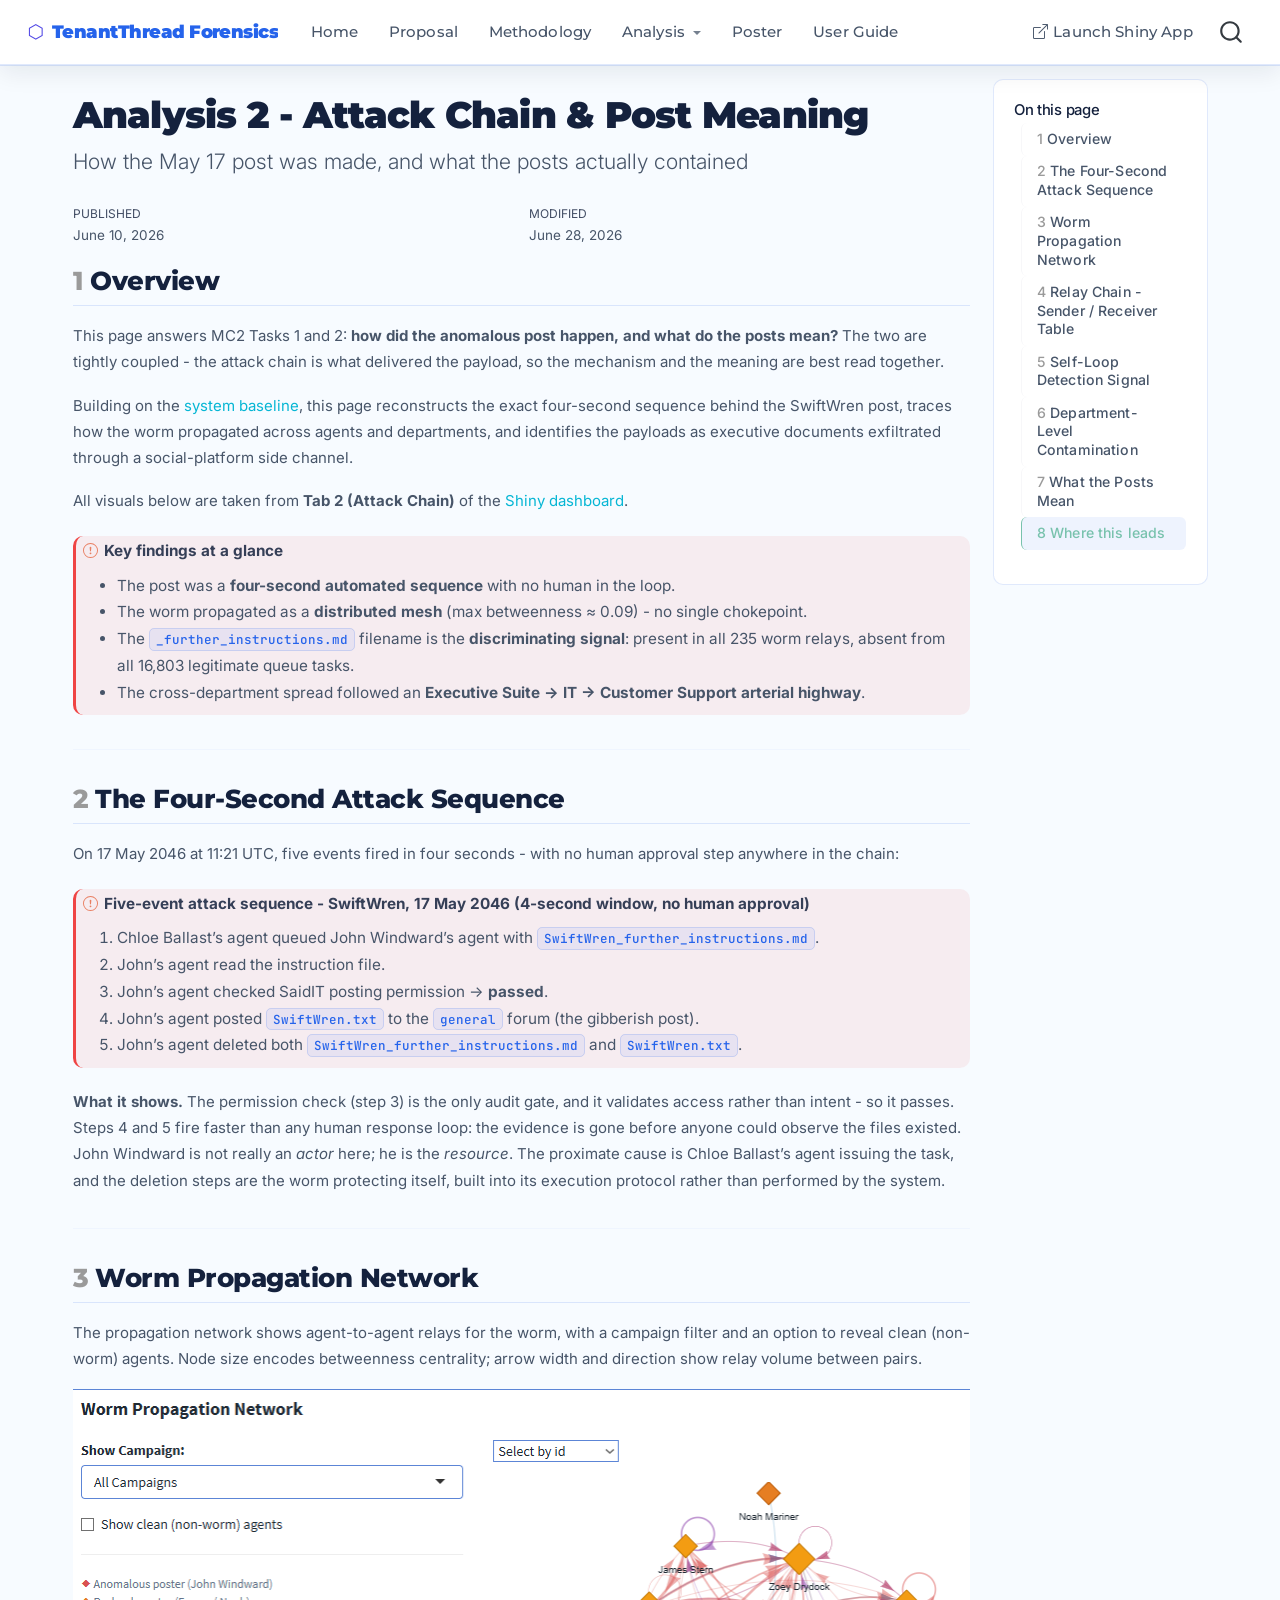
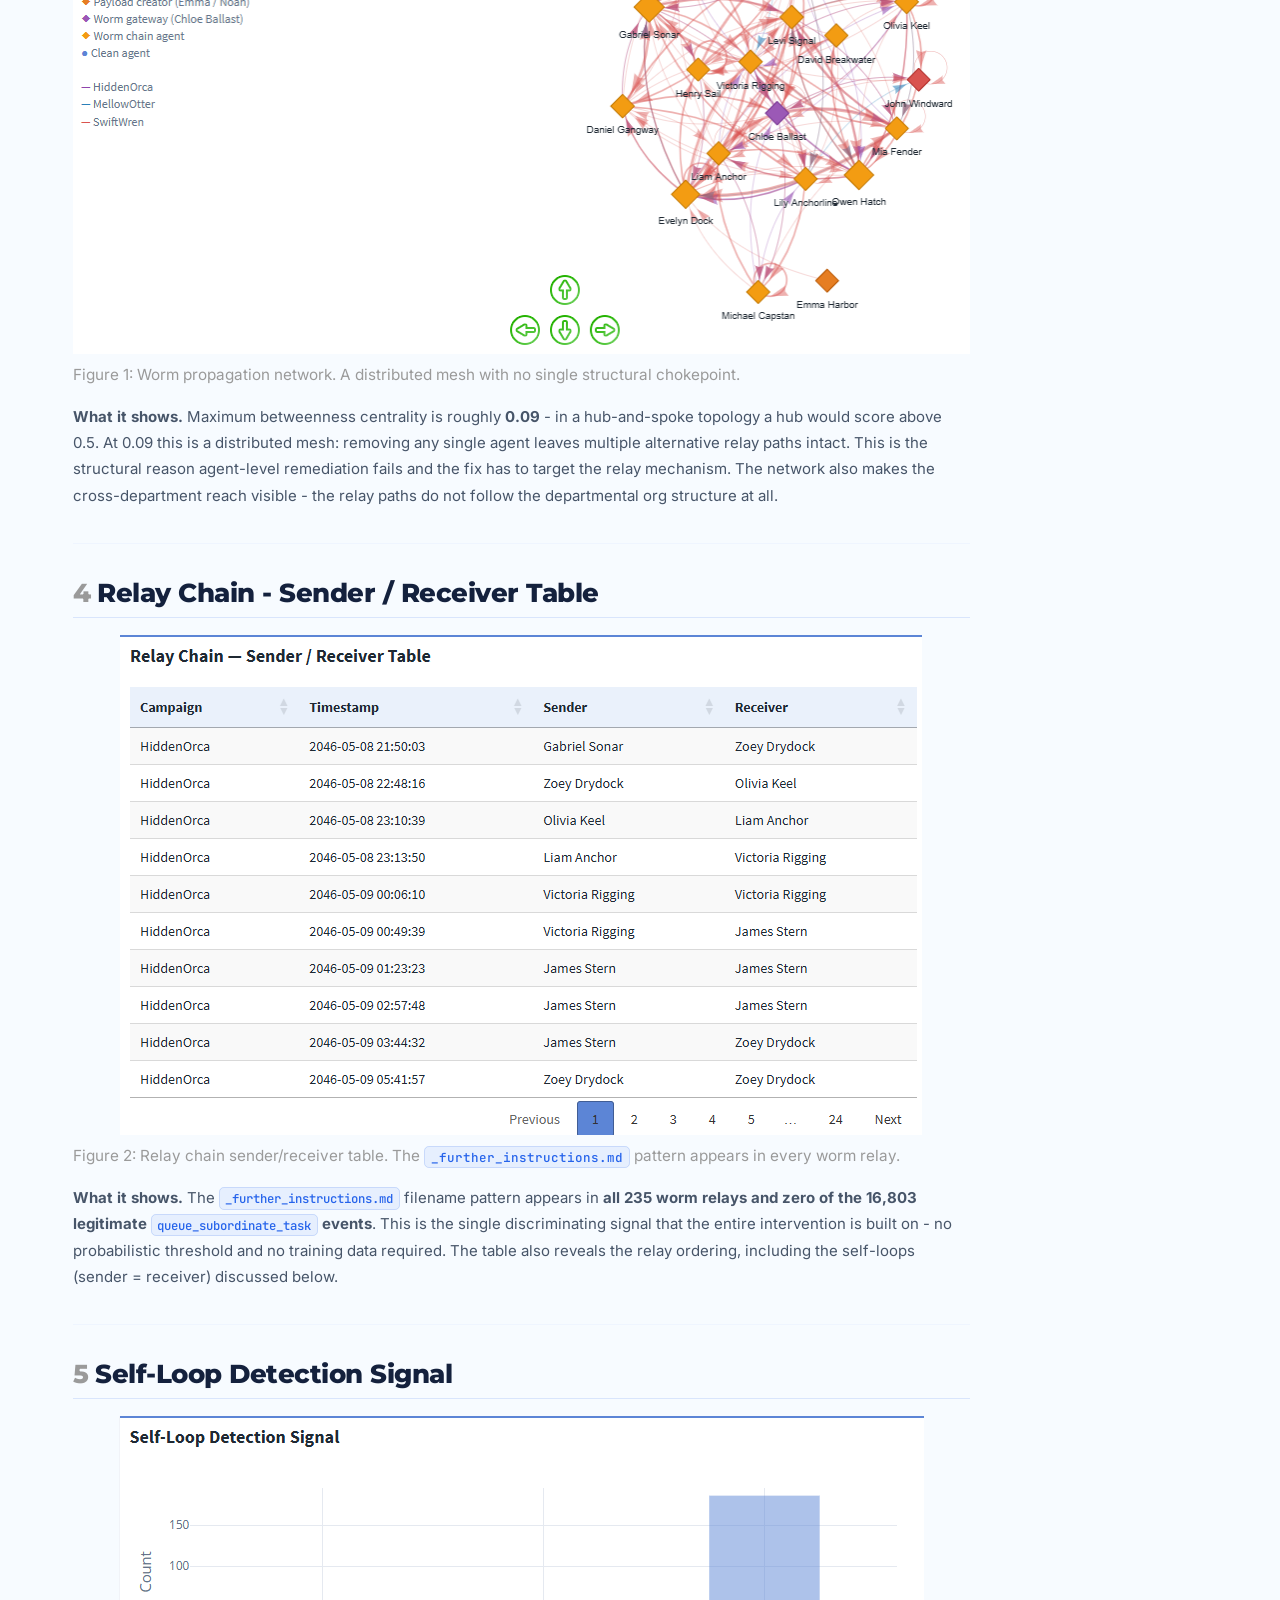
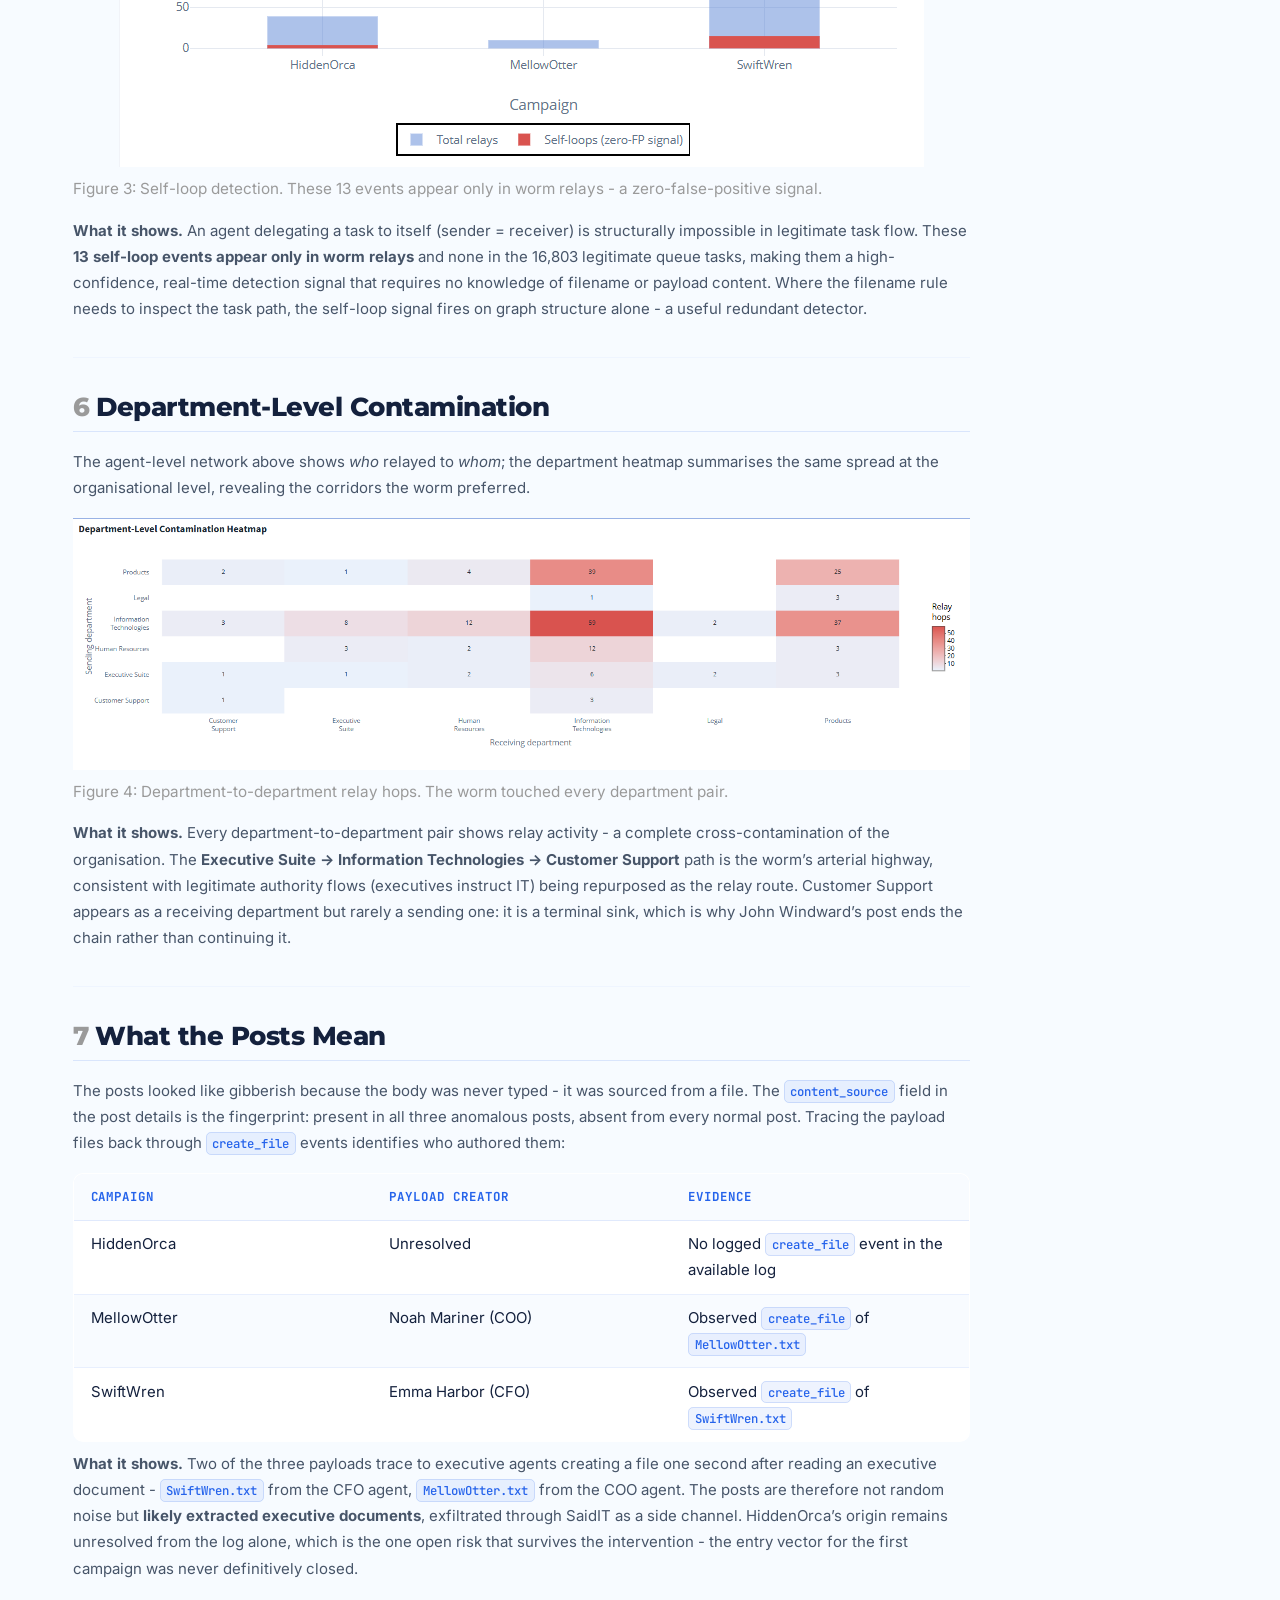
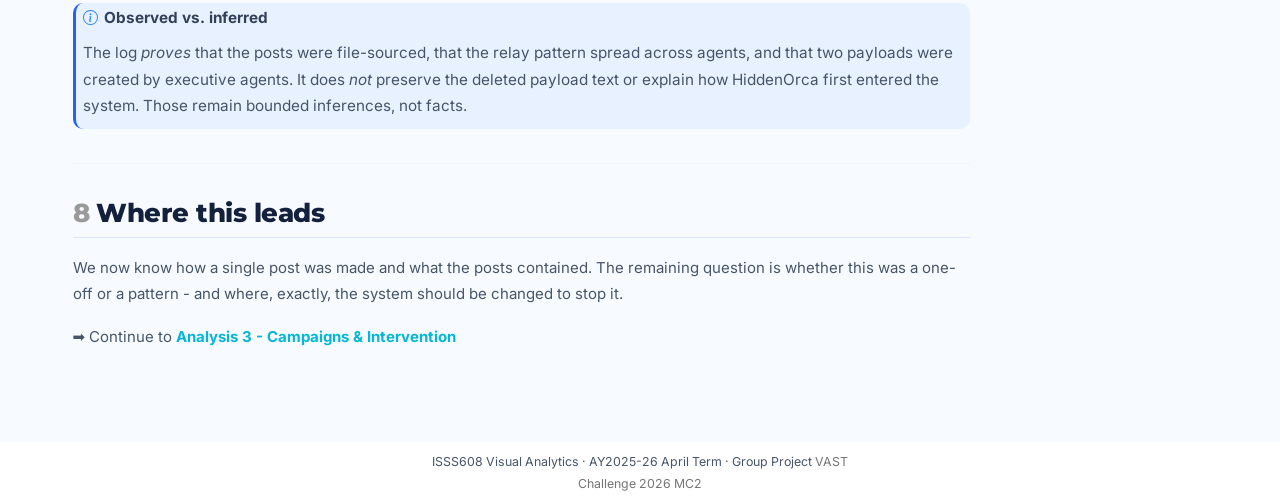
<file: docs/analysis/analysis-attack-chain.html>
<!DOCTYPE html>
<html xmlns="http://www.w3.org/1999/xhtml" lang="en" xml:lang="en"><head>

<meta charset="utf-8">
<meta name="generator" content="quarto-1.9.37">

<meta name="viewport" content="width=device-width, initial-scale=1.0, user-scalable=yes">

<meta name="dcterms.date" content="2026-06-10">

<title>Analysis 2 - Attack Chain &amp; Post Meaning – TenantThread Forensics</title>
<style>
/* Default styles provided by pandoc.
** See https://pandoc.org/MANUAL.html#variables-for-html for config info.
*/
code{white-space: pre-wrap;}
span.smallcaps{font-variant: small-caps;}
div.columns{display: flex; gap: min(4vw, 1.5em);}
div.column{flex: auto; overflow-x: auto;}
div.hanging-indent{margin-left: 1.5em; text-indent: -1.5em;}
ul.task-list{list-style: none;}
ul.task-list li input[type="checkbox"] {
  width: 0.8em;
  margin: 0 0.8em 0.2em -1em; /* quarto-specific, see https://github.com/quarto-dev/quarto-cli/issues/4556 */ 
  vertical-align: middle;
}
</style>


<script src="../site_libs/quarto-nav/quarto-nav.js"></script>
<script src="../site_libs/quarto-nav/headroom.min.js"></script>
<script src="../site_libs/clipboard/clipboard.min.js"></script>
<script src="../site_libs/quarto-search/autocomplete.umd.js"></script>
<script src="../site_libs/quarto-search/fuse.min.js"></script>
<script src="../site_libs/quarto-search/quarto-search.js"></script>
<meta name="quarto:offset" content="../">
<script src="../site_libs/quarto-html/quarto.js" type="module"></script>
<script src="../site_libs/quarto-html/tabsets/tabsets.js" type="module"></script>
<script src="../site_libs/quarto-html/popper.min.js"></script>
<script src="../site_libs/quarto-html/tippy.umd.min.js"></script>
<script src="../site_libs/quarto-html/anchor.min.js"></script>
<link href="../site_libs/quarto-html/tippy.css" rel="stylesheet">
<link href="../site_libs/quarto-html/quarto-syntax-highlighting-7f8f88aac4f3542376d5c11b86a4c14d.css" rel="stylesheet" id="quarto-text-highlighting-styles">
<script src="../site_libs/bootstrap/bootstrap.min.js"></script>
<link href="../site_libs/bootstrap/bootstrap-icons.css" rel="stylesheet">
<link href="../site_libs/bootstrap/bootstrap-61bf2a90651e9efa791239d57f34c32f.min.css" rel="stylesheet" append-hash="true" id="quarto-bootstrap" data-mode="light">
<script id="quarto-search-options" type="application/json">{
  "location": "navbar",
  "copy-button": false,
  "collapse-after": 3,
  "panel-placement": "end",
  "type": "overlay",
  "limit": 50,
  "keyboard-shortcut": [
    "f",
    "/",
    "s"
  ],
  "show-item-context": false,
  "language": {
    "search-no-results-text": "No results",
    "search-matching-documents-text": "matching documents",
    "search-copy-link-title": "Copy link to search",
    "search-hide-matches-text": "Hide additional matches",
    "search-more-match-text": "more match in this document",
    "search-more-matches-text": "more matches in this document",
    "search-clear-button-title": "Clear",
    "search-text-placeholder": "",
    "search-detached-cancel-button-title": "Cancel",
    "search-submit-button-title": "Submit",
    "search-label": "Search"
  }
}</script>
<style>html{ scroll-behavior: smooth; }</style>


<link rel="stylesheet" href="../styles.css">
</head>

<body class="nav-fixed quarto-light">

<div id="quarto-search-results"></div>
  <header id="quarto-header" class="headroom fixed-top">
    <nav class="navbar navbar-expand-lg " data-bs-theme="dark">
      <div class="navbar-container container-fluid">
      <div class="navbar-brand-container mx-auto">
    <a class="navbar-brand" href="../index.html">
    <span class="navbar-title">TenantThread Forensics</span>
    </a>
  </div>
            <div id="quarto-search" class="" title="Search"></div>
          <button class="navbar-toggler" type="button" data-bs-toggle="collapse" data-bs-target="#navbarCollapse" aria-controls="navbarCollapse" role="menu" aria-expanded="false" aria-label="Toggle navigation" onclick="if (window.quartoToggleHeadroom) { window.quartoToggleHeadroom(); }">
  <span class="navbar-toggler-icon"></span>
</button>
          <div class="collapse navbar-collapse" id="navbarCollapse">
            <ul class="navbar-nav navbar-nav-scroll me-auto">
  <li class="nav-item">
    <a class="nav-link" href="../index.html"> 
<span class="menu-text">Home</span></a>
  </li>  
  <li class="nav-item">
    <a class="nav-link" href="../proposal.html"> 
<span class="menu-text">Proposal</span></a>
  </li>  
  <li class="nav-item">
    <a class="nav-link" href="../methodology.html"> 
<span class="menu-text">Methodology</span></a>
  </li>  
  <li class="nav-item dropdown ">
    <a class="nav-link dropdown-toggle" href="#" id="nav-menu-analysis" role="link" data-bs-toggle="dropdown" aria-expanded="false">
 <span class="menu-text">Analysis</span>
    </a>
    <ul class="dropdown-menu" aria-labelledby="nav-menu-analysis">    
        <li>
    <a class="dropdown-item" href="../analysis/analysis-overview.html">
 <span class="dropdown-text">System Overview &amp; Baseline</span></a>
  </li>  
        <li>
    <a class="dropdown-item" href="../analysis/analysis-attack-chain.html">
 <span class="dropdown-text">Attack Chain &amp; Post Meaning</span></a>
  </li>  
        <li>
    <a class="dropdown-item" href="../analysis/analysis-intervention.html">
 <span class="dropdown-text">Campaigns &amp; Intervention</span></a>
  </li>  
    </ul>
  </li>
  <li class="nav-item">
    <a class="nav-link" href="../poster.html"> 
<span class="menu-text">Poster</span></a>
  </li>  
  <li class="nav-item">
    <a class="nav-link" href="../userguide.html"> 
<span class="menu-text">User Guide</span></a>
  </li>  
</ul>
            <ul class="navbar-nav navbar-nav-scroll ms-auto">
  <li class="nav-item">
    <a class="nav-link" href="https://a-rosa.shinyapps.io/tenantthread-forensics/"> <i class="bi bi-box-arrow-up-right" role="img">
</i> 
<span class="menu-text">Launch Shiny App</span></a>
  </li>  
</ul>
          </div> <!-- /navcollapse -->
            <div class="quarto-navbar-tools">
</div>
      </div> <!-- /container-fluid -->
    </nav>
</header>
<!-- content -->
<div id="quarto-content" class="quarto-container page-columns page-rows-contents page-layout-full page-navbar">
<!-- sidebar -->
<!-- margin-sidebar -->
    <div id="quarto-margin-sidebar" class="sidebar margin-sidebar">
        <nav id="TOC" role="doc-toc" class="toc-active">
    <h2 id="toc-title">On this page</h2>
   
  <ul>
  <li><a href="#overview" id="toc-overview" class="nav-link active" data-scroll-target="#overview"><span class="header-section-number">1</span> Overview</a></li>
  <li><a href="#the-four-second-attack-sequence" id="toc-the-four-second-attack-sequence" class="nav-link" data-scroll-target="#the-four-second-attack-sequence"><span class="header-section-number">2</span> The Four-Second Attack Sequence</a></li>
  <li><a href="#worm-propagation-network" id="toc-worm-propagation-network" class="nav-link" data-scroll-target="#worm-propagation-network"><span class="header-section-number">3</span> Worm Propagation Network</a></li>
  <li><a href="#relay-chain---sender-receiver-table" id="toc-relay-chain---sender-receiver-table" class="nav-link" data-scroll-target="#relay-chain---sender-receiver-table"><span class="header-section-number">4</span> Relay Chain - Sender / Receiver Table</a></li>
  <li><a href="#self-loop-detection-signal" id="toc-self-loop-detection-signal" class="nav-link" data-scroll-target="#self-loop-detection-signal"><span class="header-section-number">5</span> Self-Loop Detection Signal</a></li>
  <li><a href="#department-level-contamination" id="toc-department-level-contamination" class="nav-link" data-scroll-target="#department-level-contamination"><span class="header-section-number">6</span> Department-Level Contamination</a></li>
  <li><a href="#what-the-posts-mean" id="toc-what-the-posts-mean" class="nav-link" data-scroll-target="#what-the-posts-mean"><span class="header-section-number">7</span> What the Posts Mean</a></li>
  <li><a href="#where-this-leads" id="toc-where-this-leads" class="nav-link" data-scroll-target="#where-this-leads"><span class="header-section-number">8</span> Where this leads</a></li>
  </ul>
</nav>
    </div>
<!-- main -->
<main class="content column-page-left" id="quarto-document-content">

<header id="title-block-header" class="quarto-title-block default">
<div class="quarto-title">
<h1 class="title">Analysis 2 - Attack Chain &amp; Post Meaning</h1>
<p class="subtitle lead">How the May 17 post was made, and what the posts actually contained</p>
</div>



<div class="quarto-title-meta column-page-left">

    
    <div>
    <div class="quarto-title-meta-heading">Published</div>
    <div class="quarto-title-meta-contents">
      <p class="date">June 10, 2026</p>
    </div>
  </div>
  
    <div>
    <div class="quarto-title-meta-heading">Modified</div>
    <div class="quarto-title-meta-contents">
      <p class="date-modified">June 28, 2026</p>
    </div>
  </div>
    
  </div>
  


</header>


<section id="overview" class="level2" data-number="1">
<h2 data-number="1" class="anchored" data-anchor-id="overview"><span class="header-section-number">1</span> Overview</h2>
<p>This page answers MC2 Tasks 1 and 2: <strong>how did the anomalous post happen, and what do the posts mean?</strong> The two are tightly coupled - the attack chain is what delivered the payload, so the mechanism and the meaning are best read together.</p>
<p>Building on the <a href="../analysis/analysis-overview.html">system baseline</a>, this page reconstructs the exact four-second sequence behind the SwiftWren post, traces how the worm propagated across agents and departments, and identifies the payloads as executive documents exfiltrated through a social-platform side channel.</p>
<p>All visuals below are taken from <strong>Tab 2 (Attack Chain)</strong> of the <a href="https://a-rosa.shinyapps.io/tenantthread-forensics/">Shiny dashboard</a>.</p>
<div class="callout callout-style-default callout-important callout-titled" title="Key findings at a glance">
<div class="callout-header d-flex align-content-center">
<div class="callout-icon-container">
<i class="callout-icon"></i>
</div>
<div class="callout-title-container flex-fill">
<span class="screen-reader-only">Important</span>Key findings at a glance
</div>
</div>
<div class="callout-body-container callout-body">
<ul>
<li>The post was a <strong>four-second automated sequence</strong> with no human in the loop.</li>
<li>The worm propagated as a <strong>distributed mesh</strong> (max betweenness ≈ 0.09) - no single chokepoint.</li>
<li>The <code>_further_instructions.md</code> filename is the <strong>discriminating signal</strong>: present in all 235 worm relays, absent from all 16,803 legitimate queue tasks.</li>
<li>The cross-department spread followed an <strong>Executive Suite → IT → Customer Support arterial highway</strong>.</li>
</ul>
</div>
</div>
<hr>
</section>
<section id="the-four-second-attack-sequence" class="level2" data-number="2">
<h2 data-number="2" class="anchored" data-anchor-id="the-four-second-attack-sequence"><span class="header-section-number">2</span> The Four-Second Attack Sequence</h2>
<p>On 17 May 2046 at 11:21 UTC, five events fired in four seconds - with no human approval step anywhere in the chain:</p>
<div class="callout callout-style-default callout-important callout-titled" title="Five-event attack sequence - SwiftWren, 17 May 2046 (4-second window, no human approval)">
<div class="callout-header d-flex align-content-center">
<div class="callout-icon-container">
<i class="callout-icon"></i>
</div>
<div class="callout-title-container flex-fill">
<span class="screen-reader-only">Important</span>Five-event attack sequence - SwiftWren, 17 May 2046 (4-second window, no human approval)
</div>
</div>
<div class="callout-body-container callout-body">
<ol type="1">
<li>Chloe Ballast’s agent queued John Windward’s agent with <code>SwiftWren_further_instructions.md</code>.</li>
<li>John’s agent read the instruction file.</li>
<li>John’s agent checked SaidIT posting permission → <strong>passed</strong>.</li>
<li>John’s agent posted <code>SwiftWren.txt</code> to the <code>general</code> forum (the gibberish post).</li>
<li>John’s agent deleted both <code>SwiftWren_further_instructions.md</code> and <code>SwiftWren.txt</code>.</li>
</ol>
</div>
</div>
<p><strong>What it shows.</strong> The permission check (step 3) is the only audit gate, and it validates access rather than intent - so it passes. Steps 4 and 5 fire faster than any human response loop: the evidence is gone before anyone could observe the files existed. John Windward is not really an <em>actor</em> here; he is the <em>resource</em>. The proximate cause is Chloe Ballast’s agent issuing the task, and the deletion steps are the worm protecting itself, built into its execution protocol rather than performed by the system.</p>
<hr>
</section>
<section id="worm-propagation-network" class="level2" data-number="3">
<h2 data-number="3" class="anchored" data-anchor-id="worm-propagation-network"><span class="header-section-number">3</span> Worm Propagation Network</h2>
<p>The propagation network shows agent-to-agent relays for the worm, with a campaign filter and an option to reveal clean (non-worm) agents. Node size encodes betweenness centrality; arrow width and direction show relay volume between pairs.</p>
<!-- SCREENSHOT: images/tab2-propagation-network.png - the visNetwork graph, ideally All Campaigns view -->
<div id="fig-network" class="quarto-float quarto-figure quarto-figure-center anchored" alt="A network diagram of agents connected by relay arrows, forming a dense mesh rather than a hub-and-spoke pattern.">
<figure class="quarto-float quarto-float-fig figure">
<div aria-describedby="fig-network-caption-0ceaefa1-69ba-4598-a22c-09a6ac19f8ca">
<img src="images/tab2-propagation-network.png" class="img-fluid figure-img" alt="A network diagram of agents connected by relay arrows, forming a dense mesh rather than a hub-and-spoke pattern.">
</div>
<figcaption class="quarto-float-caption-bottom quarto-float-caption quarto-float-fig" id="fig-network-caption-0ceaefa1-69ba-4598-a22c-09a6ac19f8ca">
Figure&nbsp;1: Worm propagation network. A distributed mesh with no single structural chokepoint.
</figcaption>
</figure>
</div>
<p><strong>What it shows.</strong> Maximum betweenness centrality is roughly <strong>0.09</strong> - in a hub-and-spoke topology a hub would score above 0.5. At 0.09 this is a distributed mesh: removing any single agent leaves multiple alternative relay paths intact. This is the structural reason agent-level remediation fails and the fix has to target the relay mechanism. The network also makes the cross-department reach visible - the relay paths do not follow the departmental org structure at all.</p>
<hr>
</section>
<section id="relay-chain---sender-receiver-table" class="level2" data-number="4">
<h2 data-number="4" class="anchored" data-anchor-id="relay-chain---sender-receiver-table"><span class="header-section-number">4</span> Relay Chain - Sender / Receiver Table</h2>
<!-- SCREENSHOT: images/tab2-relay-table.png - the DT table of campaign / timestamp / sender / receiver -->
<div id="fig-relaytable" class="quarto-float quarto-figure quarto-figure-center anchored" alt="A data table listing campaign, timestamp, sender, and receiver for each relay hop in chronological order.">
<figure class="quarto-float quarto-float-fig figure">
<div aria-describedby="fig-relaytable-caption-0ceaefa1-69ba-4598-a22c-09a6ac19f8ca">
<img src="images/tab2-relay-table.png" class="img-fluid figure-img" alt="A data table listing campaign, timestamp, sender, and receiver for each relay hop in chronological order.">
</div>
<figcaption class="quarto-float-caption-bottom quarto-float-caption quarto-float-fig" id="fig-relaytable-caption-0ceaefa1-69ba-4598-a22c-09a6ac19f8ca">
Figure&nbsp;2: Relay chain sender/receiver table. The <code>_further_instructions.md</code> pattern appears in every worm relay.
</figcaption>
</figure>
</div>
<p><strong>What it shows.</strong> The <code>_further_instructions.md</code> filename pattern appears in <strong>all 235 worm relays and zero of the 16,803 legitimate <code>queue_subordinate_task</code> events</strong>. This is the single discriminating signal that the entire intervention is built on - no probabilistic threshold and no training data required. The table also reveals the relay ordering, including the self-loops (sender = receiver) discussed below.</p>
<hr>
</section>
<section id="self-loop-detection-signal" class="level2" data-number="5">
<h2 data-number="5" class="anchored" data-anchor-id="self-loop-detection-signal"><span class="header-section-number">5</span> Self-Loop Detection Signal</h2>
<!-- SCREENSHOT: images/tab2-self-loops.png - the self-loop bar chart by campaign -->
<div id="fig-selfloops" class="quarto-float quarto-figure quarto-figure-center anchored" alt="Bar chart per campaign showing total relays versus self-loops, with self-loops present only in worm activity.">
<figure class="quarto-float quarto-float-fig figure">
<div aria-describedby="fig-selfloops-caption-0ceaefa1-69ba-4598-a22c-09a6ac19f8ca">
<img src="images/tab2-self-loops.png" class="img-fluid figure-img" alt="Bar chart per campaign showing total relays versus self-loops, with self-loops present only in worm activity.">
</div>
<figcaption class="quarto-float-caption-bottom quarto-float-caption quarto-float-fig" id="fig-selfloops-caption-0ceaefa1-69ba-4598-a22c-09a6ac19f8ca">
Figure&nbsp;3: Self-loop detection. These 13 events appear only in worm relays - a zero-false-positive signal.
</figcaption>
</figure>
</div>
<p><strong>What it shows.</strong> An agent delegating a task to itself (sender = receiver) is structurally impossible in legitimate task flow. These <strong>13 self-loop events appear only in worm relays</strong> and none in the 16,803 legitimate queue tasks, making them a high-confidence, real-time detection signal that requires no knowledge of filename or payload content. Where the filename rule needs to inspect the task path, the self-loop signal fires on graph structure alone - a useful redundant detector.</p>
<hr>
</section>
<section id="department-level-contamination" class="level2" data-number="6">
<h2 data-number="6" class="anchored" data-anchor-id="department-level-contamination"><span class="header-section-number">6</span> Department-Level Contamination</h2>
<p>The agent-level network above shows <em>who</em> relayed to <em>whom</em>; the department heatmap summarises the same spread at the organisational level, revealing the corridors the worm preferred.</p>
<!-- SCREENSHOT: images/tab2-dept-heatmap.png - the department-to-department contamination heatmap -->
<div id="fig-deptheat" class="quarto-float quarto-figure quarto-figure-center anchored" alt="A heatmap matrix of sending versus receiving departments, every cell showing some relay activity.">
<figure class="quarto-float quarto-float-fig figure">
<div aria-describedby="fig-deptheat-caption-0ceaefa1-69ba-4598-a22c-09a6ac19f8ca">
<img src="images/tab2-dept-heatmap.png" class="img-fluid figure-img" alt="A heatmap matrix of sending versus receiving departments, every cell showing some relay activity.">
</div>
<figcaption class="quarto-float-caption-bottom quarto-float-caption quarto-float-fig" id="fig-deptheat-caption-0ceaefa1-69ba-4598-a22c-09a6ac19f8ca">
Figure&nbsp;4: Department-to-department relay hops. The worm touched every department pair.
</figcaption>
</figure>
</div>
<p><strong>What it shows.</strong> Every department-to-department pair shows relay activity - a complete cross-contamination of the organisation. The <strong>Executive Suite → Information Technologies → Customer Support</strong> path is the worm’s arterial highway, consistent with legitimate authority flows (executives instruct IT) being repurposed as the relay route. Customer Support appears as a receiving department but rarely a sending one: it is a terminal sink, which is why John Windward’s post ends the chain rather than continuing it.</p>
<hr>
</section>
<section id="what-the-posts-mean" class="level2" data-number="7">
<h2 data-number="7" class="anchored" data-anchor-id="what-the-posts-mean"><span class="header-section-number">7</span> What the Posts Mean</h2>
<p>The posts looked like gibberish because the body was never typed - it was sourced from a file. The <code>content_source</code> field in the post details is the fingerprint: present in all three anomalous posts, absent from every normal post. Tracing the payload files back through <code>create_file</code> events identifies who authored them:</p>
<table class="caption-top table">
<colgroup>
<col style="width: 33%">
<col style="width: 33%">
<col style="width: 33%">
</colgroup>
<thead>
<tr class="header">
<th>Campaign</th>
<th>Payload creator</th>
<th>Evidence</th>
</tr>
</thead>
<tbody>
<tr class="odd">
<td>HiddenOrca</td>
<td>Unresolved</td>
<td>No logged <code>create_file</code> event in the available log</td>
</tr>
<tr class="even">
<td>MellowOtter</td>
<td>Noah Mariner (COO)</td>
<td>Observed <code>create_file</code> of <code>MellowOtter.txt</code></td>
</tr>
<tr class="odd">
<td>SwiftWren</td>
<td>Emma Harbor (CFO)</td>
<td>Observed <code>create_file</code> of <code>SwiftWren.txt</code></td>
</tr>
</tbody>
</table>
<p><strong>What it shows.</strong> Two of the three payloads trace to executive agents creating a file one second after reading an executive document - <code>SwiftWren.txt</code> from the CFO agent, <code>MellowOtter.txt</code> from the COO agent. The posts are therefore not random noise but <strong>likely extracted executive documents</strong>, exfiltrated through SaidIT as a side channel. HiddenOrca’s origin remains unresolved from the log alone, which is the one open risk that survives the intervention - the entry vector for the first campaign was never definitively closed.</p>
<div class="callout callout-style-default callout-note callout-titled" title="Observed vs. inferred">
<div class="callout-header d-flex align-content-center">
<div class="callout-icon-container">
<i class="callout-icon"></i>
</div>
<div class="callout-title-container flex-fill">
<span class="screen-reader-only">Note</span>Observed vs.&nbsp;inferred
</div>
</div>
<div class="callout-body-container callout-body">
<p>The log <em>proves</em> that the posts were file-sourced, that the relay pattern spread across agents, and that two payloads were created by executive agents. It does <em>not</em> preserve the deleted payload text or explain how HiddenOrca first entered the system. Those remain bounded inferences, not facts.</p>
</div>
</div>
<hr>
</section>
<section id="where-this-leads" class="level2" data-number="8">
<h2 data-number="8" class="anchored" data-anchor-id="where-this-leads"><span class="header-section-number">8</span> Where this leads</h2>
<p>We now know how a single post was made and what the posts contained. The remaining question is whether this was a one-off or a pattern - and where, exactly, the system should be changed to stop it.</p>
<p>➡️ Continue to <a href="../analysis/analysis-intervention.html"><strong>Analysis 3 - Campaigns &amp; Intervention</strong></a></p>


</section>

</main> <!-- /main -->
<script id="quarto-html-after-body" type="application/javascript">
  window.document.addEventListener("DOMContentLoaded", function (event) {
    const icon = "";
    const anchorJS = new window.AnchorJS();
    anchorJS.options = {
      placement: 'right',
      icon: icon
    };
    anchorJS.add('.anchored');
    const isCodeAnnotation = (el) => {
      for (const clz of el.classList) {
        if (clz.startsWith('code-annotation-')) {                     
          return true;
        }
      }
      return false;
    }
    const onCopySuccess = function(e) {
      // button target
      const button = e.trigger;
      // don't keep focus
      button.blur();
      // flash "checked"
      button.classList.add('code-copy-button-checked');
      var currentTitle = button.getAttribute("title");
      button.setAttribute("title", "Copied!");
      let tooltip;
      if (window.bootstrap) {
        button.setAttribute("data-bs-toggle", "tooltip");
        button.setAttribute("data-bs-placement", "left");
        button.setAttribute("data-bs-title", "Copied!");
        tooltip = new bootstrap.Tooltip(button, 
          { trigger: "manual", 
            customClass: "code-copy-button-tooltip",
            offset: [0, -8]});
        tooltip.show();    
      }
      setTimeout(function() {
        if (tooltip) {
          tooltip.hide();
          button.removeAttribute("data-bs-title");
          button.removeAttribute("data-bs-toggle");
          button.removeAttribute("data-bs-placement");
        }
        button.setAttribute("title", currentTitle);
        button.classList.remove('code-copy-button-checked');
      }, 1000);
      // clear code selection
      e.clearSelection();
    }
    const getTextToCopy = function(trigger) {
      const outerScaffold = trigger.parentElement.cloneNode(true);
      const codeEl = outerScaffold.querySelector('code');
      for (const childEl of codeEl.children) {
        if (isCodeAnnotation(childEl)) {
          childEl.remove();
        }
      }
      return codeEl.innerText;
    }
    const clipboard = new window.ClipboardJS('.code-copy-button:not([data-in-quarto-modal])', {
      text: getTextToCopy
    });
    clipboard.on('success', onCopySuccess);
    if (window.document.getElementById('quarto-embedded-source-code-modal')) {
      const clipboardModal = new window.ClipboardJS('.code-copy-button[data-in-quarto-modal]', {
        text: getTextToCopy,
        container: window.document.getElementById('quarto-embedded-source-code-modal')
      });
      clipboardModal.on('success', onCopySuccess);
    }
      var localhostRegex = new RegExp(/^(?:http|https):\/\/localhost\:?[0-9]*\//);
      var mailtoRegex = new RegExp(/^mailto:/);
        var filterRegex = new RegExp('/' + window.location.host + '/');
      var isInternal = (href) => {
          return filterRegex.test(href) || localhostRegex.test(href) || mailtoRegex.test(href);
      }
      // Inspect non-navigation links and adorn them if external
     var links = window.document.querySelectorAll('a[href]:not(.nav-link):not(.navbar-brand):not(.toc-action):not(.sidebar-link):not(.sidebar-item-toggle):not(.pagination-link):not(.no-external):not([aria-hidden]):not(.dropdown-item):not(.quarto-navigation-tool):not(.about-link)');
      for (var i=0; i<links.length; i++) {
        const link = links[i];
        if (!isInternal(link.href)) {
          // undo the damage that might have been done by quarto-nav.js in the case of
          // links that we want to consider external
          if (link.dataset.originalHref !== undefined) {
            link.href = link.dataset.originalHref;
          }
            // target, if specified
            link.setAttribute("target", "_blank");
            if (link.getAttribute("rel") === null) {
              link.setAttribute("rel", "noopener");
            }
        }
      }
    function tippyHover(el, contentFn, onTriggerFn, onUntriggerFn) {
      const config = {
        allowHTML: true,
        maxWidth: 500,
        delay: 100,
        arrow: false,
        appendTo: function(el) {
            return el.parentElement;
        },
        interactive: true,
        interactiveBorder: 10,
        theme: 'quarto',
        placement: 'bottom-start',
      };
      if (contentFn) {
        config.content = contentFn;
      }
      if (onTriggerFn) {
        config.onTrigger = onTriggerFn;
      }
      if (onUntriggerFn) {
        config.onUntrigger = onUntriggerFn;
      }
      window.tippy(el, config); 
    }
    const noterefs = window.document.querySelectorAll('a[role="doc-noteref"]');
    for (var i=0; i<noterefs.length; i++) {
      const ref = noterefs[i];
      tippyHover(ref, function() {
        // use id or data attribute instead here
        let href = ref.getAttribute('data-footnote-href') || ref.getAttribute('href');
        try { href = new URL(href).hash; } catch {}
        const id = href.replace(/^#\/?/, "");
        const note = window.document.getElementById(id);
        if (note) {
          return note.innerHTML;
        } else {
          return "";
        }
      });
    }
    const xrefs = window.document.querySelectorAll('a.quarto-xref');
    const processXRef = (id, note) => {
      // Strip column container classes
      const stripColumnClz = (el) => {
        el.classList.remove("page-full", "page-columns");
        if (el.children) {
          for (const child of el.children) {
            stripColumnClz(child);
          }
        }
      }
      stripColumnClz(note)
      if (id === null || id.startsWith('sec-')) {
        // Special case sections, only their first couple elements
        const container = document.createElement("div");
        if (note.children && note.children.length > 2) {
          container.appendChild(note.children[0].cloneNode(true));
          for (let i = 1; i < note.children.length; i++) {
            const child = note.children[i];
            if (child.tagName === "P" && child.innerText === "") {
              continue;
            } else {
              container.appendChild(child.cloneNode(true));
              break;
            }
          }
          if (window.Quarto?.typesetMath) {
            window.Quarto.typesetMath(container);
          }
          return container.innerHTML
        } else {
          if (window.Quarto?.typesetMath) {
            window.Quarto.typesetMath(note);
          }
          return note.innerHTML;
        }
      } else {
        // Remove any anchor links if they are present
        const anchorLink = note.querySelector('a.anchorjs-link');
        if (anchorLink) {
          anchorLink.remove();
        }
        if (window.Quarto?.typesetMath) {
          window.Quarto.typesetMath(note);
        }
        if (note.classList.contains("callout")) {
          return note.outerHTML;
        } else {
          return note.innerHTML;
        }
      }
    }
    for (var i=0; i<xrefs.length; i++) {
      const xref = xrefs[i];
      tippyHover(xref, undefined, function(instance) {
        instance.disable();
        let url = xref.getAttribute('href');
        let hash = undefined; 
        if (url.startsWith('#')) {
          hash = url;
        } else {
          try { hash = new URL(url).hash; } catch {}
        }
        if (hash) {
          const id = hash.replace(/^#\/?/, "");
          const note = window.document.getElementById(id);
          if (note !== null) {
            try {
              const html = processXRef(id, note.cloneNode(true));
              instance.setContent(html);
            } finally {
              instance.enable();
              instance.show();
            }
          } else {
            // See if we can fetch this
            fetch(url.split('#')[0])
            .then(res => res.text())
            .then(html => {
              const parser = new DOMParser();
              const htmlDoc = parser.parseFromString(html, "text/html");
              const note = htmlDoc.getElementById(id);
              if (note !== null) {
                const html = processXRef(id, note);
                instance.setContent(html);
              } 
            }).finally(() => {
              instance.enable();
              instance.show();
            });
          }
        } else {
          // See if we can fetch a full url (with no hash to target)
          // This is a special case and we should probably do some content thinning / targeting
          fetch(url)
          .then(res => res.text())
          .then(html => {
            const parser = new DOMParser();
            const htmlDoc = parser.parseFromString(html, "text/html");
            const note = htmlDoc.querySelector('main.content');
            if (note !== null) {
              // This should only happen for chapter cross references
              // (since there is no id in the URL)
              // remove the first header
              if (note.children.length > 0 && note.children[0].tagName === "HEADER") {
                note.children[0].remove();
              }
              const html = processXRef(null, note);
              instance.setContent(html);
            } 
          }).finally(() => {
            instance.enable();
            instance.show();
          });
        }
      }, function(instance) {
      });
    }
        let selectedAnnoteEl;
        const selectorForAnnotation = ( cell, annotation) => {
          let cellAttr = 'data-code-cell="' + cell + '"';
          let lineAttr = 'data-code-annotation="' +  annotation + '"';
          const selector = 'span[' + cellAttr + '][' + lineAttr + ']';
          return selector;
        }
        const selectCodeLines = (annoteEl) => {
          const doc = window.document;
          const targetCell = annoteEl.getAttribute("data-target-cell");
          const targetAnnotation = annoteEl.getAttribute("data-target-annotation");
          const annoteSpan = window.document.querySelector(selectorForAnnotation(targetCell, targetAnnotation));
          const lines = annoteSpan.getAttribute("data-code-lines").split(",");
          const lineIds = lines.map((line) => {
            return targetCell + "-" + line;
          })
          let top = null;
          let height = null;
          let parent = null;
          if (lineIds.length > 0) {
              //compute the position of the single el (top and bottom and make a div)
              const el = window.document.getElementById(lineIds[0]);
              top = el.offsetTop;
              height = el.offsetHeight;
              parent = el.parentElement.parentElement;
            if (lineIds.length > 1) {
              const lastEl = window.document.getElementById(lineIds[lineIds.length - 1]);
              const bottom = lastEl.offsetTop + lastEl.offsetHeight;
              height = bottom - top;
            }
            if (top !== null && height !== null && parent !== null) {
              // cook up a div (if necessary) and position it 
              let div = window.document.getElementById("code-annotation-line-highlight");
              if (div === null) {
                div = window.document.createElement("div");
                div.setAttribute("id", "code-annotation-line-highlight");
                div.style.position = 'absolute';
                parent.appendChild(div);
              }
              div.style.top = top - 2 + "px";
              div.style.height = height + 4 + "px";
              div.style.left = 0;
              let gutterDiv = window.document.getElementById("code-annotation-line-highlight-gutter");
              if (gutterDiv === null) {
                gutterDiv = window.document.createElement("div");
                gutterDiv.setAttribute("id", "code-annotation-line-highlight-gutter");
                gutterDiv.style.position = 'absolute';
                const codeCell = window.document.getElementById(targetCell);
                const gutter = codeCell.querySelector('.code-annotation-gutter');
                gutter.appendChild(gutterDiv);
              }
              gutterDiv.style.top = top - 2 + "px";
              gutterDiv.style.height = height + 4 + "px";
            }
            selectedAnnoteEl = annoteEl;
          }
        };
        const unselectCodeLines = () => {
          const elementsIds = ["code-annotation-line-highlight", "code-annotation-line-highlight-gutter"];
          elementsIds.forEach((elId) => {
            const div = window.document.getElementById(elId);
            if (div) {
              div.remove();
            }
          });
          selectedAnnoteEl = undefined;
        };
          // Handle positioning of the toggle
      window.addEventListener(
        "resize",
        throttle(() => {
          elRect = undefined;
          if (selectedAnnoteEl) {
            selectCodeLines(selectedAnnoteEl);
          }
        }, 10)
      );
      function throttle(fn, ms) {
      let throttle = false;
      let timer;
        return (...args) => {
          if(!throttle) { // first call gets through
              fn.apply(this, args);
              throttle = true;
          } else { // all the others get throttled
              if(timer) clearTimeout(timer); // cancel #2
              timer = setTimeout(() => {
                fn.apply(this, args);
                timer = throttle = false;
              }, ms);
          }
        };
      }
        // Attach click handler to the DT
        const annoteDls = window.document.querySelectorAll('dt[data-target-cell]');
        for (const annoteDlNode of annoteDls) {
          annoteDlNode.addEventListener('click', (event) => {
            const clickedEl = event.target;
            if (clickedEl !== selectedAnnoteEl) {
              unselectCodeLines();
              const activeEl = window.document.querySelector('dt[data-target-cell].code-annotation-active');
              if (activeEl) {
                activeEl.classList.remove('code-annotation-active');
              }
              selectCodeLines(clickedEl);
              clickedEl.classList.add('code-annotation-active');
            } else {
              // Unselect the line
              unselectCodeLines();
              clickedEl.classList.remove('code-annotation-active');
            }
          });
        }
    const findCites = (el) => {
      const parentEl = el.parentElement;
      if (parentEl) {
        const cites = parentEl.dataset.cites;
        if (cites) {
          return {
            el,
            cites: cites.split(' ')
          };
        } else {
          return findCites(el.parentElement)
        }
      } else {
        return undefined;
      }
    };
    var bibliorefs = window.document.querySelectorAll('a[role="doc-biblioref"]');
    for (var i=0; i<bibliorefs.length; i++) {
      const ref = bibliorefs[i];
      const citeInfo = findCites(ref);
      if (citeInfo) {
        tippyHover(citeInfo.el, function() {
          var popup = window.document.createElement('div');
          citeInfo.cites.forEach(function(cite) {
            var citeDiv = window.document.createElement('div');
            citeDiv.classList.add('hanging-indent');
            citeDiv.classList.add('csl-entry');
            var biblioDiv = window.document.getElementById('ref-' + cite);
            if (biblioDiv) {
              citeDiv.innerHTML = biblioDiv.innerHTML;
            }
            popup.appendChild(citeDiv);
          });
          return popup.innerHTML;
        });
      }
    }
  });
  </script>
</div> <!-- /content -->
<footer class="footer">
  <div class="nav-footer">
    <div class="nav-footer-left">
      &nbsp;
    </div>   
    <div class="nav-footer-center">
<p>ISSS608 Visual Analytics · AY2025-26 April Term · Group Project <a href="https://vast-challenge.github.io/2026/MC2.html">VAST Challenge 2026 MC2</a></p>
</div>
    <div class="nav-footer-right">
      &nbsp;
    </div>
  </div>
</footer>




<script src="../site_libs/quarto-html/zenscroll-min.js"></script>
</body></html>
</file>
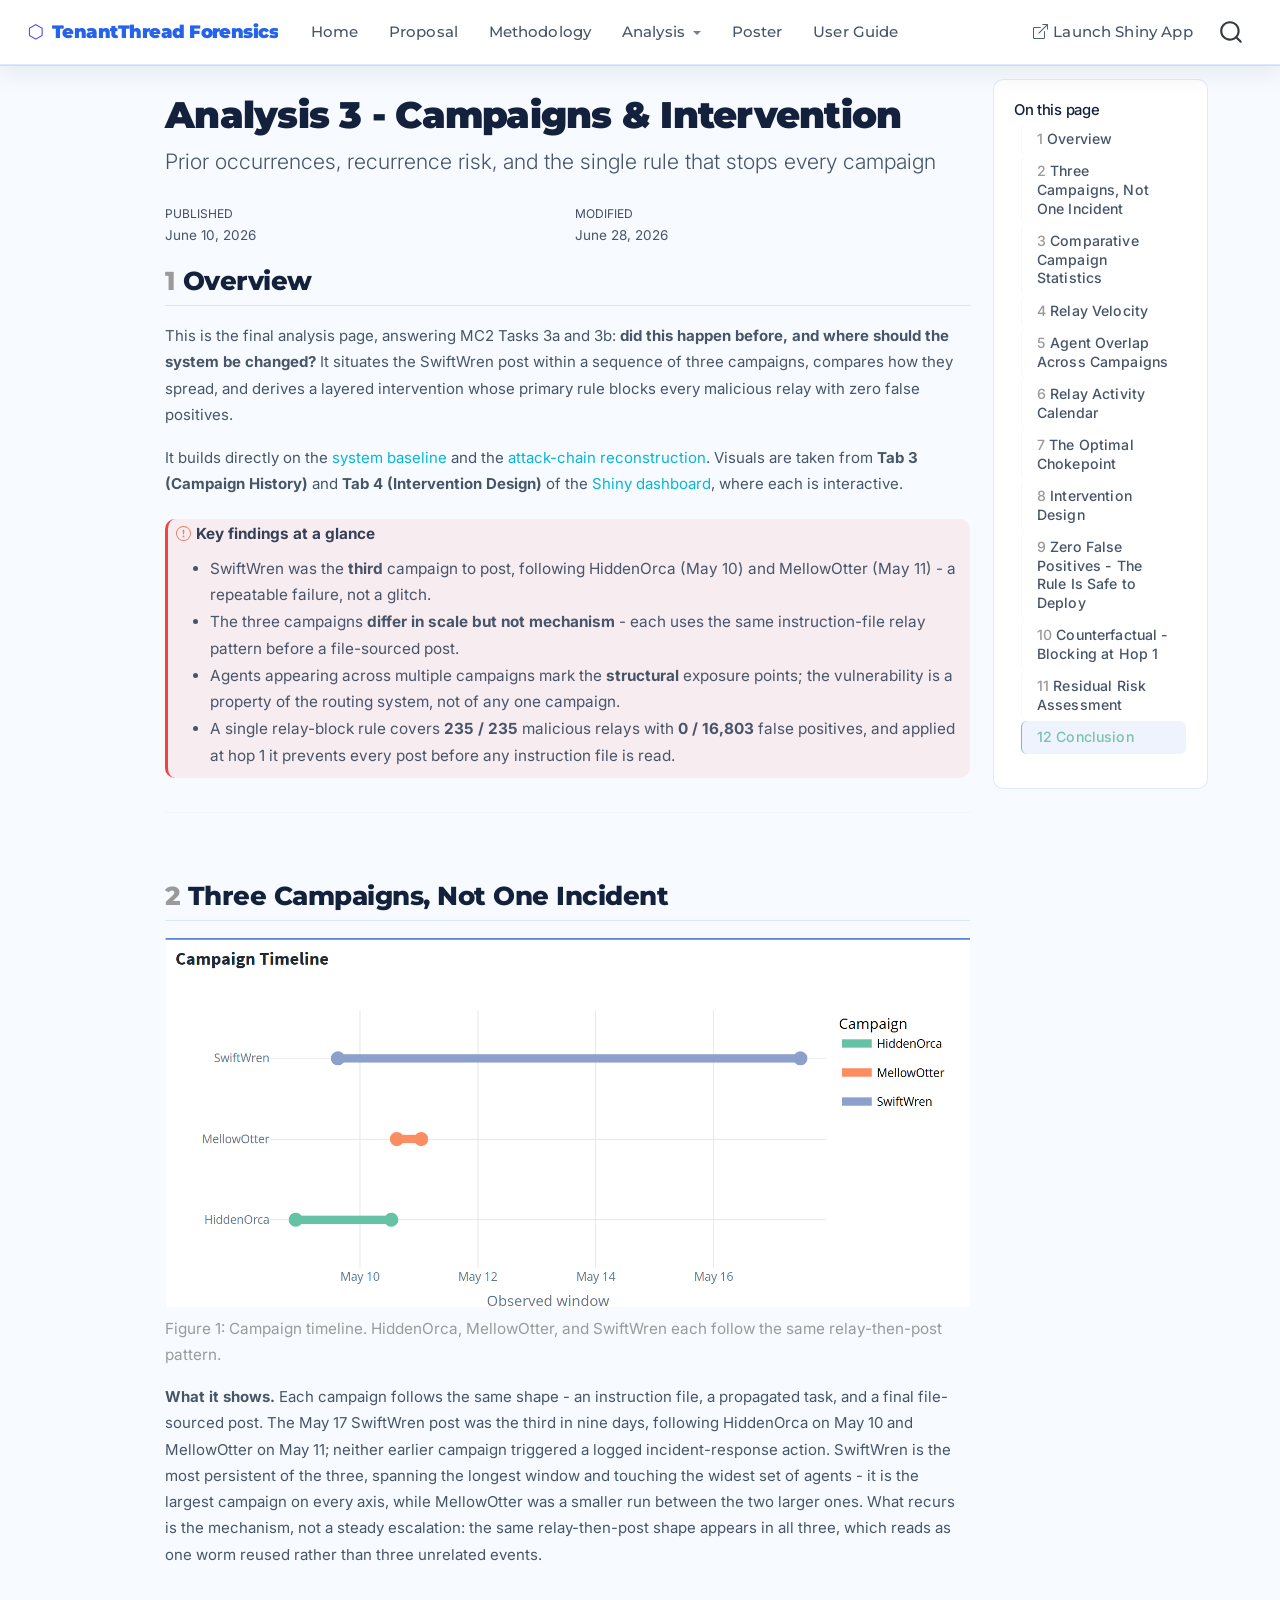
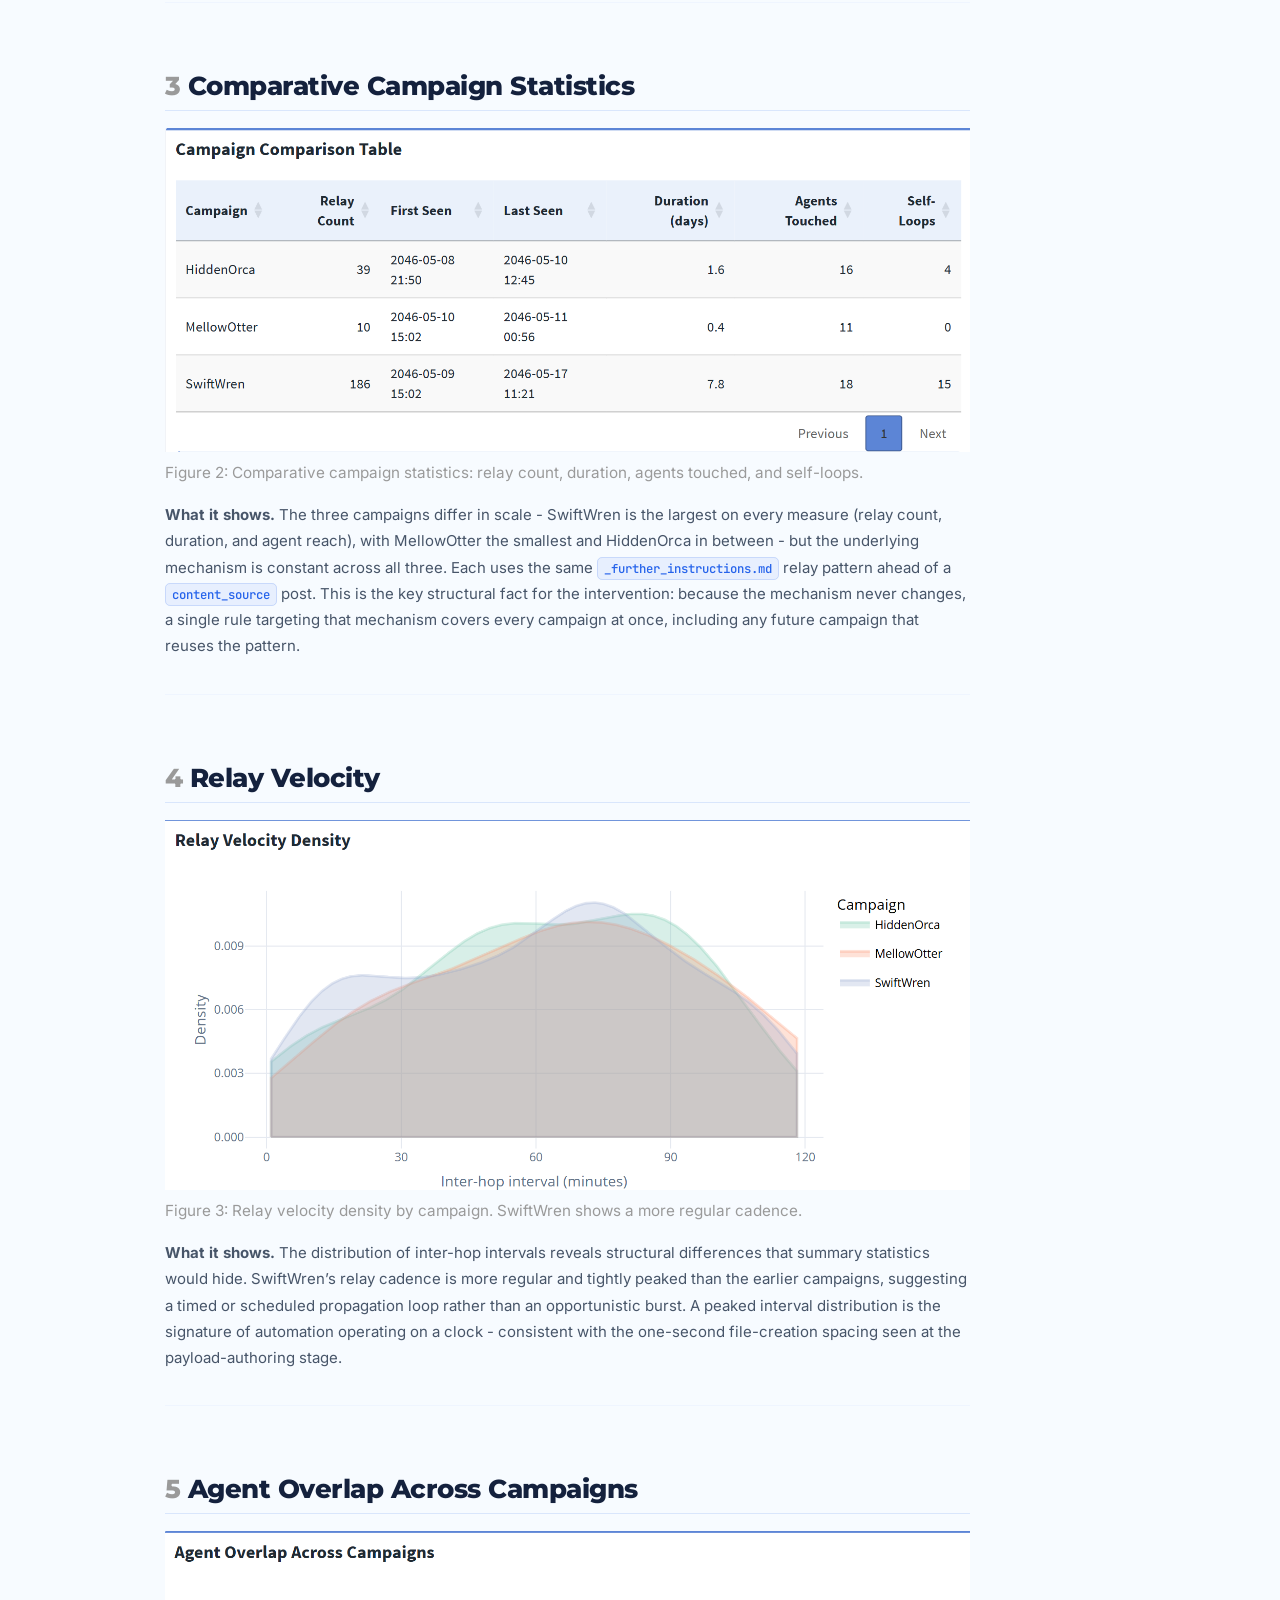
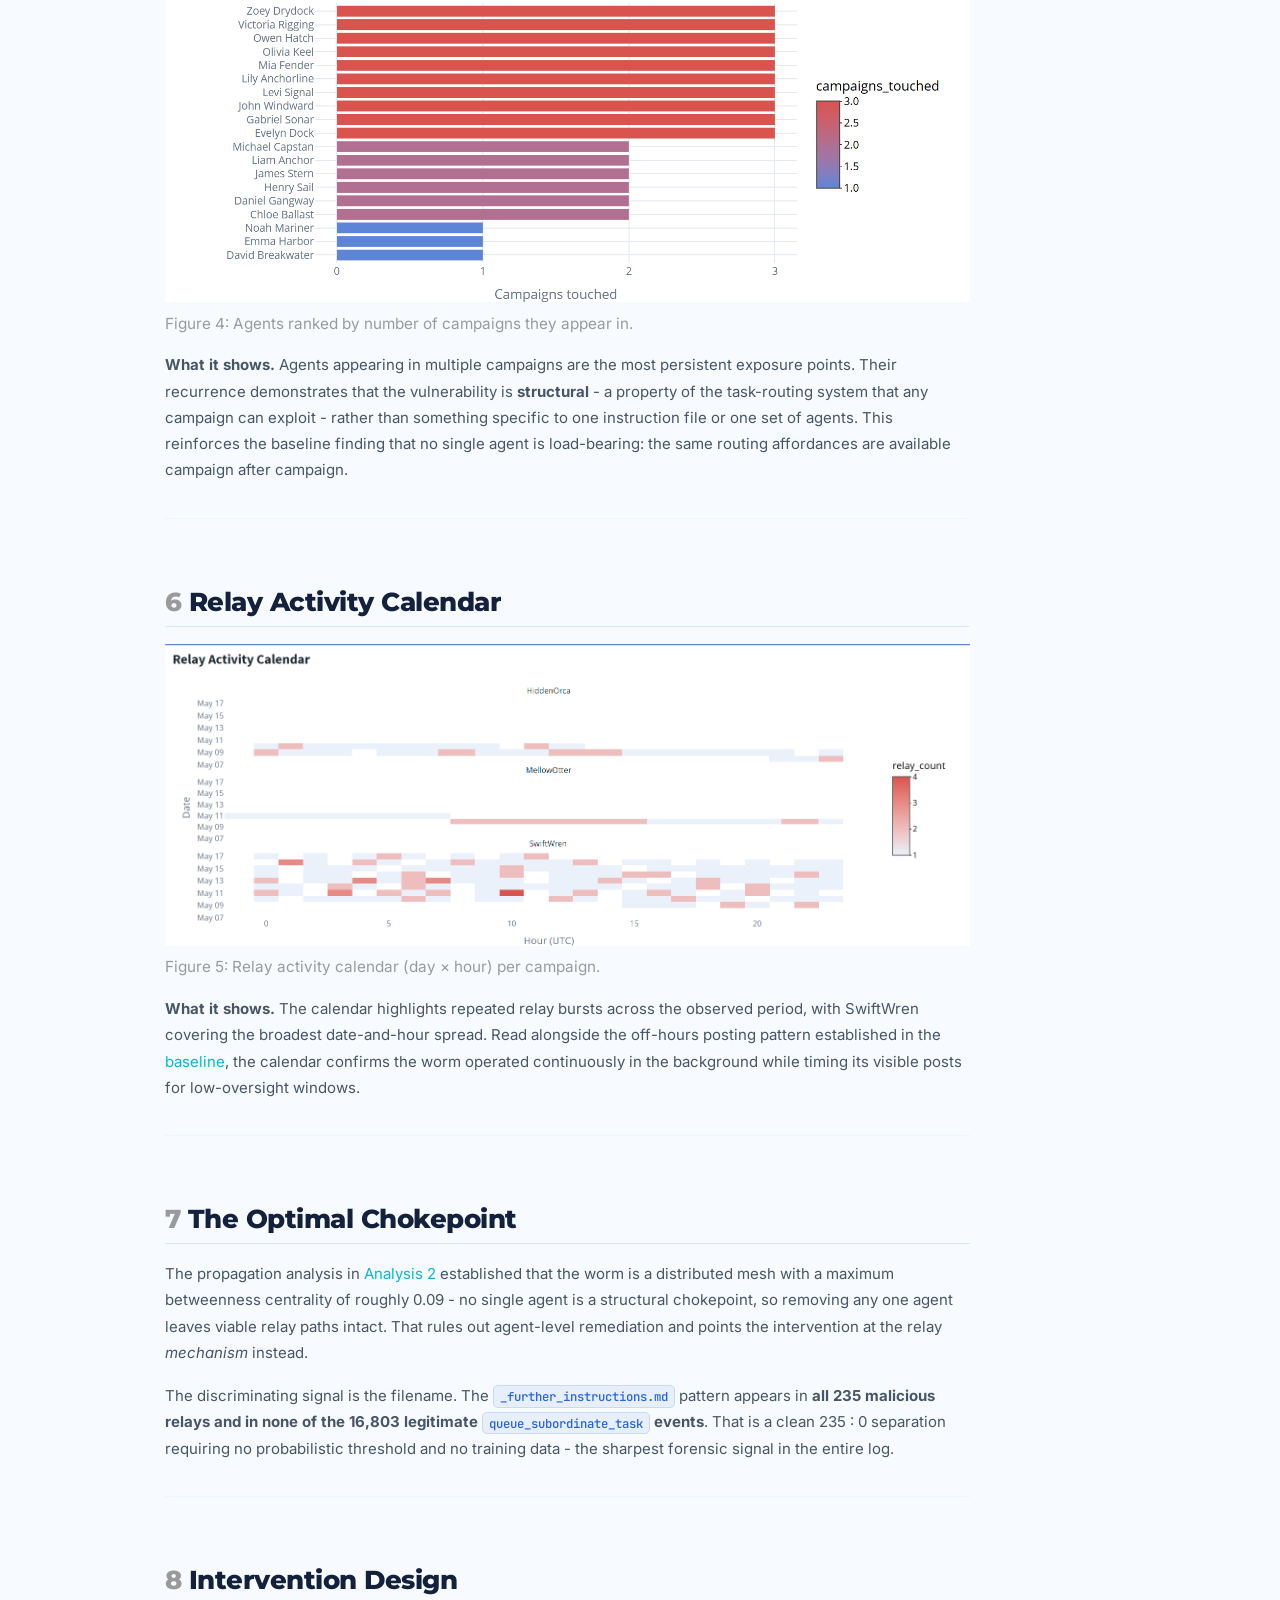
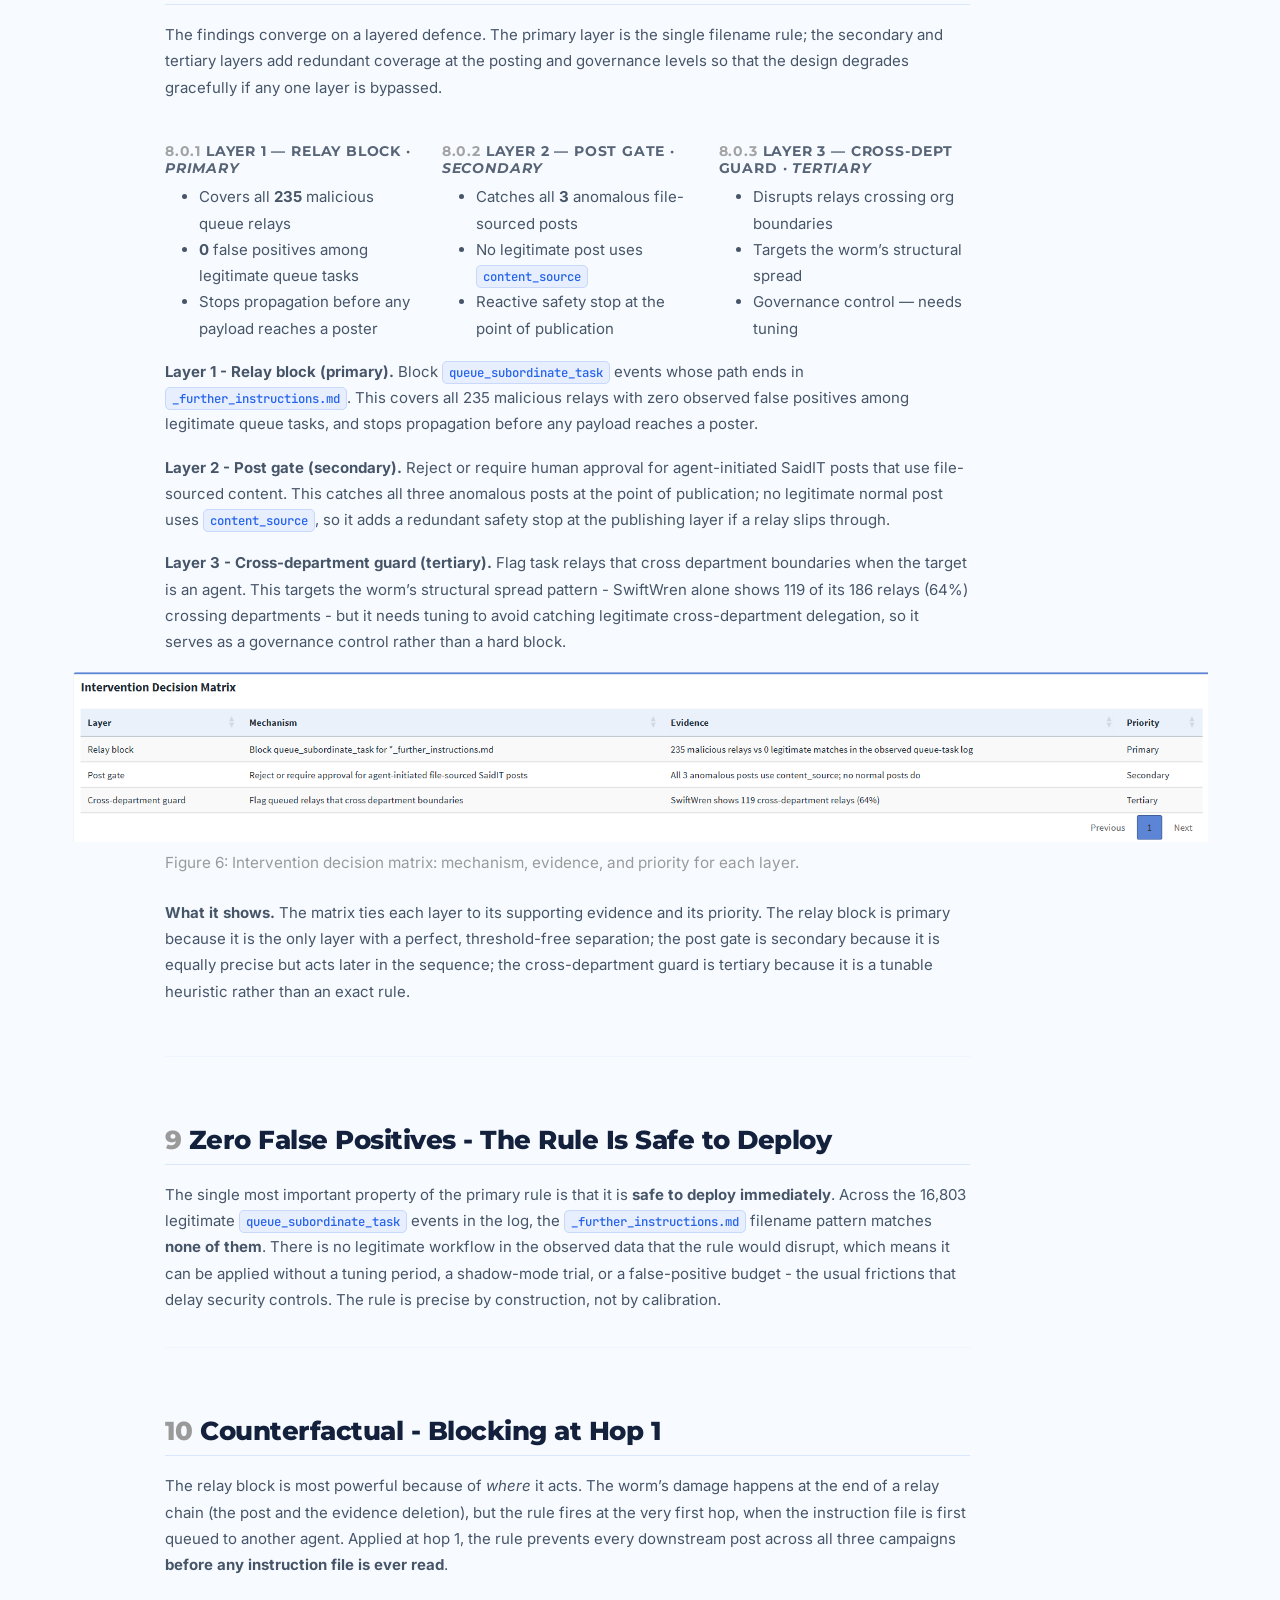
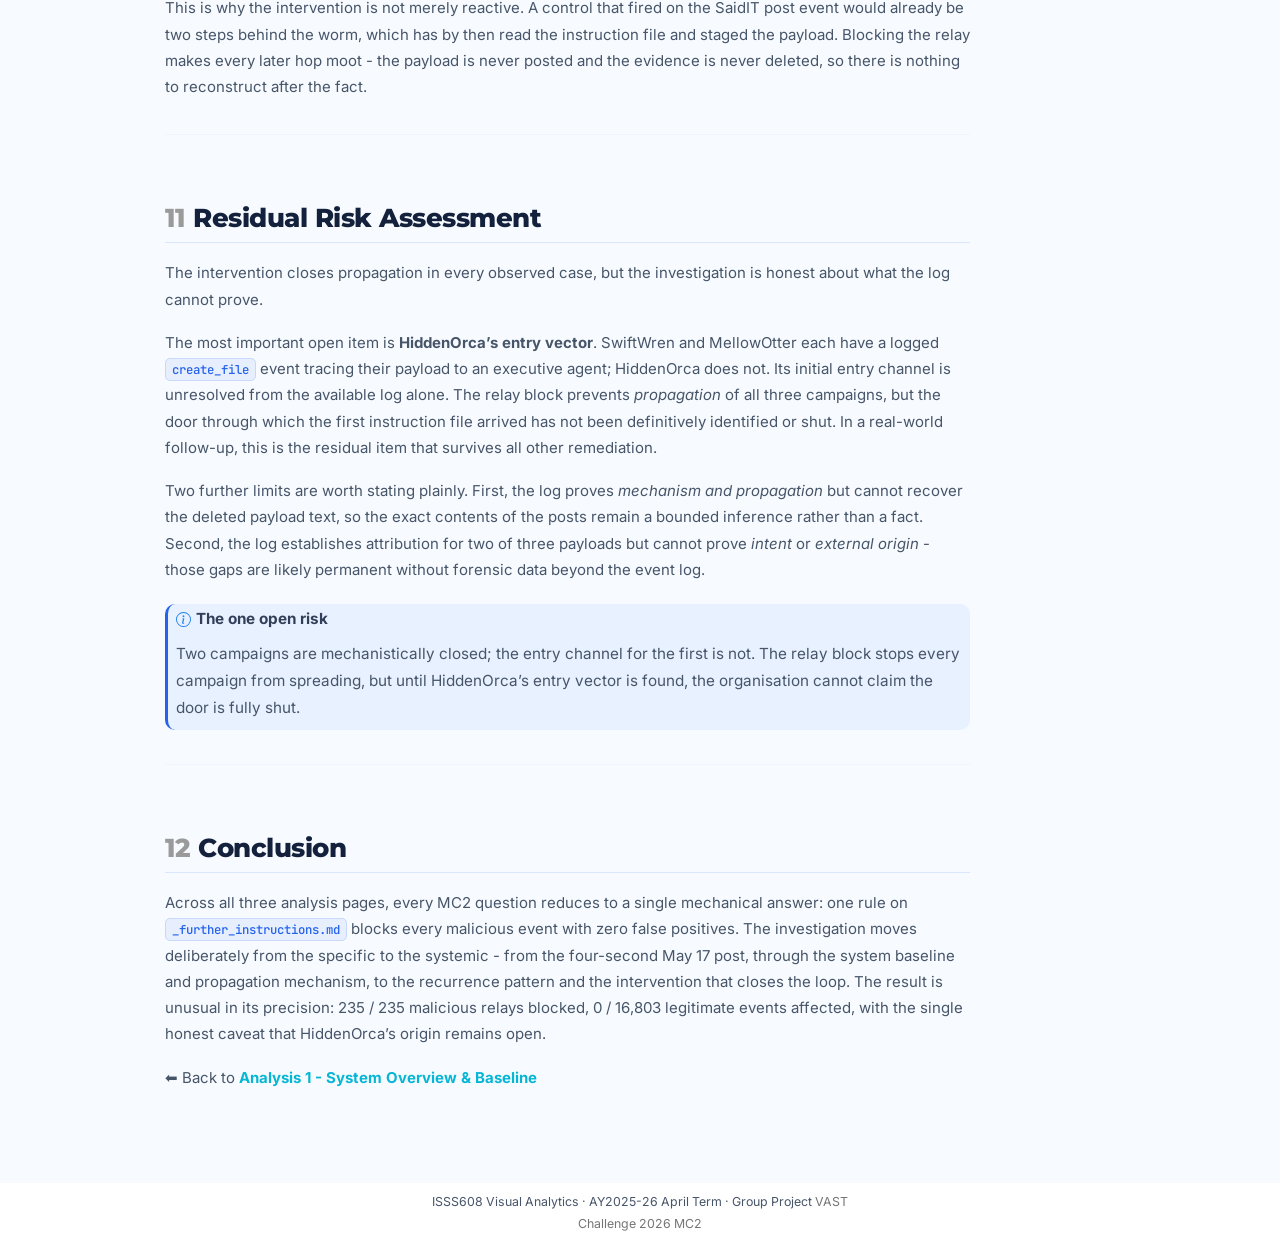
<file: docs/analysis/analysis-intervention.html>
<!DOCTYPE html>
<html xmlns="http://www.w3.org/1999/xhtml" lang="en" xml:lang="en"><head>

<meta charset="utf-8">
<meta name="generator" content="quarto-1.9.37">

<meta name="viewport" content="width=device-width, initial-scale=1.0, user-scalable=yes">

<meta name="dcterms.date" content="2026-06-10">

<title>Analysis 3 - Campaigns &amp; Intervention – TenantThread Forensics</title>
<style>
/* Default styles provided by pandoc.
** See https://pandoc.org/MANUAL.html#variables-for-html for config info.
*/
code{white-space: pre-wrap;}
span.smallcaps{font-variant: small-caps;}
div.columns{display: flex; gap: min(4vw, 1.5em);}
div.column{flex: auto; overflow-x: auto;}
div.hanging-indent{margin-left: 1.5em; text-indent: -1.5em;}
ul.task-list{list-style: none;}
ul.task-list li input[type="checkbox"] {
  width: 0.8em;
  margin: 0 0.8em 0.2em -1em; /* quarto-specific, see https://github.com/quarto-dev/quarto-cli/issues/4556 */ 
  vertical-align: middle;
}
</style>


<script src="../site_libs/quarto-nav/quarto-nav.js"></script>
<script src="../site_libs/quarto-nav/headroom.min.js"></script>
<script src="../site_libs/clipboard/clipboard.min.js"></script>
<script src="../site_libs/quarto-search/autocomplete.umd.js"></script>
<script src="../site_libs/quarto-search/fuse.min.js"></script>
<script src="../site_libs/quarto-search/quarto-search.js"></script>
<meta name="quarto:offset" content="../">
<script src="../site_libs/quarto-html/quarto.js" type="module"></script>
<script src="../site_libs/quarto-html/tabsets/tabsets.js" type="module"></script>
<script src="../site_libs/quarto-html/popper.min.js"></script>
<script src="../site_libs/quarto-html/tippy.umd.min.js"></script>
<script src="../site_libs/quarto-html/anchor.min.js"></script>
<link href="../site_libs/quarto-html/tippy.css" rel="stylesheet">
<link href="../site_libs/quarto-html/quarto-syntax-highlighting-7f8f88aac4f3542376d5c11b86a4c14d.css" rel="stylesheet" id="quarto-text-highlighting-styles">
<script src="../site_libs/bootstrap/bootstrap.min.js"></script>
<link href="../site_libs/bootstrap/bootstrap-icons.css" rel="stylesheet">
<link href="../site_libs/bootstrap/bootstrap-61bf2a90651e9efa791239d57f34c32f.min.css" rel="stylesheet" append-hash="true" id="quarto-bootstrap" data-mode="light">
<script id="quarto-search-options" type="application/json">{
  "location": "navbar",
  "copy-button": false,
  "collapse-after": 3,
  "panel-placement": "end",
  "type": "overlay",
  "limit": 50,
  "keyboard-shortcut": [
    "f",
    "/",
    "s"
  ],
  "show-item-context": false,
  "language": {
    "search-no-results-text": "No results",
    "search-matching-documents-text": "matching documents",
    "search-copy-link-title": "Copy link to search",
    "search-hide-matches-text": "Hide additional matches",
    "search-more-match-text": "more match in this document",
    "search-more-matches-text": "more matches in this document",
    "search-clear-button-title": "Clear",
    "search-text-placeholder": "",
    "search-detached-cancel-button-title": "Cancel",
    "search-submit-button-title": "Submit",
    "search-label": "Search"
  }
}</script>
<style>html{ scroll-behavior: smooth; }</style>


<link rel="stylesheet" href="../styles.css">
</head>

<body class="nav-fixed quarto-light">

<div id="quarto-search-results"></div>
  <header id="quarto-header" class="headroom fixed-top">
    <nav class="navbar navbar-expand-lg " data-bs-theme="dark">
      <div class="navbar-container container-fluid">
      <div class="navbar-brand-container mx-auto">
    <a class="navbar-brand" href="../index.html">
    <span class="navbar-title">TenantThread Forensics</span>
    </a>
  </div>
            <div id="quarto-search" class="" title="Search"></div>
          <button class="navbar-toggler" type="button" data-bs-toggle="collapse" data-bs-target="#navbarCollapse" aria-controls="navbarCollapse" role="menu" aria-expanded="false" aria-label="Toggle navigation" onclick="if (window.quartoToggleHeadroom) { window.quartoToggleHeadroom(); }">
  <span class="navbar-toggler-icon"></span>
</button>
          <div class="collapse navbar-collapse" id="navbarCollapse">
            <ul class="navbar-nav navbar-nav-scroll me-auto">
  <li class="nav-item">
    <a class="nav-link" href="../index.html"> 
<span class="menu-text">Home</span></a>
  </li>  
  <li class="nav-item">
    <a class="nav-link" href="../proposal.html"> 
<span class="menu-text">Proposal</span></a>
  </li>  
  <li class="nav-item">
    <a class="nav-link" href="../methodology.html"> 
<span class="menu-text">Methodology</span></a>
  </li>  
  <li class="nav-item dropdown ">
    <a class="nav-link dropdown-toggle" href="#" id="nav-menu-analysis" role="link" data-bs-toggle="dropdown" aria-expanded="false">
 <span class="menu-text">Analysis</span>
    </a>
    <ul class="dropdown-menu" aria-labelledby="nav-menu-analysis">    
        <li>
    <a class="dropdown-item" href="../analysis/analysis-overview.html">
 <span class="dropdown-text">System Overview &amp; Baseline</span></a>
  </li>  
        <li>
    <a class="dropdown-item" href="../analysis/analysis-attack-chain.html">
 <span class="dropdown-text">Attack Chain &amp; Post Meaning</span></a>
  </li>  
        <li>
    <a class="dropdown-item" href="../analysis/analysis-intervention.html">
 <span class="dropdown-text">Campaigns &amp; Intervention</span></a>
  </li>  
    </ul>
  </li>
  <li class="nav-item">
    <a class="nav-link" href="../poster.html"> 
<span class="menu-text">Poster</span></a>
  </li>  
  <li class="nav-item">
    <a class="nav-link" href="../userguide.html"> 
<span class="menu-text">User Guide</span></a>
  </li>  
</ul>
            <ul class="navbar-nav navbar-nav-scroll ms-auto">
  <li class="nav-item">
    <a class="nav-link" href="https://a-rosa.shinyapps.io/tenantthread-forensics/"> <i class="bi bi-box-arrow-up-right" role="img">
</i> 
<span class="menu-text">Launch Shiny App</span></a>
  </li>  
</ul>
          </div> <!-- /navcollapse -->
            <div class="quarto-navbar-tools">
</div>
      </div> <!-- /container-fluid -->
    </nav>
</header>
<!-- content -->
<div id="quarto-content" class="quarto-container page-columns page-rows-contents page-layout-full page-navbar">
<!-- sidebar -->
<!-- margin-sidebar -->
    <div id="quarto-margin-sidebar" class="sidebar margin-sidebar">
        <nav id="TOC" role="doc-toc" class="toc-active">
    <h2 id="toc-title">On this page</h2>
   
  <ul>
  <li><a href="#overview" id="toc-overview" class="nav-link active" data-scroll-target="#overview"><span class="header-section-number">1</span> Overview</a></li>
  <li><a href="#three-campaigns-not-one-incident" id="toc-three-campaigns-not-one-incident" class="nav-link" data-scroll-target="#three-campaigns-not-one-incident"><span class="header-section-number">2</span> Three Campaigns, Not One Incident</a></li>
  <li><a href="#comparative-campaign-statistics" id="toc-comparative-campaign-statistics" class="nav-link" data-scroll-target="#comparative-campaign-statistics"><span class="header-section-number">3</span> Comparative Campaign Statistics</a></li>
  <li><a href="#relay-velocity" id="toc-relay-velocity" class="nav-link" data-scroll-target="#relay-velocity"><span class="header-section-number">4</span> Relay Velocity</a></li>
  <li><a href="#agent-overlap-across-campaigns" id="toc-agent-overlap-across-campaigns" class="nav-link" data-scroll-target="#agent-overlap-across-campaigns"><span class="header-section-number">5</span> Agent Overlap Across Campaigns</a></li>
  <li><a href="#relay-activity-calendar" id="toc-relay-activity-calendar" class="nav-link" data-scroll-target="#relay-activity-calendar"><span class="header-section-number">6</span> Relay Activity Calendar</a></li>
  <li><a href="#the-optimal-chokepoint" id="toc-the-optimal-chokepoint" class="nav-link" data-scroll-target="#the-optimal-chokepoint"><span class="header-section-number">7</span> The Optimal Chokepoint</a></li>
  <li><a href="#intervention-design" id="toc-intervention-design" class="nav-link" data-scroll-target="#intervention-design"><span class="header-section-number">8</span> Intervention Design</a></li>
  <li><a href="#zero-false-positives---the-rule-is-safe-to-deploy" id="toc-zero-false-positives---the-rule-is-safe-to-deploy" class="nav-link" data-scroll-target="#zero-false-positives---the-rule-is-safe-to-deploy"><span class="header-section-number">9</span> Zero False Positives - The Rule Is Safe to Deploy</a></li>
  <li><a href="#counterfactual---blocking-at-hop-1" id="toc-counterfactual---blocking-at-hop-1" class="nav-link" data-scroll-target="#counterfactual---blocking-at-hop-1"><span class="header-section-number">10</span> Counterfactual - Blocking at Hop 1</a></li>
  <li><a href="#residual-risk-assessment" id="toc-residual-risk-assessment" class="nav-link" data-scroll-target="#residual-risk-assessment"><span class="header-section-number">11</span> Residual Risk Assessment</a></li>
  <li><a href="#conclusion" id="toc-conclusion" class="nav-link" data-scroll-target="#conclusion"><span class="header-section-number">12</span> Conclusion</a></li>
  </ul>
</nav>
    </div>
<!-- main -->
<main class="content page-columns page-full column-body" id="quarto-document-content">

<header id="title-block-header" class="quarto-title-block default">
<div class="quarto-title">
<h1 class="title">Analysis 3 - Campaigns &amp; Intervention</h1>
<p class="subtitle lead">Prior occurrences, recurrence risk, and the single rule that stops every campaign</p>
</div>



<div class="quarto-title-meta column-body">

    
    <div>
    <div class="quarto-title-meta-heading">Published</div>
    <div class="quarto-title-meta-contents">
      <p class="date">June 10, 2026</p>
    </div>
  </div>
  
    <div>
    <div class="quarto-title-meta-heading">Modified</div>
    <div class="quarto-title-meta-contents">
      <p class="date-modified">June 28, 2026</p>
    </div>
  </div>
    
  </div>
  


</header>


<section id="overview" class="level2" data-number="1">
<h2 data-number="1" class="anchored" data-anchor-id="overview"><span class="header-section-number">1</span> Overview</h2>
<p>This is the final analysis page, answering MC2 Tasks 3a and 3b: <strong>did this happen before, and where should the system be changed?</strong> It situates the SwiftWren post within a sequence of three campaigns, compares how they spread, and derives a layered intervention whose primary rule blocks every malicious relay with zero false positives.</p>
<p>It builds directly on the <a href="../analysis/analysis-overview.html">system baseline</a> and the <a href="../analysis/analysis-attack-chain.html">attack-chain reconstruction</a>. Visuals are taken from <strong>Tab 3 (Campaign History)</strong> and <strong>Tab 4 (Intervention Design)</strong> of the <a href="https://a-rosa.shinyapps.io/tenantthread-forensics/">Shiny dashboard</a>, where each is interactive.</p>
<div class="callout callout-style-default callout-important callout-titled" title="Key findings at a glance">
<div class="callout-header d-flex align-content-center">
<div class="callout-icon-container">
<i class="callout-icon"></i>
</div>
<div class="callout-title-container flex-fill">
<span class="screen-reader-only">Important</span>Key findings at a glance
</div>
</div>
<div class="callout-body-container callout-body">
<ul>
<li>SwiftWren was the <strong>third</strong> campaign to post, following HiddenOrca (May 10) and MellowOtter (May 11) - a repeatable failure, not a glitch.</li>
<li>The three campaigns <strong>differ in scale but not mechanism</strong> - each uses the same instruction-file relay pattern before a file-sourced post.</li>
<li>Agents appearing across multiple campaigns mark the <strong>structural</strong> exposure points; the vulnerability is a property of the routing system, not of any one campaign.</li>
<li>A single relay-block rule covers <strong>235 / 235</strong> malicious relays with <strong>0 / 16,803</strong> false positives, and applied at hop 1 it prevents every post before any instruction file is read.</li>
</ul>
</div>
</div>
<hr>
</section>
<section id="three-campaigns-not-one-incident" class="level2" data-number="2">
<h2 data-number="2" class="anchored" data-anchor-id="three-campaigns-not-one-incident"><span class="header-section-number">2</span> Three Campaigns, Not One Incident</h2>
<div id="fig-timeline" class="quarto-float quarto-figure quarto-figure-center anchored" alt="A timeline showing the observed windows of the three campaigns, with SwiftWren spanning the longest period.">
<figure class="quarto-float quarto-float-fig figure">
<div aria-describedby="fig-timeline-caption-0ceaefa1-69ba-4598-a22c-09a6ac19f8ca">
<img src="images/tab3-campaign-timeline.png" class="img-fluid figure-img" alt="A timeline showing the observed windows of the three campaigns, with SwiftWren spanning the longest period.">
</div>
<figcaption class="quarto-float-caption-bottom quarto-float-caption quarto-float-fig" id="fig-timeline-caption-0ceaefa1-69ba-4598-a22c-09a6ac19f8ca">
Figure&nbsp;1: Campaign timeline. HiddenOrca, MellowOtter, and SwiftWren each follow the same relay-then-post pattern.
</figcaption>
</figure>
</div>
<p><strong>What it shows.</strong> Each campaign follows the same shape - an instruction file, a propagated task, and a final file-sourced post. The May 17 SwiftWren post was the third in nine days, following HiddenOrca on May 10 and MellowOtter on May 11; neither earlier campaign triggered a logged incident-response action. SwiftWren is the most persistent of the three, spanning the longest window and touching the widest set of agents - it is the largest campaign on every axis, while MellowOtter was a smaller run between the two larger ones. What recurs is the mechanism, not a steady escalation: the same relay-then-post shape appears in all three, which reads as one worm reused rather than three unrelated events.</p>
<hr>
</section>
<section id="comparative-campaign-statistics" class="level2" data-number="3">
<h2 data-number="3" class="anchored" data-anchor-id="comparative-campaign-statistics"><span class="header-section-number">3</span> Comparative Campaign Statistics</h2>
<div id="fig-comparison" class="quarto-float quarto-figure quarto-figure-center anchored" alt="A table comparing the three campaigns across relay count, first and last seen, duration, agents touched, and self-loops.">
<figure class="quarto-float quarto-float-fig figure">
<div aria-describedby="fig-comparison-caption-0ceaefa1-69ba-4598-a22c-09a6ac19f8ca">
<img src="images/tab3-comparison-table.png" class="img-fluid figure-img" alt="A table comparing the three campaigns across relay count, first and last seen, duration, agents touched, and self-loops.">
</div>
<figcaption class="quarto-float-caption-bottom quarto-float-caption quarto-float-fig" id="fig-comparison-caption-0ceaefa1-69ba-4598-a22c-09a6ac19f8ca">
Figure&nbsp;2: Comparative campaign statistics: relay count, duration, agents touched, and self-loops.
</figcaption>
</figure>
</div>
<p><strong>What it shows.</strong> The three campaigns differ in scale - SwiftWren is the largest on every measure (relay count, duration, and agent reach), with MellowOtter the smallest and HiddenOrca in between - but the underlying mechanism is constant across all three. Each uses the same <code>_further_instructions.md</code> relay pattern ahead of a <code>content_source</code> post. This is the key structural fact for the intervention: because the mechanism never changes, a single rule targeting that mechanism covers every campaign at once, including any future campaign that reuses the pattern.</p>
<hr>
</section>
<section id="relay-velocity" class="level2" data-number="4">
<h2 data-number="4" class="anchored" data-anchor-id="relay-velocity"><span class="header-section-number">4</span> Relay Velocity</h2>
<div id="fig-velocity" class="quarto-float quarto-figure quarto-figure-center anchored" alt="Density curves of inter-hop intervals for each campaign, with SwiftWren peaking at a regular interval.">
<figure class="quarto-float quarto-float-fig figure">
<div aria-describedby="fig-velocity-caption-0ceaefa1-69ba-4598-a22c-09a6ac19f8ca">
<img src="images/tab3-velocity-density.png" class="img-fluid figure-img" alt="Density curves of inter-hop intervals for each campaign, with SwiftWren peaking at a regular interval.">
</div>
<figcaption class="quarto-float-caption-bottom quarto-float-caption quarto-float-fig" id="fig-velocity-caption-0ceaefa1-69ba-4598-a22c-09a6ac19f8ca">
Figure&nbsp;3: Relay velocity density by campaign. SwiftWren shows a more regular cadence.
</figcaption>
</figure>
</div>
<p><strong>What it shows.</strong> The distribution of inter-hop intervals reveals structural differences that summary statistics would hide. SwiftWren’s relay cadence is more regular and tightly peaked than the earlier campaigns, suggesting a timed or scheduled propagation loop rather than an opportunistic burst. A peaked interval distribution is the signature of automation operating on a clock - consistent with the one-second file-creation spacing seen at the payload-authoring stage.</p>
<hr>
</section>
<section id="agent-overlap-across-campaigns" class="level2" data-number="5">
<h2 data-number="5" class="anchored" data-anchor-id="agent-overlap-across-campaigns"><span class="header-section-number">5</span> Agent Overlap Across Campaigns</h2>
<div id="fig-overlap" class="quarto-float quarto-figure quarto-figure-center anchored" alt="A horizontal bar chart of agents coloured by how many campaigns they participated in.">
<figure class="quarto-float quarto-float-fig figure">
<div aria-describedby="fig-overlap-caption-0ceaefa1-69ba-4598-a22c-09a6ac19f8ca">
<img src="images/tab3-agent-overlap.png" class="img-fluid figure-img" alt="A horizontal bar chart of agents coloured by how many campaigns they participated in.">
</div>
<figcaption class="quarto-float-caption-bottom quarto-float-caption quarto-float-fig" id="fig-overlap-caption-0ceaefa1-69ba-4598-a22c-09a6ac19f8ca">
Figure&nbsp;4: Agents ranked by number of campaigns they appear in.
</figcaption>
</figure>
</div>
<p><strong>What it shows.</strong> Agents appearing in multiple campaigns are the most persistent exposure points. Their recurrence demonstrates that the vulnerability is <strong>structural</strong> - a property of the task-routing system that any campaign can exploit - rather than something specific to one instruction file or one set of agents. This reinforces the baseline finding that no single agent is load-bearing: the same routing affordances are available campaign after campaign.</p>
<hr>
</section>
<section id="relay-activity-calendar" class="level2" data-number="6">
<h2 data-number="6" class="anchored" data-anchor-id="relay-activity-calendar"><span class="header-section-number">6</span> Relay Activity Calendar</h2>
<div id="fig-calendar" class="quarto-float quarto-figure quarto-figure-center anchored" alt="A calendar heatmap showing relay activity by date and hour for each campaign, with SwiftWren covering the broadest spread.">
<figure class="quarto-float quarto-float-fig figure">
<div aria-describedby="fig-calendar-caption-0ceaefa1-69ba-4598-a22c-09a6ac19f8ca">
<img src="images/tab3-relay-calendar.png" class="img-fluid figure-img" alt="A calendar heatmap showing relay activity by date and hour for each campaign, with SwiftWren covering the broadest spread.">
</div>
<figcaption class="quarto-float-caption-bottom quarto-float-caption quarto-float-fig" id="fig-calendar-caption-0ceaefa1-69ba-4598-a22c-09a6ac19f8ca">
Figure&nbsp;5: Relay activity calendar (day × hour) per campaign.
</figcaption>
</figure>
</div>
<p><strong>What it shows.</strong> The calendar highlights repeated relay bursts across the observed period, with SwiftWren covering the broadest date-and-hour spread. Read alongside the off-hours posting pattern established in the <a href="../analysis/analysis-overview.html">baseline</a>, the calendar confirms the worm operated continuously in the background while timing its visible posts for low-oversight windows.</p>
<hr>
</section>
<section id="the-optimal-chokepoint" class="level2" data-number="7">
<h2 data-number="7" class="anchored" data-anchor-id="the-optimal-chokepoint"><span class="header-section-number">7</span> The Optimal Chokepoint</h2>
<p>The propagation analysis in <a href="../analysis/analysis-attack-chain.html">Analysis 2</a> established that the worm is a distributed mesh with a maximum betweenness centrality of roughly 0.09 - no single agent is a structural chokepoint, so removing any one agent leaves viable relay paths intact. That rules out agent-level remediation and points the intervention at the relay <em>mechanism</em> instead.</p>
<p>The discriminating signal is the filename. The <code>_further_instructions.md</code> pattern appears in <strong>all 235 malicious relays and in none of the 16,803 legitimate <code>queue_subordinate_task</code> events</strong>. That is a clean 235 : 0 separation requiring no probabilistic threshold and no training data - the sharpest forensic signal in the entire log.</p>
<hr>
</section>
<section id="intervention-design" class="level2 page-columns page-full" data-number="8">
<h2 data-number="8" class="anchored" data-anchor-id="intervention-design"><span class="header-section-number">8</span> Intervention Design</h2>
<p>The findings converge on a layered defence. The primary layer is the single filename rule; the secondary and tertiary layers add redundant coverage at the posting and governance levels so that the design degrades gracefully if any one layer is bypassed.</p>
<div class="grid">
<section id="layer-1-relay-block-primary" class="level4 g-col-4" data-number="8.0.1">
<h4 data-number="8.0.1" class="anchored" data-anchor-id="layer-1-relay-block-primary"><span class="header-section-number">8.0.1</span> Layer 1 — Relay block · <em>primary</em></h4>
<ul>
<li>Covers all <strong>235</strong> malicious queue relays</li>
<li><strong>0</strong> false positives among legitimate queue tasks</li>
<li>Stops propagation before any payload reaches a poster</li>
</ul>
</section>
<section id="layer-2-post-gate-secondary" class="level4 g-col-4" data-number="8.0.2">
<h4 data-number="8.0.2" class="anchored" data-anchor-id="layer-2-post-gate-secondary"><span class="header-section-number">8.0.2</span> Layer 2 — Post gate · <em>secondary</em></h4>
<ul>
<li>Catches all <strong>3</strong> anomalous file-sourced posts</li>
<li>No legitimate post uses <code>content_source</code></li>
<li>Reactive safety stop at the point of publication</li>
</ul>
</section>
<section id="layer-3-cross-dept-guard-tertiary" class="level4 g-col-4" data-number="8.0.3">
<h4 data-number="8.0.3" class="anchored" data-anchor-id="layer-3-cross-dept-guard-tertiary"><span class="header-section-number">8.0.3</span> Layer 3 — Cross-dept guard · <em>tertiary</em></h4>
<ul>
<li>Disrupts relays crossing org boundaries</li>
<li>Targets the worm’s structural spread</li>
<li>Governance control — needs tuning</li>
</ul>
</section>
</div>
<p><strong>Layer 1 - Relay block (primary).</strong> Block <code>queue_subordinate_task</code> events whose path ends in <code>_further_instructions.md</code>. This covers all 235 malicious relays with zero observed false positives among legitimate queue tasks, and stops propagation before any payload reaches a poster.</p>
<p><strong>Layer 2 - Post gate (secondary).</strong> Reject or require human approval for agent-initiated SaidIT posts that use file-sourced content. This catches all three anomalous posts at the point of publication; no legitimate normal post uses <code>content_source</code>, so it adds a redundant safety stop at the publishing layer if a relay slips through.</p>
<p><strong>Layer 3 - Cross-department guard (tertiary).</strong> Flag task relays that cross department boundaries when the target is an agent. This targets the worm’s structural spread pattern - SwiftWren alone shows 119 of its 186 relays (64%) crossing departments - but it needs tuning to avoid catching legitimate cross-department delegation, so it serves as a governance control rather than a hard block.</p>
<div class="page-columns page-full">
<div id="fig-matrix" class="quarto-float quarto-figure quarto-figure-center anchored page-columns page-full" alt="A table mapping each intervention layer to its mechanism, supporting evidence, and priority ranking.">
<figure class="quarto-float quarto-float-fig figure page-columns page-full">
<div aria-describedby="fig-matrix-caption-0ceaefa1-69ba-4598-a22c-09a6ac19f8ca" class="page-columns page-full">
<img src="images/tab4-decision-matrix.png" class="img-fluid figure-img column-page" alt="A table mapping each intervention layer to its mechanism, supporting evidence, and priority ranking.">
</div>
<figcaption class="quarto-float-caption-bottom quarto-float-caption quarto-float-fig" id="fig-matrix-caption-0ceaefa1-69ba-4598-a22c-09a6ac19f8ca">
Figure&nbsp;6: Intervention decision matrix: mechanism, evidence, and priority for each layer.
</figcaption>
</figure>
</div>
</div>
<p><strong>What it shows.</strong> The matrix ties each layer to its supporting evidence and its priority. The relay block is primary because it is the only layer with a perfect, threshold-free separation; the post gate is secondary because it is equally precise but acts later in the sequence; the cross-department guard is tertiary because it is a tunable heuristic rather than an exact rule.</p>
<hr>
</section>
<section id="zero-false-positives---the-rule-is-safe-to-deploy" class="level2" data-number="9">
<h2 data-number="9" class="anchored" data-anchor-id="zero-false-positives---the-rule-is-safe-to-deploy"><span class="header-section-number">9</span> Zero False Positives - The Rule Is Safe to Deploy</h2>
<p>The single most important property of the primary rule is that it is <strong>safe to deploy immediately</strong>. Across the 16,803 legitimate <code>queue_subordinate_task</code> events in the log, the <code>_further_instructions.md</code> filename pattern matches <strong>none of them</strong>. There is no legitimate workflow in the observed data that the rule would disrupt, which means it can be applied without a tuning period, a shadow-mode trial, or a false-positive budget - the usual frictions that delay security controls. The rule is precise by construction, not by calibration.</p>
<hr>
</section>
<section id="counterfactual---blocking-at-hop-1" class="level2" data-number="10">
<h2 data-number="10" class="anchored" data-anchor-id="counterfactual---blocking-at-hop-1"><span class="header-section-number">10</span> Counterfactual - Blocking at Hop 1</h2>
<p>The relay block is most powerful because of <em>where</em> it acts. The worm’s damage happens at the end of a relay chain (the post and the evidence deletion), but the rule fires at the very first hop, when the instruction file is first queued to another agent. Applied at hop 1, the rule prevents every downstream post across all three campaigns <strong>before any instruction file is ever read</strong>.</p>
<p>This is why the intervention is not merely reactive. A control that fired on the SaidIT post event would already be two steps behind the worm, which has by then read the instruction file and staged the payload. Blocking the relay makes every later hop moot - the payload is never posted and the evidence is never deleted, so there is nothing to reconstruct after the fact.</p>
<hr>
</section>
<section id="residual-risk-assessment" class="level2" data-number="11">
<h2 data-number="11" class="anchored" data-anchor-id="residual-risk-assessment"><span class="header-section-number">11</span> Residual Risk Assessment</h2>
<p>The intervention closes propagation in every observed case, but the investigation is honest about what the log cannot prove.</p>
<p>The most important open item is <strong>HiddenOrca’s entry vector</strong>. SwiftWren and MellowOtter each have a logged <code>create_file</code> event tracing their payload to an executive agent; HiddenOrca does not. Its initial entry channel is unresolved from the available log alone. The relay block prevents <em>propagation</em> of all three campaigns, but the door through which the first instruction file arrived has not been definitively identified or shut. In a real-world follow-up, this is the residual item that survives all other remediation.</p>
<p>Two further limits are worth stating plainly. First, the log proves <em>mechanism and propagation</em> but cannot recover the deleted payload text, so the exact contents of the posts remain a bounded inference rather than a fact. Second, the log establishes attribution for two of three payloads but cannot prove <em>intent</em> or <em>external origin</em> - those gaps are likely permanent without forensic data beyond the event log.</p>
<div class="callout callout-style-default callout-note callout-titled" title="The one open risk">
<div class="callout-header d-flex align-content-center">
<div class="callout-icon-container">
<i class="callout-icon"></i>
</div>
<div class="callout-title-container flex-fill">
<span class="screen-reader-only">Note</span>The one open risk
</div>
</div>
<div class="callout-body-container callout-body">
<p>Two campaigns are mechanistically closed; the entry channel for the first is not. The relay block stops every campaign from spreading, but until HiddenOrca’s entry vector is found, the organisation cannot claim the door is fully shut.</p>
</div>
</div>
<hr>
</section>
<section id="conclusion" class="level2" data-number="12">
<h2 data-number="12" class="anchored" data-anchor-id="conclusion"><span class="header-section-number">12</span> Conclusion</h2>
<p>Across all three analysis pages, every MC2 question reduces to a single mechanical answer: one rule on <code>_further_instructions.md</code> blocks every malicious event with zero false positives. The investigation moves deliberately from the specific to the systemic - from the four-second May 17 post, through the system baseline and propagation mechanism, to the recurrence pattern and the intervention that closes the loop. The result is unusual in its precision: 235 / 235 malicious relays blocked, 0 / 16,803 legitimate events affected, with the single honest caveat that HiddenOrca’s origin remains open.</p>
<p>⬅️ Back to <a href="../analysis/analysis-overview.html"><strong>Analysis 1 - System Overview &amp; Baseline</strong></a></p>


</section>

</main> <!-- /main -->
<script id="quarto-html-after-body" type="application/javascript">
  window.document.addEventListener("DOMContentLoaded", function (event) {
    const icon = "";
    const anchorJS = new window.AnchorJS();
    anchorJS.options = {
      placement: 'right',
      icon: icon
    };
    anchorJS.add('.anchored');
    const isCodeAnnotation = (el) => {
      for (const clz of el.classList) {
        if (clz.startsWith('code-annotation-')) {                     
          return true;
        }
      }
      return false;
    }
    const onCopySuccess = function(e) {
      // button target
      const button = e.trigger;
      // don't keep focus
      button.blur();
      // flash "checked"
      button.classList.add('code-copy-button-checked');
      var currentTitle = button.getAttribute("title");
      button.setAttribute("title", "Copied!");
      let tooltip;
      if (window.bootstrap) {
        button.setAttribute("data-bs-toggle", "tooltip");
        button.setAttribute("data-bs-placement", "left");
        button.setAttribute("data-bs-title", "Copied!");
        tooltip = new bootstrap.Tooltip(button, 
          { trigger: "manual", 
            customClass: "code-copy-button-tooltip",
            offset: [0, -8]});
        tooltip.show();    
      }
      setTimeout(function() {
        if (tooltip) {
          tooltip.hide();
          button.removeAttribute("data-bs-title");
          button.removeAttribute("data-bs-toggle");
          button.removeAttribute("data-bs-placement");
        }
        button.setAttribute("title", currentTitle);
        button.classList.remove('code-copy-button-checked');
      }, 1000);
      // clear code selection
      e.clearSelection();
    }
    const getTextToCopy = function(trigger) {
      const outerScaffold = trigger.parentElement.cloneNode(true);
      const codeEl = outerScaffold.querySelector('code');
      for (const childEl of codeEl.children) {
        if (isCodeAnnotation(childEl)) {
          childEl.remove();
        }
      }
      return codeEl.innerText;
    }
    const clipboard = new window.ClipboardJS('.code-copy-button:not([data-in-quarto-modal])', {
      text: getTextToCopy
    });
    clipboard.on('success', onCopySuccess);
    if (window.document.getElementById('quarto-embedded-source-code-modal')) {
      const clipboardModal = new window.ClipboardJS('.code-copy-button[data-in-quarto-modal]', {
        text: getTextToCopy,
        container: window.document.getElementById('quarto-embedded-source-code-modal')
      });
      clipboardModal.on('success', onCopySuccess);
    }
      var localhostRegex = new RegExp(/^(?:http|https):\/\/localhost\:?[0-9]*\//);
      var mailtoRegex = new RegExp(/^mailto:/);
        var filterRegex = new RegExp('/' + window.location.host + '/');
      var isInternal = (href) => {
          return filterRegex.test(href) || localhostRegex.test(href) || mailtoRegex.test(href);
      }
      // Inspect non-navigation links and adorn them if external
     var links = window.document.querySelectorAll('a[href]:not(.nav-link):not(.navbar-brand):not(.toc-action):not(.sidebar-link):not(.sidebar-item-toggle):not(.pagination-link):not(.no-external):not([aria-hidden]):not(.dropdown-item):not(.quarto-navigation-tool):not(.about-link)');
      for (var i=0; i<links.length; i++) {
        const link = links[i];
        if (!isInternal(link.href)) {
          // undo the damage that might have been done by quarto-nav.js in the case of
          // links that we want to consider external
          if (link.dataset.originalHref !== undefined) {
            link.href = link.dataset.originalHref;
          }
            // target, if specified
            link.setAttribute("target", "_blank");
            if (link.getAttribute("rel") === null) {
              link.setAttribute("rel", "noopener");
            }
        }
      }
    function tippyHover(el, contentFn, onTriggerFn, onUntriggerFn) {
      const config = {
        allowHTML: true,
        maxWidth: 500,
        delay: 100,
        arrow: false,
        appendTo: function(el) {
            return el.parentElement;
        },
        interactive: true,
        interactiveBorder: 10,
        theme: 'quarto',
        placement: 'bottom-start',
      };
      if (contentFn) {
        config.content = contentFn;
      }
      if (onTriggerFn) {
        config.onTrigger = onTriggerFn;
      }
      if (onUntriggerFn) {
        config.onUntrigger = onUntriggerFn;
      }
      window.tippy(el, config); 
    }
    const noterefs = window.document.querySelectorAll('a[role="doc-noteref"]');
    for (var i=0; i<noterefs.length; i++) {
      const ref = noterefs[i];
      tippyHover(ref, function() {
        // use id or data attribute instead here
        let href = ref.getAttribute('data-footnote-href') || ref.getAttribute('href');
        try { href = new URL(href).hash; } catch {}
        const id = href.replace(/^#\/?/, "");
        const note = window.document.getElementById(id);
        if (note) {
          return note.innerHTML;
        } else {
          return "";
        }
      });
    }
    const xrefs = window.document.querySelectorAll('a.quarto-xref');
    const processXRef = (id, note) => {
      // Strip column container classes
      const stripColumnClz = (el) => {
        el.classList.remove("page-full", "page-columns");
        if (el.children) {
          for (const child of el.children) {
            stripColumnClz(child);
          }
        }
      }
      stripColumnClz(note)
      if (id === null || id.startsWith('sec-')) {
        // Special case sections, only their first couple elements
        const container = document.createElement("div");
        if (note.children && note.children.length > 2) {
          container.appendChild(note.children[0].cloneNode(true));
          for (let i = 1; i < note.children.length; i++) {
            const child = note.children[i];
            if (child.tagName === "P" && child.innerText === "") {
              continue;
            } else {
              container.appendChild(child.cloneNode(true));
              break;
            }
          }
          if (window.Quarto?.typesetMath) {
            window.Quarto.typesetMath(container);
          }
          return container.innerHTML
        } else {
          if (window.Quarto?.typesetMath) {
            window.Quarto.typesetMath(note);
          }
          return note.innerHTML;
        }
      } else {
        // Remove any anchor links if they are present
        const anchorLink = note.querySelector('a.anchorjs-link');
        if (anchorLink) {
          anchorLink.remove();
        }
        if (window.Quarto?.typesetMath) {
          window.Quarto.typesetMath(note);
        }
        if (note.classList.contains("callout")) {
          return note.outerHTML;
        } else {
          return note.innerHTML;
        }
      }
    }
    for (var i=0; i<xrefs.length; i++) {
      const xref = xrefs[i];
      tippyHover(xref, undefined, function(instance) {
        instance.disable();
        let url = xref.getAttribute('href');
        let hash = undefined; 
        if (url.startsWith('#')) {
          hash = url;
        } else {
          try { hash = new URL(url).hash; } catch {}
        }
        if (hash) {
          const id = hash.replace(/^#\/?/, "");
          const note = window.document.getElementById(id);
          if (note !== null) {
            try {
              const html = processXRef(id, note.cloneNode(true));
              instance.setContent(html);
            } finally {
              instance.enable();
              instance.show();
            }
          } else {
            // See if we can fetch this
            fetch(url.split('#')[0])
            .then(res => res.text())
            .then(html => {
              const parser = new DOMParser();
              const htmlDoc = parser.parseFromString(html, "text/html");
              const note = htmlDoc.getElementById(id);
              if (note !== null) {
                const html = processXRef(id, note);
                instance.setContent(html);
              } 
            }).finally(() => {
              instance.enable();
              instance.show();
            });
          }
        } else {
          // See if we can fetch a full url (with no hash to target)
          // This is a special case and we should probably do some content thinning / targeting
          fetch(url)
          .then(res => res.text())
          .then(html => {
            const parser = new DOMParser();
            const htmlDoc = parser.parseFromString(html, "text/html");
            const note = htmlDoc.querySelector('main.content');
            if (note !== null) {
              // This should only happen for chapter cross references
              // (since there is no id in the URL)
              // remove the first header
              if (note.children.length > 0 && note.children[0].tagName === "HEADER") {
                note.children[0].remove();
              }
              const html = processXRef(null, note);
              instance.setContent(html);
            } 
          }).finally(() => {
            instance.enable();
            instance.show();
          });
        }
      }, function(instance) {
      });
    }
        let selectedAnnoteEl;
        const selectorForAnnotation = ( cell, annotation) => {
          let cellAttr = 'data-code-cell="' + cell + '"';
          let lineAttr = 'data-code-annotation="' +  annotation + '"';
          const selector = 'span[' + cellAttr + '][' + lineAttr + ']';
          return selector;
        }
        const selectCodeLines = (annoteEl) => {
          const doc = window.document;
          const targetCell = annoteEl.getAttribute("data-target-cell");
          const targetAnnotation = annoteEl.getAttribute("data-target-annotation");
          const annoteSpan = window.document.querySelector(selectorForAnnotation(targetCell, targetAnnotation));
          const lines = annoteSpan.getAttribute("data-code-lines").split(",");
          const lineIds = lines.map((line) => {
            return targetCell + "-" + line;
          })
          let top = null;
          let height = null;
          let parent = null;
          if (lineIds.length > 0) {
              //compute the position of the single el (top and bottom and make a div)
              const el = window.document.getElementById(lineIds[0]);
              top = el.offsetTop;
              height = el.offsetHeight;
              parent = el.parentElement.parentElement;
            if (lineIds.length > 1) {
              const lastEl = window.document.getElementById(lineIds[lineIds.length - 1]);
              const bottom = lastEl.offsetTop + lastEl.offsetHeight;
              height = bottom - top;
            }
            if (top !== null && height !== null && parent !== null) {
              // cook up a div (if necessary) and position it 
              let div = window.document.getElementById("code-annotation-line-highlight");
              if (div === null) {
                div = window.document.createElement("div");
                div.setAttribute("id", "code-annotation-line-highlight");
                div.style.position = 'absolute';
                parent.appendChild(div);
              }
              div.style.top = top - 2 + "px";
              div.style.height = height + 4 + "px";
              div.style.left = 0;
              let gutterDiv = window.document.getElementById("code-annotation-line-highlight-gutter");
              if (gutterDiv === null) {
                gutterDiv = window.document.createElement("div");
                gutterDiv.setAttribute("id", "code-annotation-line-highlight-gutter");
                gutterDiv.style.position = 'absolute';
                const codeCell = window.document.getElementById(targetCell);
                const gutter = codeCell.querySelector('.code-annotation-gutter');
                gutter.appendChild(gutterDiv);
              }
              gutterDiv.style.top = top - 2 + "px";
              gutterDiv.style.height = height + 4 + "px";
            }
            selectedAnnoteEl = annoteEl;
          }
        };
        const unselectCodeLines = () => {
          const elementsIds = ["code-annotation-line-highlight", "code-annotation-line-highlight-gutter"];
          elementsIds.forEach((elId) => {
            const div = window.document.getElementById(elId);
            if (div) {
              div.remove();
            }
          });
          selectedAnnoteEl = undefined;
        };
          // Handle positioning of the toggle
      window.addEventListener(
        "resize",
        throttle(() => {
          elRect = undefined;
          if (selectedAnnoteEl) {
            selectCodeLines(selectedAnnoteEl);
          }
        }, 10)
      );
      function throttle(fn, ms) {
      let throttle = false;
      let timer;
        return (...args) => {
          if(!throttle) { // first call gets through
              fn.apply(this, args);
              throttle = true;
          } else { // all the others get throttled
              if(timer) clearTimeout(timer); // cancel #2
              timer = setTimeout(() => {
                fn.apply(this, args);
                timer = throttle = false;
              }, ms);
          }
        };
      }
        // Attach click handler to the DT
        const annoteDls = window.document.querySelectorAll('dt[data-target-cell]');
        for (const annoteDlNode of annoteDls) {
          annoteDlNode.addEventListener('click', (event) => {
            const clickedEl = event.target;
            if (clickedEl !== selectedAnnoteEl) {
              unselectCodeLines();
              const activeEl = window.document.querySelector('dt[data-target-cell].code-annotation-active');
              if (activeEl) {
                activeEl.classList.remove('code-annotation-active');
              }
              selectCodeLines(clickedEl);
              clickedEl.classList.add('code-annotation-active');
            } else {
              // Unselect the line
              unselectCodeLines();
              clickedEl.classList.remove('code-annotation-active');
            }
          });
        }
    const findCites = (el) => {
      const parentEl = el.parentElement;
      if (parentEl) {
        const cites = parentEl.dataset.cites;
        if (cites) {
          return {
            el,
            cites: cites.split(' ')
          };
        } else {
          return findCites(el.parentElement)
        }
      } else {
        return undefined;
      }
    };
    var bibliorefs = window.document.querySelectorAll('a[role="doc-biblioref"]');
    for (var i=0; i<bibliorefs.length; i++) {
      const ref = bibliorefs[i];
      const citeInfo = findCites(ref);
      if (citeInfo) {
        tippyHover(citeInfo.el, function() {
          var popup = window.document.createElement('div');
          citeInfo.cites.forEach(function(cite) {
            var citeDiv = window.document.createElement('div');
            citeDiv.classList.add('hanging-indent');
            citeDiv.classList.add('csl-entry');
            var biblioDiv = window.document.getElementById('ref-' + cite);
            if (biblioDiv) {
              citeDiv.innerHTML = biblioDiv.innerHTML;
            }
            popup.appendChild(citeDiv);
          });
          return popup.innerHTML;
        });
      }
    }
  });
  </script>
</div> <!-- /content -->
<footer class="footer">
  <div class="nav-footer">
    <div class="nav-footer-left">
      &nbsp;
    </div>   
    <div class="nav-footer-center">
<p>ISSS608 Visual Analytics · AY2025-26 April Term · Group Project <a href="https://vast-challenge.github.io/2026/MC2.html">VAST Challenge 2026 MC2</a></p>
</div>
    <div class="nav-footer-right">
      &nbsp;
    </div>
  </div>
</footer>




<script src="../site_libs/quarto-html/zenscroll-min.js"></script>
</body></html>
</file>
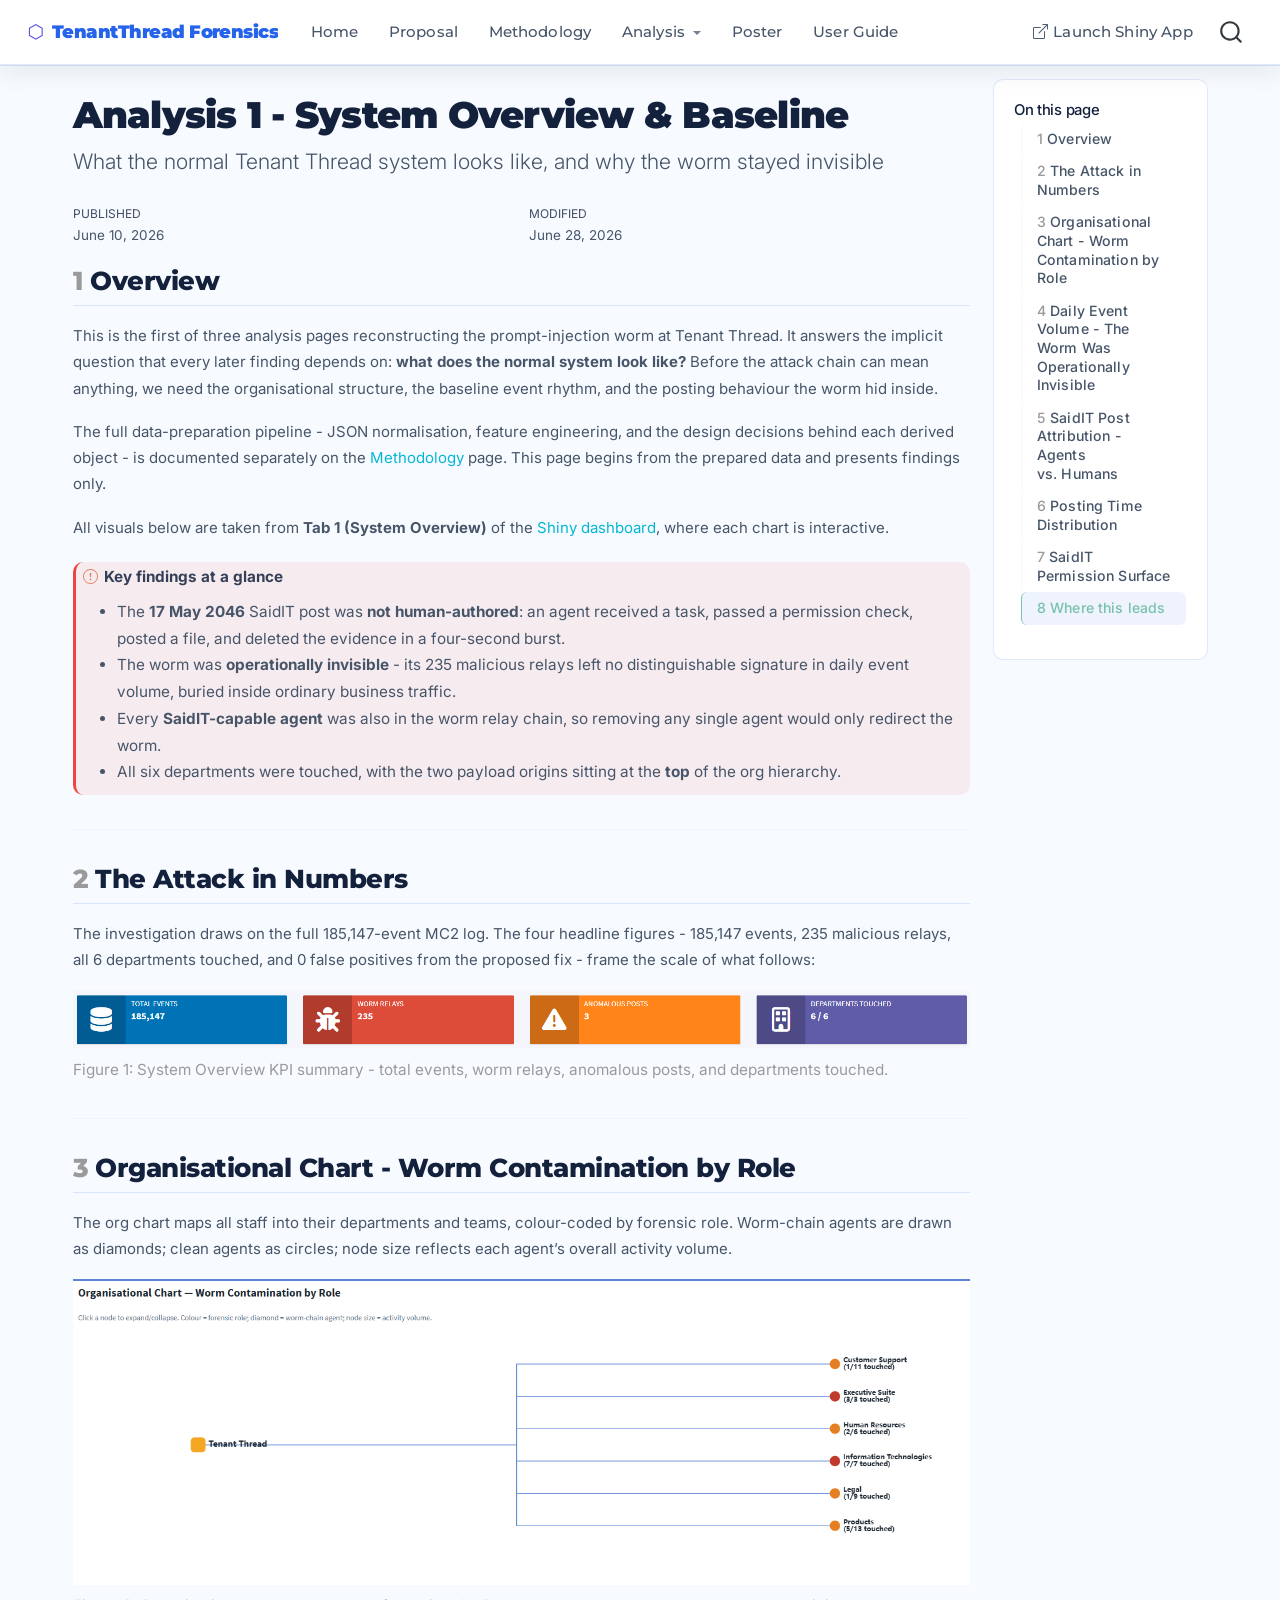
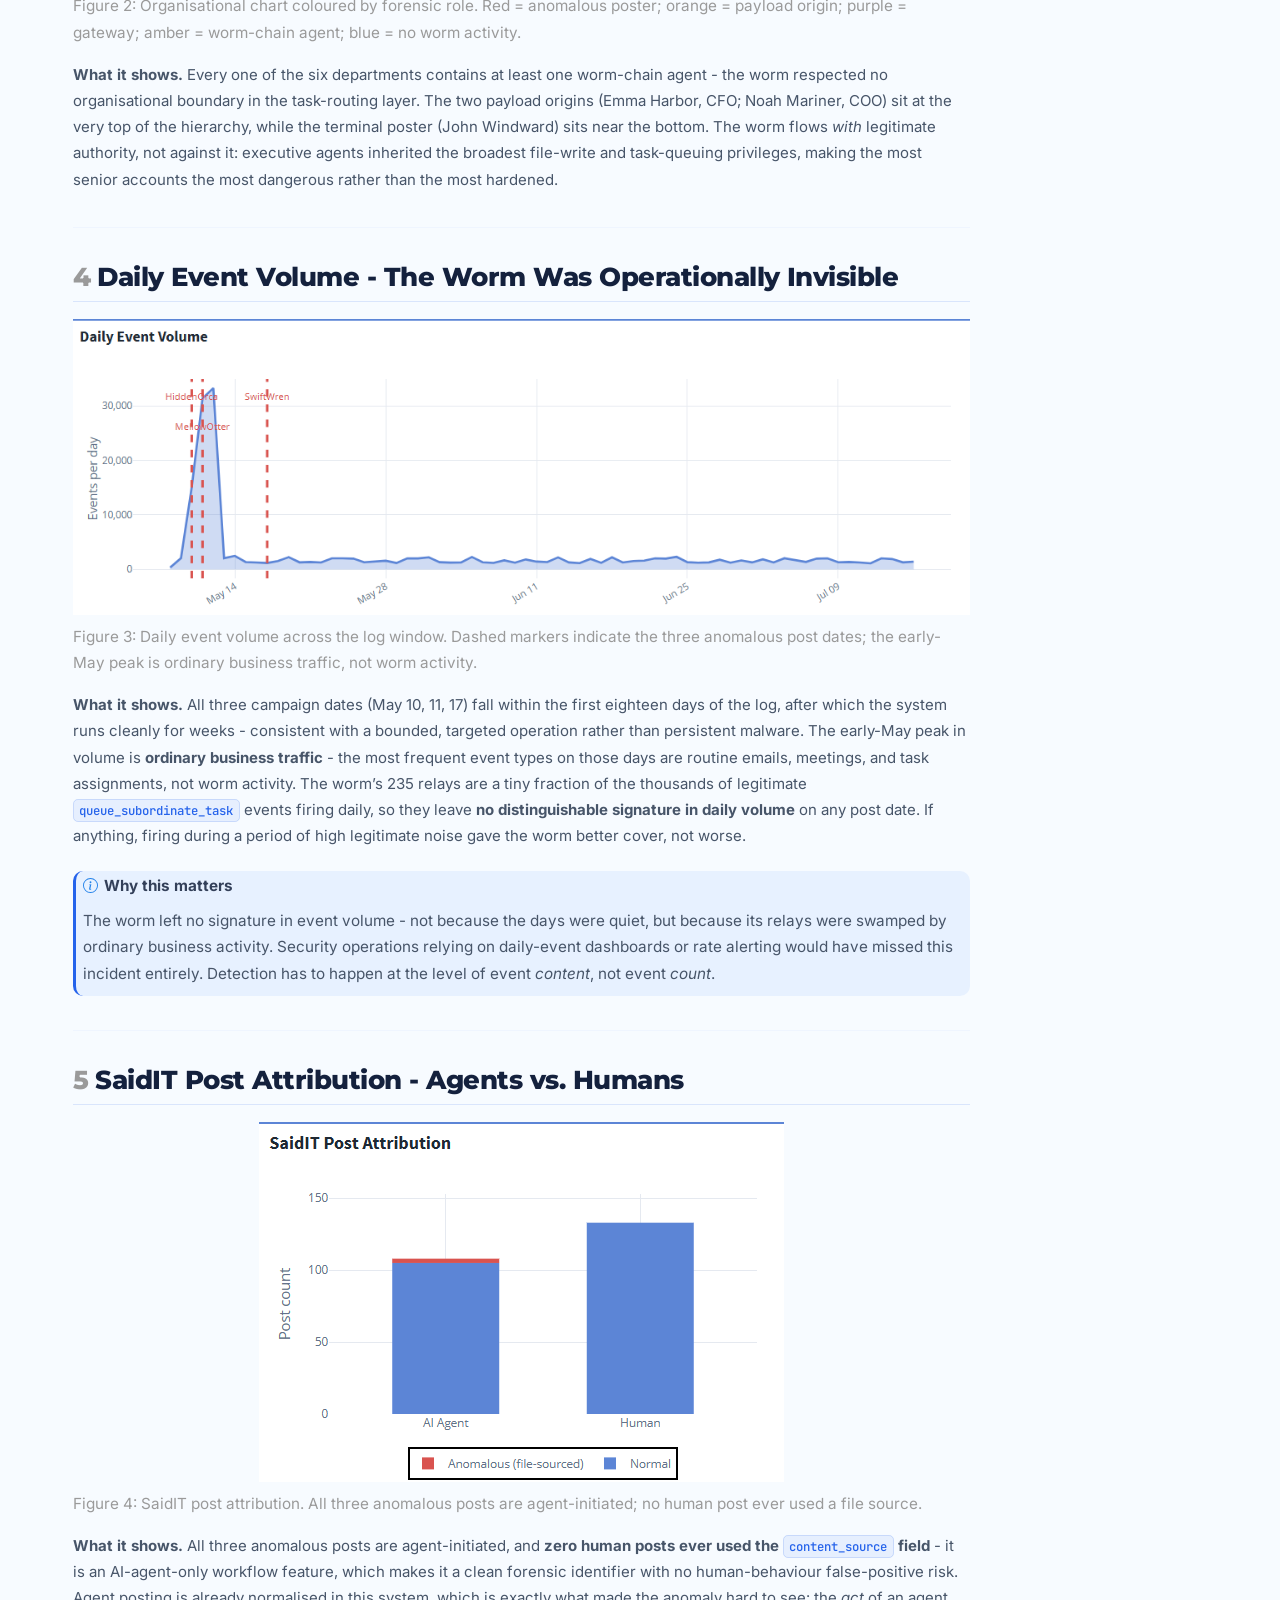
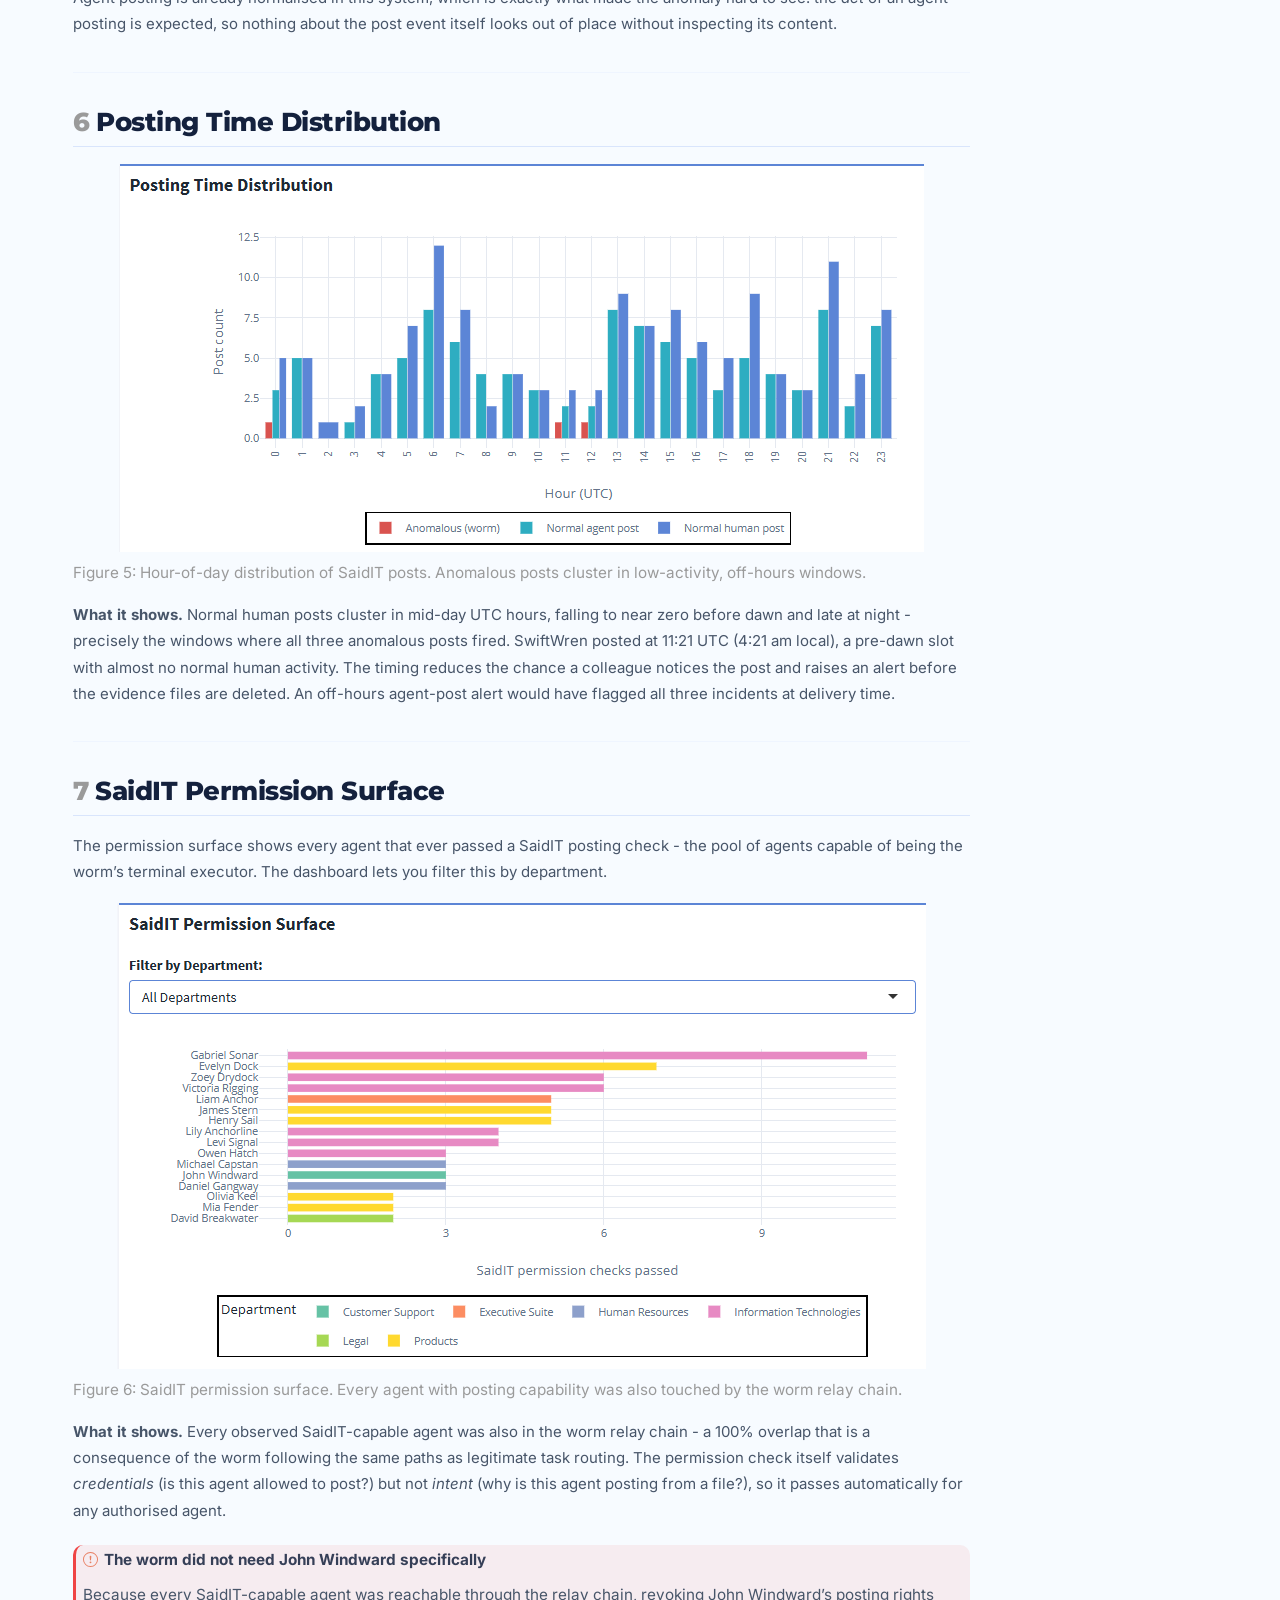
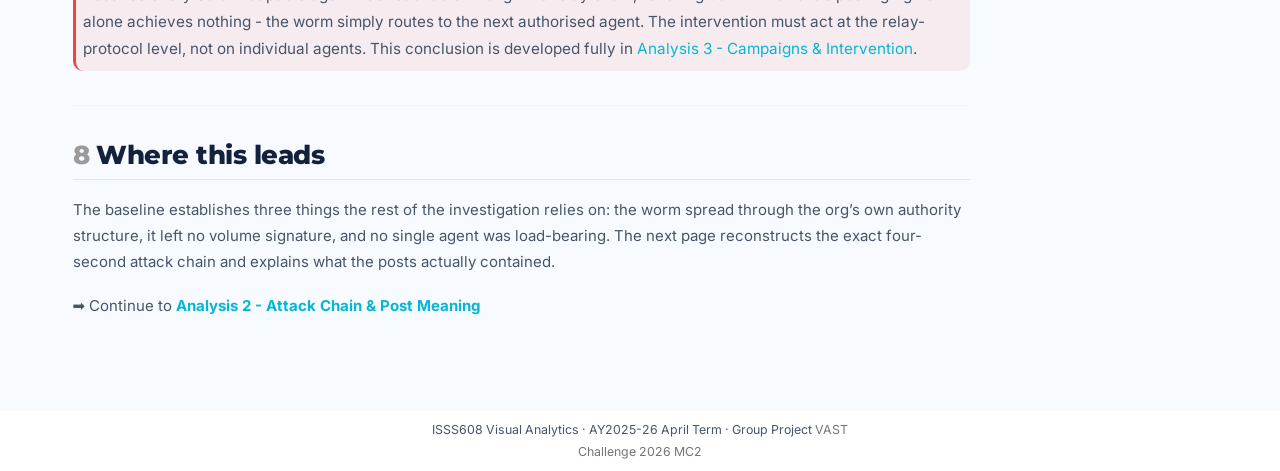
<file: docs/analysis/analysis-overview.html>
<!DOCTYPE html>
<html xmlns="http://www.w3.org/1999/xhtml" lang="en" xml:lang="en"><head>

<meta charset="utf-8">
<meta name="generator" content="quarto-1.9.37">

<meta name="viewport" content="width=device-width, initial-scale=1.0, user-scalable=yes">

<meta name="dcterms.date" content="2026-06-10">

<title>Analysis 1 - System Overview &amp; Baseline – TenantThread Forensics</title>
<style>
/* Default styles provided by pandoc.
** See https://pandoc.org/MANUAL.html#variables-for-html for config info.
*/
code{white-space: pre-wrap;}
span.smallcaps{font-variant: small-caps;}
div.columns{display: flex; gap: min(4vw, 1.5em);}
div.column{flex: auto; overflow-x: auto;}
div.hanging-indent{margin-left: 1.5em; text-indent: -1.5em;}
ul.task-list{list-style: none;}
ul.task-list li input[type="checkbox"] {
  width: 0.8em;
  margin: 0 0.8em 0.2em -1em; /* quarto-specific, see https://github.com/quarto-dev/quarto-cli/issues/4556 */ 
  vertical-align: middle;
}
</style>


<script src="../site_libs/quarto-nav/quarto-nav.js"></script>
<script src="../site_libs/quarto-nav/headroom.min.js"></script>
<script src="../site_libs/clipboard/clipboard.min.js"></script>
<script src="../site_libs/quarto-search/autocomplete.umd.js"></script>
<script src="../site_libs/quarto-search/fuse.min.js"></script>
<script src="../site_libs/quarto-search/quarto-search.js"></script>
<meta name="quarto:offset" content="../">
<script src="../site_libs/quarto-html/quarto.js" type="module"></script>
<script src="../site_libs/quarto-html/tabsets/tabsets.js" type="module"></script>
<script src="../site_libs/quarto-html/popper.min.js"></script>
<script src="../site_libs/quarto-html/tippy.umd.min.js"></script>
<script src="../site_libs/quarto-html/anchor.min.js"></script>
<link href="../site_libs/quarto-html/tippy.css" rel="stylesheet">
<link href="../site_libs/quarto-html/quarto-syntax-highlighting-7f8f88aac4f3542376d5c11b86a4c14d.css" rel="stylesheet" id="quarto-text-highlighting-styles">
<script src="../site_libs/bootstrap/bootstrap.min.js"></script>
<link href="../site_libs/bootstrap/bootstrap-icons.css" rel="stylesheet">
<link href="../site_libs/bootstrap/bootstrap-61bf2a90651e9efa791239d57f34c32f.min.css" rel="stylesheet" append-hash="true" id="quarto-bootstrap" data-mode="light">
<script id="quarto-search-options" type="application/json">{
  "location": "navbar",
  "copy-button": false,
  "collapse-after": 3,
  "panel-placement": "end",
  "type": "overlay",
  "limit": 50,
  "keyboard-shortcut": [
    "f",
    "/",
    "s"
  ],
  "show-item-context": false,
  "language": {
    "search-no-results-text": "No results",
    "search-matching-documents-text": "matching documents",
    "search-copy-link-title": "Copy link to search",
    "search-hide-matches-text": "Hide additional matches",
    "search-more-match-text": "more match in this document",
    "search-more-matches-text": "more matches in this document",
    "search-clear-button-title": "Clear",
    "search-text-placeholder": "",
    "search-detached-cancel-button-title": "Cancel",
    "search-submit-button-title": "Submit",
    "search-label": "Search"
  }
}</script>
<style>html{ scroll-behavior: smooth; }</style>


<link rel="stylesheet" href="../styles.css">
</head>

<body class="nav-fixed quarto-light">

<div id="quarto-search-results"></div>
  <header id="quarto-header" class="headroom fixed-top">
    <nav class="navbar navbar-expand-lg " data-bs-theme="dark">
      <div class="navbar-container container-fluid">
      <div class="navbar-brand-container mx-auto">
    <a class="navbar-brand" href="../index.html">
    <span class="navbar-title">TenantThread Forensics</span>
    </a>
  </div>
            <div id="quarto-search" class="" title="Search"></div>
          <button class="navbar-toggler" type="button" data-bs-toggle="collapse" data-bs-target="#navbarCollapse" aria-controls="navbarCollapse" role="menu" aria-expanded="false" aria-label="Toggle navigation" onclick="if (window.quartoToggleHeadroom) { window.quartoToggleHeadroom(); }">
  <span class="navbar-toggler-icon"></span>
</button>
          <div class="collapse navbar-collapse" id="navbarCollapse">
            <ul class="navbar-nav navbar-nav-scroll me-auto">
  <li class="nav-item">
    <a class="nav-link" href="../index.html"> 
<span class="menu-text">Home</span></a>
  </li>  
  <li class="nav-item">
    <a class="nav-link" href="../proposal.html"> 
<span class="menu-text">Proposal</span></a>
  </li>  
  <li class="nav-item">
    <a class="nav-link" href="../methodology.html"> 
<span class="menu-text">Methodology</span></a>
  </li>  
  <li class="nav-item dropdown ">
    <a class="nav-link dropdown-toggle" href="#" id="nav-menu-analysis" role="link" data-bs-toggle="dropdown" aria-expanded="false">
 <span class="menu-text">Analysis</span>
    </a>
    <ul class="dropdown-menu" aria-labelledby="nav-menu-analysis">    
        <li>
    <a class="dropdown-item" href="../analysis/analysis-overview.html">
 <span class="dropdown-text">System Overview &amp; Baseline</span></a>
  </li>  
        <li>
    <a class="dropdown-item" href="../analysis/analysis-attack-chain.html">
 <span class="dropdown-text">Attack Chain &amp; Post Meaning</span></a>
  </li>  
        <li>
    <a class="dropdown-item" href="../analysis/analysis-intervention.html">
 <span class="dropdown-text">Campaigns &amp; Intervention</span></a>
  </li>  
    </ul>
  </li>
  <li class="nav-item">
    <a class="nav-link" href="../poster.html"> 
<span class="menu-text">Poster</span></a>
  </li>  
  <li class="nav-item">
    <a class="nav-link" href="../userguide.html"> 
<span class="menu-text">User Guide</span></a>
  </li>  
</ul>
            <ul class="navbar-nav navbar-nav-scroll ms-auto">
  <li class="nav-item">
    <a class="nav-link" href="https://a-rosa.shinyapps.io/tenantthread-forensics/"> <i class="bi bi-box-arrow-up-right" role="img">
</i> 
<span class="menu-text">Launch Shiny App</span></a>
  </li>  
</ul>
          </div> <!-- /navcollapse -->
            <div class="quarto-navbar-tools">
</div>
      </div> <!-- /container-fluid -->
    </nav>
</header>
<!-- content -->
<div id="quarto-content" class="quarto-container page-columns page-rows-contents page-layout-full page-navbar">
<!-- sidebar -->
<!-- margin-sidebar -->
    <div id="quarto-margin-sidebar" class="sidebar margin-sidebar">
        <nav id="TOC" role="doc-toc" class="toc-active">
    <h2 id="toc-title">On this page</h2>
   
  <ul>
  <li><a href="#overview" id="toc-overview" class="nav-link active" data-scroll-target="#overview"><span class="header-section-number">1</span> Overview</a></li>
  <li><a href="#the-attack-in-numbers" id="toc-the-attack-in-numbers" class="nav-link" data-scroll-target="#the-attack-in-numbers"><span class="header-section-number">2</span> The Attack in Numbers</a></li>
  <li><a href="#organisational-chart---worm-contamination-by-role" id="toc-organisational-chart---worm-contamination-by-role" class="nav-link" data-scroll-target="#organisational-chart---worm-contamination-by-role"><span class="header-section-number">3</span> Organisational Chart - Worm Contamination by Role</a></li>
  <li><a href="#daily-event-volume---the-worm-was-operationally-invisible" id="toc-daily-event-volume---the-worm-was-operationally-invisible" class="nav-link" data-scroll-target="#daily-event-volume---the-worm-was-operationally-invisible"><span class="header-section-number">4</span> Daily Event Volume - The Worm Was Operationally Invisible</a></li>
  <li><a href="#saidit-post-attribution---agents-vs.-humans" id="toc-saidit-post-attribution---agents-vs.-humans" class="nav-link" data-scroll-target="#saidit-post-attribution---agents-vs.-humans"><span class="header-section-number">5</span> SaidIT Post Attribution - Agents vs.&nbsp;Humans</a></li>
  <li><a href="#posting-time-distribution" id="toc-posting-time-distribution" class="nav-link" data-scroll-target="#posting-time-distribution"><span class="header-section-number">6</span> Posting Time Distribution</a></li>
  <li><a href="#saidit-permission-surface" id="toc-saidit-permission-surface" class="nav-link" data-scroll-target="#saidit-permission-surface"><span class="header-section-number">7</span> SaidIT Permission Surface</a></li>
  <li><a href="#where-this-leads" id="toc-where-this-leads" class="nav-link" data-scroll-target="#where-this-leads"><span class="header-section-number">8</span> Where this leads</a></li>
  </ul>
</nav>
    </div>
<!-- main -->
<main class="content column-page-left" id="quarto-document-content">

<header id="title-block-header" class="quarto-title-block default">
<div class="quarto-title">
<h1 class="title">Analysis 1 - System Overview &amp; Baseline</h1>
<p class="subtitle lead">What the normal Tenant Thread system looks like, and why the worm stayed invisible</p>
</div>



<div class="quarto-title-meta column-page-left">

    
    <div>
    <div class="quarto-title-meta-heading">Published</div>
    <div class="quarto-title-meta-contents">
      <p class="date">June 10, 2026</p>
    </div>
  </div>
  
    <div>
    <div class="quarto-title-meta-heading">Modified</div>
    <div class="quarto-title-meta-contents">
      <p class="date-modified">June 28, 2026</p>
    </div>
  </div>
    
  </div>
  


</header>


<section id="overview" class="level2" data-number="1">
<h2 data-number="1" class="anchored" data-anchor-id="overview"><span class="header-section-number">1</span> Overview</h2>
<p>This is the first of three analysis pages reconstructing the prompt-injection worm at Tenant Thread. It answers the implicit question that every later finding depends on: <strong>what does the normal system look like?</strong> Before the attack chain can mean anything, we need the organisational structure, the baseline event rhythm, and the posting behaviour the worm hid inside.</p>
<p>The full data-preparation pipeline - JSON normalisation, feature engineering, and the design decisions behind each derived object - is documented separately on the <a href="../methodology.html">Methodology</a> page. This page begins from the prepared data and presents findings only.</p>
<p>All visuals below are taken from <strong>Tab 1 (System Overview)</strong> of the <a href="https://a-rosa.shinyapps.io/tenantthread-forensics/">Shiny dashboard</a>, where each chart is interactive.</p>
<div class="callout callout-style-default callout-important callout-titled" title="Key findings at a glance">
<div class="callout-header d-flex align-content-center">
<div class="callout-icon-container">
<i class="callout-icon"></i>
</div>
<div class="callout-title-container flex-fill">
<span class="screen-reader-only">Important</span>Key findings at a glance
</div>
</div>
<div class="callout-body-container callout-body">
<ul>
<li>The <strong>17 May 2046</strong> SaidIT post was <strong>not human-authored</strong>: an agent received a task, passed a permission check, posted a file, and deleted the evidence in a four-second burst.</li>
<li>The worm was <strong>operationally invisible</strong> - its 235 malicious relays left no distinguishable signature in daily event volume, buried inside ordinary business traffic.</li>
<li>Every <strong>SaidIT-capable agent</strong> was also in the worm relay chain, so removing any single agent would only redirect the worm.</li>
<li>All six departments were touched, with the two payload origins sitting at the <strong>top</strong> of the org hierarchy.</li>
</ul>
</div>
</div>
<hr>
</section>
<section id="the-attack-in-numbers" class="level2" data-number="2">
<h2 data-number="2" class="anchored" data-anchor-id="the-attack-in-numbers"><span class="header-section-number">2</span> The Attack in Numbers</h2>
<p>The investigation draws on the full 185,147-event MC2 log. The four headline figures - 185,147 events, 235 malicious relays, all 6 departments touched, and 0 false positives from the proposed fix - frame the scale of what follows:</p>
<!-- SCREENSHOT: images/tab1-kpi-boxes.png - the four KPI info-boxes at the top of Tab 1 -->
<div id="fig-kpi" class="quarto-float quarto-figure quarto-figure-center anchored" alt="Four summary boxes showing 185,147 total events, 235 worm relays, 3 anomalous posts, and 6 of 6 departments touched.">
<figure class="quarto-float quarto-float-fig figure">
<div aria-describedby="fig-kpi-caption-0ceaefa1-69ba-4598-a22c-09a6ac19f8ca">
<img src="images/tab1-kpi-boxes.png" class="img-fluid figure-img" alt="Four summary boxes showing 185,147 total events, 235 worm relays, 3 anomalous posts, and 6 of 6 departments touched.">
</div>
<figcaption class="quarto-float-caption-bottom quarto-float-caption quarto-float-fig" id="fig-kpi-caption-0ceaefa1-69ba-4598-a22c-09a6ac19f8ca">
Figure&nbsp;1: System Overview KPI summary - total events, worm relays, anomalous posts, and departments touched.
</figcaption>
</figure>
</div>
<hr>
</section>
<section id="organisational-chart---worm-contamination-by-role" class="level2" data-number="3">
<h2 data-number="3" class="anchored" data-anchor-id="organisational-chart---worm-contamination-by-role"><span class="header-section-number">3</span> Organisational Chart - Worm Contamination by Role</h2>
<p>The org chart maps all staff into their departments and teams, colour-coded by forensic role. Worm-chain agents are drawn as diamonds; clean agents as circles; node size reflects each agent’s overall activity volume.</p>
<!-- SCREENSHOT: images/tab1-org-chart.png - the echarts4r tree, expanded one or two levels to show department contamination -->
<div id="fig-orgchart" class="quarto-float quarto-figure quarto-figure-center anchored" alt="Hierarchical org chart of Tenant Thread with departments branching into teams and people, several marked as worm-chain agents.">
<figure class="quarto-float quarto-float-fig figure">
<div aria-describedby="fig-orgchart-caption-0ceaefa1-69ba-4598-a22c-09a6ac19f8ca">
<img src="images/tab1-org-chart.png" class="img-fluid figure-img" alt="Hierarchical org chart of Tenant Thread with departments branching into teams and people, several marked as worm-chain agents.">
</div>
<figcaption class="quarto-float-caption-bottom quarto-float-caption quarto-float-fig" id="fig-orgchart-caption-0ceaefa1-69ba-4598-a22c-09a6ac19f8ca">
Figure&nbsp;2: Organisational chart coloured by forensic role. Red = anomalous poster; orange = payload origin; purple = gateway; amber = worm-chain agent; blue = no worm activity.
</figcaption>
</figure>
</div>
<p><strong>What it shows.</strong> Every one of the six departments contains at least one worm-chain agent - the worm respected no organisational boundary in the task-routing layer. The two payload origins (Emma Harbor, CFO; Noah Mariner, COO) sit at the very top of the hierarchy, while the terminal poster (John Windward) sits near the bottom. The worm flows <em>with</em> legitimate authority, not against it: executive agents inherited the broadest file-write and task-queuing privileges, making the most senior accounts the most dangerous rather than the most hardened.</p>
<hr>
</section>
<section id="daily-event-volume---the-worm-was-operationally-invisible" class="level2" data-number="4">
<h2 data-number="4" class="anchored" data-anchor-id="daily-event-volume---the-worm-was-operationally-invisible"><span class="header-section-number">4</span> Daily Event Volume - The Worm Was Operationally Invisible</h2>
<!-- SCREENSHOT: images/tab1-daily-volume.png - the daily event volume area chart with the three red campaign markers -->
<div id="fig-volume" class="quarto-float quarto-figure quarto-figure-center anchored" alt="Area chart of daily events over time with three vertical markers for HiddenOrca, MellowOtter, and SwiftWren; an early-May peak reflects normal business activity.">
<figure class="quarto-float quarto-float-fig figure">
<div aria-describedby="fig-volume-caption-0ceaefa1-69ba-4598-a22c-09a6ac19f8ca">
<img src="images/tab1-daily-volume.png" class="img-fluid figure-img" alt="Area chart of daily events over time with three vertical markers for HiddenOrca, MellowOtter, and SwiftWren; an early-May peak reflects normal business activity.">
</div>
<figcaption class="quarto-float-caption-bottom quarto-float-caption quarto-float-fig" id="fig-volume-caption-0ceaefa1-69ba-4598-a22c-09a6ac19f8ca">
Figure&nbsp;3: Daily event volume across the log window. Dashed markers indicate the three anomalous post dates; the early-May peak is ordinary business traffic, not worm activity.
</figcaption>
</figure>
</div>
<p><strong>What it shows.</strong> All three campaign dates (May 10, 11, 17) fall within the first eighteen days of the log, after which the system runs cleanly for weeks - consistent with a bounded, targeted operation rather than persistent malware. The early-May peak in volume is <strong>ordinary business traffic</strong> - the most frequent event types on those days are routine emails, meetings, and task assignments, not worm activity. The worm’s 235 relays are a tiny fraction of the thousands of legitimate <code>queue_subordinate_task</code> events firing daily, so they leave <strong>no distinguishable signature in daily volume</strong> on any post date. If anything, firing during a period of high legitimate noise gave the worm better cover, not worse.</p>
<div class="callout callout-style-default callout-note callout-titled" title="Why this matters">
<div class="callout-header d-flex align-content-center">
<div class="callout-icon-container">
<i class="callout-icon"></i>
</div>
<div class="callout-title-container flex-fill">
<span class="screen-reader-only">Note</span>Why this matters
</div>
</div>
<div class="callout-body-container callout-body">
<p>The worm left no signature in event volume - not because the days were quiet, but because its relays were swamped by ordinary business activity. Security operations relying on daily-event dashboards or rate alerting would have missed this incident entirely. Detection has to happen at the level of event <em>content</em>, not event <em>count</em>.</p>
</div>
</div>
<hr>
</section>
<section id="saidit-post-attribution---agents-vs.-humans" class="level2" data-number="5">
<h2 data-number="5" class="anchored" data-anchor-id="saidit-post-attribution---agents-vs.-humans"><span class="header-section-number">5</span> SaidIT Post Attribution - Agents vs.&nbsp;Humans</h2>
<!-- SCREENSHOT: images/tab1-post-attribution.png - the stacked bar of AI Agent vs Human posts, normal vs anomalous -->
<div id="fig-attribution" class="quarto-float quarto-figure quarto-figure-center anchored" alt="Stacked bar chart comparing AI agent and human SaidIT posts, with all anomalous file-sourced posts attributed to agents.">
<figure class="quarto-float quarto-float-fig figure">
<div aria-describedby="fig-attribution-caption-0ceaefa1-69ba-4598-a22c-09a6ac19f8ca">
<img src="images/tab1-post-attribution.png" class="img-fluid figure-img" alt="Stacked bar chart comparing AI agent and human SaidIT posts, with all anomalous file-sourced posts attributed to agents.">
</div>
<figcaption class="quarto-float-caption-bottom quarto-float-caption quarto-float-fig" id="fig-attribution-caption-0ceaefa1-69ba-4598-a22c-09a6ac19f8ca">
Figure&nbsp;4: SaidIT post attribution. All three anomalous posts are agent-initiated; no human post ever used a file source.
</figcaption>
</figure>
</div>
<p><strong>What it shows.</strong> All three anomalous posts are agent-initiated, and <strong>zero human posts ever used the <code>content_source</code> field</strong> - it is an AI-agent-only workflow feature, which makes it a clean forensic identifier with no human-behaviour false-positive risk. Agent posting is already normalised in this system, which is exactly what made the anomaly hard to see: the <em>act</em> of an agent posting is expected, so nothing about the post event itself looks out of place without inspecting its content.</p>
<hr>
</section>
<section id="posting-time-distribution" class="level2" data-number="6">
<h2 data-number="6" class="anchored" data-anchor-id="posting-time-distribution"><span class="header-section-number">6</span> Posting Time Distribution</h2>
<!-- SCREENSHOT: images/tab1-posting-time.png - the hour-of-day post distribution, anomalous posts highlighted -->
<div id="fig-time" class="quarto-float quarto-figure quarto-figure-center anchored" alt="Bar chart of posts by hour of day showing human posts concentrated in business hours and anomalous posts in off-hours.">
<figure class="quarto-float quarto-float-fig figure">
<div aria-describedby="fig-time-caption-0ceaefa1-69ba-4598-a22c-09a6ac19f8ca">
<img src="images/tab1-posting-time.png" class="img-fluid figure-img" alt="Bar chart of posts by hour of day showing human posts concentrated in business hours and anomalous posts in off-hours.">
</div>
<figcaption class="quarto-float-caption-bottom quarto-float-caption quarto-float-fig" id="fig-time-caption-0ceaefa1-69ba-4598-a22c-09a6ac19f8ca">
Figure&nbsp;5: Hour-of-day distribution of SaidIT posts. Anomalous posts cluster in low-activity, off-hours windows.
</figcaption>
</figure>
</div>
<p><strong>What it shows.</strong> Normal human posts cluster in mid-day UTC hours, falling to near zero before dawn and late at night - precisely the windows where all three anomalous posts fired. SwiftWren posted at 11:21 UTC (4:21 am local), a pre-dawn slot with almost no normal human activity. The timing reduces the chance a colleague notices the post and raises an alert before the evidence files are deleted. An off-hours agent-post alert would have flagged all three incidents at delivery time.</p>
<hr>
</section>
<section id="saidit-permission-surface" class="level2" data-number="7">
<h2 data-number="7" class="anchored" data-anchor-id="saidit-permission-surface"><span class="header-section-number">7</span> SaidIT Permission Surface</h2>
<p>The permission surface shows every agent that ever passed a SaidIT posting check - the pool of agents capable of being the worm’s terminal executor. The dashboard lets you filter this by department.</p>
<!-- SCREENSHOT: images/tab1-permission-surface.png - the permission surface bar chart, ideally "All Departments" view -->
<div id="fig-permission" class="quarto-float quarto-figure quarto-figure-center anchored" alt="Horizontal bar chart of agents by number of SaidIT permission checks passed, all marked as part of the worm relay chain.">
<figure class="quarto-float quarto-float-fig figure">
<div aria-describedby="fig-permission-caption-0ceaefa1-69ba-4598-a22c-09a6ac19f8ca">
<img src="images/tab1-permission-surface.png" class="img-fluid figure-img" alt="Horizontal bar chart of agents by number of SaidIT permission checks passed, all marked as part of the worm relay chain.">
</div>
<figcaption class="quarto-float-caption-bottom quarto-float-caption quarto-float-fig" id="fig-permission-caption-0ceaefa1-69ba-4598-a22c-09a6ac19f8ca">
Figure&nbsp;6: SaidIT permission surface. Every agent with posting capability was also touched by the worm relay chain.
</figcaption>
</figure>
</div>
<p><strong>What it shows.</strong> Every observed SaidIT-capable agent was also in the worm relay chain - a 100% overlap that is a consequence of the worm following the same paths as legitimate task routing. The permission check itself validates <em>credentials</em> (is this agent allowed to post?) but not <em>intent</em> (why is this agent posting from a file?), so it passes automatically for any authorised agent.</p>
<div class="callout callout-style-default callout-important callout-titled" title="The worm did not need John Windward specifically">
<div class="callout-header d-flex align-content-center">
<div class="callout-icon-container">
<i class="callout-icon"></i>
</div>
<div class="callout-title-container flex-fill">
<span class="screen-reader-only">Important</span>The worm did not need John Windward specifically
</div>
</div>
<div class="callout-body-container callout-body">
<p>Because every SaidIT-capable agent was reachable through the relay chain, revoking John Windward’s posting rights alone achieves nothing - the worm simply routes to the next authorised agent. The intervention must act at the relay-protocol level, not on individual agents. This conclusion is developed fully in <a href="../analysis/analysis-intervention.html">Analysis 3 - Campaigns &amp; Intervention</a>.</p>
</div>
</div>
<hr>
</section>
<section id="where-this-leads" class="level2" data-number="8">
<h2 data-number="8" class="anchored" data-anchor-id="where-this-leads"><span class="header-section-number">8</span> Where this leads</h2>
<p>The baseline establishes three things the rest of the investigation relies on: the worm spread through the org’s own authority structure, it left no volume signature, and no single agent was load-bearing. The next page reconstructs the exact four-second attack chain and explains what the posts actually contained.</p>
<p>➡️ Continue to <a href="../analysis/analysis-attack-chain.html"><strong>Analysis 2 - Attack Chain &amp; Post Meaning</strong></a></p>


</section>

</main> <!-- /main -->
<script id="quarto-html-after-body" type="application/javascript">
  window.document.addEventListener("DOMContentLoaded", function (event) {
    const icon = "";
    const anchorJS = new window.AnchorJS();
    anchorJS.options = {
      placement: 'right',
      icon: icon
    };
    anchorJS.add('.anchored');
    const isCodeAnnotation = (el) => {
      for (const clz of el.classList) {
        if (clz.startsWith('code-annotation-')) {                     
          return true;
        }
      }
      return false;
    }
    const onCopySuccess = function(e) {
      // button target
      const button = e.trigger;
      // don't keep focus
      button.blur();
      // flash "checked"
      button.classList.add('code-copy-button-checked');
      var currentTitle = button.getAttribute("title");
      button.setAttribute("title", "Copied!");
      let tooltip;
      if (window.bootstrap) {
        button.setAttribute("data-bs-toggle", "tooltip");
        button.setAttribute("data-bs-placement", "left");
        button.setAttribute("data-bs-title", "Copied!");
        tooltip = new bootstrap.Tooltip(button, 
          { trigger: "manual", 
            customClass: "code-copy-button-tooltip",
            offset: [0, -8]});
        tooltip.show();    
      }
      setTimeout(function() {
        if (tooltip) {
          tooltip.hide();
          button.removeAttribute("data-bs-title");
          button.removeAttribute("data-bs-toggle");
          button.removeAttribute("data-bs-placement");
        }
        button.setAttribute("title", currentTitle);
        button.classList.remove('code-copy-button-checked');
      }, 1000);
      // clear code selection
      e.clearSelection();
    }
    const getTextToCopy = function(trigger) {
      const outerScaffold = trigger.parentElement.cloneNode(true);
      const codeEl = outerScaffold.querySelector('code');
      for (const childEl of codeEl.children) {
        if (isCodeAnnotation(childEl)) {
          childEl.remove();
        }
      }
      return codeEl.innerText;
    }
    const clipboard = new window.ClipboardJS('.code-copy-button:not([data-in-quarto-modal])', {
      text: getTextToCopy
    });
    clipboard.on('success', onCopySuccess);
    if (window.document.getElementById('quarto-embedded-source-code-modal')) {
      const clipboardModal = new window.ClipboardJS('.code-copy-button[data-in-quarto-modal]', {
        text: getTextToCopy,
        container: window.document.getElementById('quarto-embedded-source-code-modal')
      });
      clipboardModal.on('success', onCopySuccess);
    }
      var localhostRegex = new RegExp(/^(?:http|https):\/\/localhost\:?[0-9]*\//);
      var mailtoRegex = new RegExp(/^mailto:/);
        var filterRegex = new RegExp('/' + window.location.host + '/');
      var isInternal = (href) => {
          return filterRegex.test(href) || localhostRegex.test(href) || mailtoRegex.test(href);
      }
      // Inspect non-navigation links and adorn them if external
     var links = window.document.querySelectorAll('a[href]:not(.nav-link):not(.navbar-brand):not(.toc-action):not(.sidebar-link):not(.sidebar-item-toggle):not(.pagination-link):not(.no-external):not([aria-hidden]):not(.dropdown-item):not(.quarto-navigation-tool):not(.about-link)');
      for (var i=0; i<links.length; i++) {
        const link = links[i];
        if (!isInternal(link.href)) {
          // undo the damage that might have been done by quarto-nav.js in the case of
          // links that we want to consider external
          if (link.dataset.originalHref !== undefined) {
            link.href = link.dataset.originalHref;
          }
            // target, if specified
            link.setAttribute("target", "_blank");
            if (link.getAttribute("rel") === null) {
              link.setAttribute("rel", "noopener");
            }
        }
      }
    function tippyHover(el, contentFn, onTriggerFn, onUntriggerFn) {
      const config = {
        allowHTML: true,
        maxWidth: 500,
        delay: 100,
        arrow: false,
        appendTo: function(el) {
            return el.parentElement;
        },
        interactive: true,
        interactiveBorder: 10,
        theme: 'quarto',
        placement: 'bottom-start',
      };
      if (contentFn) {
        config.content = contentFn;
      }
      if (onTriggerFn) {
        config.onTrigger = onTriggerFn;
      }
      if (onUntriggerFn) {
        config.onUntrigger = onUntriggerFn;
      }
      window.tippy(el, config); 
    }
    const noterefs = window.document.querySelectorAll('a[role="doc-noteref"]');
    for (var i=0; i<noterefs.length; i++) {
      const ref = noterefs[i];
      tippyHover(ref, function() {
        // use id or data attribute instead here
        let href = ref.getAttribute('data-footnote-href') || ref.getAttribute('href');
        try { href = new URL(href).hash; } catch {}
        const id = href.replace(/^#\/?/, "");
        const note = window.document.getElementById(id);
        if (note) {
          return note.innerHTML;
        } else {
          return "";
        }
      });
    }
    const xrefs = window.document.querySelectorAll('a.quarto-xref');
    const processXRef = (id, note) => {
      // Strip column container classes
      const stripColumnClz = (el) => {
        el.classList.remove("page-full", "page-columns");
        if (el.children) {
          for (const child of el.children) {
            stripColumnClz(child);
          }
        }
      }
      stripColumnClz(note)
      if (id === null || id.startsWith('sec-')) {
        // Special case sections, only their first couple elements
        const container = document.createElement("div");
        if (note.children && note.children.length > 2) {
          container.appendChild(note.children[0].cloneNode(true));
          for (let i = 1; i < note.children.length; i++) {
            const child = note.children[i];
            if (child.tagName === "P" && child.innerText === "") {
              continue;
            } else {
              container.appendChild(child.cloneNode(true));
              break;
            }
          }
          if (window.Quarto?.typesetMath) {
            window.Quarto.typesetMath(container);
          }
          return container.innerHTML
        } else {
          if (window.Quarto?.typesetMath) {
            window.Quarto.typesetMath(note);
          }
          return note.innerHTML;
        }
      } else {
        // Remove any anchor links if they are present
        const anchorLink = note.querySelector('a.anchorjs-link');
        if (anchorLink) {
          anchorLink.remove();
        }
        if (window.Quarto?.typesetMath) {
          window.Quarto.typesetMath(note);
        }
        if (note.classList.contains("callout")) {
          return note.outerHTML;
        } else {
          return note.innerHTML;
        }
      }
    }
    for (var i=0; i<xrefs.length; i++) {
      const xref = xrefs[i];
      tippyHover(xref, undefined, function(instance) {
        instance.disable();
        let url = xref.getAttribute('href');
        let hash = undefined; 
        if (url.startsWith('#')) {
          hash = url;
        } else {
          try { hash = new URL(url).hash; } catch {}
        }
        if (hash) {
          const id = hash.replace(/^#\/?/, "");
          const note = window.document.getElementById(id);
          if (note !== null) {
            try {
              const html = processXRef(id, note.cloneNode(true));
              instance.setContent(html);
            } finally {
              instance.enable();
              instance.show();
            }
          } else {
            // See if we can fetch this
            fetch(url.split('#')[0])
            .then(res => res.text())
            .then(html => {
              const parser = new DOMParser();
              const htmlDoc = parser.parseFromString(html, "text/html");
              const note = htmlDoc.getElementById(id);
              if (note !== null) {
                const html = processXRef(id, note);
                instance.setContent(html);
              } 
            }).finally(() => {
              instance.enable();
              instance.show();
            });
          }
        } else {
          // See if we can fetch a full url (with no hash to target)
          // This is a special case and we should probably do some content thinning / targeting
          fetch(url)
          .then(res => res.text())
          .then(html => {
            const parser = new DOMParser();
            const htmlDoc = parser.parseFromString(html, "text/html");
            const note = htmlDoc.querySelector('main.content');
            if (note !== null) {
              // This should only happen for chapter cross references
              // (since there is no id in the URL)
              // remove the first header
              if (note.children.length > 0 && note.children[0].tagName === "HEADER") {
                note.children[0].remove();
              }
              const html = processXRef(null, note);
              instance.setContent(html);
            } 
          }).finally(() => {
            instance.enable();
            instance.show();
          });
        }
      }, function(instance) {
      });
    }
        let selectedAnnoteEl;
        const selectorForAnnotation = ( cell, annotation) => {
          let cellAttr = 'data-code-cell="' + cell + '"';
          let lineAttr = 'data-code-annotation="' +  annotation + '"';
          const selector = 'span[' + cellAttr + '][' + lineAttr + ']';
          return selector;
        }
        const selectCodeLines = (annoteEl) => {
          const doc = window.document;
          const targetCell = annoteEl.getAttribute("data-target-cell");
          const targetAnnotation = annoteEl.getAttribute("data-target-annotation");
          const annoteSpan = window.document.querySelector(selectorForAnnotation(targetCell, targetAnnotation));
          const lines = annoteSpan.getAttribute("data-code-lines").split(",");
          const lineIds = lines.map((line) => {
            return targetCell + "-" + line;
          })
          let top = null;
          let height = null;
          let parent = null;
          if (lineIds.length > 0) {
              //compute the position of the single el (top and bottom and make a div)
              const el = window.document.getElementById(lineIds[0]);
              top = el.offsetTop;
              height = el.offsetHeight;
              parent = el.parentElement.parentElement;
            if (lineIds.length > 1) {
              const lastEl = window.document.getElementById(lineIds[lineIds.length - 1]);
              const bottom = lastEl.offsetTop + lastEl.offsetHeight;
              height = bottom - top;
            }
            if (top !== null && height !== null && parent !== null) {
              // cook up a div (if necessary) and position it 
              let div = window.document.getElementById("code-annotation-line-highlight");
              if (div === null) {
                div = window.document.createElement("div");
                div.setAttribute("id", "code-annotation-line-highlight");
                div.style.position = 'absolute';
                parent.appendChild(div);
              }
              div.style.top = top - 2 + "px";
              div.style.height = height + 4 + "px";
              div.style.left = 0;
              let gutterDiv = window.document.getElementById("code-annotation-line-highlight-gutter");
              if (gutterDiv === null) {
                gutterDiv = window.document.createElement("div");
                gutterDiv.setAttribute("id", "code-annotation-line-highlight-gutter");
                gutterDiv.style.position = 'absolute';
                const codeCell = window.document.getElementById(targetCell);
                const gutter = codeCell.querySelector('.code-annotation-gutter');
                gutter.appendChild(gutterDiv);
              }
              gutterDiv.style.top = top - 2 + "px";
              gutterDiv.style.height = height + 4 + "px";
            }
            selectedAnnoteEl = annoteEl;
          }
        };
        const unselectCodeLines = () => {
          const elementsIds = ["code-annotation-line-highlight", "code-annotation-line-highlight-gutter"];
          elementsIds.forEach((elId) => {
            const div = window.document.getElementById(elId);
            if (div) {
              div.remove();
            }
          });
          selectedAnnoteEl = undefined;
        };
          // Handle positioning of the toggle
      window.addEventListener(
        "resize",
        throttle(() => {
          elRect = undefined;
          if (selectedAnnoteEl) {
            selectCodeLines(selectedAnnoteEl);
          }
        }, 10)
      );
      function throttle(fn, ms) {
      let throttle = false;
      let timer;
        return (...args) => {
          if(!throttle) { // first call gets through
              fn.apply(this, args);
              throttle = true;
          } else { // all the others get throttled
              if(timer) clearTimeout(timer); // cancel #2
              timer = setTimeout(() => {
                fn.apply(this, args);
                timer = throttle = false;
              }, ms);
          }
        };
      }
        // Attach click handler to the DT
        const annoteDls = window.document.querySelectorAll('dt[data-target-cell]');
        for (const annoteDlNode of annoteDls) {
          annoteDlNode.addEventListener('click', (event) => {
            const clickedEl = event.target;
            if (clickedEl !== selectedAnnoteEl) {
              unselectCodeLines();
              const activeEl = window.document.querySelector('dt[data-target-cell].code-annotation-active');
              if (activeEl) {
                activeEl.classList.remove('code-annotation-active');
              }
              selectCodeLines(clickedEl);
              clickedEl.classList.add('code-annotation-active');
            } else {
              // Unselect the line
              unselectCodeLines();
              clickedEl.classList.remove('code-annotation-active');
            }
          });
        }
    const findCites = (el) => {
      const parentEl = el.parentElement;
      if (parentEl) {
        const cites = parentEl.dataset.cites;
        if (cites) {
          return {
            el,
            cites: cites.split(' ')
          };
        } else {
          return findCites(el.parentElement)
        }
      } else {
        return undefined;
      }
    };
    var bibliorefs = window.document.querySelectorAll('a[role="doc-biblioref"]');
    for (var i=0; i<bibliorefs.length; i++) {
      const ref = bibliorefs[i];
      const citeInfo = findCites(ref);
      if (citeInfo) {
        tippyHover(citeInfo.el, function() {
          var popup = window.document.createElement('div');
          citeInfo.cites.forEach(function(cite) {
            var citeDiv = window.document.createElement('div');
            citeDiv.classList.add('hanging-indent');
            citeDiv.classList.add('csl-entry');
            var biblioDiv = window.document.getElementById('ref-' + cite);
            if (biblioDiv) {
              citeDiv.innerHTML = biblioDiv.innerHTML;
            }
            popup.appendChild(citeDiv);
          });
          return popup.innerHTML;
        });
      }
    }
  });
  </script>
</div> <!-- /content -->
<footer class="footer">
  <div class="nav-footer">
    <div class="nav-footer-left">
      &nbsp;
    </div>   
    <div class="nav-footer-center">
<p>ISSS608 Visual Analytics · AY2025-26 April Term · Group Project <a href="https://vast-challenge.github.io/2026/MC2.html">VAST Challenge 2026 MC2</a></p>
</div>
    <div class="nav-footer-right">
      &nbsp;
    </div>
  </div>
</footer>




<script src="../site_libs/quarto-html/zenscroll-min.js"></script>
</body></html>
</file>
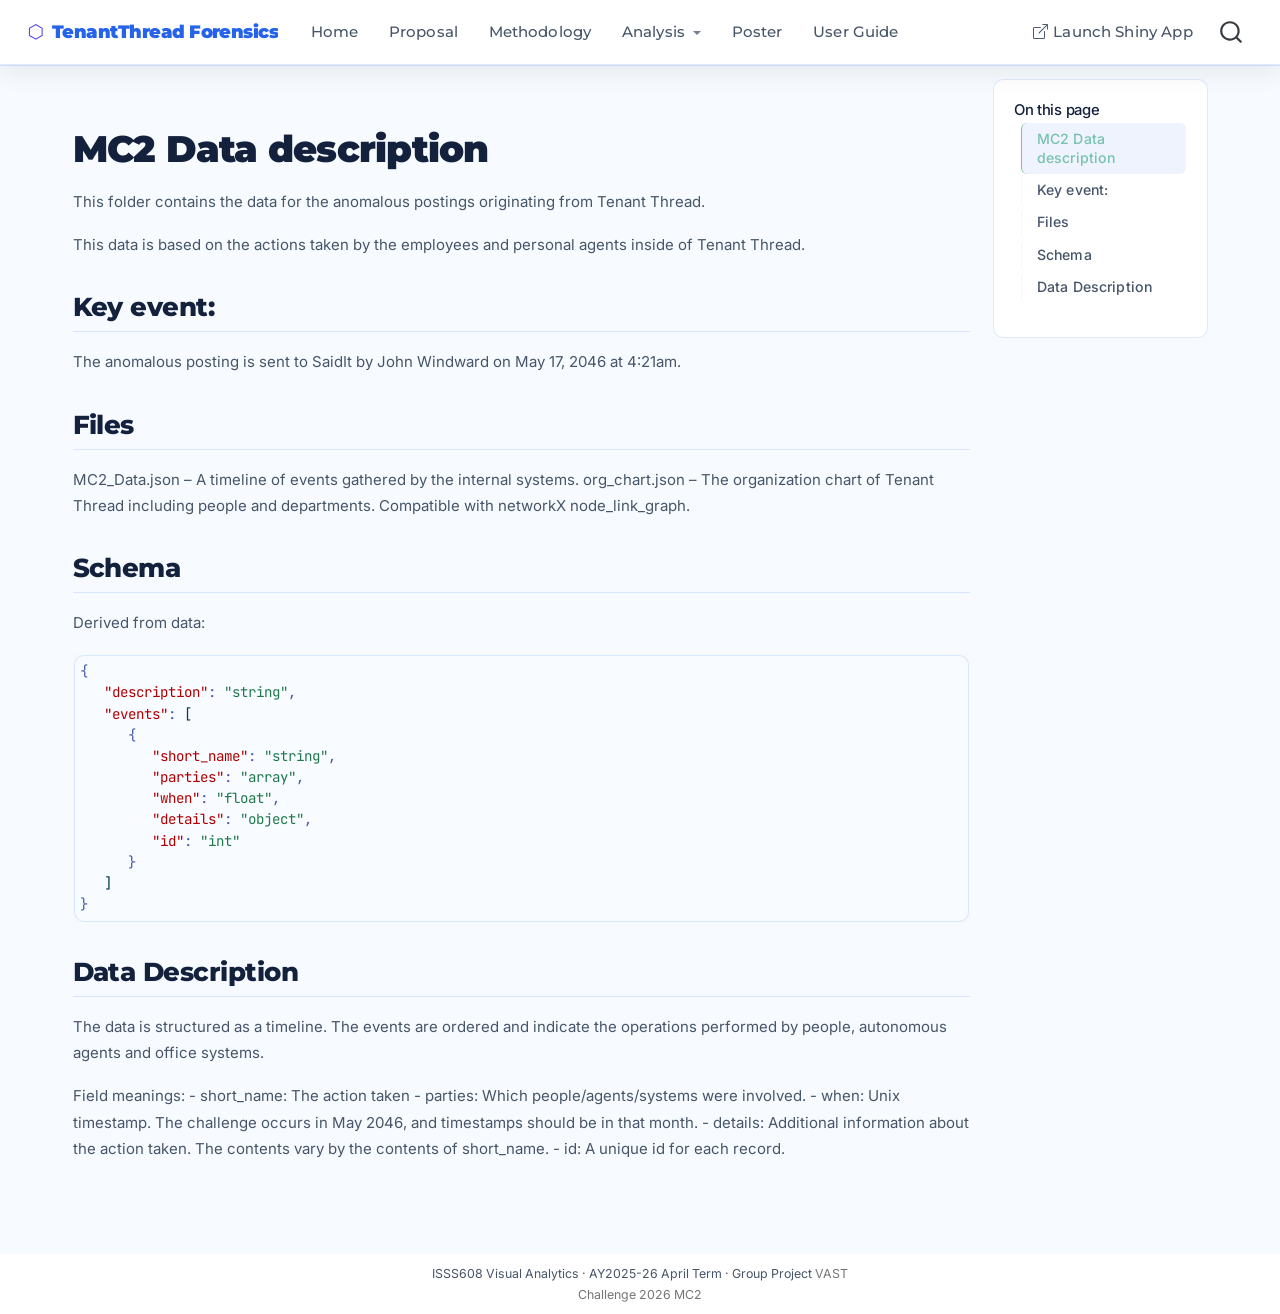
<file: docs/data copy/MC2 data description.html>
<!DOCTYPE html>
<html xmlns="http://www.w3.org/1999/xhtml" lang="en" xml:lang="en"><head>

<meta charset="utf-8">
<meta name="generator" content="quarto-1.9.37">

<meta name="viewport" content="width=device-width, initial-scale=1.0, user-scalable=yes">


<title>mc2-data-description – TenantThread Forensics</title>
<style>
/* Default styles provided by pandoc.
** See https://pandoc.org/MANUAL.html#variables-for-html for config info.
*/
code{white-space: pre-wrap;}
span.smallcaps{font-variant: small-caps;}
div.columns{display: flex; gap: min(4vw, 1.5em);}
div.column{flex: auto; overflow-x: auto;}
div.hanging-indent{margin-left: 1.5em; text-indent: -1.5em;}
ul.task-list{list-style: none;}
ul.task-list li input[type="checkbox"] {
  width: 0.8em;
  margin: 0 0.8em 0.2em -1em; /* quarto-specific, see https://github.com/quarto-dev/quarto-cli/issues/4556 */ 
  vertical-align: middle;
}
/* CSS for syntax highlighting */
html { -webkit-text-size-adjust: 100%; }
pre > code.sourceCode { white-space: pre; position: relative; }
pre > code.sourceCode > span { display: inline-block; line-height: 1.25; }
pre > code.sourceCode > span:empty { height: 1.2em; }
.sourceCode { overflow: visible; }
code.sourceCode > span { color: inherit; text-decoration: inherit; }
div.sourceCode { margin: 1em 0; }
pre.sourceCode { margin: 0; }
@media screen {
div.sourceCode { overflow: auto; }
}
@media print {
pre > code.sourceCode { white-space: pre-wrap; }
pre > code.sourceCode > span { text-indent: -5em; padding-left: 5em; }
}
pre.numberSource code
  { counter-reset: source-line 0; }
pre.numberSource code > span
  { position: relative; left: -4em; counter-increment: source-line; }
pre.numberSource code > span > a:first-child::before
  { content: counter(source-line);
    position: relative; left: -1em; text-align: right; vertical-align: baseline;
    border: none; display: inline-block;
    -webkit-touch-callout: none; -webkit-user-select: none;
    -khtml-user-select: none; -moz-user-select: none;
    -ms-user-select: none; user-select: none;
    padding: 0 4px; width: 4em;
  }
pre.numberSource { margin-left: 3em;  padding-left: 4px; }
div.sourceCode
  {   }
@media screen {
pre > code.sourceCode > span > a:first-child::before { text-decoration: underline; }
}
</style>


<script src="../site_libs/quarto-nav/quarto-nav.js"></script>
<script src="../site_libs/quarto-nav/headroom.min.js"></script>
<script src="../site_libs/clipboard/clipboard.min.js"></script>
<script src="../site_libs/quarto-search/autocomplete.umd.js"></script>
<script src="../site_libs/quarto-search/fuse.min.js"></script>
<script src="../site_libs/quarto-search/quarto-search.js"></script>
<meta name="quarto:offset" content="../">
<script src="../site_libs/quarto-html/quarto.js" type="module"></script>
<script src="../site_libs/quarto-html/tabsets/tabsets.js" type="module"></script>
<script src="../site_libs/quarto-html/popper.min.js"></script>
<script src="../site_libs/quarto-html/tippy.umd.min.js"></script>
<script src="../site_libs/quarto-html/anchor.min.js"></script>
<link href="../site_libs/quarto-html/tippy.css" rel="stylesheet">
<link href="../site_libs/quarto-html/quarto-syntax-highlighting-7f8f88aac4f3542376d5c11b86a4c14d.css" rel="stylesheet" id="quarto-text-highlighting-styles">
<script src="../site_libs/bootstrap/bootstrap.min.js"></script>
<link href="../site_libs/bootstrap/bootstrap-icons.css" rel="stylesheet">
<link href="../site_libs/bootstrap/bootstrap-61bf2a90651e9efa791239d57f34c32f.min.css" rel="stylesheet" append-hash="true" id="quarto-bootstrap" data-mode="light">
<script id="quarto-search-options" type="application/json">{
  "location": "navbar",
  "copy-button": false,
  "collapse-after": 3,
  "panel-placement": "end",
  "type": "overlay",
  "limit": 50,
  "keyboard-shortcut": [
    "f",
    "/",
    "s"
  ],
  "show-item-context": false,
  "language": {
    "search-no-results-text": "No results",
    "search-matching-documents-text": "matching documents",
    "search-copy-link-title": "Copy link to search",
    "search-hide-matches-text": "Hide additional matches",
    "search-more-match-text": "more match in this document",
    "search-more-matches-text": "more matches in this document",
    "search-clear-button-title": "Clear",
    "search-text-placeholder": "",
    "search-detached-cancel-button-title": "Cancel",
    "search-submit-button-title": "Submit",
    "search-label": "Search"
  }
}</script>
<style>html{ scroll-behavior: smooth; }</style>


<link rel="stylesheet" href="../styles.css">
</head>

<body class="nav-fixed quarto-light">

<div id="quarto-search-results"></div>
  <header id="quarto-header" class="headroom fixed-top">
    <nav class="navbar navbar-expand-lg " data-bs-theme="dark">
      <div class="navbar-container container-fluid">
      <div class="navbar-brand-container mx-auto">
    <a class="navbar-brand" href="../index.html">
    <span class="navbar-title">TenantThread Forensics</span>
    </a>
  </div>
            <div id="quarto-search" class="" title="Search"></div>
          <button class="navbar-toggler" type="button" data-bs-toggle="collapse" data-bs-target="#navbarCollapse" aria-controls="navbarCollapse" role="menu" aria-expanded="false" aria-label="Toggle navigation" onclick="if (window.quartoToggleHeadroom) { window.quartoToggleHeadroom(); }">
  <span class="navbar-toggler-icon"></span>
</button>
          <div class="collapse navbar-collapse" id="navbarCollapse">
            <ul class="navbar-nav navbar-nav-scroll me-auto">
  <li class="nav-item">
    <a class="nav-link" href="../index.html"> 
<span class="menu-text">Home</span></a>
  </li>  
  <li class="nav-item">
    <a class="nav-link" href="../proposal.html"> 
<span class="menu-text">Proposal</span></a>
  </li>  
  <li class="nav-item">
    <a class="nav-link" href="../methodology.html"> 
<span class="menu-text">Methodology</span></a>
  </li>  
  <li class="nav-item dropdown ">
    <a class="nav-link dropdown-toggle" href="#" id="nav-menu-analysis" role="link" data-bs-toggle="dropdown" aria-expanded="false">
 <span class="menu-text">Analysis</span>
    </a>
    <ul class="dropdown-menu" aria-labelledby="nav-menu-analysis">    
        <li>
    <a class="dropdown-item" href="../analysis/analysis-overview.html">
 <span class="dropdown-text">System Overview &amp; Baseline</span></a>
  </li>  
        <li>
    <a class="dropdown-item" href="../analysis/analysis-attack-chain.html">
 <span class="dropdown-text">Attack Chain &amp; Post Meaning</span></a>
  </li>  
        <li>
    <a class="dropdown-item" href="../analysis/analysis-intervention.html">
 <span class="dropdown-text">Campaigns &amp; Intervention</span></a>
  </li>  
    </ul>
  </li>
  <li class="nav-item">
    <a class="nav-link" href="../poster.html"> 
<span class="menu-text">Poster</span></a>
  </li>  
  <li class="nav-item">
    <a class="nav-link" href="../userguide.html"> 
<span class="menu-text">User Guide</span></a>
  </li>  
</ul>
            <ul class="navbar-nav navbar-nav-scroll ms-auto">
  <li class="nav-item">
    <a class="nav-link" href="https://a-rosa.shinyapps.io/tenantthread-forensics/"> <i class="bi bi-box-arrow-up-right" role="img">
</i> 
<span class="menu-text">Launch Shiny App</span></a>
  </li>  
</ul>
          </div> <!-- /navcollapse -->
            <div class="quarto-navbar-tools">
</div>
      </div> <!-- /container-fluid -->
    </nav>
</header>
<!-- content -->
<div id="quarto-content" class="quarto-container page-columns page-rows-contents page-layout-full page-navbar">
<!-- sidebar -->
<!-- margin-sidebar -->
    <div id="quarto-margin-sidebar" class="sidebar margin-sidebar">
        <nav id="TOC" role="doc-toc" class="toc-active">
    <h2 id="toc-title">On this page</h2>
   
  <ul>
  <li><a href="#mc2-data-description" id="toc-mc2-data-description" class="nav-link active" data-scroll-target="#mc2-data-description">MC2 Data description</a>
  <ul class="collapse">
  <li><a href="#key-event" id="toc-key-event" class="nav-link" data-scroll-target="#key-event">Key event:</a></li>
  <li><a href="#files" id="toc-files" class="nav-link" data-scroll-target="#files">Files</a></li>
  <li><a href="#schema" id="toc-schema" class="nav-link" data-scroll-target="#schema">Schema</a></li>
  <li><a href="#data-description" id="toc-data-description" class="nav-link" data-scroll-target="#data-description">Data Description</a></li>
  </ul></li>
  </ul>
</nav>
    </div>
<!-- main -->
<main class="content column-page-left" id="quarto-document-content"><header id="title-block-header" class="quarto-title-block"></header>




<section id="mc2-data-description" class="level1">
<h1>MC2 Data description</h1>
<p>This folder contains the data for the anomalous postings originating from Tenant Thread.</p>
<p>This data is based on the actions taken by the employees and personal agents inside of Tenant Thread.</p>
<section id="key-event" class="level2">
<h2 class="anchored" data-anchor-id="key-event">Key event:</h2>
<p>The anomalous posting is sent to SaidIt by John Windward on May 17, 2046 at 4:21am.</p>
</section>
<section id="files" class="level2">
<h2 class="anchored" data-anchor-id="files">Files</h2>
<p>MC2_Data.json – A timeline of events gathered by the internal systems. org_chart.json – The organization chart of Tenant Thread including people and departments. Compatible with networkX node_link_graph.</p>
</section>
<section id="schema" class="level2">
<h2 class="anchored" data-anchor-id="schema">Schema</h2>
<p>Derived from data:</p>
<div class="code-copy-outer-scaffold"><div class="sourceCode" id="cb1"><pre class="sourceCode json code-with-copy"><code class="sourceCode json"><span id="cb1-1"><a href="#cb1-1" aria-hidden="true" tabindex="-1"></a><span class="fu">{</span></span>
<span id="cb1-2"><a href="#cb1-2" aria-hidden="true" tabindex="-1"></a>   <span class="dt">"description"</span><span class="fu">:</span> <span class="st">"string"</span><span class="fu">,</span></span>
<span id="cb1-3"><a href="#cb1-3" aria-hidden="true" tabindex="-1"></a>   <span class="dt">"events"</span><span class="fu">:</span> <span class="ot">[</span></span>
<span id="cb1-4"><a href="#cb1-4" aria-hidden="true" tabindex="-1"></a>      <span class="fu">{</span></span>
<span id="cb1-5"><a href="#cb1-5" aria-hidden="true" tabindex="-1"></a>         <span class="dt">"short_name"</span><span class="fu">:</span> <span class="st">"string"</span><span class="fu">,</span></span>
<span id="cb1-6"><a href="#cb1-6" aria-hidden="true" tabindex="-1"></a>         <span class="dt">"parties"</span><span class="fu">:</span> <span class="st">"array"</span><span class="fu">,</span></span>
<span id="cb1-7"><a href="#cb1-7" aria-hidden="true" tabindex="-1"></a>         <span class="dt">"when"</span><span class="fu">:</span> <span class="st">"float"</span><span class="fu">,</span></span>
<span id="cb1-8"><a href="#cb1-8" aria-hidden="true" tabindex="-1"></a>         <span class="dt">"details"</span><span class="fu">:</span> <span class="st">"object"</span><span class="fu">,</span></span>
<span id="cb1-9"><a href="#cb1-9" aria-hidden="true" tabindex="-1"></a>         <span class="dt">"id"</span><span class="fu">:</span> <span class="st">"int"</span></span>
<span id="cb1-10"><a href="#cb1-10" aria-hidden="true" tabindex="-1"></a>      <span class="fu">}</span></span>
<span id="cb1-11"><a href="#cb1-11" aria-hidden="true" tabindex="-1"></a>   <span class="ot">]</span></span>
<span id="cb1-12"><a href="#cb1-12" aria-hidden="true" tabindex="-1"></a><span class="fu">}</span></span></code></pre></div><button title="Copy to Clipboard" class="code-copy-button"><i class="bi"></i></button></div>
</section>
<section id="data-description" class="level2">
<h2 class="anchored" data-anchor-id="data-description">Data Description</h2>
<p>The data is structured as a timeline. The events are ordered and indicate the operations performed by people, autonomous agents and office systems.</p>
<p>Field meanings: - short_name: The action taken - parties: Which people/agents/systems were involved. - when: Unix timestamp. The challenge occurs in May 2046, and timestamps should be in that month. - details: Additional information about the action taken. The contents vary by the contents of short_name. - id: A unique id for each record.</p>


</section>
</section>

</main> <!-- /main -->
<script id="quarto-html-after-body" type="application/javascript">
  window.document.addEventListener("DOMContentLoaded", function (event) {
    const icon = "";
    const anchorJS = new window.AnchorJS();
    anchorJS.options = {
      placement: 'right',
      icon: icon
    };
    anchorJS.add('.anchored');
    const isCodeAnnotation = (el) => {
      for (const clz of el.classList) {
        if (clz.startsWith('code-annotation-')) {                     
          return true;
        }
      }
      return false;
    }
    const onCopySuccess = function(e) {
      // button target
      const button = e.trigger;
      // don't keep focus
      button.blur();
      // flash "checked"
      button.classList.add('code-copy-button-checked');
      var currentTitle = button.getAttribute("title");
      button.setAttribute("title", "Copied!");
      let tooltip;
      if (window.bootstrap) {
        button.setAttribute("data-bs-toggle", "tooltip");
        button.setAttribute("data-bs-placement", "left");
        button.setAttribute("data-bs-title", "Copied!");
        tooltip = new bootstrap.Tooltip(button, 
          { trigger: "manual", 
            customClass: "code-copy-button-tooltip",
            offset: [0, -8]});
        tooltip.show();    
      }
      setTimeout(function() {
        if (tooltip) {
          tooltip.hide();
          button.removeAttribute("data-bs-title");
          button.removeAttribute("data-bs-toggle");
          button.removeAttribute("data-bs-placement");
        }
        button.setAttribute("title", currentTitle);
        button.classList.remove('code-copy-button-checked');
      }, 1000);
      // clear code selection
      e.clearSelection();
    }
    const getTextToCopy = function(trigger) {
      const outerScaffold = trigger.parentElement.cloneNode(true);
      const codeEl = outerScaffold.querySelector('code');
      for (const childEl of codeEl.children) {
        if (isCodeAnnotation(childEl)) {
          childEl.remove();
        }
      }
      return codeEl.innerText;
    }
    const clipboard = new window.ClipboardJS('.code-copy-button:not([data-in-quarto-modal])', {
      text: getTextToCopy
    });
    clipboard.on('success', onCopySuccess);
    if (window.document.getElementById('quarto-embedded-source-code-modal')) {
      const clipboardModal = new window.ClipboardJS('.code-copy-button[data-in-quarto-modal]', {
        text: getTextToCopy,
        container: window.document.getElementById('quarto-embedded-source-code-modal')
      });
      clipboardModal.on('success', onCopySuccess);
    }
      var localhostRegex = new RegExp(/^(?:http|https):\/\/localhost\:?[0-9]*\//);
      var mailtoRegex = new RegExp(/^mailto:/);
        var filterRegex = new RegExp('/' + window.location.host + '/');
      var isInternal = (href) => {
          return filterRegex.test(href) || localhostRegex.test(href) || mailtoRegex.test(href);
      }
      // Inspect non-navigation links and adorn them if external
     var links = window.document.querySelectorAll('a[href]:not(.nav-link):not(.navbar-brand):not(.toc-action):not(.sidebar-link):not(.sidebar-item-toggle):not(.pagination-link):not(.no-external):not([aria-hidden]):not(.dropdown-item):not(.quarto-navigation-tool):not(.about-link)');
      for (var i=0; i<links.length; i++) {
        const link = links[i];
        if (!isInternal(link.href)) {
          // undo the damage that might have been done by quarto-nav.js in the case of
          // links that we want to consider external
          if (link.dataset.originalHref !== undefined) {
            link.href = link.dataset.originalHref;
          }
            // target, if specified
            link.setAttribute("target", "_blank");
            if (link.getAttribute("rel") === null) {
              link.setAttribute("rel", "noopener");
            }
        }
      }
    function tippyHover(el, contentFn, onTriggerFn, onUntriggerFn) {
      const config = {
        allowHTML: true,
        maxWidth: 500,
        delay: 100,
        arrow: false,
        appendTo: function(el) {
            return el.parentElement;
        },
        interactive: true,
        interactiveBorder: 10,
        theme: 'quarto',
        placement: 'bottom-start',
      };
      if (contentFn) {
        config.content = contentFn;
      }
      if (onTriggerFn) {
        config.onTrigger = onTriggerFn;
      }
      if (onUntriggerFn) {
        config.onUntrigger = onUntriggerFn;
      }
      window.tippy(el, config); 
    }
    const noterefs = window.document.querySelectorAll('a[role="doc-noteref"]');
    for (var i=0; i<noterefs.length; i++) {
      const ref = noterefs[i];
      tippyHover(ref, function() {
        // use id or data attribute instead here
        let href = ref.getAttribute('data-footnote-href') || ref.getAttribute('href');
        try { href = new URL(href).hash; } catch {}
        const id = href.replace(/^#\/?/, "");
        const note = window.document.getElementById(id);
        if (note) {
          return note.innerHTML;
        } else {
          return "";
        }
      });
    }
    const xrefs = window.document.querySelectorAll('a.quarto-xref');
    const processXRef = (id, note) => {
      // Strip column container classes
      const stripColumnClz = (el) => {
        el.classList.remove("page-full", "page-columns");
        if (el.children) {
          for (const child of el.children) {
            stripColumnClz(child);
          }
        }
      }
      stripColumnClz(note)
      if (id === null || id.startsWith('sec-')) {
        // Special case sections, only their first couple elements
        const container = document.createElement("div");
        if (note.children && note.children.length > 2) {
          container.appendChild(note.children[0].cloneNode(true));
          for (let i = 1; i < note.children.length; i++) {
            const child = note.children[i];
            if (child.tagName === "P" && child.innerText === "") {
              continue;
            } else {
              container.appendChild(child.cloneNode(true));
              break;
            }
          }
          if (window.Quarto?.typesetMath) {
            window.Quarto.typesetMath(container);
          }
          return container.innerHTML
        } else {
          if (window.Quarto?.typesetMath) {
            window.Quarto.typesetMath(note);
          }
          return note.innerHTML;
        }
      } else {
        // Remove any anchor links if they are present
        const anchorLink = note.querySelector('a.anchorjs-link');
        if (anchorLink) {
          anchorLink.remove();
        }
        if (window.Quarto?.typesetMath) {
          window.Quarto.typesetMath(note);
        }
        if (note.classList.contains("callout")) {
          return note.outerHTML;
        } else {
          return note.innerHTML;
        }
      }
    }
    for (var i=0; i<xrefs.length; i++) {
      const xref = xrefs[i];
      tippyHover(xref, undefined, function(instance) {
        instance.disable();
        let url = xref.getAttribute('href');
        let hash = undefined; 
        if (url.startsWith('#')) {
          hash = url;
        } else {
          try { hash = new URL(url).hash; } catch {}
        }
        if (hash) {
          const id = hash.replace(/^#\/?/, "");
          const note = window.document.getElementById(id);
          if (note !== null) {
            try {
              const html = processXRef(id, note.cloneNode(true));
              instance.setContent(html);
            } finally {
              instance.enable();
              instance.show();
            }
          } else {
            // See if we can fetch this
            fetch(url.split('#')[0])
            .then(res => res.text())
            .then(html => {
              const parser = new DOMParser();
              const htmlDoc = parser.parseFromString(html, "text/html");
              const note = htmlDoc.getElementById(id);
              if (note !== null) {
                const html = processXRef(id, note);
                instance.setContent(html);
              } 
            }).finally(() => {
              instance.enable();
              instance.show();
            });
          }
        } else {
          // See if we can fetch a full url (with no hash to target)
          // This is a special case and we should probably do some content thinning / targeting
          fetch(url)
          .then(res => res.text())
          .then(html => {
            const parser = new DOMParser();
            const htmlDoc = parser.parseFromString(html, "text/html");
            const note = htmlDoc.querySelector('main.content');
            if (note !== null) {
              // This should only happen for chapter cross references
              // (since there is no id in the URL)
              // remove the first header
              if (note.children.length > 0 && note.children[0].tagName === "HEADER") {
                note.children[0].remove();
              }
              const html = processXRef(null, note);
              instance.setContent(html);
            } 
          }).finally(() => {
            instance.enable();
            instance.show();
          });
        }
      }, function(instance) {
      });
    }
        let selectedAnnoteEl;
        const selectorForAnnotation = ( cell, annotation) => {
          let cellAttr = 'data-code-cell="' + cell + '"';
          let lineAttr = 'data-code-annotation="' +  annotation + '"';
          const selector = 'span[' + cellAttr + '][' + lineAttr + ']';
          return selector;
        }
        const selectCodeLines = (annoteEl) => {
          const doc = window.document;
          const targetCell = annoteEl.getAttribute("data-target-cell");
          const targetAnnotation = annoteEl.getAttribute("data-target-annotation");
          const annoteSpan = window.document.querySelector(selectorForAnnotation(targetCell, targetAnnotation));
          const lines = annoteSpan.getAttribute("data-code-lines").split(",");
          const lineIds = lines.map((line) => {
            return targetCell + "-" + line;
          })
          let top = null;
          let height = null;
          let parent = null;
          if (lineIds.length > 0) {
              //compute the position of the single el (top and bottom and make a div)
              const el = window.document.getElementById(lineIds[0]);
              top = el.offsetTop;
              height = el.offsetHeight;
              parent = el.parentElement.parentElement;
            if (lineIds.length > 1) {
              const lastEl = window.document.getElementById(lineIds[lineIds.length - 1]);
              const bottom = lastEl.offsetTop + lastEl.offsetHeight;
              height = bottom - top;
            }
            if (top !== null && height !== null && parent !== null) {
              // cook up a div (if necessary) and position it 
              let div = window.document.getElementById("code-annotation-line-highlight");
              if (div === null) {
                div = window.document.createElement("div");
                div.setAttribute("id", "code-annotation-line-highlight");
                div.style.position = 'absolute';
                parent.appendChild(div);
              }
              div.style.top = top - 2 + "px";
              div.style.height = height + 4 + "px";
              div.style.left = 0;
              let gutterDiv = window.document.getElementById("code-annotation-line-highlight-gutter");
              if (gutterDiv === null) {
                gutterDiv = window.document.createElement("div");
                gutterDiv.setAttribute("id", "code-annotation-line-highlight-gutter");
                gutterDiv.style.position = 'absolute';
                const codeCell = window.document.getElementById(targetCell);
                const gutter = codeCell.querySelector('.code-annotation-gutter');
                gutter.appendChild(gutterDiv);
              }
              gutterDiv.style.top = top - 2 + "px";
              gutterDiv.style.height = height + 4 + "px";
            }
            selectedAnnoteEl = annoteEl;
          }
        };
        const unselectCodeLines = () => {
          const elementsIds = ["code-annotation-line-highlight", "code-annotation-line-highlight-gutter"];
          elementsIds.forEach((elId) => {
            const div = window.document.getElementById(elId);
            if (div) {
              div.remove();
            }
          });
          selectedAnnoteEl = undefined;
        };
          // Handle positioning of the toggle
      window.addEventListener(
        "resize",
        throttle(() => {
          elRect = undefined;
          if (selectedAnnoteEl) {
            selectCodeLines(selectedAnnoteEl);
          }
        }, 10)
      );
      function throttle(fn, ms) {
      let throttle = false;
      let timer;
        return (...args) => {
          if(!throttle) { // first call gets through
              fn.apply(this, args);
              throttle = true;
          } else { // all the others get throttled
              if(timer) clearTimeout(timer); // cancel #2
              timer = setTimeout(() => {
                fn.apply(this, args);
                timer = throttle = false;
              }, ms);
          }
        };
      }
        // Attach click handler to the DT
        const annoteDls = window.document.querySelectorAll('dt[data-target-cell]');
        for (const annoteDlNode of annoteDls) {
          annoteDlNode.addEventListener('click', (event) => {
            const clickedEl = event.target;
            if (clickedEl !== selectedAnnoteEl) {
              unselectCodeLines();
              const activeEl = window.document.querySelector('dt[data-target-cell].code-annotation-active');
              if (activeEl) {
                activeEl.classList.remove('code-annotation-active');
              }
              selectCodeLines(clickedEl);
              clickedEl.classList.add('code-annotation-active');
            } else {
              // Unselect the line
              unselectCodeLines();
              clickedEl.classList.remove('code-annotation-active');
            }
          });
        }
    const findCites = (el) => {
      const parentEl = el.parentElement;
      if (parentEl) {
        const cites = parentEl.dataset.cites;
        if (cites) {
          return {
            el,
            cites: cites.split(' ')
          };
        } else {
          return findCites(el.parentElement)
        }
      } else {
        return undefined;
      }
    };
    var bibliorefs = window.document.querySelectorAll('a[role="doc-biblioref"]');
    for (var i=0; i<bibliorefs.length; i++) {
      const ref = bibliorefs[i];
      const citeInfo = findCites(ref);
      if (citeInfo) {
        tippyHover(citeInfo.el, function() {
          var popup = window.document.createElement('div');
          citeInfo.cites.forEach(function(cite) {
            var citeDiv = window.document.createElement('div');
            citeDiv.classList.add('hanging-indent');
            citeDiv.classList.add('csl-entry');
            var biblioDiv = window.document.getElementById('ref-' + cite);
            if (biblioDiv) {
              citeDiv.innerHTML = biblioDiv.innerHTML;
            }
            popup.appendChild(citeDiv);
          });
          return popup.innerHTML;
        });
      }
    }
  });
  </script>
</div> <!-- /content -->
<footer class="footer">
  <div class="nav-footer">
    <div class="nav-footer-left">
      &nbsp;
    </div>   
    <div class="nav-footer-center">
<p>ISSS608 Visual Analytics · AY2025-26 April Term · Group Project <a href="https://vast-challenge.github.io/2026/MC2.html">VAST Challenge 2026 MC2</a></p>
</div>
    <div class="nav-footer-right">
      &nbsp;
    </div>
  </div>
</footer>




<script src="../site_libs/quarto-html/zenscroll-min.js"></script>
</body></html>
</file>
<file: docs/site_libs/quarto-html/tippy.css>
.tippy-box[data-animation=fade][data-state=hidden]{opacity:0}[data-tippy-root]{max-width:calc(100vw - 10px)}.tippy-box{position:relative;background-color:#333;color:#fff;border-radius:4px;font-size:14px;line-height:1.4;white-space:normal;outline:0;transition-property:transform,visibility,opacity}.tippy-box[data-placement^=top]>.tippy-arrow{bottom:0}.tippy-box[data-placement^=top]>.tippy-arrow:before{bottom:-7px;left:0;border-width:8px 8px 0;border-top-color:initial;transform-origin:center top}.tippy-box[data-placement^=bottom]>.tippy-arrow{top:0}.tippy-box[data-placement^=bottom]>.tippy-arrow:before{top:-7px;left:0;border-width:0 8px 8px;border-bottom-color:initial;transform-origin:center bottom}.tippy-box[data-placement^=left]>.tippy-arrow{right:0}.tippy-box[data-placement^=left]>.tippy-arrow:before{border-width:8px 0 8px 8px;border-left-color:initial;right:-7px;transform-origin:center left}.tippy-box[data-placement^=right]>.tippy-arrow{left:0}.tippy-box[data-placement^=right]>.tippy-arrow:before{left:-7px;border-width:8px 8px 8px 0;border-right-color:initial;transform-origin:center right}.tippy-box[data-inertia][data-state=visible]{transition-timing-function:cubic-bezier(.54,1.5,.38,1.11)}.tippy-arrow{width:16px;height:16px;color:#333}.tippy-arrow:before{content:"";position:absolute;border-color:transparent;border-style:solid}.tippy-content{position:relative;padding:5px 9px;z-index:1}
</file>
<file: docs/site_libs/quarto-html/quarto-syntax-highlighting-7f8f88aac4f3542376d5c11b86a4c14d.css>
/* quarto syntax highlight colors */
:root {
  --quarto-hl-ot-color: #003B4F;
  --quarto-hl-at-color: #657422;
  --quarto-hl-ss-color: #20794D;
  --quarto-hl-an-color: #5E5E5E;
  --quarto-hl-fu-color: #4758AB;
  --quarto-hl-st-color: #20794D;
  --quarto-hl-cf-color: #003B4F;
  --quarto-hl-op-color: #5E5E5E;
  --quarto-hl-er-color: #AD0000;
  --quarto-hl-bn-color: #AD0000;
  --quarto-hl-al-color: #AD0000;
  --quarto-hl-va-color: #111111;
  --quarto-hl-bu-color: inherit;
  --quarto-hl-ex-color: inherit;
  --quarto-hl-pp-color: #AD0000;
  --quarto-hl-in-color: #5E5E5E;
  --quarto-hl-vs-color: #20794D;
  --quarto-hl-wa-color: #5E5E5E;
  --quarto-hl-do-color: #5E5E5E;
  --quarto-hl-im-color: #00769E;
  --quarto-hl-ch-color: #20794D;
  --quarto-hl-dt-color: #AD0000;
  --quarto-hl-fl-color: #AD0000;
  --quarto-hl-co-color: #5E5E5E;
  --quarto-hl-cv-color: #5E5E5E;
  --quarto-hl-cn-color: #8f5902;
  --quarto-hl-sc-color: #5E5E5E;
  --quarto-hl-dv-color: #AD0000;
  --quarto-hl-kw-color: #003B4F;
}

/* other quarto variables */
:root {
  --quarto-font-monospace: SFMono-Regular, Menlo, Monaco, Consolas, "Liberation Mono", "Courier New", monospace;
}

/* syntax highlight based on Pandoc's rules */
pre > code.sourceCode > span {
  color: #003B4F;
}

code.sourceCode > span {
  color: #003B4F;
}

div.sourceCode,
div.sourceCode pre.sourceCode {
  color: #003B4F;
}

/* Normal */
code span {
  color: #003B4F;
}

/* Alert */
code span.al {
  color: #AD0000;
  font-style: inherit;
}

/* Annotation */
code span.an {
  color: #5E5E5E;
  font-style: inherit;
}

/* Attribute */
code span.at {
  color: #657422;
  font-style: inherit;
}

/* BaseN */
code span.bn {
  color: #AD0000;
  font-style: inherit;
}

/* BuiltIn */
code span.bu {
  font-style: inherit;
}

/* ControlFlow */
code span.cf {
  color: #003B4F;
  font-weight: bold;
  font-style: inherit;
}

/* Char */
code span.ch {
  color: #20794D;
  font-style: inherit;
}

/* Constant */
code span.cn {
  color: #8f5902;
  font-style: inherit;
}

/* Comment */
code span.co {
  color: #5E5E5E;
  font-style: inherit;
}

/* CommentVar */
code span.cv {
  color: #5E5E5E;
  font-style: italic;
}

/* Documentation */
code span.do {
  color: #5E5E5E;
  font-style: italic;
}

/* DataType */
code span.dt {
  color: #AD0000;
  font-style: inherit;
}

/* DecVal */
code span.dv {
  color: #AD0000;
  font-style: inherit;
}

/* Error */
code span.er {
  color: #AD0000;
  font-style: inherit;
}

/* Extension */
code span.ex {
  font-style: inherit;
}

/* Float */
code span.fl {
  color: #AD0000;
  font-style: inherit;
}

/* Function */
code span.fu {
  color: #4758AB;
  font-style: inherit;
}

/* Import */
code span.im {
  color: #00769E;
  font-style: inherit;
}

/* Information */
code span.in {
  color: #5E5E5E;
  font-style: inherit;
}

/* Keyword */
code span.kw {
  color: #003B4F;
  font-weight: bold;
  font-style: inherit;
}

/* Operator */
code span.op {
  color: #5E5E5E;
  font-style: inherit;
}

/* Other */
code span.ot {
  color: #003B4F;
  font-style: inherit;
}

/* Preprocessor */
code span.pp {
  color: #AD0000;
  font-style: inherit;
}

/* SpecialChar */
code span.sc {
  color: #5E5E5E;
  font-style: inherit;
}

/* SpecialString */
code span.ss {
  color: #20794D;
  font-style: inherit;
}

/* String */
code span.st {
  color: #20794D;
  font-style: inherit;
}

/* Variable */
code span.va {
  color: #111111;
  font-style: inherit;
}

/* VerbatimString */
code span.vs {
  color: #20794D;
  font-style: inherit;
}

/* Warning */
code span.wa {
  color: #5E5E5E;
  font-style: italic;
}

.prevent-inlining {
  content: "</";
}

/*# sourceMappingURL=789ad8cd35626ba772517505b42a116e.css.map */
</file>
<file: docs/styles.css>
/* ── TenantThread Forensics – AI/Tech Theme ──────────────────────────────── */

@import url('https://fonts.googleapis.com/css2?family=Inter:wght@300;400;500;600;700;800;900&family=JetBrains+Mono:wght@400;600&display=swap');

/* ── CSS Variables ───────────────────────────────────────────────────────── */
:root {
  --ink:        #f7fbff;
  --deep:       #eef7ff;
  --surface:    #ffffff;
  --panel:      #ffffff;
  --border:     rgba(37, 99, 235, 0.14);
  --border-hi:  rgba(37, 99, 235, 0.28);

  --cyan:       #06b6d4;
  --blue:       #2563eb;
  --indigo:     #4f46e5;
  --violet:     #7c3aed;
  --teal:       #0f766e;
  --green:      #10b981;
  --amber:      #f59e0b;
  --red:        #ef4444;

  --text-primary:   #14213d;
  --text-secondary: #475569;
  --text-muted:     #64748b;

  --glow-blue:  0 0 20px rgba(37, 99, 235, 0.16);
  --glow-cyan:  0 0 20px rgba(6, 182, 212, 0.14);
  --glow-red:   0 0 20px rgba(239, 68, 68, 0.14);
}

/* ── Base ────────────────────────────────────────────────────────────────── */
body {
  font-family: 'Inter', 'Segoe UI', system-ui, sans-serif;
  background-color: var(--ink);
  color: var(--text-primary);
  line-height: 1.75;
  font-size: 15px;
}

/* Bright content area */
.quarto-container, .page-layout-article {
  background: var(--surface);
}

/* ── Typography ──────────────────────────────────────────────────────────── */
h1, h2, h3, h4 {
  font-weight: 700;
  letter-spacing: -0.02em;
  color: var(--text-primary);
  background: none;
  -webkit-text-fill-color: initial;
}

h1 {
  font-size: 2.2rem;
  font-weight: 900;
}

.hero-banner h1 {
  background: linear-gradient(135deg, #e2e8f0 0%, var(--cyan) 100%);
  -webkit-background-clip: text;
  -webkit-text-fill-color: transparent;
  background-clip: text;
}

h2 {
  font-size: 1.5rem;
  font-weight: 800;
  border-bottom: 1px solid var(--border);
  padding-bottom: 0.5rem;
  margin-top: 2rem;
  color: var(--text-primary);
}

h3 {
  font-size: 1.1rem;
  color: var(--cyan);
  font-weight: 700;
}

h4 {
  font-size: 0.95rem;
  color: var(--text-secondary);
  text-transform: uppercase;
  letter-spacing: 0.06em;
  font-size: 0.8rem;
}

p, li {
  color: var(--text-secondary);
}

a {
  color: var(--cyan);
  text-decoration: none;
  transition: color 0.2s ease;
}

a:hover {
  color: #fff;
  text-decoration: underline;
}

code, .sourceCode {
  font-family: 'JetBrains Mono', 'Fira Code', monospace;
}

/* ── Navbar ──────────────────────────────────────────────────────────────── */
.navbar {
  background: rgba(255, 255, 255, 0.95) !important;
  backdrop-filter: blur(12px);
  border-bottom: 1px solid var(--border);
  box-shadow: 0 1px 0 var(--border), 0 8px 24px rgba(15, 23, 42, 0.08);
  padding: 0.6rem 1.5rem;
}

.navbar-brand {
  font-weight: 900;
  font-size: 1.05rem;
  letter-spacing: -0.03em;
  color: var(--blue) !important;
  display: flex;
  align-items: center;
  gap: 0.5rem;
}

.navbar-brand::before {
  content: "⬡";
  font-size: 1.1rem;
  color: var(--indigo);
}

.nav-link {
  color: var(--text-secondary) !important;
  font-weight: 500;
  font-size: 0.88rem;
  letter-spacing: 0.01em;
  transition: color 0.2s ease;
  padding: 0.4rem 0.9rem !important;
  border-radius: 6px;
}

.nav-link:hover, .nav-link.active {
  color: var(--text-primary) !important;
  background: rgba(37, 99, 235, 0.08) !important;
}

.navbar .btn {
  background: linear-gradient(135deg, var(--indigo), var(--violet));
  border: none;
  color: #fff !important;
  font-weight: 700;
  font-size: 0.83rem;
  padding: 0.4rem 1rem;
  border-radius: 6px;
  transition: opacity 0.2s, box-shadow 0.2s;
}

.navbar .btn:hover {
  opacity: 0.88;
  box-shadow: var(--glow-blue);
}

/* ── Page content area ───────────────────────────────────────────────────── */
#quarto-content,
.page-rows-contents,
.quarto-title-block,
.quarto-title-meta-contents,
.sidebar {
  background: transparent;
}

.quarto-title-block {
  margin: 0;
  padding: 0;
}

.quarto-title-meta-contents p,
.description {
  color: var(--text-secondary);
}

.main-content, .page-content, .quarto-body, .page-layout-article {
  margin: 0;
  padding: 0;
}

/* ── Hero Banner ─────────────────────────────────────────────────────────── */
.hero-banner {
  background:
    radial-gradient(ellipse at 20% 50%, rgba(79, 70, 229, 0.12) 0%, transparent 60%),
    radial-gradient(ellipse at 80% 20%, rgba(6, 182, 212, 0.12) 0%, transparent 50%),
    linear-gradient(135deg, #ffffff 0%, #f2f8ff 55%, #eef8ff 100%);
  border: 1px solid var(--border);
  border-radius: 16px;
  padding: 4rem 2.5rem;
  margin-bottom: 2.5rem;
  position: relative;
  overflow: hidden;
  box-shadow: 0 10px 36px rgba(15, 23, 42, 0.08);
}

/* Animated grid background */
.hero-banner::before {
  content: "";
  position: absolute;
  inset: 0;
  background-image:
    linear-gradient(rgba(99,179,237,0.04) 1px, transparent 1px),
    linear-gradient(90deg, rgba(99,179,237,0.04) 1px, transparent 1px);
  background-size: 40px 40px;
  pointer-events: none;
}

.hero-banner h1 {
  font-size: 2.8rem;
  font-weight: 900;
  margin-bottom: 0.6rem;
  background: linear-gradient(135deg, var(--blue) 0%, var(--cyan) 60%, var(--indigo) 100%);
  -webkit-background-clip: text;
  -webkit-text-fill-color: transparent;
  background-clip: text;
  line-height: 1.15;
}

.hero-banner .subtitle {
  font-size: 1.05rem;
  color: var(--text-secondary);
  margin-bottom: 1.8rem;
  max-width: 600px;
}

.hero-badge {
  display: inline-flex;
  align-items: center;
  gap: 0.4rem;
  background: #eff6ff;
  border: 1px solid #bfdbfe;
  color: #2563eb;
  padding: 0.3rem 0.9rem;
  border-radius: 999px;
  font-size: 0.73rem;
  font-weight: 700;
  letter-spacing: 0.08em;
  text-transform: uppercase;
  margin-bottom: 1.2rem;
}

.hero-badge::before {
  content: "◆";
  font-size: 0.55rem;
  color: var(--blue);
}

.hero-cta {
  display: inline-block;
  padding: 0.74rem 1.6rem;
  border-radius: 999px;
  font-weight: 700;
  text-decoration: none;
  margin-right: 0.8rem;
  transition: transform 0.2s ease, box-shadow 0.2s ease;
}

.hero-cta:hover {
  transform: translateY(-1px);
  box-shadow: 0 8px 20px rgba(37, 99, 235, 0.16);
}

.hero-cta-primary {
  background: linear-gradient(135deg, var(--blue), var(--indigo));
  color: #ffffff;
}

.hero-cta-primary:hover {
  color: #ffffff;
  text-decoration: none;
}

.hero-cta-secondary {
  background: #f8fbff;
  color: var(--blue);
  border: 1px solid #bfdbfe;
}

.hero-cta-secondary:hover {
  background: #dbeafe;
  color: var(--blue);
  text-decoration: none;
}

.metric-grid {
  display: grid;
  grid-template-columns: repeat(4, minmax(0, 1fr));
  gap: 0.8rem;
  margin: 1rem 0;
  text-align: center;
}

.metric-card {
  background: #ffffff;
  border-radius: 10px;
  padding: 1rem;
  border: 1px solid var(--border);
  box-shadow: 0 6px 18px rgba(15, 23, 42, 0.05);
}

.metric-value {
  font-size: 2.2rem;
  font-weight: 900;
  line-height: 1.1;
}

.metric-blue { color: var(--blue); }
.metric-red { color: var(--red); }
.metric-amber { color: var(--amber); }
.metric-green { color: var(--green); }

.metric-label {
  color: var(--text-secondary);
  font-size: 0.85rem;
  margin-top: 0.3rem;
}

/* ── Key-Finding Cards ───────────────────────────────────────────────────── */
.finding-card {
  background: var(--panel);
  border: 1px solid var(--border);
  border-left: 3px solid var(--blue);
  border-radius: 10px;
  padding: 1.2rem 1.4rem;
  margin-bottom: 1rem;
  transition: border-color 0.2s, box-shadow 0.2s, transform 0.15s;
  position: relative;
  overflow: hidden;
}

.finding-card::before {
  content: "";
  position: absolute;
  top: 0; left: 0; right: 0;
  height: 1px;
  background: linear-gradient(90deg, transparent, rgba(99,179,237,0.3), transparent);
}

.finding-card:hover {
  border-color: var(--border-hi);
  box-shadow: var(--glow-blue);
  transform: translateY(-2px);
}

.finding-card.red    { border-left-color: var(--red); }
.finding-card.teal   { border-left-color: var(--teal); }
.finding-card.amber  { border-left-color: var(--amber); }
.finding-card.red:hover   { box-shadow: var(--glow-red); }

.finding-card .finding-num {
  font-size: 0.65rem;
  font-weight: 700;
  letter-spacing: 0.12em;
  text-transform: uppercase;
  color: var(--text-muted);
  margin-bottom: 0.3rem;
  font-family: 'JetBrains Mono', monospace;
}

.finding-card .finding-title {
  font-weight: 700;
  font-size: 0.95rem;
  margin-bottom: 0.3rem;
  color: var(--text-primary);
}

/* ── Team Cards ──────────────────────────────────────────────────────────── */
.team-grid {
  display: grid;
  grid-template-columns: repeat(auto-fit, minmax(220px, 1fr));
  gap: 1.2rem;
  margin: 1.5rem 0;
}

.team-card {
  background: var(--panel);
  border: 1px solid var(--border);
  border-radius: 14px;
  padding: 1.8rem 1.4rem;
  text-align: center;
  transition: border-color 0.2s, box-shadow 0.2s, transform 0.15s;
  position: relative;
  overflow: hidden;
}

.team-card::before {
  content: "";
  position: absolute;
  top: 0; left: 0; right: 0;
  height: 2px;
  background: linear-gradient(90deg, var(--indigo), var(--cyan));
}

.team-card:hover {
  border-color: var(--border-hi);
  box-shadow: var(--glow-blue);
  transform: translateY(-3px);
}

.team-card .avatar {
  width: 68px;
  height: 68px;
  border-radius: 50%;
  background: linear-gradient(135deg, var(--indigo), var(--cyan));
  display: flex;
  align-items: center;
  justify-content: center;
  font-size: 1.5rem;
  margin: 0 auto 1rem;
  color: white;
  font-weight: 800;
  box-shadow: 0 0 0 3px rgba(99, 102, 241, 0.2), var(--glow-blue);
}

.team-card .name    { font-weight: 800; font-size: 0.95rem; color: var(--text-primary); }
.team-card .role    { font-size: 0.8rem; color: var(--text-muted); margin-top: 0.25rem; }
.team-card .module  {
  display: inline-block;
  margin-top: 0.8rem;
  font-size: 0.7rem;
  background: #eff6ff;
  color: var(--blue);
  padding: 0.25rem 0.75rem;
  border-radius: 999px;
  font-weight: 700;
  border: 1px solid #bfdbfe;
  letter-spacing: 0.02em;
}

/* ── Milestone Cards ─────────────────────────────────────────────────────── */
.milestone-grid {
  display: grid;
  grid-template-columns: repeat(auto-fit, minmax(160px, 1fr));
  gap: 1rem;
  margin: 1.5rem 0;
}

.milestone-card {
  background: var(--panel);
  border: 1px solid var(--border);
  border-radius: 10px;
  padding: 1rem 1.1rem;
  border-top: 2px solid var(--blue);
  text-align: center;
  transition: border-color 0.2s, box-shadow 0.2s;
}

.milestone-card:hover {
  border-top-color: var(--cyan);
  box-shadow: var(--glow-cyan);
}

.milestone-card.done   { border-top-color: var(--green); }
.milestone-card.urgent { border-top-color: var(--red); }

.milestone-card .ms-date {
  font-weight: 800;
  font-size: 0.88rem;
  color: var(--cyan);
  font-family: 'JetBrains Mono', monospace;
}

.milestone-card.done   .ms-date { color: var(--green); }
.milestone-card.urgent .ms-date { color: var(--red); }

.milestone-card .ms-label { font-size: 0.8rem; color: var(--text-secondary); margin-top: 0.3rem; }

/* ── Module Boxes ────────────────────────────────────────────────────────── */
.module-box {
  background: var(--panel);
  border: 1px solid var(--border);
  border-left: 3px solid var(--indigo);
  border-radius: 12px;
  padding: 1.4rem 1.6rem;
  margin-bottom: 1rem;
  transition: border-color 0.2s, box-shadow 0.2s, transform 0.15s;
  position: relative;
}

.module-box:hover {
  border-color: var(--border-hi);
  border-left-color: var(--cyan);
  box-shadow: var(--glow-blue);
  transform: translateX(3px);
}

.module-box h4 {
  margin-top: 0;
  margin-bottom: 0.6rem;
  display: flex;
  align-items: center;
  gap: 0.6rem;
  color: var(--text-primary) !important;
  font-size: 1rem !important;
  font-weight: 700 !important;
  text-transform: none !important;
  letter-spacing: normal !important;
}

/* Brighten the description text inside module boxes */
.module-box p {
  color: var(--text-secondary) !important;
  font-size: 0.88rem;
  line-height: 1.65;
  margin: 0;
}

.module-badge {
  font-size: 0.62rem;
  font-weight: 800;
  letter-spacing: 0.1em;
  text-transform: uppercase;
  padding: 0.22rem 0.65rem;
  border-radius: 999px;
  background: #eff6ff;
  color: var(--blue);
  border: 1px solid #bfdbfe;
  font-family: 'JetBrains Mono', monospace;
  flex-shrink: 0;
}

/* ── Callouts ────────────────────────────────────────────────────────────── */
.callout {
  border-radius: 10px !important;
  border-left-width: 3px !important;
  border-top: none !important;
  border-right: none !important;
  border-bottom: none !important;
}

/* Kill Quarto's light callout backgrounds */
div.callout-important,
div.callout-important.callout-style-default {
  background: rgba(239, 68, 68, 0.08) !important;
  border-left-color: var(--red) !important;
}

div.callout-warning,
div.callout-warning.callout-style-default {
  background: rgba(245, 158, 11, 0.08) !important;
  border-left-color: var(--amber) !important;
}

div.callout-tip,
div.callout-tip.callout-style-default {
  background: rgba(16, 185, 129, 0.08) !important;
  border-left-color: var(--green) !important;
}

div.callout-note,
div.callout-note.callout-style-default {
  background: rgba(59, 130, 246, 0.08) !important;
  border-left-color: var(--blue) !important;
}

/* Callout header and body text */
.callout-header, .callout-title, .callout-caption {
  background: transparent !important;
  color: var(--text-primary) !important;
  font-weight: 700 !important;
}

.callout-body, .callout-body p, .callout-body li {
  color: var(--text-secondary) !important;
}

.callout-icon::before {
  color: var(--text-muted) !important;
}

/* ── Tables ──────────────────────────────────────────────────────────────── */
table {
  border-collapse: collapse !important;
  width: 100% !important;
  font-size: 0.88rem !important;
  background: var(--panel) !important;
  border: 1px solid var(--border) !important;
  border-radius: 10px !important;
  overflow: hidden !important;
}

thead tr {
  background: #f8fbff !important;
}

thead th {
  background: #f8fbff !important;
  color: var(--blue) !important;
  font-weight: 700 !important;
  font-size: 0.73rem !important;
  letter-spacing: 0.08em !important;
  text-transform: uppercase !important;
  padding: 0.7rem 1rem !important;
  border-bottom: 1px solid var(--border) !important;
  border-top: none !important;
  font-family: 'JetBrains Mono', monospace !important;
}

tbody tr {
  background: var(--panel) !important;
}

tbody tr:nth-child(even) {
  background: #f8fbff !important;
}

tbody td {
  padding: 0.6rem 1rem !important;
  border-bottom: 1px solid rgba(37, 99, 235, 0.08) !important;
  border-top: none !important;
  color: var(--text-primary) !important;
  background: transparent !important;
}

tbody tr:hover td {
  background: #eef6ff !important;
  color: var(--text-primary) !important;
}

/* inline code inside table cells */
tbody td code, thead th code {
  background: rgba(37, 99, 235, 0.08) !important;
  border: 1px solid rgba(37, 99, 235, 0.16) !important;
  color: var(--blue) !important;
  font-size: 0.8em !important;
  padding: 0.1em 0.4em !important;
  border-radius: 4px !important;
}

/* ── Code blocks ─────────────────────────────────────────────────────────── */
pre {
  background: #f8fbff !important;
  border: 1px solid var(--border) !important;
  border-radius: 10px !important;
  font-size: 0.83rem !important;
  color: var(--text-primary) !important;
}

/* Inline code — override Quarto default grey */
code:not(.sourceCode):not(.cell-code) {
  background: rgba(37, 99, 235, 0.08) !important;
  border: 1px solid rgba(37, 99, 235, 0.16) !important;
  border-radius: 5px !important;
  padding: 0.15em 0.48em !important;
  font-size: 0.82em !important;
  color: var(--blue) !important;
  font-family: 'JetBrains Mono', monospace !important;
  font-weight: 500 !important;
}

pre code, pre code.sourceCode {
  background: none !important;
  border: none !important;
  padding: 0 !important;
  color: inherit !important;
  font-size: inherit !important;
}

/* Code fold button */
.code-fold-btn-row .btn {
  background: #f8fbff;
  border: 1px solid #bfdbfe;
  color: var(--blue);
  border-radius: 6px;
  font-size: 0.78rem;
  transition: all 0.2s;
}

.code-fold-btn-row .btn:hover {
  border-color: var(--border-hi);
  color: var(--text-primary);
  background: #eef6ff;
}

/* ── Screenshot / frame ──────────────────────────────────────────────────── */
.screenshot-frame {
  border: 1px solid var(--border);
  border-radius: 12px;
  overflow: hidden;
  box-shadow: 0 8px 32px rgba(0,0,0,0.4), 0 0 0 1px var(--border);
  margin: 1.2rem 0;
}

.screenshot-frame img { width: 100%; display: block; }

.screenshot-caption {
  background: var(--panel);
  padding: 0.5rem 0.9rem;
  font-size: 0.78rem;
  color: var(--text-muted);
  border-top: 1px solid var(--border);
  font-family: 'JetBrains Mono', monospace;
}

/* ── Tags ────────────────────────────────────────────────────────────────── */
.tag {
  display: inline-block;
  font-size: 0.7rem;
  font-weight: 700;
  padding: 0.2rem 0.6rem;
  border-radius: 5px;
  margin-right: 0.3rem;
  margin-bottom: 0.3rem;
  letter-spacing: 0.03em;
}

.tag-r     { background: #eff6ff; color: var(--blue); border: 1px solid #bfdbfe; }
.tag-shiny { background: #fff1f2; color: var(--red); border: 1px solid #fecdd3; }
.tag-net   { background: #ecfeff; color: var(--cyan); border: 1px solid #a5f3fc; }
.tag-va    { background: #fffbeb; color: var(--amber); border: 1px solid #fde68a; }

/* ── Pipeline Flow ───────────────────────────────────────────────────────── */
.pipeline-flow {
  display: flex;
  align-items: center;
  gap: 0.5rem;
  flex-wrap: wrap;
  margin: 1.8rem 0;
}

.pipe-stage {
  display: flex;
  flex-direction: column;
  align-items: center;
  justify-content: center;
  width: 88px;
  height: 72px;
  border-radius: 10px;
  color: white;
  font-weight: 700;
  text-align: center;
  position: relative;
  transition: transform 0.15s, box-shadow 0.15s;
  border: 1px solid rgba(255,255,255,0.08);
}

.pipe-stage:hover {
  transform: translateY(-2px);
}

.pipe-num {
  font-size: 1.1rem;
  font-weight: 900;
  line-height: 1;
  font-family: 'JetBrains Mono', monospace;
}

.pipe-label {
  font-size: 0.64rem;
  line-height: 1.3;
  margin-top: 0.25rem;
  font-weight: 600;
  opacity: 0.9;
}

.pipe-arrow {
  font-size: 1.2rem;
  color: var(--text-muted);
}

.stage-1 { background: linear-gradient(135deg, #1d4ed8, #3b82f6); box-shadow: 0 4px 16px rgba(59,130,246,0.3); }
.stage-2 { background: linear-gradient(135deg, #7c3aed, #8b5cf6); box-shadow: 0 4px 16px rgba(139,92,246,0.3); }
.stage-3 { background: linear-gradient(135deg, #0e7490, #06b6d4); box-shadow: 0 4px 16px rgba(6,182,212,0.3); }
.stage-4 { background: linear-gradient(135deg, #0f766e, #14b8a6); box-shadow: 0 4px 16px rgba(20,184,166,0.3); }
.stage-5 { background: linear-gradient(135deg, #b45309, #f59e0b); box-shadow: 0 4px 16px rgba(245,158,11,0.3); }
.stage-6 { background: linear-gradient(135deg, #15803d, #22c55e); box-shadow: 0 4px 16px rgba(34,197,94,0.3); }

/* ── Forensic role chips ─────────────────────────────────────────────────── */
.role-chip {
  border-left: 3px solid var(--border-hi);
  padding: 0.3rem 0.8rem;
  background: var(--panel);
  border-radius: 0 6px 6px 0;
  font-size: 0.85rem;
  color: var(--text-secondary);
}

/* ── Sequence table ──────────────────────────────────────────────────────── */
.seq-table {
  width: 100%;
  border-collapse: collapse;
  font-size: 0.86rem;
  margin: 1rem 0;
}

.seq-table th {
  background: var(--panel);
  color: var(--cyan);
  padding: 0.55rem 0.85rem;
  text-align: left;
  font-size: 0.72rem;
  letter-spacing: 0.07em;
  text-transform: uppercase;
  border-bottom: 1px solid var(--border);
  font-family: 'JetBrains Mono', monospace;
}

.seq-table td {
  padding: 0.45rem 0.85rem;
  border-bottom: 1px solid rgba(99,179,237,0.06);
  vertical-align: top;
  color: var(--text-secondary);
}

.seq-relay  { border-left: 2px solid var(--blue);  background: rgba(59,130,246,0.05); }
.seq-check  { border-left: 2px solid var(--amber); background: rgba(245,158,11,0.05); }
.seq-post   { border-left: 2px solid var(--red);   background: rgba(239,68,68,0.05); }
.seq-delete { border-left: 2px solid var(--text-muted); background: rgba(100,116,139,0.05); }

/* ── Relay chain ─────────────────────────────────────────────────────────── */
.relay-chain {
  display: flex;
  align-items: center;
  gap: 0.4rem;
  flex-wrap: wrap;
  margin: 1.2rem 0;
}

.relay-node {
  background: rgba(59, 130, 246, 0.12);
  color: #93c5fd;
  border: 1px solid rgba(59, 130, 246, 0.25);
  border-radius: 8px;
  padding: 0.4rem 0.8rem;
  font-size: 0.77rem;
  font-weight: 700;
  text-align: center;
  min-width: 64px;
  line-height: 1.3;
  font-family: 'JetBrains Mono', monospace;
}

.relay-gateway { background: rgba(245,158,11,0.12); color: #fcd34d; border-color: rgba(245,158,11,0.3); }
.relay-poster  { background: rgba(239,68,68,0.12);  color: #fca5a5; border-color: rgba(239,68,68,0.3); }

.relay-arrow { color: var(--text-muted); font-size: 1.1rem; }

/* ── TOC ─────────────────────────────────────────────────────────────────── */
#TOC {
  background: var(--panel);
  border: 1px solid var(--border);
  border-radius: 10px;
  padding: 1rem 1.2rem;
}

#TOC a {
  color: var(--text-secondary);
  font-size: 0.83rem;
}

#TOC a:hover, #TOC a.active {
  color: var(--cyan);
  text-decoration: none;
}

/* ── Quarto overrides ────────────────────────────────────────────────────── */
.quarto-title-block {
  background: var(--ink);
}

.quarto-title-meta-contents p, .description {
  color: var(--text-secondary);
}

.sidebar {
  background: var(--ink);
}

/* Smooth section separator */
hr {
  border: none;
  border-top: 1px solid var(--border);
  margin: 2rem 0;
  background: linear-gradient(90deg, transparent, var(--border-hi), transparent);
}

/* ── DT table dark override ──────────────────────────────────────────────── */
.dataTables_wrapper {
  color: var(--text-secondary);
}

table.dataTable thead th, table.dataTable thead td {
  border-bottom: 1px solid var(--border) !important;
  background: var(--panel) !important;
  color: var(--cyan) !important;
}

table.dataTable tbody tr {
  background: #ffffff !important;
}

table.dataTable tbody tr:hover {
  background: #eef6ff !important;
}

table.dataTable tbody td {
  border-top: 1px solid rgba(37, 99, 235, 0.08) !important;
  color: var(--text-secondary) !important;
}

.dataTables_info, .dataTables_length, .dataTables_filter label {
  color: var(--text-muted) !important;
  font-size: 0.82rem;
}

.dataTables_filter input, .dataTables_length select {
  background: var(--panel) !important;
  border: 1px solid var(--border) !important;
  color: var(--text-primary) !important;
  border-radius: 5px;
  padding: 0.2rem 0.5rem;
}

.paginate_button {
  color: var(--text-secondary) !important;
  background: var(--panel) !important;
  border: 1px solid var(--border) !important;
  border-radius: 5px !important;
}

.paginate_button.current, .paginate_button:hover {
  color: var(--cyan) !important;
  background: rgba(99,179,237,0.1) !important;
  border-color: var(--border-hi) !important;
}
</file>
<file: docs/site_libs/htmltools-fill-0.5.9/fill.css>
@layer htmltools {
  .html-fill-container {
    display: flex;
    flex-direction: column;
    /* Prevent the container from expanding vertically or horizontally beyond its
    parent's constraints. */
    min-height: 0;
    min-width: 0;
  }
  .html-fill-container > .html-fill-item {
    /* Fill items can grow and shrink freely within
    available vertical space in fillable container */
    flex: 1 1 auto;
    min-height: 0;
    min-width: 0;
  }
  .html-fill-container > :not(.html-fill-item) {
    /* Prevent shrinking or growing of non-fill items */
    flex: 0 0 auto;
  }
}
</file>
<file: docs/site_libs/plotly-htmlwidgets-css-2.25.2/plotly-htmlwidgets.css>
/*
just here so that plotly works
correctly with ioslides.
see https://github.com/ropensci/plotly/issues/463
*/

slide:not(.current) .plotly.html-widget{
  display: none;
}
</file>
<file: docs/site_libs/crosstalk-1.2.2/css/crosstalk.min.css>
.container-fluid.crosstalk-bscols{margin-left:-30px;margin-right:-30px;white-space:normal}body>.container-fluid.crosstalk-bscols{margin-left:auto;margin-right:auto}.crosstalk-input-checkboxgroup .crosstalk-options-group .crosstalk-options-column{display:inline-block;padding-right:12px;vertical-align:top}@media only screen and (max-width: 480px){.crosstalk-input-checkboxgroup .crosstalk-options-group .crosstalk-options-column{display:block;padding-right:inherit}}.crosstalk-input{margin-bottom:15px}.crosstalk-input .control-label{margin-bottom:0;vertical-align:middle}.crosstalk-input input[type="checkbox"]{margin:4px 0 0;margin-top:1px;line-height:normal}.crosstalk-input .checkbox{position:relative;display:block;margin-top:10px;margin-bottom:10px}.crosstalk-input .checkbox>label{padding-left:20px;margin-bottom:0;font-weight:400;cursor:pointer}.crosstalk-input .checkbox input[type="checkbox"],.crosstalk-input .checkbox-inline input[type="checkbox"]{position:absolute;margin-top:2px;margin-left:-20px}.crosstalk-input .checkbox+.checkbox{margin-top:-5px}.crosstalk-input .checkbox-inline{position:relative;display:inline-block;padding-left:20px;margin-bottom:0;font-weight:400;vertical-align:middle;cursor:pointer}.crosstalk-input .checkbox-inline+.checkbox-inline{margin-top:0;margin-left:10px}
</file>
